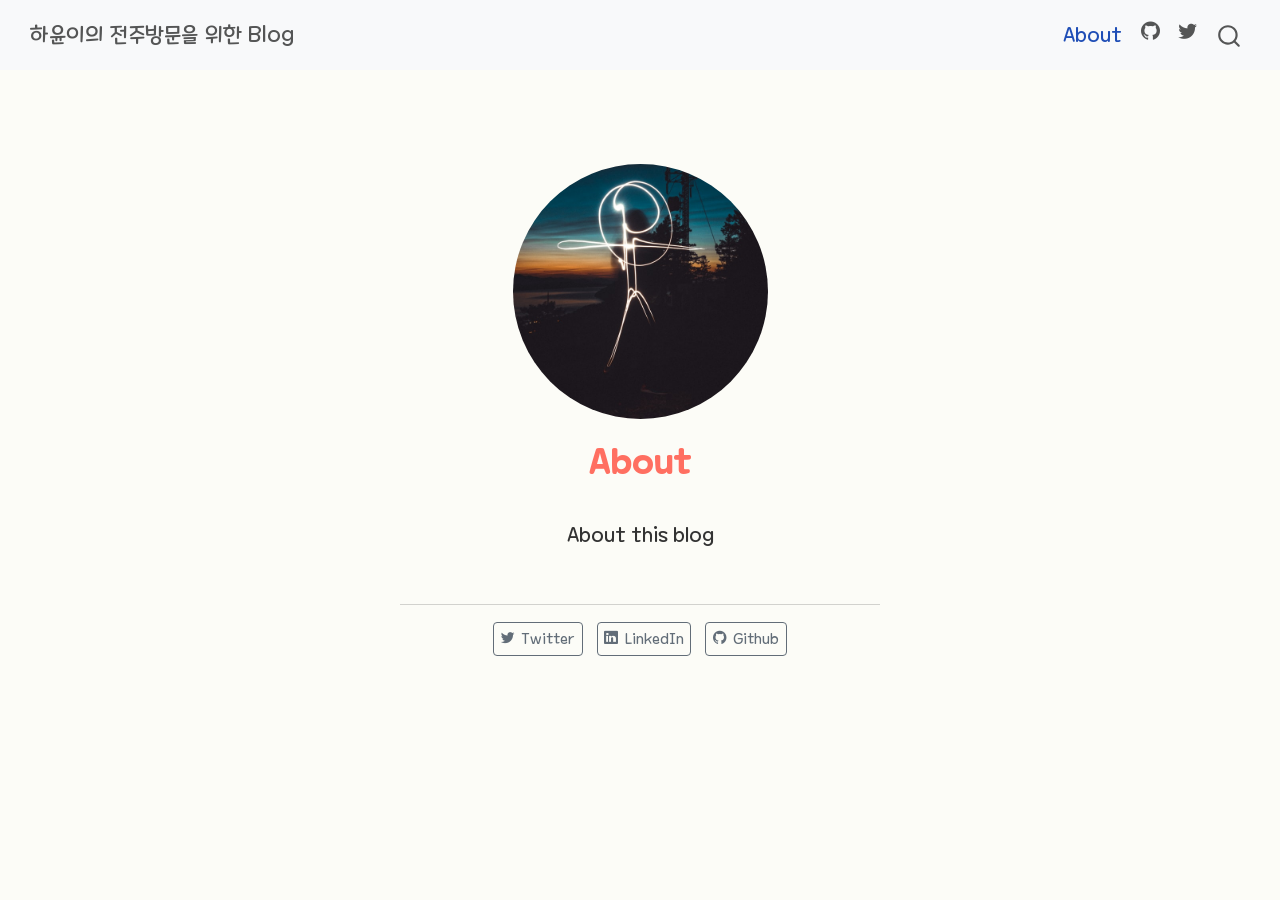
<file: about.html>
<!DOCTYPE html>
<html xmlns="http://www.w3.org/1999/xhtml" lang="en" xml:lang="en"><head>

<meta charset="utf-8">
<meta name="generator" content="quarto-1.6.42">

<meta name="viewport" content="width=device-width, initial-scale=1.0, user-scalable=yes">


<title>About – 하윤이의 전주방문을 위한 Blog</title>
<style>
code{white-space: pre-wrap;}
span.smallcaps{font-variant: small-caps;}
div.columns{display: flex; gap: min(4vw, 1.5em);}
div.column{flex: auto; overflow-x: auto;}
div.hanging-indent{margin-left: 1.5em; text-indent: -1.5em;}
ul.task-list{list-style: none;}
ul.task-list li input[type="checkbox"] {
  width: 0.8em;
  margin: 0 0.8em 0.2em -1em; /* quarto-specific, see https://github.com/quarto-dev/quarto-cli/issues/4556 */ 
  vertical-align: middle;
}
</style>


<script src="site_libs/quarto-nav/quarto-nav.js"></script>
<script src="site_libs/quarto-nav/headroom.min.js"></script>
<script src="site_libs/clipboard/clipboard.min.js"></script>
<script src="site_libs/quarto-search/autocomplete.umd.js"></script>
<script src="site_libs/quarto-search/fuse.min.js"></script>
<script src="site_libs/quarto-search/quarto-search.js"></script>
<meta name="quarto:offset" content="./">
<script src="site_libs/quarto-html/quarto.js"></script>
<script src="site_libs/quarto-html/popper.min.js"></script>
<script src="site_libs/quarto-html/tippy.umd.min.js"></script>
<link href="site_libs/quarto-html/tippy.css" rel="stylesheet">
<link href="site_libs/quarto-html/quarto-syntax-highlighting-de84f8d6bb715db06a919283c2d1e787.css" rel="stylesheet" id="quarto-text-highlighting-styles">
<script src="site_libs/bootstrap/bootstrap.min.js"></script>
<link href="site_libs/bootstrap/bootstrap-icons.css" rel="stylesheet">
<link href="site_libs/bootstrap/bootstrap-251ce1ae7a9effd692ba97c003cecf85.min.css" rel="stylesheet" append-hash="true" id="quarto-bootstrap" data-mode="light">
<script id="quarto-search-options" type="application/json">{
  "location": "navbar",
  "copy-button": false,
  "collapse-after": 3,
  "panel-placement": "end",
  "type": "overlay",
  "limit": 50,
  "keyboard-shortcut": [
    "f",
    "/",
    "s"
  ],
  "show-item-context": false,
  "language": {
    "search-no-results-text": "No results",
    "search-matching-documents-text": "matching documents",
    "search-copy-link-title": "Copy link to search",
    "search-hide-matches-text": "Hide additional matches",
    "search-more-match-text": "more match in this document",
    "search-more-matches-text": "more matches in this document",
    "search-clear-button-title": "Clear",
    "search-text-placeholder": "",
    "search-detached-cancel-button-title": "Cancel",
    "search-submit-button-title": "Submit",
    "search-label": "Search"
  }
}</script>


<link rel="stylesheet" href="styles.css">
</head>

<body class="nav-fixed fullcontent">

<div id="quarto-search-results"></div>
  <header id="quarto-header" class="headroom fixed-top">
    <nav class="navbar navbar-expand-lg " data-bs-theme="dark">
      <div class="navbar-container container-fluid">
      <div class="navbar-brand-container mx-auto">
    <a class="navbar-brand" href="./index.html">
    <span class="navbar-title">하윤이의 전주방문을 위한 Blog</span>
    </a>
  </div>
            <div id="quarto-search" class="" title="Search"></div>
          <button class="navbar-toggler" type="button" data-bs-toggle="collapse" data-bs-target="#navbarCollapse" aria-controls="navbarCollapse" role="menu" aria-expanded="false" aria-label="Toggle navigation" onclick="if (window.quartoToggleHeadroom) { window.quartoToggleHeadroom(); }">
  <span class="navbar-toggler-icon"></span>
</button>
          <div class="collapse navbar-collapse" id="navbarCollapse">
            <ul class="navbar-nav navbar-nav-scroll ms-auto">
  <li class="nav-item">
    <a class="nav-link active" href="./about.html" aria-current="page"> 
<span class="menu-text">About</span></a>
  </li>  
  <li class="nav-item compact">
    <a class="nav-link" href="https://github.com/"> <i class="bi bi-github" role="img">
</i> 
<span class="menu-text"></span></a>
  </li>  
  <li class="nav-item compact">
    <a class="nav-link" href="https://twitter.com"> <i class="bi bi-twitter" role="img">
</i> 
<span class="menu-text"></span></a>
  </li>  
</ul>
          </div> <!-- /navcollapse -->
            <div class="quarto-navbar-tools">
</div>
      </div> <!-- /container-fluid -->
    </nav>
</header>
<!-- content -->
<div id="quarto-content" class="quarto-container page-columns page-rows-contents page-layout-article page-navbar">
<!-- sidebar -->
<!-- margin-sidebar -->
    
<!-- main -->
<div class="quarto-about-jolla">
  <img src="profile.jpg" class="about-image
  round " style="height: 15em; width: 15em;">
 <header id="title-block-header" class="quarto-title-block default">
<div class="quarto-title">
<h1 class="title">About</h1>
</div>
<div class="quarto-title-meta">
  </div>
</header><main class="content" id="quarto-document-content">
<p>About this blog</p>


</main> 
  <hr class="about-sep">
   <div class="about-links">
  <a href="https://twitter.com" class="about-link" rel="" target="">
    <i class="bi bi-twitter"></i>
     <span class="about-link-text">Twitter</span>
  </a>
  <a href="https://linkedin.com" class="about-link" rel="" target="">
    <i class="bi bi-linkedin"></i>
     <span class="about-link-text">LinkedIn</span>
  </a>
  <a href="https://github.com" class="about-link" rel="" target="">
    <i class="bi bi-github"></i>
     <span class="about-link-text">Github</span>
  </a>
</div>
</div>
 <!-- /main -->
<script id="quarto-html-after-body" type="application/javascript">
window.document.addEventListener("DOMContentLoaded", function (event) {
  const toggleBodyColorMode = (bsSheetEl) => {
    const mode = bsSheetEl.getAttribute("data-mode");
    const bodyEl = window.document.querySelector("body");
    if (mode === "dark") {
      bodyEl.classList.add("quarto-dark");
      bodyEl.classList.remove("quarto-light");
    } else {
      bodyEl.classList.add("quarto-light");
      bodyEl.classList.remove("quarto-dark");
    }
  }
  const toggleBodyColorPrimary = () => {
    const bsSheetEl = window.document.querySelector("link#quarto-bootstrap");
    if (bsSheetEl) {
      toggleBodyColorMode(bsSheetEl);
    }
  }
  toggleBodyColorPrimary();  
  const isCodeAnnotation = (el) => {
    for (const clz of el.classList) {
      if (clz.startsWith('code-annotation-')) {                     
        return true;
      }
    }
    return false;
  }
  const onCopySuccess = function(e) {
    // button target
    const button = e.trigger;
    // don't keep focus
    button.blur();
    // flash "checked"
    button.classList.add('code-copy-button-checked');
    var currentTitle = button.getAttribute("title");
    button.setAttribute("title", "Copied!");
    let tooltip;
    if (window.bootstrap) {
      button.setAttribute("data-bs-toggle", "tooltip");
      button.setAttribute("data-bs-placement", "left");
      button.setAttribute("data-bs-title", "Copied!");
      tooltip = new bootstrap.Tooltip(button, 
        { trigger: "manual", 
          customClass: "code-copy-button-tooltip",
          offset: [0, -8]});
      tooltip.show();    
    }
    setTimeout(function() {
      if (tooltip) {
        tooltip.hide();
        button.removeAttribute("data-bs-title");
        button.removeAttribute("data-bs-toggle");
        button.removeAttribute("data-bs-placement");
      }
      button.setAttribute("title", currentTitle);
      button.classList.remove('code-copy-button-checked');
    }, 1000);
    // clear code selection
    e.clearSelection();
  }
  const getTextToCopy = function(trigger) {
      const codeEl = trigger.previousElementSibling.cloneNode(true);
      for (const childEl of codeEl.children) {
        if (isCodeAnnotation(childEl)) {
          childEl.remove();
        }
      }
      return codeEl.innerText;
  }
  const clipboard = new window.ClipboardJS('.code-copy-button:not([data-in-quarto-modal])', {
    text: getTextToCopy
  });
  clipboard.on('success', onCopySuccess);
  if (window.document.getElementById('quarto-embedded-source-code-modal')) {
    const clipboardModal = new window.ClipboardJS('.code-copy-button[data-in-quarto-modal]', {
      text: getTextToCopy,
      container: window.document.getElementById('quarto-embedded-source-code-modal')
    });
    clipboardModal.on('success', onCopySuccess);
  }
    var localhostRegex = new RegExp(/^(?:http|https):\/\/localhost\:?[0-9]*\//);
    var mailtoRegex = new RegExp(/^mailto:/);
      var filterRegex = new RegExp("https:\/\/miruetoto\.github\.io\/hayoon\/");
    var isInternal = (href) => {
        return filterRegex.test(href) || localhostRegex.test(href) || mailtoRegex.test(href);
    }
    // Inspect non-navigation links and adorn them if external
 	var links = window.document.querySelectorAll('a[href]:not(.nav-link):not(.navbar-brand):not(.toc-action):not(.sidebar-link):not(.sidebar-item-toggle):not(.pagination-link):not(.no-external):not([aria-hidden]):not(.dropdown-item):not(.quarto-navigation-tool):not(.about-link)');
    for (var i=0; i<links.length; i++) {
      const link = links[i];
      if (!isInternal(link.href)) {
        // undo the damage that might have been done by quarto-nav.js in the case of
        // links that we want to consider external
        if (link.dataset.originalHref !== undefined) {
          link.href = link.dataset.originalHref;
        }
      }
    }
  function tippyHover(el, contentFn, onTriggerFn, onUntriggerFn) {
    const config = {
      allowHTML: true,
      maxWidth: 500,
      delay: 100,
      arrow: false,
      appendTo: function(el) {
          return el.parentElement;
      },
      interactive: true,
      interactiveBorder: 10,
      theme: 'quarto',
      placement: 'bottom-start',
    };
    if (contentFn) {
      config.content = contentFn;
    }
    if (onTriggerFn) {
      config.onTrigger = onTriggerFn;
    }
    if (onUntriggerFn) {
      config.onUntrigger = onUntriggerFn;
    }
    window.tippy(el, config); 
  }
  const noterefs = window.document.querySelectorAll('a[role="doc-noteref"]');
  for (var i=0; i<noterefs.length; i++) {
    const ref = noterefs[i];
    tippyHover(ref, function() {
      // use id or data attribute instead here
      let href = ref.getAttribute('data-footnote-href') || ref.getAttribute('href');
      try { href = new URL(href).hash; } catch {}
      const id = href.replace(/^#\/?/, "");
      const note = window.document.getElementById(id);
      if (note) {
        return note.innerHTML;
      } else {
        return "";
      }
    });
  }
  const xrefs = window.document.querySelectorAll('a.quarto-xref');
  const processXRef = (id, note) => {
    // Strip column container classes
    const stripColumnClz = (el) => {
      el.classList.remove("page-full", "page-columns");
      if (el.children) {
        for (const child of el.children) {
          stripColumnClz(child);
        }
      }
    }
    stripColumnClz(note)
    if (id === null || id.startsWith('sec-')) {
      // Special case sections, only their first couple elements
      const container = document.createElement("div");
      if (note.children && note.children.length > 2) {
        container.appendChild(note.children[0].cloneNode(true));
        for (let i = 1; i < note.children.length; i++) {
          const child = note.children[i];
          if (child.tagName === "P" && child.innerText === "") {
            continue;
          } else {
            container.appendChild(child.cloneNode(true));
            break;
          }
        }
        if (window.Quarto?.typesetMath) {
          window.Quarto.typesetMath(container);
        }
        return container.innerHTML
      } else {
        if (window.Quarto?.typesetMath) {
          window.Quarto.typesetMath(note);
        }
        return note.innerHTML;
      }
    } else {
      // Remove any anchor links if they are present
      const anchorLink = note.querySelector('a.anchorjs-link');
      if (anchorLink) {
        anchorLink.remove();
      }
      if (window.Quarto?.typesetMath) {
        window.Quarto.typesetMath(note);
      }
      if (note.classList.contains("callout")) {
        return note.outerHTML;
      } else {
        return note.innerHTML;
      }
    }
  }
  for (var i=0; i<xrefs.length; i++) {
    const xref = xrefs[i];
    tippyHover(xref, undefined, function(instance) {
      instance.disable();
      let url = xref.getAttribute('href');
      let hash = undefined; 
      if (url.startsWith('#')) {
        hash = url;
      } else {
        try { hash = new URL(url).hash; } catch {}
      }
      if (hash) {
        const id = hash.replace(/^#\/?/, "");
        const note = window.document.getElementById(id);
        if (note !== null) {
          try {
            const html = processXRef(id, note.cloneNode(true));
            instance.setContent(html);
          } finally {
            instance.enable();
            instance.show();
          }
        } else {
          // See if we can fetch this
          fetch(url.split('#')[0])
          .then(res => res.text())
          .then(html => {
            const parser = new DOMParser();
            const htmlDoc = parser.parseFromString(html, "text/html");
            const note = htmlDoc.getElementById(id);
            if (note !== null) {
              const html = processXRef(id, note);
              instance.setContent(html);
            } 
          }).finally(() => {
            instance.enable();
            instance.show();
          });
        }
      } else {
        // See if we can fetch a full url (with no hash to target)
        // This is a special case and we should probably do some content thinning / targeting
        fetch(url)
        .then(res => res.text())
        .then(html => {
          const parser = new DOMParser();
          const htmlDoc = parser.parseFromString(html, "text/html");
          const note = htmlDoc.querySelector('main.content');
          if (note !== null) {
            // This should only happen for chapter cross references
            // (since there is no id in the URL)
            // remove the first header
            if (note.children.length > 0 && note.children[0].tagName === "HEADER") {
              note.children[0].remove();
            }
            const html = processXRef(null, note);
            instance.setContent(html);
          } 
        }).finally(() => {
          instance.enable();
          instance.show();
        });
      }
    }, function(instance) {
    });
  }
      let selectedAnnoteEl;
      const selectorForAnnotation = ( cell, annotation) => {
        let cellAttr = 'data-code-cell="' + cell + '"';
        let lineAttr = 'data-code-annotation="' +  annotation + '"';
        const selector = 'span[' + cellAttr + '][' + lineAttr + ']';
        return selector;
      }
      const selectCodeLines = (annoteEl) => {
        const doc = window.document;
        const targetCell = annoteEl.getAttribute("data-target-cell");
        const targetAnnotation = annoteEl.getAttribute("data-target-annotation");
        const annoteSpan = window.document.querySelector(selectorForAnnotation(targetCell, targetAnnotation));
        const lines = annoteSpan.getAttribute("data-code-lines").split(",");
        const lineIds = lines.map((line) => {
          return targetCell + "-" + line;
        })
        let top = null;
        let height = null;
        let parent = null;
        if (lineIds.length > 0) {
            //compute the position of the single el (top and bottom and make a div)
            const el = window.document.getElementById(lineIds[0]);
            top = el.offsetTop;
            height = el.offsetHeight;
            parent = el.parentElement.parentElement;
          if (lineIds.length > 1) {
            const lastEl = window.document.getElementById(lineIds[lineIds.length - 1]);
            const bottom = lastEl.offsetTop + lastEl.offsetHeight;
            height = bottom - top;
          }
          if (top !== null && height !== null && parent !== null) {
            // cook up a div (if necessary) and position it 
            let div = window.document.getElementById("code-annotation-line-highlight");
            if (div === null) {
              div = window.document.createElement("div");
              div.setAttribute("id", "code-annotation-line-highlight");
              div.style.position = 'absolute';
              parent.appendChild(div);
            }
            div.style.top = top - 2 + "px";
            div.style.height = height + 4 + "px";
            div.style.left = 0;
            let gutterDiv = window.document.getElementById("code-annotation-line-highlight-gutter");
            if (gutterDiv === null) {
              gutterDiv = window.document.createElement("div");
              gutterDiv.setAttribute("id", "code-annotation-line-highlight-gutter");
              gutterDiv.style.position = 'absolute';
              const codeCell = window.document.getElementById(targetCell);
              const gutter = codeCell.querySelector('.code-annotation-gutter');
              gutter.appendChild(gutterDiv);
            }
            gutterDiv.style.top = top - 2 + "px";
            gutterDiv.style.height = height + 4 + "px";
          }
          selectedAnnoteEl = annoteEl;
        }
      };
      const unselectCodeLines = () => {
        const elementsIds = ["code-annotation-line-highlight", "code-annotation-line-highlight-gutter"];
        elementsIds.forEach((elId) => {
          const div = window.document.getElementById(elId);
          if (div) {
            div.remove();
          }
        });
        selectedAnnoteEl = undefined;
      };
        // Handle positioning of the toggle
    window.addEventListener(
      "resize",
      throttle(() => {
        elRect = undefined;
        if (selectedAnnoteEl) {
          selectCodeLines(selectedAnnoteEl);
        }
      }, 10)
    );
    function throttle(fn, ms) {
    let throttle = false;
    let timer;
      return (...args) => {
        if(!throttle) { // first call gets through
            fn.apply(this, args);
            throttle = true;
        } else { // all the others get throttled
            if(timer) clearTimeout(timer); // cancel #2
            timer = setTimeout(() => {
              fn.apply(this, args);
              timer = throttle = false;
            }, ms);
        }
      };
    }
      // Attach click handler to the DT
      const annoteDls = window.document.querySelectorAll('dt[data-target-cell]');
      for (const annoteDlNode of annoteDls) {
        annoteDlNode.addEventListener('click', (event) => {
          const clickedEl = event.target;
          if (clickedEl !== selectedAnnoteEl) {
            unselectCodeLines();
            const activeEl = window.document.querySelector('dt[data-target-cell].code-annotation-active');
            if (activeEl) {
              activeEl.classList.remove('code-annotation-active');
            }
            selectCodeLines(clickedEl);
            clickedEl.classList.add('code-annotation-active');
          } else {
            // Unselect the line
            unselectCodeLines();
            clickedEl.classList.remove('code-annotation-active');
          }
        });
      }
  const findCites = (el) => {
    const parentEl = el.parentElement;
    if (parentEl) {
      const cites = parentEl.dataset.cites;
      if (cites) {
        return {
          el,
          cites: cites.split(' ')
        };
      } else {
        return findCites(el.parentElement)
      }
    } else {
      return undefined;
    }
  };
  var bibliorefs = window.document.querySelectorAll('a[role="doc-biblioref"]');
  for (var i=0; i<bibliorefs.length; i++) {
    const ref = bibliorefs[i];
    const citeInfo = findCites(ref);
    if (citeInfo) {
      tippyHover(citeInfo.el, function() {
        var popup = window.document.createElement('div');
        citeInfo.cites.forEach(function(cite) {
          var citeDiv = window.document.createElement('div');
          citeDiv.classList.add('hanging-indent');
          citeDiv.classList.add('csl-entry');
          var biblioDiv = window.document.getElementById('ref-' + cite);
          if (biblioDiv) {
            citeDiv.innerHTML = biblioDiv.innerHTML;
          }
          popup.appendChild(citeDiv);
        });
        return popup.innerHTML;
      });
    }
  }
});
</script>
</div> <!-- /content -->




</body></html>
</file>
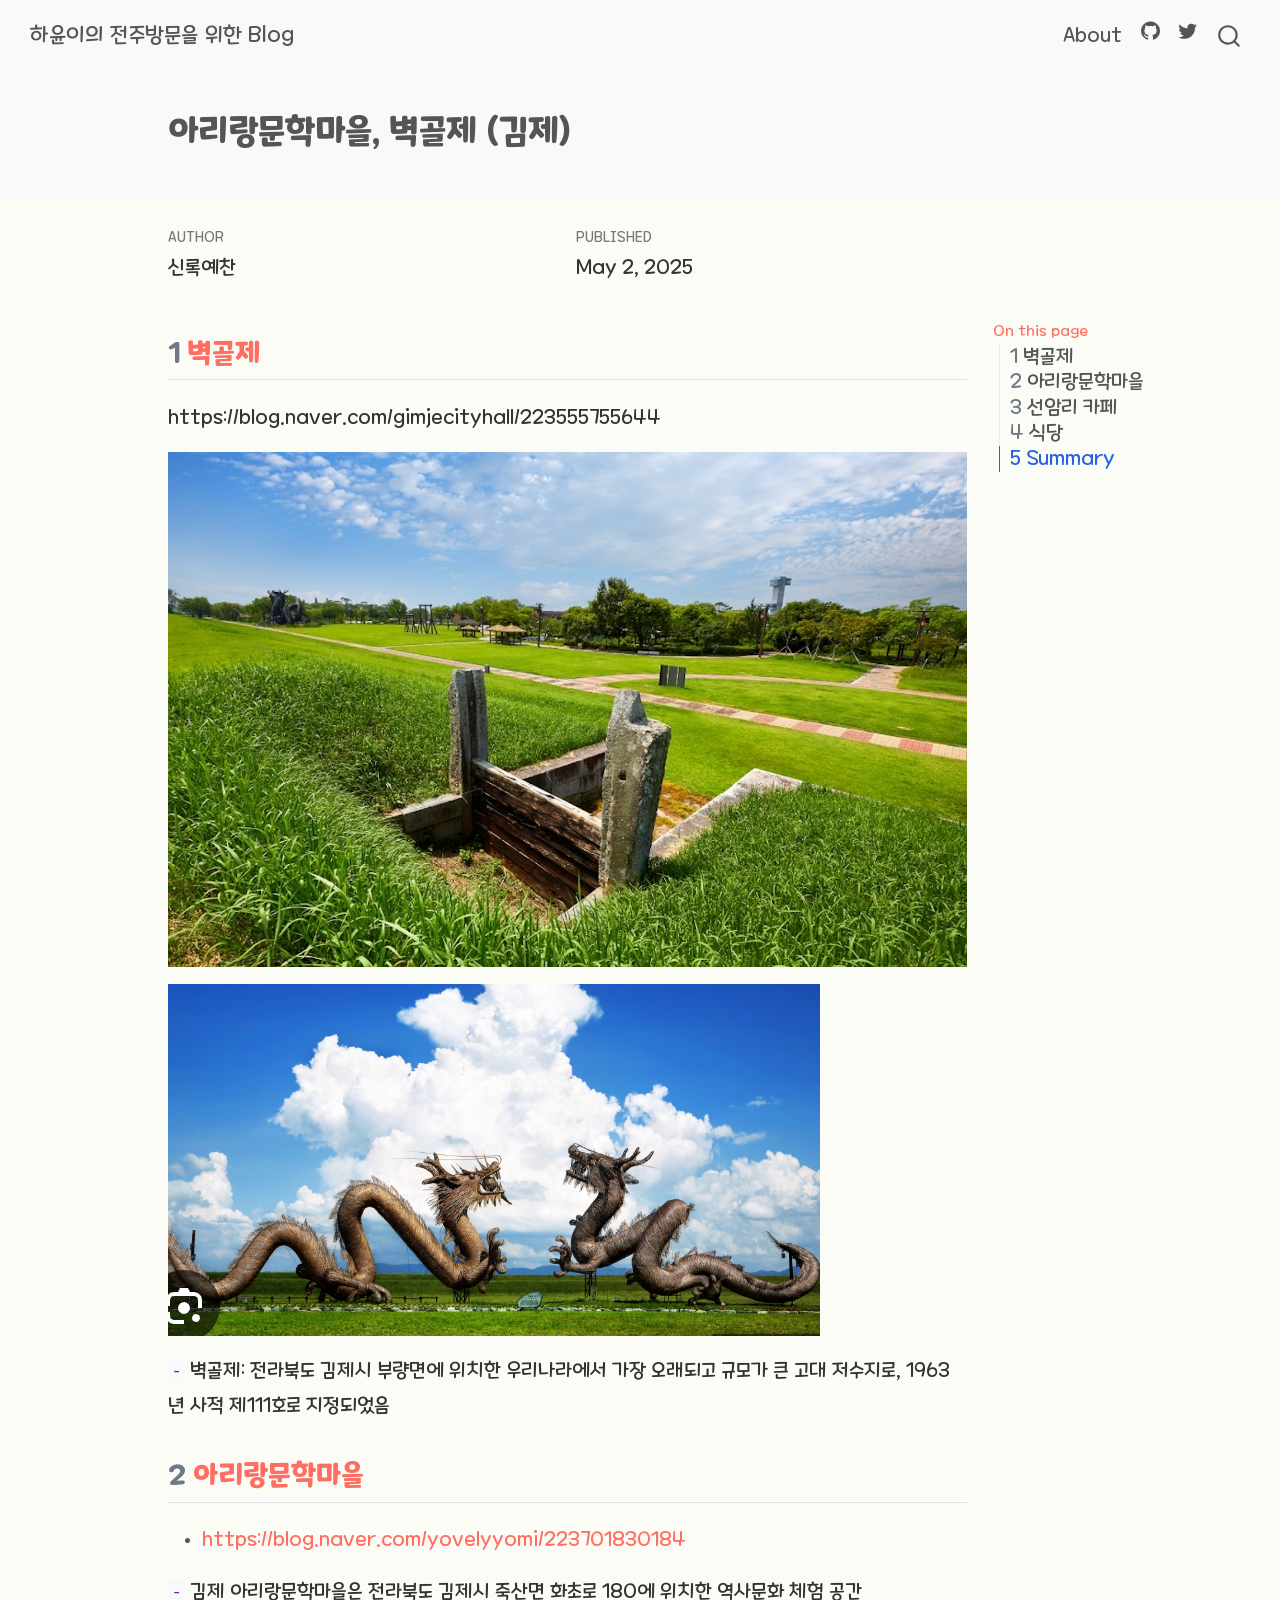
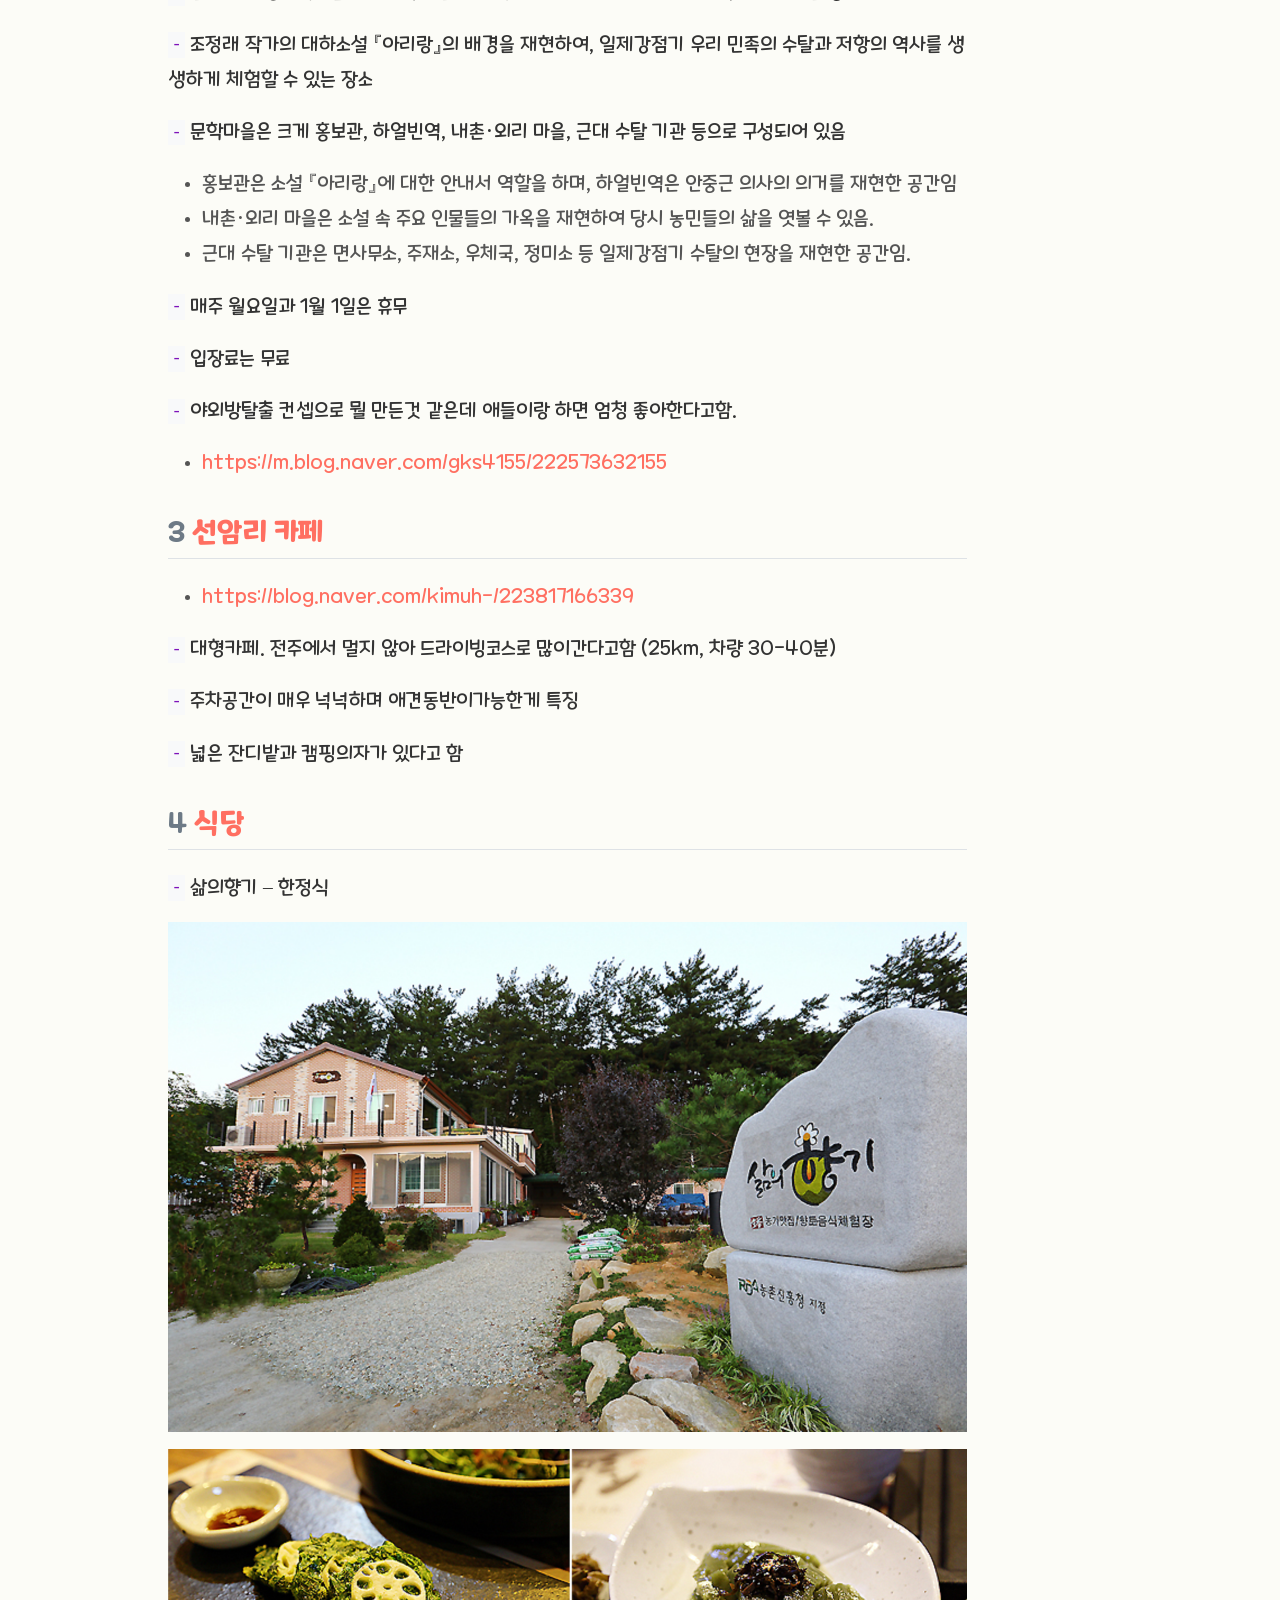
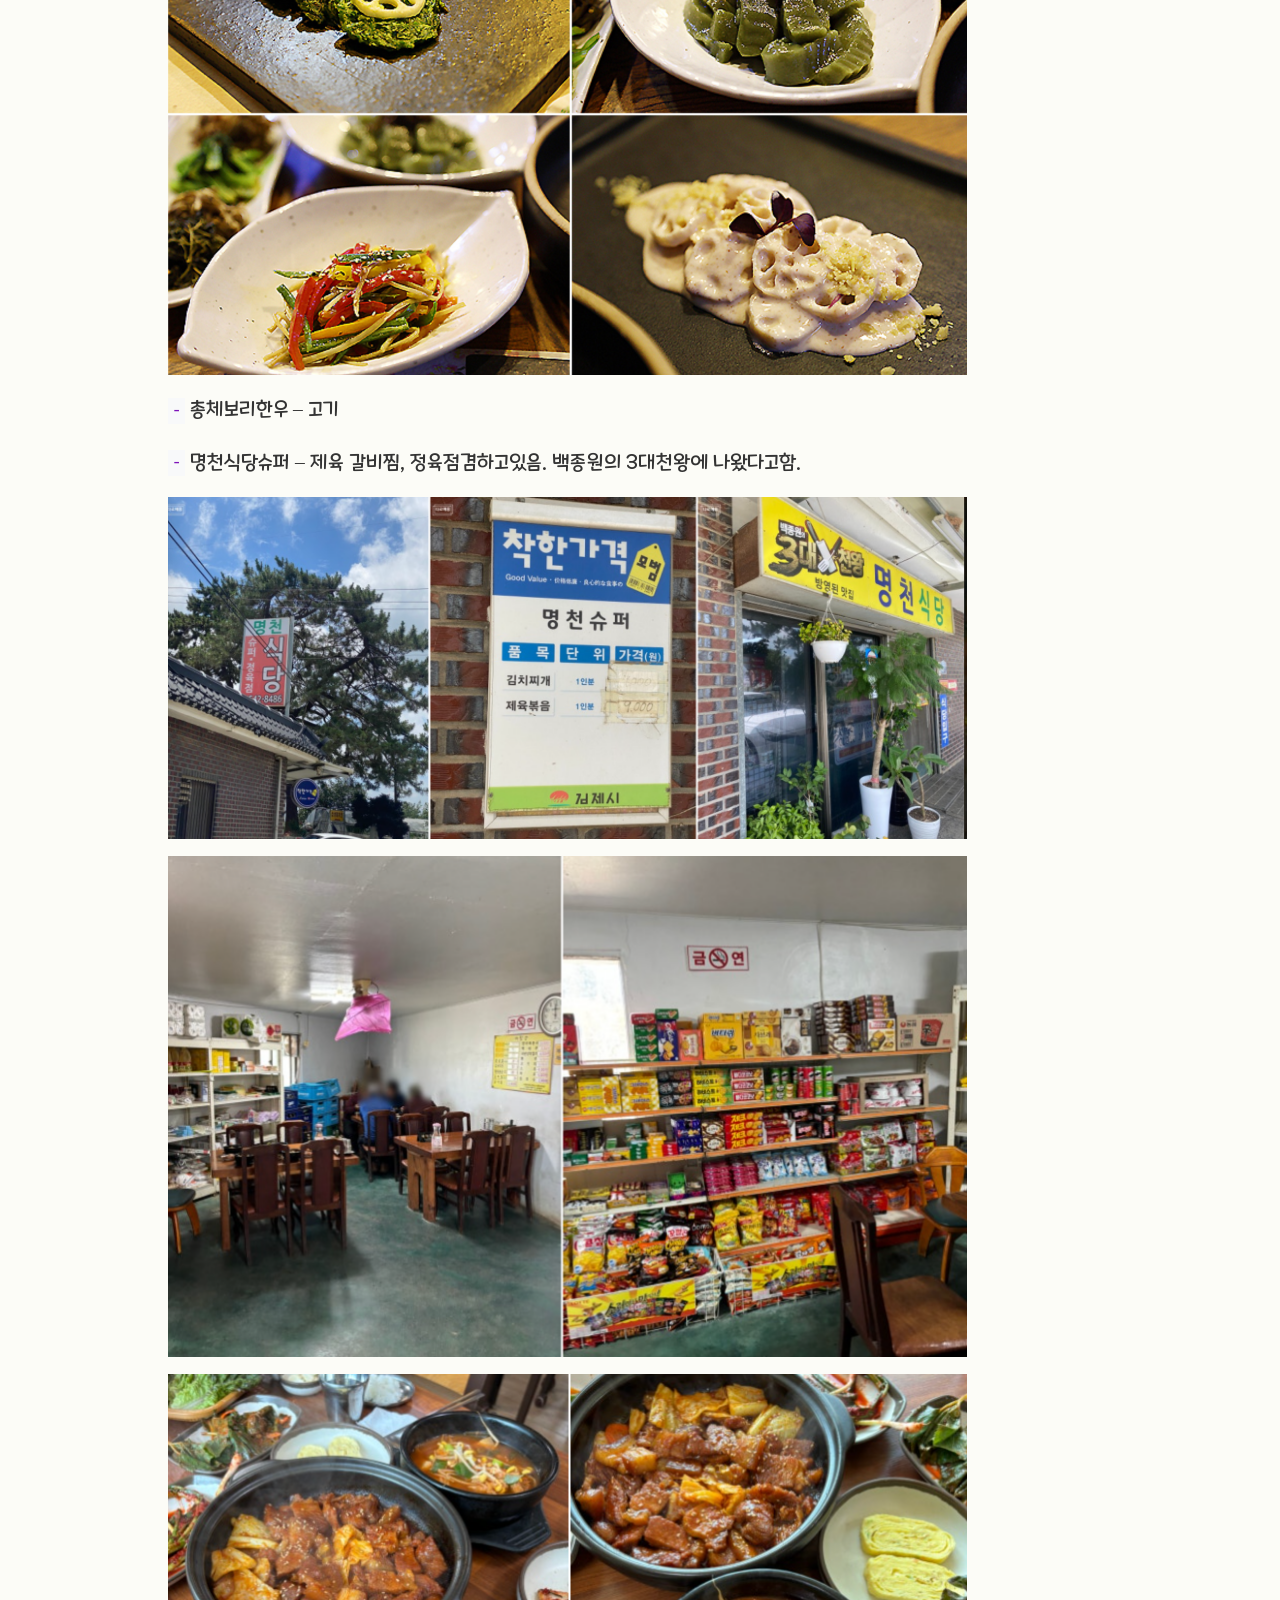
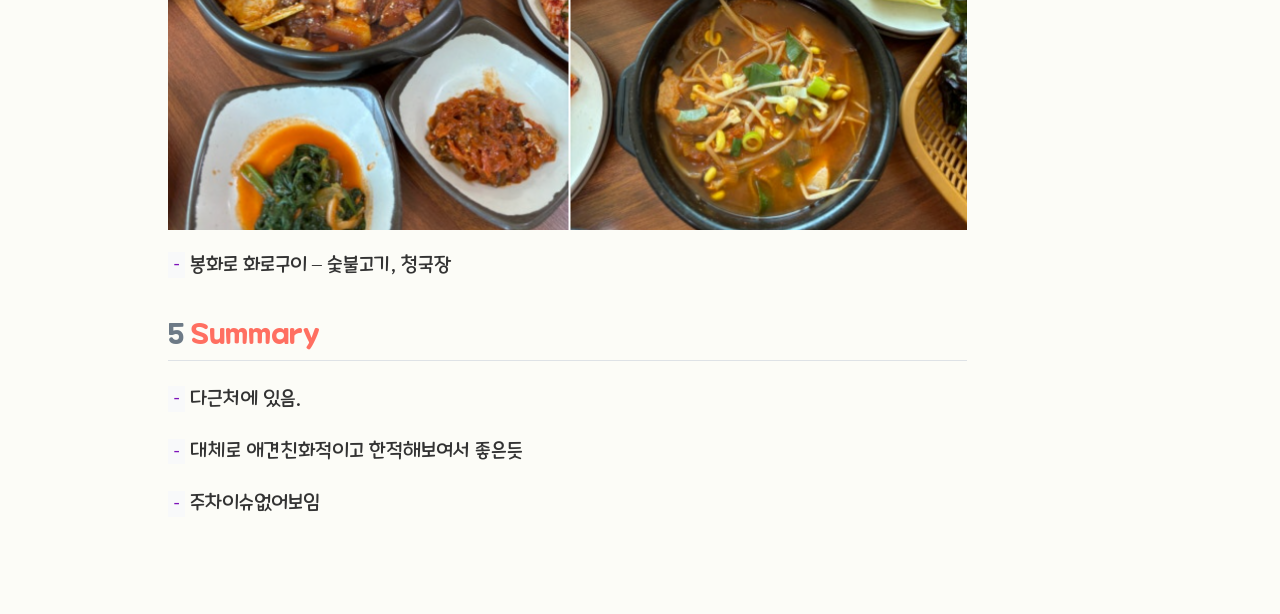
<file: posts/김제.html>
<!DOCTYPE html>
<html xmlns="http://www.w3.org/1999/xhtml" lang="en" xml:lang="en"><head>

<meta charset="utf-8">
<meta name="generator" content="quarto-1.6.42">

<meta name="viewport" content="width=device-width, initial-scale=1.0, user-scalable=yes">

<meta name="author" content="신록예찬">
<meta name="dcterms.date" content="2025-05-02">

<title>아리랑문학마을, 벽골제 (김제) – 하윤이의 전주방문을 위한 Blog</title>
<style>
code{white-space: pre-wrap;}
span.smallcaps{font-variant: small-caps;}
div.columns{display: flex; gap: min(4vw, 1.5em);}
div.column{flex: auto; overflow-x: auto;}
div.hanging-indent{margin-left: 1.5em; text-indent: -1.5em;}
ul.task-list{list-style: none;}
ul.task-list li input[type="checkbox"] {
  width: 0.8em;
  margin: 0 0.8em 0.2em -1em; /* quarto-specific, see https://github.com/quarto-dev/quarto-cli/issues/4556 */ 
  vertical-align: middle;
}
</style>


<script src="../site_libs/quarto-nav/quarto-nav.js"></script>
<script src="../site_libs/quarto-nav/headroom.min.js"></script>
<script src="../site_libs/clipboard/clipboard.min.js"></script>
<script src="../site_libs/quarto-search/autocomplete.umd.js"></script>
<script src="../site_libs/quarto-search/fuse.min.js"></script>
<script src="../site_libs/quarto-search/quarto-search.js"></script>
<meta name="quarto:offset" content="../">
<script src="../site_libs/quarto-html/quarto.js"></script>
<script src="../site_libs/quarto-html/popper.min.js"></script>
<script src="../site_libs/quarto-html/tippy.umd.min.js"></script>
<script src="../site_libs/quarto-html/anchor.min.js"></script>
<link href="../site_libs/quarto-html/tippy.css" rel="stylesheet">
<link href="../site_libs/quarto-html/quarto-syntax-highlighting-de84f8d6bb715db06a919283c2d1e787.css" rel="stylesheet" id="quarto-text-highlighting-styles">
<script src="../site_libs/bootstrap/bootstrap.min.js"></script>
<link href="../site_libs/bootstrap/bootstrap-icons.css" rel="stylesheet">
<link href="../site_libs/bootstrap/bootstrap-251ce1ae7a9effd692ba97c003cecf85.min.css" rel="stylesheet" append-hash="true" id="quarto-bootstrap" data-mode="light">
<script id="quarto-search-options" type="application/json">{
  "location": "navbar",
  "copy-button": false,
  "collapse-after": 3,
  "panel-placement": "end",
  "type": "overlay",
  "limit": 50,
  "keyboard-shortcut": [
    "f",
    "/",
    "s"
  ],
  "show-item-context": false,
  "language": {
    "search-no-results-text": "No results",
    "search-matching-documents-text": "matching documents",
    "search-copy-link-title": "Copy link to search",
    "search-hide-matches-text": "Hide additional matches",
    "search-more-match-text": "more match in this document",
    "search-more-matches-text": "more matches in this document",
    "search-clear-button-title": "Clear",
    "search-text-placeholder": "",
    "search-detached-cancel-button-title": "Cancel",
    "search-submit-button-title": "Submit",
    "search-label": "Search"
  }
}</script>


<link rel="stylesheet" href="../styles.css">
</head>

<body class="nav-fixed">

<div id="quarto-search-results"></div>
  <header id="quarto-header" class="headroom fixed-top quarto-banner">
    <nav class="navbar navbar-expand-lg " data-bs-theme="dark">
      <div class="navbar-container container-fluid">
      <div class="navbar-brand-container mx-auto">
    <a class="navbar-brand" href="../index.html">
    <span class="navbar-title">하윤이의 전주방문을 위한 Blog</span>
    </a>
  </div>
            <div id="quarto-search" class="" title="Search"></div>
          <button class="navbar-toggler" type="button" data-bs-toggle="collapse" data-bs-target="#navbarCollapse" aria-controls="navbarCollapse" role="menu" aria-expanded="false" aria-label="Toggle navigation" onclick="if (window.quartoToggleHeadroom) { window.quartoToggleHeadroom(); }">
  <span class="navbar-toggler-icon"></span>
</button>
          <div class="collapse navbar-collapse" id="navbarCollapse">
            <ul class="navbar-nav navbar-nav-scroll ms-auto">
  <li class="nav-item">
    <a class="nav-link" href="../about.html"> 
<span class="menu-text">About</span></a>
  </li>  
  <li class="nav-item compact">
    <a class="nav-link" href="https://github.com/"> <i class="bi bi-github" role="img">
</i> 
<span class="menu-text"></span></a>
  </li>  
  <li class="nav-item compact">
    <a class="nav-link" href="https://twitter.com"> <i class="bi bi-twitter" role="img">
</i> 
<span class="menu-text"></span></a>
  </li>  
</ul>
          </div> <!-- /navcollapse -->
            <div class="quarto-navbar-tools">
</div>
      </div> <!-- /container-fluid -->
    </nav>
</header>
<!-- content -->
<header id="title-block-header" class="quarto-title-block default page-columns page-full">
  <div class="quarto-title-banner page-columns page-full">
    <div class="quarto-title column-body">
      <h1 class="title">아리랑문학마을, 벽골제 (김제)</h1>
                      </div>
  </div>
    
  
  <div class="quarto-title-meta">

      <div>
      <div class="quarto-title-meta-heading">Author</div>
      <div class="quarto-title-meta-contents">
               <p>신록예찬 </p>
            </div>
    </div>
      
      <div>
      <div class="quarto-title-meta-heading">Published</div>
      <div class="quarto-title-meta-contents">
        <p class="date">May 2, 2025</p>
      </div>
    </div>
    
      
    </div>
    
  
  </header><div id="quarto-content" class="quarto-container page-columns page-rows-contents page-layout-article page-navbar">
<!-- sidebar -->
<!-- margin-sidebar -->
    <div id="quarto-margin-sidebar" class="sidebar margin-sidebar">
        <nav id="TOC" role="doc-toc" class="toc-active">
    <h2 id="toc-title">On this page</h2>
   
  <ul>
  <li><a href="#벽골제" id="toc-벽골제" class="nav-link active" data-scroll-target="#벽골제"><span class="header-section-number">1</span> 벽골제</a></li>
  <li><a href="#아리랑문학마을" id="toc-아리랑문학마을" class="nav-link" data-scroll-target="#아리랑문학마을"><span class="header-section-number">2</span> 아리랑문학마을</a></li>
  <li><a href="#선암리-카페" id="toc-선암리-카페" class="nav-link" data-scroll-target="#선암리-카페"><span class="header-section-number">3</span> 선암리 카페</a></li>
  <li><a href="#식당" id="toc-식당" class="nav-link" data-scroll-target="#식당"><span class="header-section-number">4</span> 식당</a></li>
  <li><a href="#summary" id="toc-summary" class="nav-link" data-scroll-target="#summary"><span class="header-section-number">5</span> Summary</a></li>
  </ul>
</nav>
    </div>
<!-- main -->
<main class="content quarto-banner-title-block" id="quarto-document-content">





<section id="벽골제" class="level2" data-number="1">
<h2 data-number="1" class="anchored" data-anchor-id="벽골제"><span class="header-section-number">1</span> 벽골제</h2>
<p>https://blog.naver.com/gimjecityhall/223555755644</p>
<p><img src="김제_files/figure-html/a417f410-6dcb-4f55-a4ba-3478ad619386-1-164de98b-156d-4552-96c2-79577f747a51.png" class="img-fluid"></p>
<p><img src="김제_files/figure-html/088dac28-f477-40a8-b4ce-88c23ef332e8-1-7bd3171b-556c-43e5-ab15-fd56cfb2a529.png" class="img-fluid"></p>
<p><code>-</code> 벽골제: 전라북도 김제시 부량면에 위치한 우리나라에서 가장 오래되고 규모가 큰 고대 저수지로, 1963년 사적 제111호로 지정되었음</p>
</section>
<section id="아리랑문학마을" class="level2" data-number="2">
<h2 data-number="2" class="anchored" data-anchor-id="아리랑문학마을"><span class="header-section-number">2</span> 아리랑문학마을</h2>
<ul>
<li><a href="https://blog.naver.com/yovelyyomi/223701830184" class="uri">https://blog.naver.com/yovelyyomi/223701830184</a></li>
</ul>
<p><code>-</code> 김제 아리랑문학마을은 전라북도 김제시 죽산면 화초로 180에 위치한 역사문화 체험 공간</p>
<p><code>-</code> 조정래 작가의 대하소설 『아리랑』의 배경을 재현하여, 일제강점기 우리 민족의 수탈과 저항의 역사를 생생하게 체험할 수 있는 장소</p>
<p><code>-</code> 문학마을은 크게 홍보관, 하얼빈역, 내촌·외리 마을, 근대 수탈 기관 등으로 구성되어 있음</p>
<ul>
<li>홍보관은 소설 『아리랑』에 대한 안내서 역할을 하며, 하얼빈역은 안중근 의사의 의거를 재현한 공간임</li>
<li>내촌·외리 마을은 소설 속 주요 인물들의 가옥을 재현하여 당시 농민들의 삶을 엿볼 수 있음.</li>
<li>근대 수탈 기관은 면사무소, 주재소, 우체국, 정미소 등 일제강점기 수탈의 현장을 재현한 공간임.</li>
</ul>
<p><code>-</code> 매주 월요일과 1월 1일은 휴무</p>
<p><code>-</code> 입장료는 무료</p>
<p><code>-</code> 야외방탈출 컨셉으로 뭘 만든것 같은데 애들이랑 하면 엄청 좋아한다고함.</p>
<ul>
<li><a href="https://m.blog.naver.com/gks4155/222573632155" class="uri">https://m.blog.naver.com/gks4155/222573632155</a></li>
</ul>
</section>
<section id="선암리-카페" class="level2" data-number="3">
<h2 data-number="3" class="anchored" data-anchor-id="선암리-카페"><span class="header-section-number">3</span> 선암리 카페</h2>
<ul>
<li><a href="https://blog.naver.com/kimuh-/223817166339" class="uri">https://blog.naver.com/kimuh-/223817166339</a></li>
</ul>
<p><code>-</code> 대형카페. 전주에서 멀지 않아 드라이빙코스로 많이간다고함 (25km, 차량 30-40분)</p>
<p><code>-</code> 주차공간이 매우 넉넉하며 애견동반이가능한게 특징</p>
<p><code>-</code> 넓은 잔디밭과 캠핑의자가 있다고 함</p>
</section>
<section id="식당" class="level2" data-number="4">
<h2 data-number="4" class="anchored" data-anchor-id="식당"><span class="header-section-number">4</span> 식당</h2>
<p><code>-</code> 삶의향기 – 한정식</p>
<p><img src="김제_files/figure-html/69d12584-4a83-4b32-995b-dc8e22504194-1-6127dfa5-392e-4c9a-83ab-e1791addc69c.png" class="img-fluid"></p>
<p><img src="김제_files/figure-html/26eebf18-2caf-491f-99b1-84b1f5298a7c-1-5930da5c-843f-46cf-bf0b-596121a5dc25.png" class="img-fluid"></p>
<p><code>-</code> 총체보리한우 – 고기</p>
<p><code>-</code> 명천식당슈퍼 – 제육 갈비찜, 정육점겸하고있음. 백종원의 3대천왕에 나왔다고함.</p>
<p><img src="김제_files/figure-html/56c5b16c-ea28-4c2b-ba1d-142c8e1cde6a-1-dfc45f29-5cfd-4d40-922e-83bec8c684f6.png" class="img-fluid"></p>
<p><img src="김제_files/figure-html/ea35fda4-2fa2-482d-82ee-c6ef8c77775f-1-de161d0a-28f0-46e5-926c-75911c901c3f.png" class="img-fluid"></p>
<p><img src="김제_files/figure-html/40f496aa-77a0-42d7-b645-60a90ff2a0fb-1-6fea8d71-a4a6-4028-9d16-6562026d9805.png" class="img-fluid"></p>
<p><code>-</code> 봉화로 화로구이 – 숯불고기, 청국장</p>
</section>
<section id="summary" class="level2" data-number="5">
<h2 data-number="5" class="anchored" data-anchor-id="summary"><span class="header-section-number">5</span> Summary</h2>
<p><code>-</code> 다근처에 있음.</p>
<p><code>-</code> 대체로 애견친화적이고 한적해보여서 좋은듯</p>
<p><code>-</code> 주차이슈없어보임</p>


</section>

</main> <!-- /main -->
<script id="quarto-html-after-body" type="application/javascript">
window.document.addEventListener("DOMContentLoaded", function (event) {
  const toggleBodyColorMode = (bsSheetEl) => {
    const mode = bsSheetEl.getAttribute("data-mode");
    const bodyEl = window.document.querySelector("body");
    if (mode === "dark") {
      bodyEl.classList.add("quarto-dark");
      bodyEl.classList.remove("quarto-light");
    } else {
      bodyEl.classList.add("quarto-light");
      bodyEl.classList.remove("quarto-dark");
    }
  }
  const toggleBodyColorPrimary = () => {
    const bsSheetEl = window.document.querySelector("link#quarto-bootstrap");
    if (bsSheetEl) {
      toggleBodyColorMode(bsSheetEl);
    }
  }
  toggleBodyColorPrimary();  
  const icon = "";
  const anchorJS = new window.AnchorJS();
  anchorJS.options = {
    placement: 'right',
    icon: icon
  };
  anchorJS.add('.anchored');
  const isCodeAnnotation = (el) => {
    for (const clz of el.classList) {
      if (clz.startsWith('code-annotation-')) {                     
        return true;
      }
    }
    return false;
  }
  const onCopySuccess = function(e) {
    // button target
    const button = e.trigger;
    // don't keep focus
    button.blur();
    // flash "checked"
    button.classList.add('code-copy-button-checked');
    var currentTitle = button.getAttribute("title");
    button.setAttribute("title", "Copied!");
    let tooltip;
    if (window.bootstrap) {
      button.setAttribute("data-bs-toggle", "tooltip");
      button.setAttribute("data-bs-placement", "left");
      button.setAttribute("data-bs-title", "Copied!");
      tooltip = new bootstrap.Tooltip(button, 
        { trigger: "manual", 
          customClass: "code-copy-button-tooltip",
          offset: [0, -8]});
      tooltip.show();    
    }
    setTimeout(function() {
      if (tooltip) {
        tooltip.hide();
        button.removeAttribute("data-bs-title");
        button.removeAttribute("data-bs-toggle");
        button.removeAttribute("data-bs-placement");
      }
      button.setAttribute("title", currentTitle);
      button.classList.remove('code-copy-button-checked');
    }, 1000);
    // clear code selection
    e.clearSelection();
  }
  const getTextToCopy = function(trigger) {
      const codeEl = trigger.previousElementSibling.cloneNode(true);
      for (const childEl of codeEl.children) {
        if (isCodeAnnotation(childEl)) {
          childEl.remove();
        }
      }
      return codeEl.innerText;
  }
  const clipboard = new window.ClipboardJS('.code-copy-button:not([data-in-quarto-modal])', {
    text: getTextToCopy
  });
  clipboard.on('success', onCopySuccess);
  if (window.document.getElementById('quarto-embedded-source-code-modal')) {
    const clipboardModal = new window.ClipboardJS('.code-copy-button[data-in-quarto-modal]', {
      text: getTextToCopy,
      container: window.document.getElementById('quarto-embedded-source-code-modal')
    });
    clipboardModal.on('success', onCopySuccess);
  }
    var localhostRegex = new RegExp(/^(?:http|https):\/\/localhost\:?[0-9]*\//);
    var mailtoRegex = new RegExp(/^mailto:/);
      var filterRegex = new RegExp("https:\/\/miruetoto\.github\.io\/hayoon\/");
    var isInternal = (href) => {
        return filterRegex.test(href) || localhostRegex.test(href) || mailtoRegex.test(href);
    }
    // Inspect non-navigation links and adorn them if external
 	var links = window.document.querySelectorAll('a[href]:not(.nav-link):not(.navbar-brand):not(.toc-action):not(.sidebar-link):not(.sidebar-item-toggle):not(.pagination-link):not(.no-external):not([aria-hidden]):not(.dropdown-item):not(.quarto-navigation-tool):not(.about-link)');
    for (var i=0; i<links.length; i++) {
      const link = links[i];
      if (!isInternal(link.href)) {
        // undo the damage that might have been done by quarto-nav.js in the case of
        // links that we want to consider external
        if (link.dataset.originalHref !== undefined) {
          link.href = link.dataset.originalHref;
        }
      }
    }
  function tippyHover(el, contentFn, onTriggerFn, onUntriggerFn) {
    const config = {
      allowHTML: true,
      maxWidth: 500,
      delay: 100,
      arrow: false,
      appendTo: function(el) {
          return el.parentElement;
      },
      interactive: true,
      interactiveBorder: 10,
      theme: 'quarto',
      placement: 'bottom-start',
    };
    if (contentFn) {
      config.content = contentFn;
    }
    if (onTriggerFn) {
      config.onTrigger = onTriggerFn;
    }
    if (onUntriggerFn) {
      config.onUntrigger = onUntriggerFn;
    }
    window.tippy(el, config); 
  }
  const noterefs = window.document.querySelectorAll('a[role="doc-noteref"]');
  for (var i=0; i<noterefs.length; i++) {
    const ref = noterefs[i];
    tippyHover(ref, function() {
      // use id or data attribute instead here
      let href = ref.getAttribute('data-footnote-href') || ref.getAttribute('href');
      try { href = new URL(href).hash; } catch {}
      const id = href.replace(/^#\/?/, "");
      const note = window.document.getElementById(id);
      if (note) {
        return note.innerHTML;
      } else {
        return "";
      }
    });
  }
  const xrefs = window.document.querySelectorAll('a.quarto-xref');
  const processXRef = (id, note) => {
    // Strip column container classes
    const stripColumnClz = (el) => {
      el.classList.remove("page-full", "page-columns");
      if (el.children) {
        for (const child of el.children) {
          stripColumnClz(child);
        }
      }
    }
    stripColumnClz(note)
    if (id === null || id.startsWith('sec-')) {
      // Special case sections, only their first couple elements
      const container = document.createElement("div");
      if (note.children && note.children.length > 2) {
        container.appendChild(note.children[0].cloneNode(true));
        for (let i = 1; i < note.children.length; i++) {
          const child = note.children[i];
          if (child.tagName === "P" && child.innerText === "") {
            continue;
          } else {
            container.appendChild(child.cloneNode(true));
            break;
          }
        }
        if (window.Quarto?.typesetMath) {
          window.Quarto.typesetMath(container);
        }
        return container.innerHTML
      } else {
        if (window.Quarto?.typesetMath) {
          window.Quarto.typesetMath(note);
        }
        return note.innerHTML;
      }
    } else {
      // Remove any anchor links if they are present
      const anchorLink = note.querySelector('a.anchorjs-link');
      if (anchorLink) {
        anchorLink.remove();
      }
      if (window.Quarto?.typesetMath) {
        window.Quarto.typesetMath(note);
      }
      if (note.classList.contains("callout")) {
        return note.outerHTML;
      } else {
        return note.innerHTML;
      }
    }
  }
  for (var i=0; i<xrefs.length; i++) {
    const xref = xrefs[i];
    tippyHover(xref, undefined, function(instance) {
      instance.disable();
      let url = xref.getAttribute('href');
      let hash = undefined; 
      if (url.startsWith('#')) {
        hash = url;
      } else {
        try { hash = new URL(url).hash; } catch {}
      }
      if (hash) {
        const id = hash.replace(/^#\/?/, "");
        const note = window.document.getElementById(id);
        if (note !== null) {
          try {
            const html = processXRef(id, note.cloneNode(true));
            instance.setContent(html);
          } finally {
            instance.enable();
            instance.show();
          }
        } else {
          // See if we can fetch this
          fetch(url.split('#')[0])
          .then(res => res.text())
          .then(html => {
            const parser = new DOMParser();
            const htmlDoc = parser.parseFromString(html, "text/html");
            const note = htmlDoc.getElementById(id);
            if (note !== null) {
              const html = processXRef(id, note);
              instance.setContent(html);
            } 
          }).finally(() => {
            instance.enable();
            instance.show();
          });
        }
      } else {
        // See if we can fetch a full url (with no hash to target)
        // This is a special case and we should probably do some content thinning / targeting
        fetch(url)
        .then(res => res.text())
        .then(html => {
          const parser = new DOMParser();
          const htmlDoc = parser.parseFromString(html, "text/html");
          const note = htmlDoc.querySelector('main.content');
          if (note !== null) {
            // This should only happen for chapter cross references
            // (since there is no id in the URL)
            // remove the first header
            if (note.children.length > 0 && note.children[0].tagName === "HEADER") {
              note.children[0].remove();
            }
            const html = processXRef(null, note);
            instance.setContent(html);
          } 
        }).finally(() => {
          instance.enable();
          instance.show();
        });
      }
    }, function(instance) {
    });
  }
      let selectedAnnoteEl;
      const selectorForAnnotation = ( cell, annotation) => {
        let cellAttr = 'data-code-cell="' + cell + '"';
        let lineAttr = 'data-code-annotation="' +  annotation + '"';
        const selector = 'span[' + cellAttr + '][' + lineAttr + ']';
        return selector;
      }
      const selectCodeLines = (annoteEl) => {
        const doc = window.document;
        const targetCell = annoteEl.getAttribute("data-target-cell");
        const targetAnnotation = annoteEl.getAttribute("data-target-annotation");
        const annoteSpan = window.document.querySelector(selectorForAnnotation(targetCell, targetAnnotation));
        const lines = annoteSpan.getAttribute("data-code-lines").split(",");
        const lineIds = lines.map((line) => {
          return targetCell + "-" + line;
        })
        let top = null;
        let height = null;
        let parent = null;
        if (lineIds.length > 0) {
            //compute the position of the single el (top and bottom and make a div)
            const el = window.document.getElementById(lineIds[0]);
            top = el.offsetTop;
            height = el.offsetHeight;
            parent = el.parentElement.parentElement;
          if (lineIds.length > 1) {
            const lastEl = window.document.getElementById(lineIds[lineIds.length - 1]);
            const bottom = lastEl.offsetTop + lastEl.offsetHeight;
            height = bottom - top;
          }
          if (top !== null && height !== null && parent !== null) {
            // cook up a div (if necessary) and position it 
            let div = window.document.getElementById("code-annotation-line-highlight");
            if (div === null) {
              div = window.document.createElement("div");
              div.setAttribute("id", "code-annotation-line-highlight");
              div.style.position = 'absolute';
              parent.appendChild(div);
            }
            div.style.top = top - 2 + "px";
            div.style.height = height + 4 + "px";
            div.style.left = 0;
            let gutterDiv = window.document.getElementById("code-annotation-line-highlight-gutter");
            if (gutterDiv === null) {
              gutterDiv = window.document.createElement("div");
              gutterDiv.setAttribute("id", "code-annotation-line-highlight-gutter");
              gutterDiv.style.position = 'absolute';
              const codeCell = window.document.getElementById(targetCell);
              const gutter = codeCell.querySelector('.code-annotation-gutter');
              gutter.appendChild(gutterDiv);
            }
            gutterDiv.style.top = top - 2 + "px";
            gutterDiv.style.height = height + 4 + "px";
          }
          selectedAnnoteEl = annoteEl;
        }
      };
      const unselectCodeLines = () => {
        const elementsIds = ["code-annotation-line-highlight", "code-annotation-line-highlight-gutter"];
        elementsIds.forEach((elId) => {
          const div = window.document.getElementById(elId);
          if (div) {
            div.remove();
          }
        });
        selectedAnnoteEl = undefined;
      };
        // Handle positioning of the toggle
    window.addEventListener(
      "resize",
      throttle(() => {
        elRect = undefined;
        if (selectedAnnoteEl) {
          selectCodeLines(selectedAnnoteEl);
        }
      }, 10)
    );
    function throttle(fn, ms) {
    let throttle = false;
    let timer;
      return (...args) => {
        if(!throttle) { // first call gets through
            fn.apply(this, args);
            throttle = true;
        } else { // all the others get throttled
            if(timer) clearTimeout(timer); // cancel #2
            timer = setTimeout(() => {
              fn.apply(this, args);
              timer = throttle = false;
            }, ms);
        }
      };
    }
      // Attach click handler to the DT
      const annoteDls = window.document.querySelectorAll('dt[data-target-cell]');
      for (const annoteDlNode of annoteDls) {
        annoteDlNode.addEventListener('click', (event) => {
          const clickedEl = event.target;
          if (clickedEl !== selectedAnnoteEl) {
            unselectCodeLines();
            const activeEl = window.document.querySelector('dt[data-target-cell].code-annotation-active');
            if (activeEl) {
              activeEl.classList.remove('code-annotation-active');
            }
            selectCodeLines(clickedEl);
            clickedEl.classList.add('code-annotation-active');
          } else {
            // Unselect the line
            unselectCodeLines();
            clickedEl.classList.remove('code-annotation-active');
          }
        });
      }
  const findCites = (el) => {
    const parentEl = el.parentElement;
    if (parentEl) {
      const cites = parentEl.dataset.cites;
      if (cites) {
        return {
          el,
          cites: cites.split(' ')
        };
      } else {
        return findCites(el.parentElement)
      }
    } else {
      return undefined;
    }
  };
  var bibliorefs = window.document.querySelectorAll('a[role="doc-biblioref"]');
  for (var i=0; i<bibliorefs.length; i++) {
    const ref = bibliorefs[i];
    const citeInfo = findCites(ref);
    if (citeInfo) {
      tippyHover(citeInfo.el, function() {
        var popup = window.document.createElement('div');
        citeInfo.cites.forEach(function(cite) {
          var citeDiv = window.document.createElement('div');
          citeDiv.classList.add('hanging-indent');
          citeDiv.classList.add('csl-entry');
          var biblioDiv = window.document.getElementById('ref-' + cite);
          if (biblioDiv) {
            citeDiv.innerHTML = biblioDiv.innerHTML;
          }
          popup.appendChild(citeDiv);
        });
        return popup.innerHTML;
      });
    }
  }
});
</script>
</div> <!-- /content -->




</body></html>
</file>
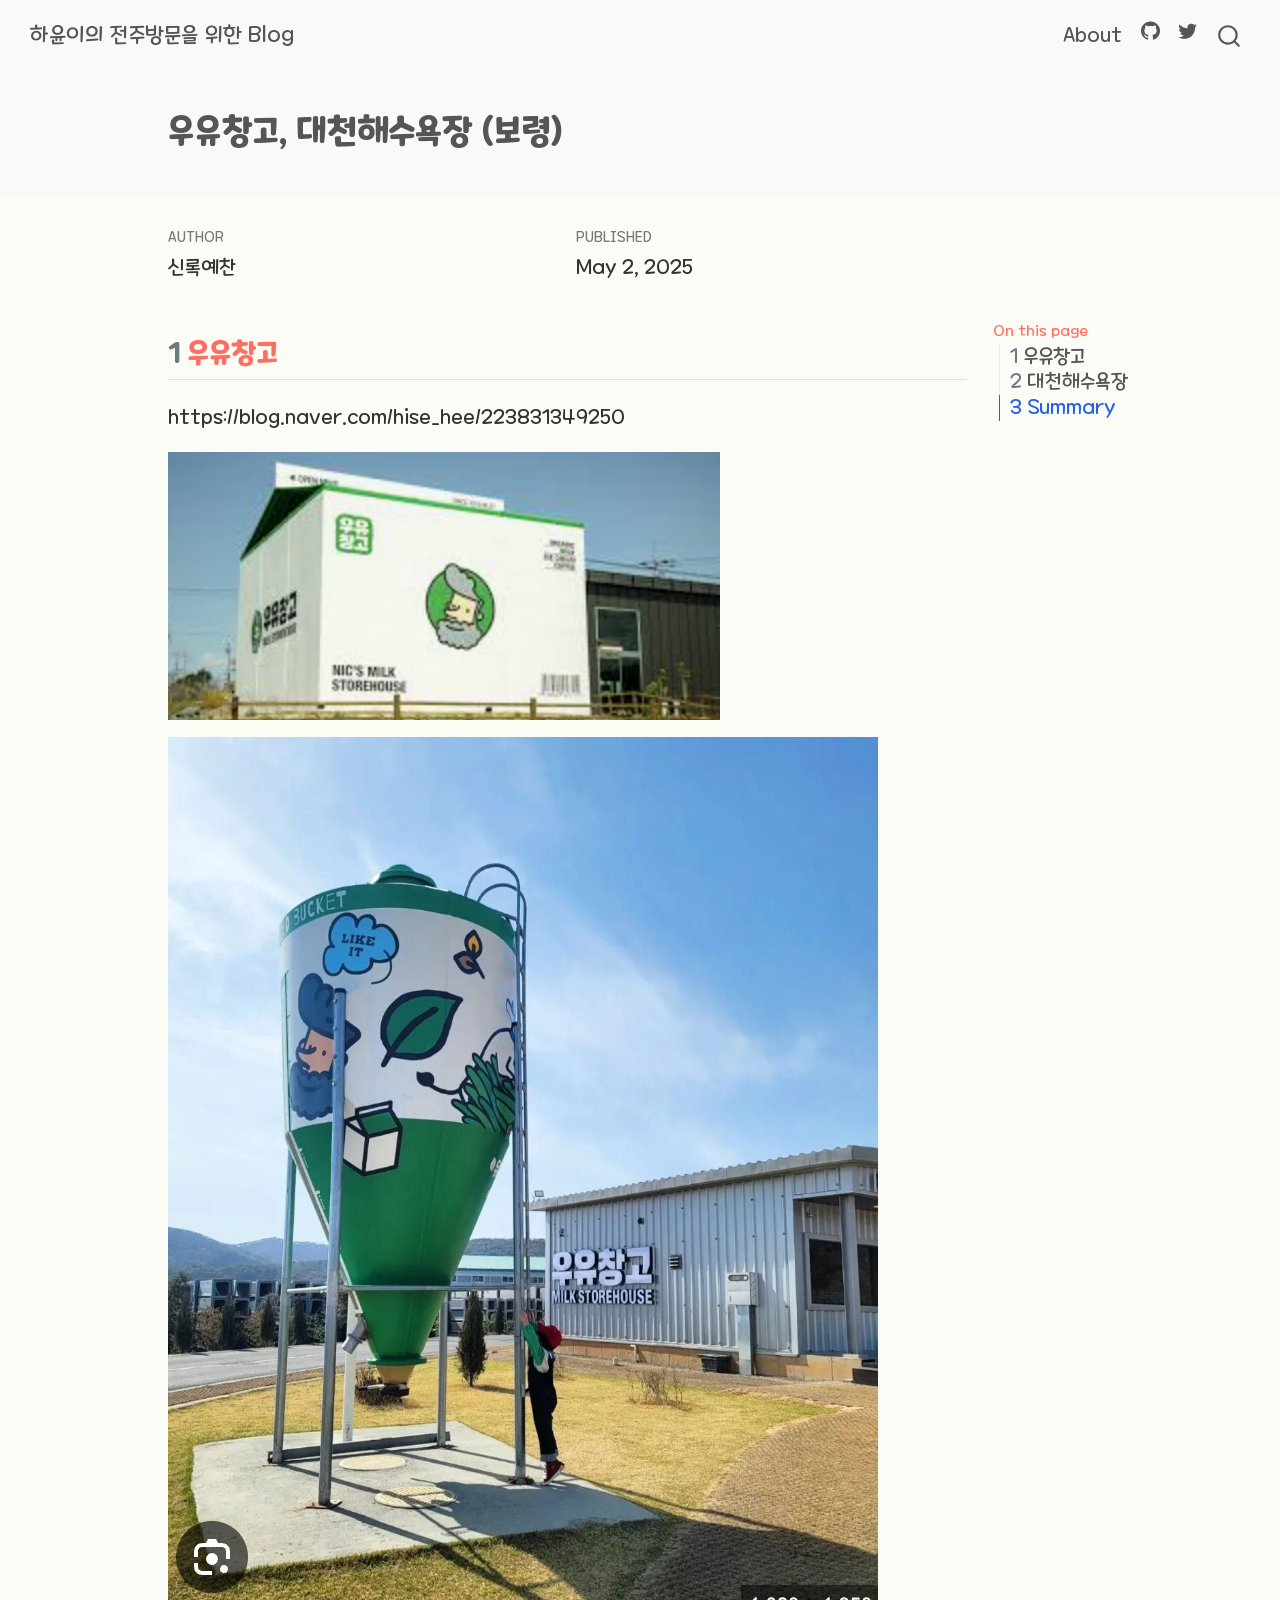
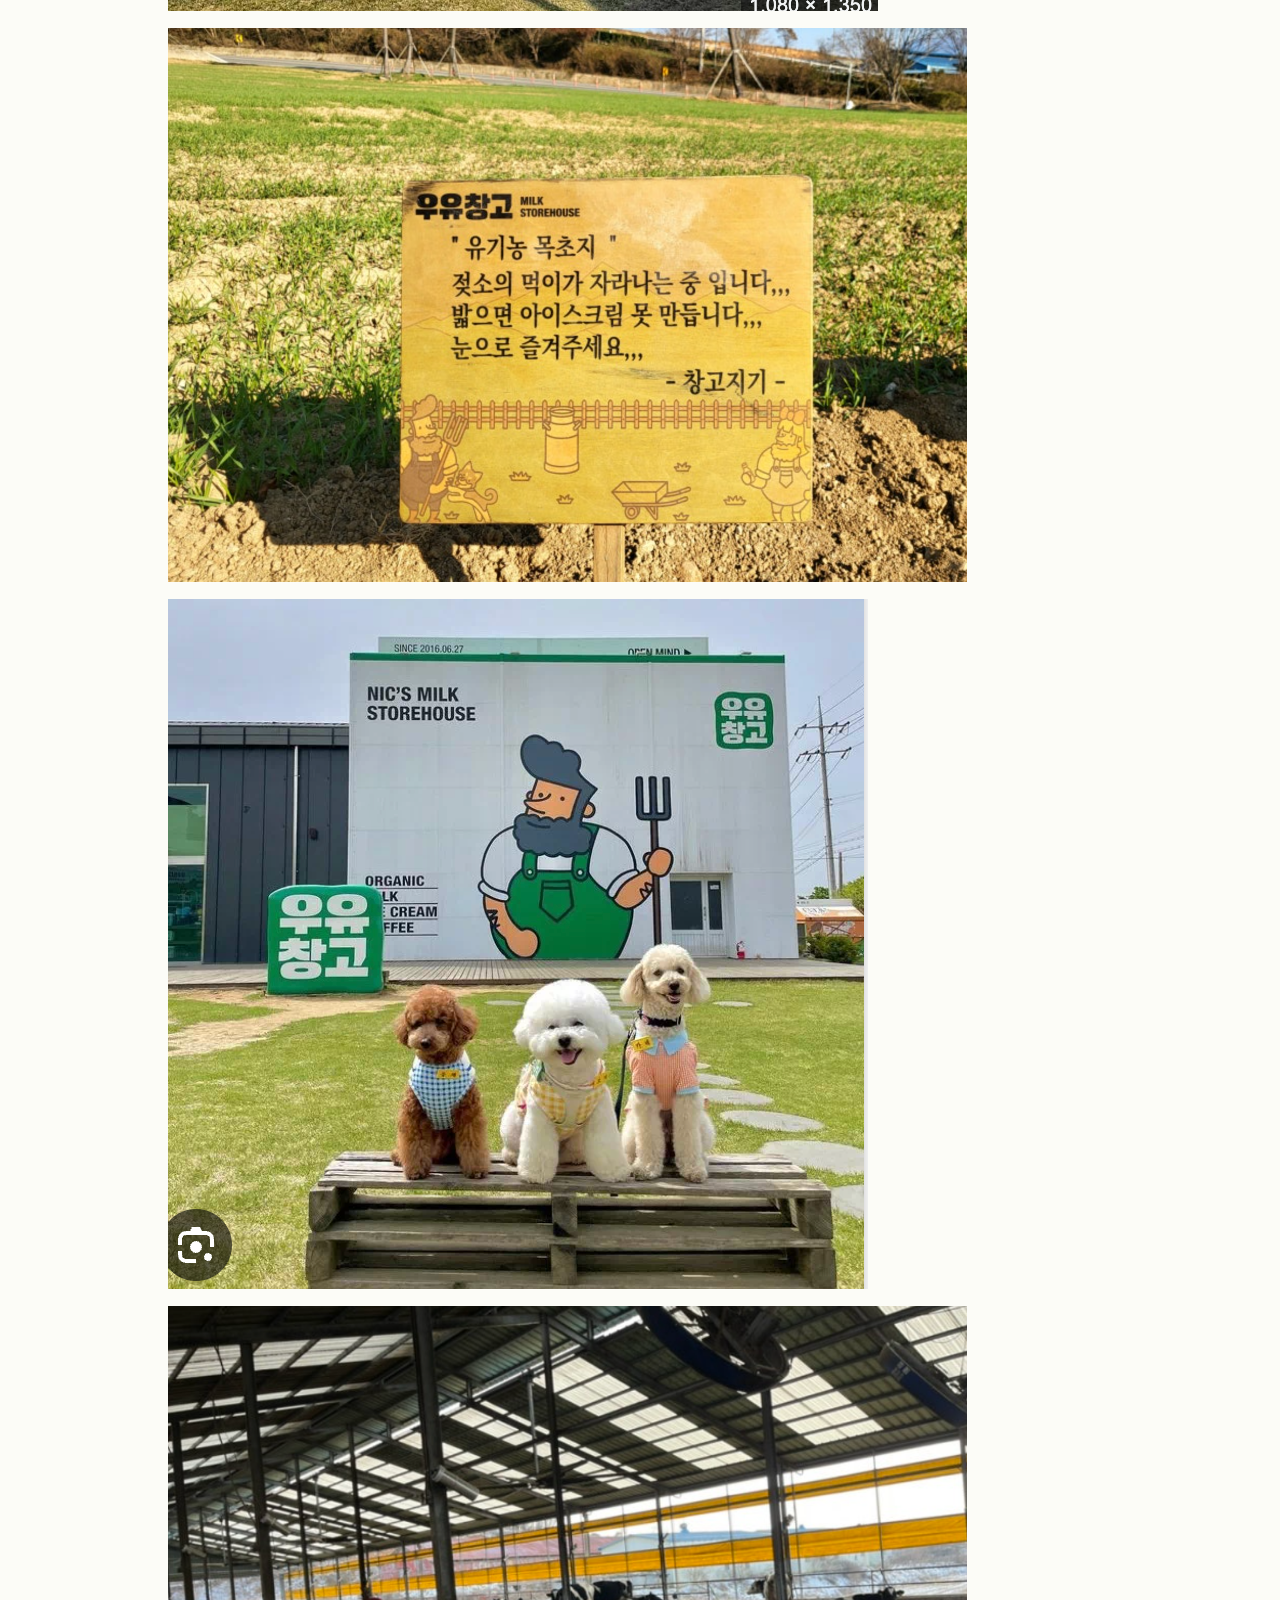
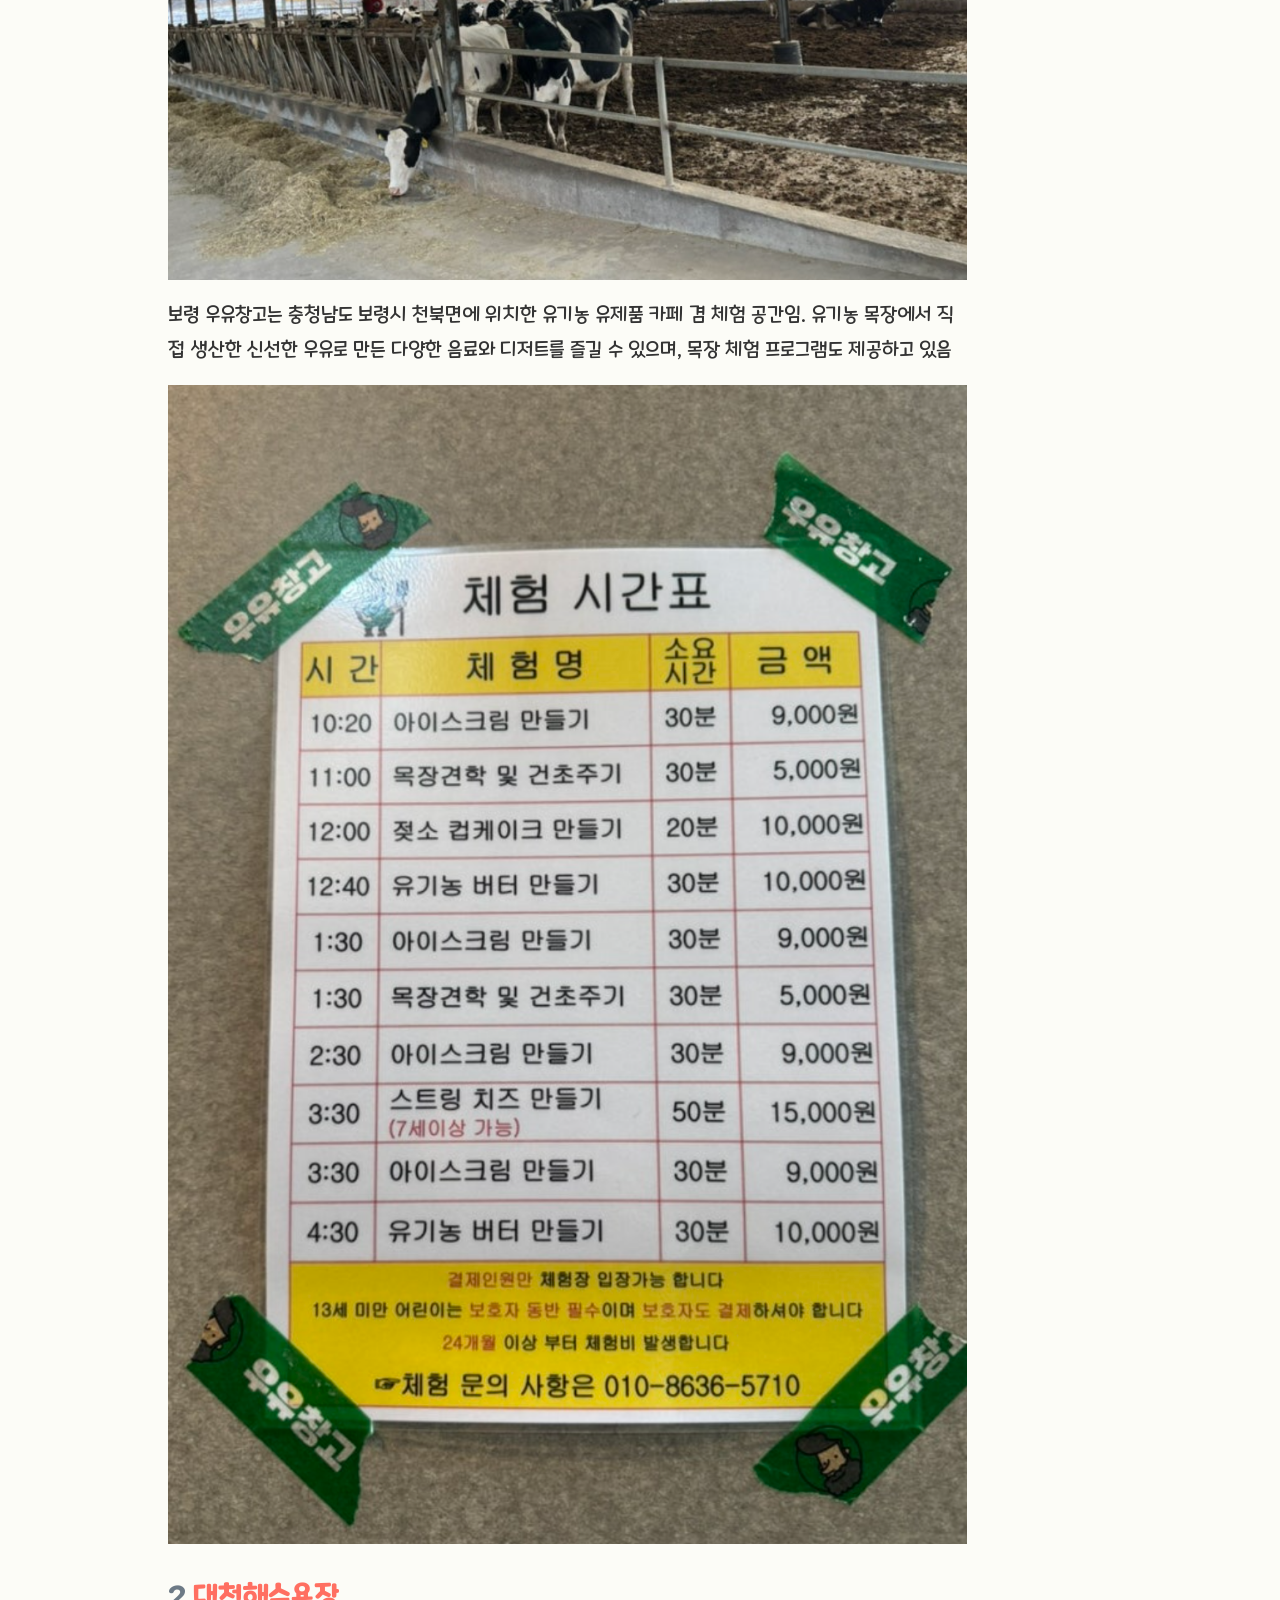
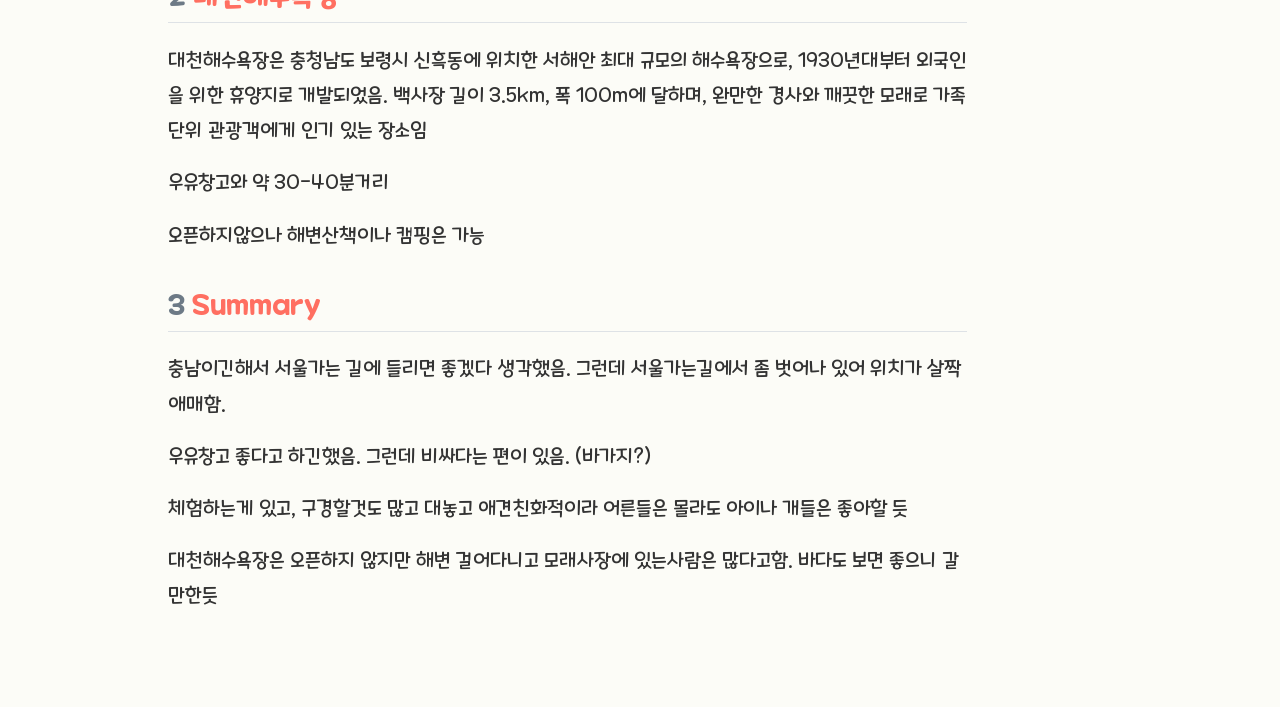
<file: posts/보령.html>
<!DOCTYPE html>
<html xmlns="http://www.w3.org/1999/xhtml" lang="en" xml:lang="en"><head>

<meta charset="utf-8">
<meta name="generator" content="quarto-1.6.42">

<meta name="viewport" content="width=device-width, initial-scale=1.0, user-scalable=yes">

<meta name="author" content="신록예찬">
<meta name="dcterms.date" content="2025-05-02">

<title>우유창고, 대천해수욕장 (보령) – 하윤이의 전주방문을 위한 Blog</title>
<style>
code{white-space: pre-wrap;}
span.smallcaps{font-variant: small-caps;}
div.columns{display: flex; gap: min(4vw, 1.5em);}
div.column{flex: auto; overflow-x: auto;}
div.hanging-indent{margin-left: 1.5em; text-indent: -1.5em;}
ul.task-list{list-style: none;}
ul.task-list li input[type="checkbox"] {
  width: 0.8em;
  margin: 0 0.8em 0.2em -1em; /* quarto-specific, see https://github.com/quarto-dev/quarto-cli/issues/4556 */ 
  vertical-align: middle;
}
</style>


<script src="../site_libs/quarto-nav/quarto-nav.js"></script>
<script src="../site_libs/quarto-nav/headroom.min.js"></script>
<script src="../site_libs/clipboard/clipboard.min.js"></script>
<script src="../site_libs/quarto-search/autocomplete.umd.js"></script>
<script src="../site_libs/quarto-search/fuse.min.js"></script>
<script src="../site_libs/quarto-search/quarto-search.js"></script>
<meta name="quarto:offset" content="../">
<script src="../site_libs/quarto-html/quarto.js"></script>
<script src="../site_libs/quarto-html/popper.min.js"></script>
<script src="../site_libs/quarto-html/tippy.umd.min.js"></script>
<script src="../site_libs/quarto-html/anchor.min.js"></script>
<link href="../site_libs/quarto-html/tippy.css" rel="stylesheet">
<link href="../site_libs/quarto-html/quarto-syntax-highlighting-de84f8d6bb715db06a919283c2d1e787.css" rel="stylesheet" id="quarto-text-highlighting-styles">
<script src="../site_libs/bootstrap/bootstrap.min.js"></script>
<link href="../site_libs/bootstrap/bootstrap-icons.css" rel="stylesheet">
<link href="../site_libs/bootstrap/bootstrap-251ce1ae7a9effd692ba97c003cecf85.min.css" rel="stylesheet" append-hash="true" id="quarto-bootstrap" data-mode="light">
<script id="quarto-search-options" type="application/json">{
  "location": "navbar",
  "copy-button": false,
  "collapse-after": 3,
  "panel-placement": "end",
  "type": "overlay",
  "limit": 50,
  "keyboard-shortcut": [
    "f",
    "/",
    "s"
  ],
  "show-item-context": false,
  "language": {
    "search-no-results-text": "No results",
    "search-matching-documents-text": "matching documents",
    "search-copy-link-title": "Copy link to search",
    "search-hide-matches-text": "Hide additional matches",
    "search-more-match-text": "more match in this document",
    "search-more-matches-text": "more matches in this document",
    "search-clear-button-title": "Clear",
    "search-text-placeholder": "",
    "search-detached-cancel-button-title": "Cancel",
    "search-submit-button-title": "Submit",
    "search-label": "Search"
  }
}</script>


<link rel="stylesheet" href="../styles.css">
</head>

<body class="nav-fixed">

<div id="quarto-search-results"></div>
  <header id="quarto-header" class="headroom fixed-top quarto-banner">
    <nav class="navbar navbar-expand-lg " data-bs-theme="dark">
      <div class="navbar-container container-fluid">
      <div class="navbar-brand-container mx-auto">
    <a class="navbar-brand" href="../index.html">
    <span class="navbar-title">하윤이의 전주방문을 위한 Blog</span>
    </a>
  </div>
            <div id="quarto-search" class="" title="Search"></div>
          <button class="navbar-toggler" type="button" data-bs-toggle="collapse" data-bs-target="#navbarCollapse" aria-controls="navbarCollapse" role="menu" aria-expanded="false" aria-label="Toggle navigation" onclick="if (window.quartoToggleHeadroom) { window.quartoToggleHeadroom(); }">
  <span class="navbar-toggler-icon"></span>
</button>
          <div class="collapse navbar-collapse" id="navbarCollapse">
            <ul class="navbar-nav navbar-nav-scroll ms-auto">
  <li class="nav-item">
    <a class="nav-link" href="../about.html"> 
<span class="menu-text">About</span></a>
  </li>  
  <li class="nav-item compact">
    <a class="nav-link" href="https://github.com/"> <i class="bi bi-github" role="img">
</i> 
<span class="menu-text"></span></a>
  </li>  
  <li class="nav-item compact">
    <a class="nav-link" href="https://twitter.com"> <i class="bi bi-twitter" role="img">
</i> 
<span class="menu-text"></span></a>
  </li>  
</ul>
          </div> <!-- /navcollapse -->
            <div class="quarto-navbar-tools">
</div>
      </div> <!-- /container-fluid -->
    </nav>
</header>
<!-- content -->
<header id="title-block-header" class="quarto-title-block default page-columns page-full">
  <div class="quarto-title-banner page-columns page-full">
    <div class="quarto-title column-body">
      <h1 class="title">우유창고, 대천해수욕장 (보령)</h1>
                      </div>
  </div>
    
  
  <div class="quarto-title-meta">

      <div>
      <div class="quarto-title-meta-heading">Author</div>
      <div class="quarto-title-meta-contents">
               <p>신록예찬 </p>
            </div>
    </div>
      
      <div>
      <div class="quarto-title-meta-heading">Published</div>
      <div class="quarto-title-meta-contents">
        <p class="date">May 2, 2025</p>
      </div>
    </div>
    
      
    </div>
    
  
  </header><div id="quarto-content" class="quarto-container page-columns page-rows-contents page-layout-article page-navbar">
<!-- sidebar -->
<!-- margin-sidebar -->
    <div id="quarto-margin-sidebar" class="sidebar margin-sidebar">
        <nav id="TOC" role="doc-toc" class="toc-active">
    <h2 id="toc-title">On this page</h2>
   
  <ul>
  <li><a href="#우유창고" id="toc-우유창고" class="nav-link active" data-scroll-target="#우유창고"><span class="header-section-number">1</span> 우유창고</a></li>
  <li><a href="#대천해수욕장" id="toc-대천해수욕장" class="nav-link" data-scroll-target="#대천해수욕장"><span class="header-section-number">2</span> 대천해수욕장</a></li>
  <li><a href="#summary" id="toc-summary" class="nav-link" data-scroll-target="#summary"><span class="header-section-number">3</span> Summary</a></li>
  </ul>
</nav>
    </div>
<!-- main -->
<main class="content quarto-banner-title-block" id="quarto-document-content">





<section id="우유창고" class="level2" data-number="1">
<h2 data-number="1" class="anchored" data-anchor-id="우유창고"><span class="header-section-number">1</span> 우유창고</h2>
<p>https://blog.naver.com/hise_hee/223831349250</p>
<p><img src="보령_files/figure-html/cdb7a269-54b3-4541-a8e7-fee69fffb65a-1-3d88e224-5497-4bd9-bb27-877521e36dcf.png" class="img-fluid"></p>
<p><img src="보령_files/figure-html/8f8233a4-da7e-47c7-8598-b8d7d4ce35d0-1-484af903-069e-4873-b7ed-9f24e3da2f1c.png" class="img-fluid"></p>
<p><img src="보령_files/figure-html/fd9e6426-ff06-45c3-bcc7-521a64745b0d-1-c8158dcc-4835-44ce-b24f-f712ba9f8d91.png" class="img-fluid"></p>
<p><img src="보령_files/figure-html/33088b35-6abb-4489-b916-de131a9060d6-1-33e341a7-fa26-4742-84af-8e5ac4b74616.png" class="img-fluid"></p>
<p><img src="보령_files/figure-html/c98c82d2-814b-47b5-9fd5-d7fade25d8ae-1-3f6202f9-6205-44f8-b9dc-4ffeeea8a9ca.png" class="img-fluid"></p>
<p>보령 우유창고는 충청남도 보령시 천북면에 위치한 유기농 유제품 카페 겸 체험 공간임. 유기농 목장에서 직접 생산한 신선한 우유로 만든 다양한 음료와 디저트를 즐길 수 있으며, 목장 체험 프로그램도 제공하고 있음</p>
<p><img src="보령_files/figure-html/7ca71afe-ecb7-44de-88f6-6dca2806720a-1-33a5ccac-7566-47ce-a4d5-9a70989a490d.png" class="img-fluid"></p>
</section>
<section id="대천해수욕장" class="level2" data-number="2">
<h2 data-number="2" class="anchored" data-anchor-id="대천해수욕장"><span class="header-section-number">2</span> 대천해수욕장</h2>
<p>대천해수욕장은 충청남도 보령시 신흑동에 위치한 서해안 최대 규모의 해수욕장으로, 1930년대부터 외국인을 위한 휴양지로 개발되었음. 백사장 길이 3.5km, 폭 100m에 달하며, 완만한 경사와 깨끗한 모래로 가족 단위 관광객에게 인기 있는 장소임</p>
<p>우유창고와 약 30-40분거리</p>
<p>오픈하지않으나 해변산책이나 캠핑은 가능</p>
</section>
<section id="summary" class="level2" data-number="3">
<h2 data-number="3" class="anchored" data-anchor-id="summary"><span class="header-section-number">3</span> Summary</h2>
<p>충남이긴해서 서울가는 길에 들리면 좋겠다 생각했음. 그런데 서울가는길에서 좀 벗어나 있어 위치가 살짝애매함.</p>
<p>우유창고 좋다고 하긴했음. 그런데 비싸다는 편이 있음. (바가지?)</p>
<p>체험하는게 있고, 구경할것도 많고 대놓고 애견친화적이라 어른들은 몰라도 아이나 개들은 좋아할 듯</p>
<p>대천해수욕장은 오픈하지 않지만 해변 걸어다니고 모래사장에 있는사람은 많다고함. 바다도 보면 좋으니 갈만한듯</p>


</section>

</main> <!-- /main -->
<script id="quarto-html-after-body" type="application/javascript">
window.document.addEventListener("DOMContentLoaded", function (event) {
  const toggleBodyColorMode = (bsSheetEl) => {
    const mode = bsSheetEl.getAttribute("data-mode");
    const bodyEl = window.document.querySelector("body");
    if (mode === "dark") {
      bodyEl.classList.add("quarto-dark");
      bodyEl.classList.remove("quarto-light");
    } else {
      bodyEl.classList.add("quarto-light");
      bodyEl.classList.remove("quarto-dark");
    }
  }
  const toggleBodyColorPrimary = () => {
    const bsSheetEl = window.document.querySelector("link#quarto-bootstrap");
    if (bsSheetEl) {
      toggleBodyColorMode(bsSheetEl);
    }
  }
  toggleBodyColorPrimary();  
  const icon = "";
  const anchorJS = new window.AnchorJS();
  anchorJS.options = {
    placement: 'right',
    icon: icon
  };
  anchorJS.add('.anchored');
  const isCodeAnnotation = (el) => {
    for (const clz of el.classList) {
      if (clz.startsWith('code-annotation-')) {                     
        return true;
      }
    }
    return false;
  }
  const onCopySuccess = function(e) {
    // button target
    const button = e.trigger;
    // don't keep focus
    button.blur();
    // flash "checked"
    button.classList.add('code-copy-button-checked');
    var currentTitle = button.getAttribute("title");
    button.setAttribute("title", "Copied!");
    let tooltip;
    if (window.bootstrap) {
      button.setAttribute("data-bs-toggle", "tooltip");
      button.setAttribute("data-bs-placement", "left");
      button.setAttribute("data-bs-title", "Copied!");
      tooltip = new bootstrap.Tooltip(button, 
        { trigger: "manual", 
          customClass: "code-copy-button-tooltip",
          offset: [0, -8]});
      tooltip.show();    
    }
    setTimeout(function() {
      if (tooltip) {
        tooltip.hide();
        button.removeAttribute("data-bs-title");
        button.removeAttribute("data-bs-toggle");
        button.removeAttribute("data-bs-placement");
      }
      button.setAttribute("title", currentTitle);
      button.classList.remove('code-copy-button-checked');
    }, 1000);
    // clear code selection
    e.clearSelection();
  }
  const getTextToCopy = function(trigger) {
      const codeEl = trigger.previousElementSibling.cloneNode(true);
      for (const childEl of codeEl.children) {
        if (isCodeAnnotation(childEl)) {
          childEl.remove();
        }
      }
      return codeEl.innerText;
  }
  const clipboard = new window.ClipboardJS('.code-copy-button:not([data-in-quarto-modal])', {
    text: getTextToCopy
  });
  clipboard.on('success', onCopySuccess);
  if (window.document.getElementById('quarto-embedded-source-code-modal')) {
    const clipboardModal = new window.ClipboardJS('.code-copy-button[data-in-quarto-modal]', {
      text: getTextToCopy,
      container: window.document.getElementById('quarto-embedded-source-code-modal')
    });
    clipboardModal.on('success', onCopySuccess);
  }
    var localhostRegex = new RegExp(/^(?:http|https):\/\/localhost\:?[0-9]*\//);
    var mailtoRegex = new RegExp(/^mailto:/);
      var filterRegex = new RegExp("https:\/\/miruetoto\.github\.io\/hayoon\/");
    var isInternal = (href) => {
        return filterRegex.test(href) || localhostRegex.test(href) || mailtoRegex.test(href);
    }
    // Inspect non-navigation links and adorn them if external
 	var links = window.document.querySelectorAll('a[href]:not(.nav-link):not(.navbar-brand):not(.toc-action):not(.sidebar-link):not(.sidebar-item-toggle):not(.pagination-link):not(.no-external):not([aria-hidden]):not(.dropdown-item):not(.quarto-navigation-tool):not(.about-link)');
    for (var i=0; i<links.length; i++) {
      const link = links[i];
      if (!isInternal(link.href)) {
        // undo the damage that might have been done by quarto-nav.js in the case of
        // links that we want to consider external
        if (link.dataset.originalHref !== undefined) {
          link.href = link.dataset.originalHref;
        }
      }
    }
  function tippyHover(el, contentFn, onTriggerFn, onUntriggerFn) {
    const config = {
      allowHTML: true,
      maxWidth: 500,
      delay: 100,
      arrow: false,
      appendTo: function(el) {
          return el.parentElement;
      },
      interactive: true,
      interactiveBorder: 10,
      theme: 'quarto',
      placement: 'bottom-start',
    };
    if (contentFn) {
      config.content = contentFn;
    }
    if (onTriggerFn) {
      config.onTrigger = onTriggerFn;
    }
    if (onUntriggerFn) {
      config.onUntrigger = onUntriggerFn;
    }
    window.tippy(el, config); 
  }
  const noterefs = window.document.querySelectorAll('a[role="doc-noteref"]');
  for (var i=0; i<noterefs.length; i++) {
    const ref = noterefs[i];
    tippyHover(ref, function() {
      // use id or data attribute instead here
      let href = ref.getAttribute('data-footnote-href') || ref.getAttribute('href');
      try { href = new URL(href).hash; } catch {}
      const id = href.replace(/^#\/?/, "");
      const note = window.document.getElementById(id);
      if (note) {
        return note.innerHTML;
      } else {
        return "";
      }
    });
  }
  const xrefs = window.document.querySelectorAll('a.quarto-xref');
  const processXRef = (id, note) => {
    // Strip column container classes
    const stripColumnClz = (el) => {
      el.classList.remove("page-full", "page-columns");
      if (el.children) {
        for (const child of el.children) {
          stripColumnClz(child);
        }
      }
    }
    stripColumnClz(note)
    if (id === null || id.startsWith('sec-')) {
      // Special case sections, only their first couple elements
      const container = document.createElement("div");
      if (note.children && note.children.length > 2) {
        container.appendChild(note.children[0].cloneNode(true));
        for (let i = 1; i < note.children.length; i++) {
          const child = note.children[i];
          if (child.tagName === "P" && child.innerText === "") {
            continue;
          } else {
            container.appendChild(child.cloneNode(true));
            break;
          }
        }
        if (window.Quarto?.typesetMath) {
          window.Quarto.typesetMath(container);
        }
        return container.innerHTML
      } else {
        if (window.Quarto?.typesetMath) {
          window.Quarto.typesetMath(note);
        }
        return note.innerHTML;
      }
    } else {
      // Remove any anchor links if they are present
      const anchorLink = note.querySelector('a.anchorjs-link');
      if (anchorLink) {
        anchorLink.remove();
      }
      if (window.Quarto?.typesetMath) {
        window.Quarto.typesetMath(note);
      }
      if (note.classList.contains("callout")) {
        return note.outerHTML;
      } else {
        return note.innerHTML;
      }
    }
  }
  for (var i=0; i<xrefs.length; i++) {
    const xref = xrefs[i];
    tippyHover(xref, undefined, function(instance) {
      instance.disable();
      let url = xref.getAttribute('href');
      let hash = undefined; 
      if (url.startsWith('#')) {
        hash = url;
      } else {
        try { hash = new URL(url).hash; } catch {}
      }
      if (hash) {
        const id = hash.replace(/^#\/?/, "");
        const note = window.document.getElementById(id);
        if (note !== null) {
          try {
            const html = processXRef(id, note.cloneNode(true));
            instance.setContent(html);
          } finally {
            instance.enable();
            instance.show();
          }
        } else {
          // See if we can fetch this
          fetch(url.split('#')[0])
          .then(res => res.text())
          .then(html => {
            const parser = new DOMParser();
            const htmlDoc = parser.parseFromString(html, "text/html");
            const note = htmlDoc.getElementById(id);
            if (note !== null) {
              const html = processXRef(id, note);
              instance.setContent(html);
            } 
          }).finally(() => {
            instance.enable();
            instance.show();
          });
        }
      } else {
        // See if we can fetch a full url (with no hash to target)
        // This is a special case and we should probably do some content thinning / targeting
        fetch(url)
        .then(res => res.text())
        .then(html => {
          const parser = new DOMParser();
          const htmlDoc = parser.parseFromString(html, "text/html");
          const note = htmlDoc.querySelector('main.content');
          if (note !== null) {
            // This should only happen for chapter cross references
            // (since there is no id in the URL)
            // remove the first header
            if (note.children.length > 0 && note.children[0].tagName === "HEADER") {
              note.children[0].remove();
            }
            const html = processXRef(null, note);
            instance.setContent(html);
          } 
        }).finally(() => {
          instance.enable();
          instance.show();
        });
      }
    }, function(instance) {
    });
  }
      let selectedAnnoteEl;
      const selectorForAnnotation = ( cell, annotation) => {
        let cellAttr = 'data-code-cell="' + cell + '"';
        let lineAttr = 'data-code-annotation="' +  annotation + '"';
        const selector = 'span[' + cellAttr + '][' + lineAttr + ']';
        return selector;
      }
      const selectCodeLines = (annoteEl) => {
        const doc = window.document;
        const targetCell = annoteEl.getAttribute("data-target-cell");
        const targetAnnotation = annoteEl.getAttribute("data-target-annotation");
        const annoteSpan = window.document.querySelector(selectorForAnnotation(targetCell, targetAnnotation));
        const lines = annoteSpan.getAttribute("data-code-lines").split(",");
        const lineIds = lines.map((line) => {
          return targetCell + "-" + line;
        })
        let top = null;
        let height = null;
        let parent = null;
        if (lineIds.length > 0) {
            //compute the position of the single el (top and bottom and make a div)
            const el = window.document.getElementById(lineIds[0]);
            top = el.offsetTop;
            height = el.offsetHeight;
            parent = el.parentElement.parentElement;
          if (lineIds.length > 1) {
            const lastEl = window.document.getElementById(lineIds[lineIds.length - 1]);
            const bottom = lastEl.offsetTop + lastEl.offsetHeight;
            height = bottom - top;
          }
          if (top !== null && height !== null && parent !== null) {
            // cook up a div (if necessary) and position it 
            let div = window.document.getElementById("code-annotation-line-highlight");
            if (div === null) {
              div = window.document.createElement("div");
              div.setAttribute("id", "code-annotation-line-highlight");
              div.style.position = 'absolute';
              parent.appendChild(div);
            }
            div.style.top = top - 2 + "px";
            div.style.height = height + 4 + "px";
            div.style.left = 0;
            let gutterDiv = window.document.getElementById("code-annotation-line-highlight-gutter");
            if (gutterDiv === null) {
              gutterDiv = window.document.createElement("div");
              gutterDiv.setAttribute("id", "code-annotation-line-highlight-gutter");
              gutterDiv.style.position = 'absolute';
              const codeCell = window.document.getElementById(targetCell);
              const gutter = codeCell.querySelector('.code-annotation-gutter');
              gutter.appendChild(gutterDiv);
            }
            gutterDiv.style.top = top - 2 + "px";
            gutterDiv.style.height = height + 4 + "px";
          }
          selectedAnnoteEl = annoteEl;
        }
      };
      const unselectCodeLines = () => {
        const elementsIds = ["code-annotation-line-highlight", "code-annotation-line-highlight-gutter"];
        elementsIds.forEach((elId) => {
          const div = window.document.getElementById(elId);
          if (div) {
            div.remove();
          }
        });
        selectedAnnoteEl = undefined;
      };
        // Handle positioning of the toggle
    window.addEventListener(
      "resize",
      throttle(() => {
        elRect = undefined;
        if (selectedAnnoteEl) {
          selectCodeLines(selectedAnnoteEl);
        }
      }, 10)
    );
    function throttle(fn, ms) {
    let throttle = false;
    let timer;
      return (...args) => {
        if(!throttle) { // first call gets through
            fn.apply(this, args);
            throttle = true;
        } else { // all the others get throttled
            if(timer) clearTimeout(timer); // cancel #2
            timer = setTimeout(() => {
              fn.apply(this, args);
              timer = throttle = false;
            }, ms);
        }
      };
    }
      // Attach click handler to the DT
      const annoteDls = window.document.querySelectorAll('dt[data-target-cell]');
      for (const annoteDlNode of annoteDls) {
        annoteDlNode.addEventListener('click', (event) => {
          const clickedEl = event.target;
          if (clickedEl !== selectedAnnoteEl) {
            unselectCodeLines();
            const activeEl = window.document.querySelector('dt[data-target-cell].code-annotation-active');
            if (activeEl) {
              activeEl.classList.remove('code-annotation-active');
            }
            selectCodeLines(clickedEl);
            clickedEl.classList.add('code-annotation-active');
          } else {
            // Unselect the line
            unselectCodeLines();
            clickedEl.classList.remove('code-annotation-active');
          }
        });
      }
  const findCites = (el) => {
    const parentEl = el.parentElement;
    if (parentEl) {
      const cites = parentEl.dataset.cites;
      if (cites) {
        return {
          el,
          cites: cites.split(' ')
        };
      } else {
        return findCites(el.parentElement)
      }
    } else {
      return undefined;
    }
  };
  var bibliorefs = window.document.querySelectorAll('a[role="doc-biblioref"]');
  for (var i=0; i<bibliorefs.length; i++) {
    const ref = bibliorefs[i];
    const citeInfo = findCites(ref);
    if (citeInfo) {
      tippyHover(citeInfo.el, function() {
        var popup = window.document.createElement('div');
        citeInfo.cites.forEach(function(cite) {
          var citeDiv = window.document.createElement('div');
          citeDiv.classList.add('hanging-indent');
          citeDiv.classList.add('csl-entry');
          var biblioDiv = window.document.getElementById('ref-' + cite);
          if (biblioDiv) {
            citeDiv.innerHTML = biblioDiv.innerHTML;
          }
          popup.appendChild(citeDiv);
        });
        return popup.innerHTML;
      });
    }
  }
});
</script>
</div> <!-- /content -->




</body></html>
</file>
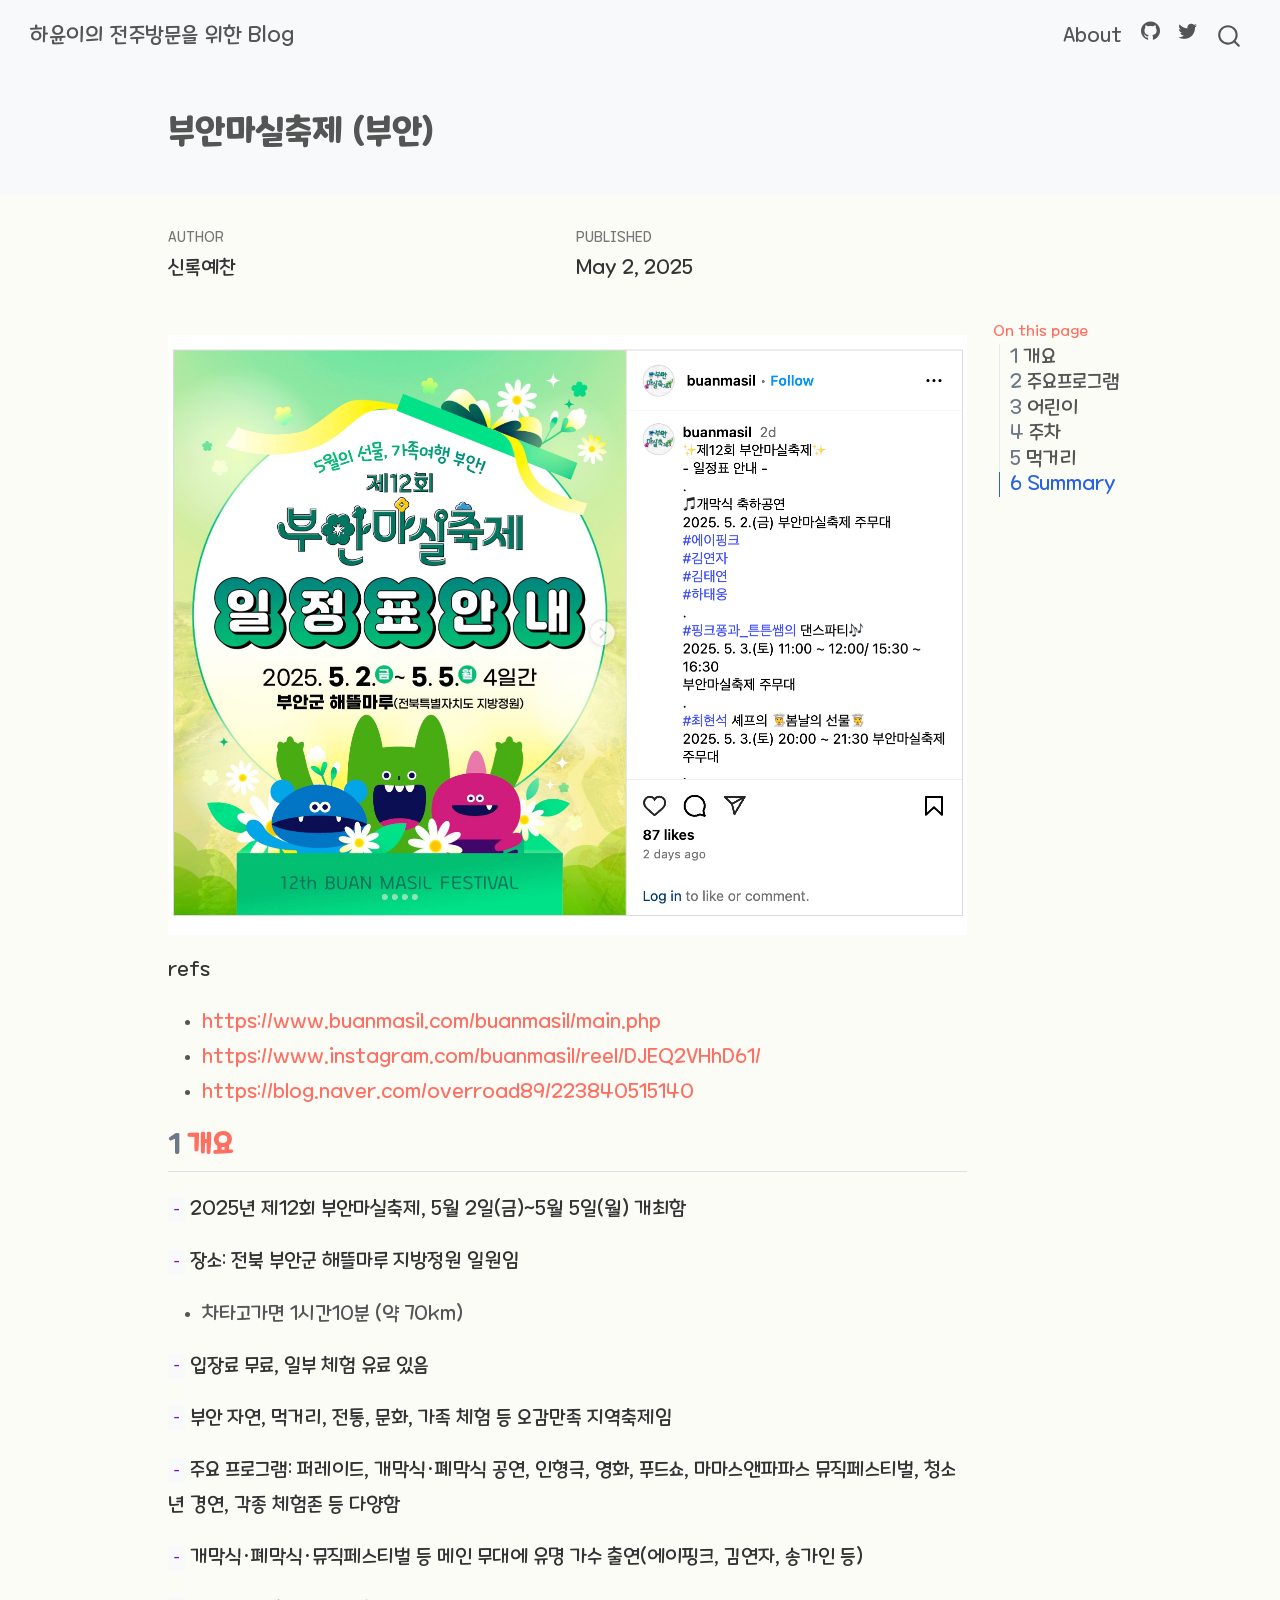
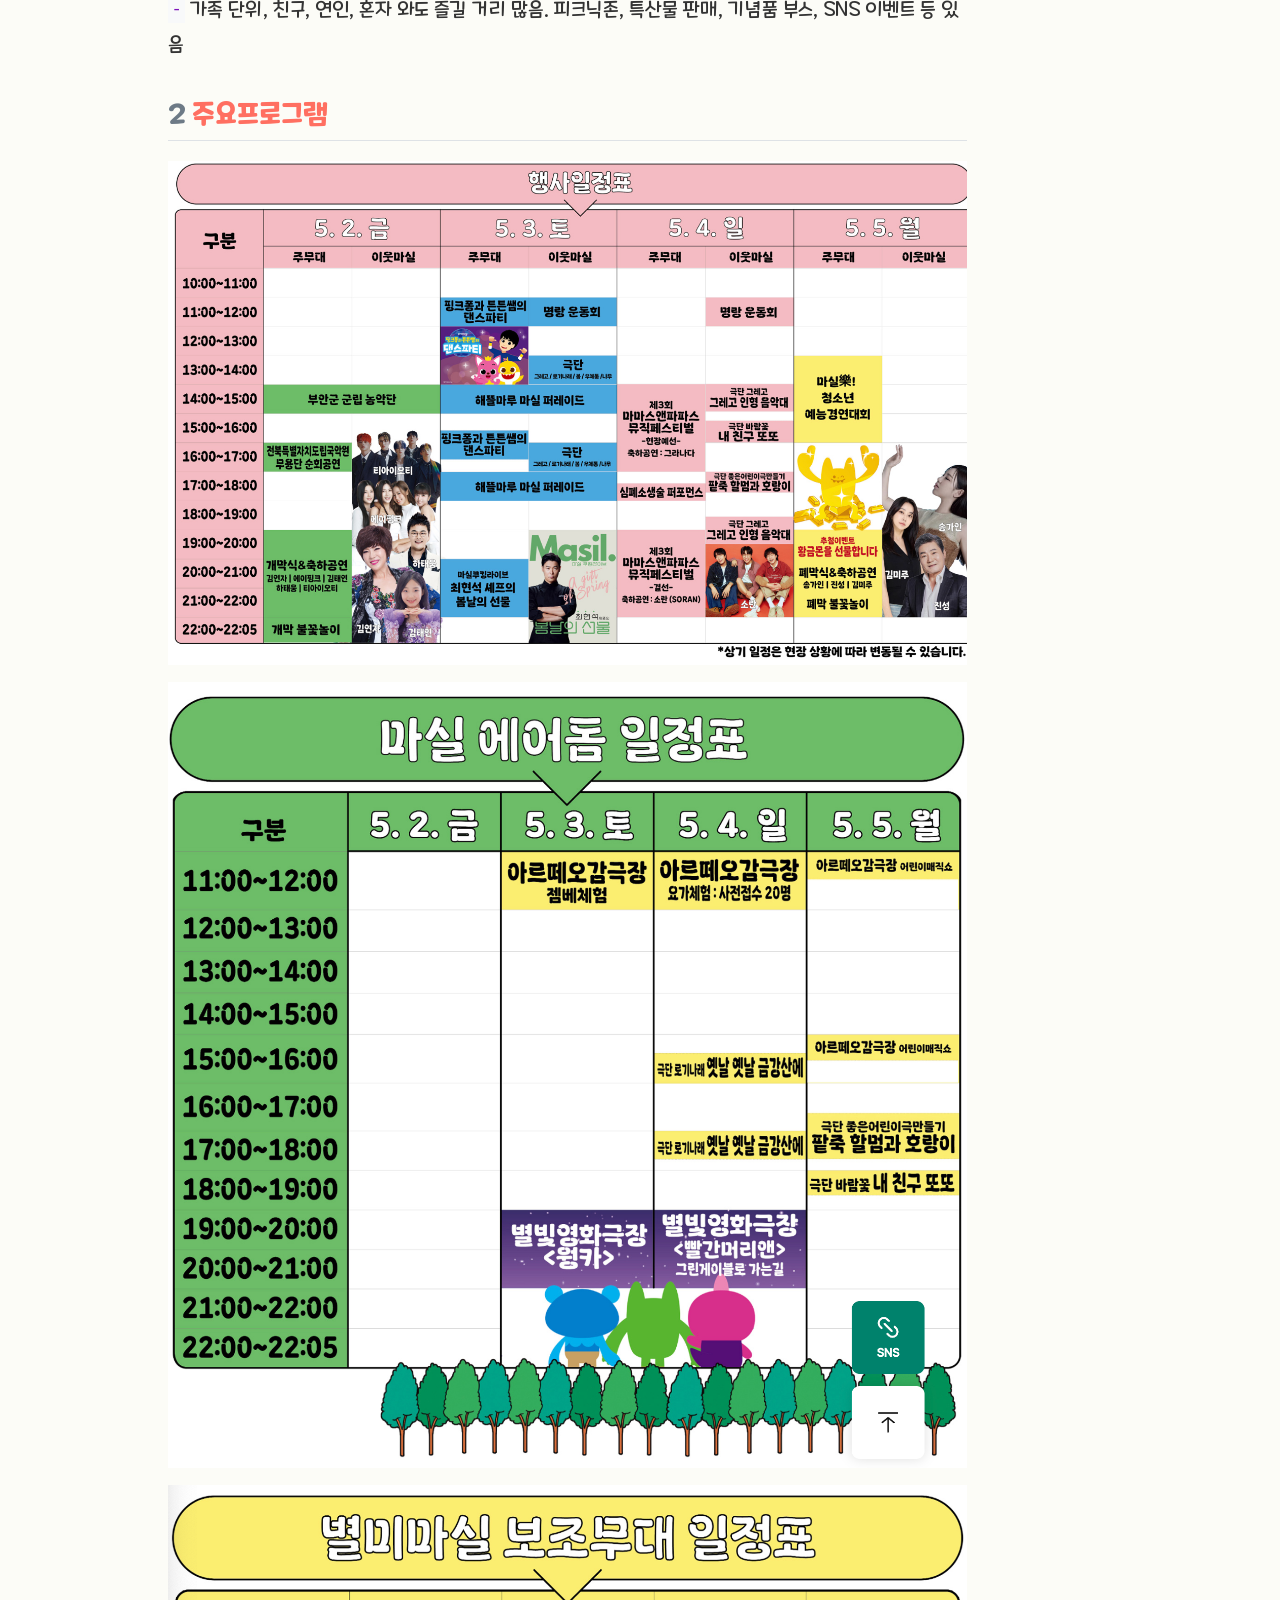
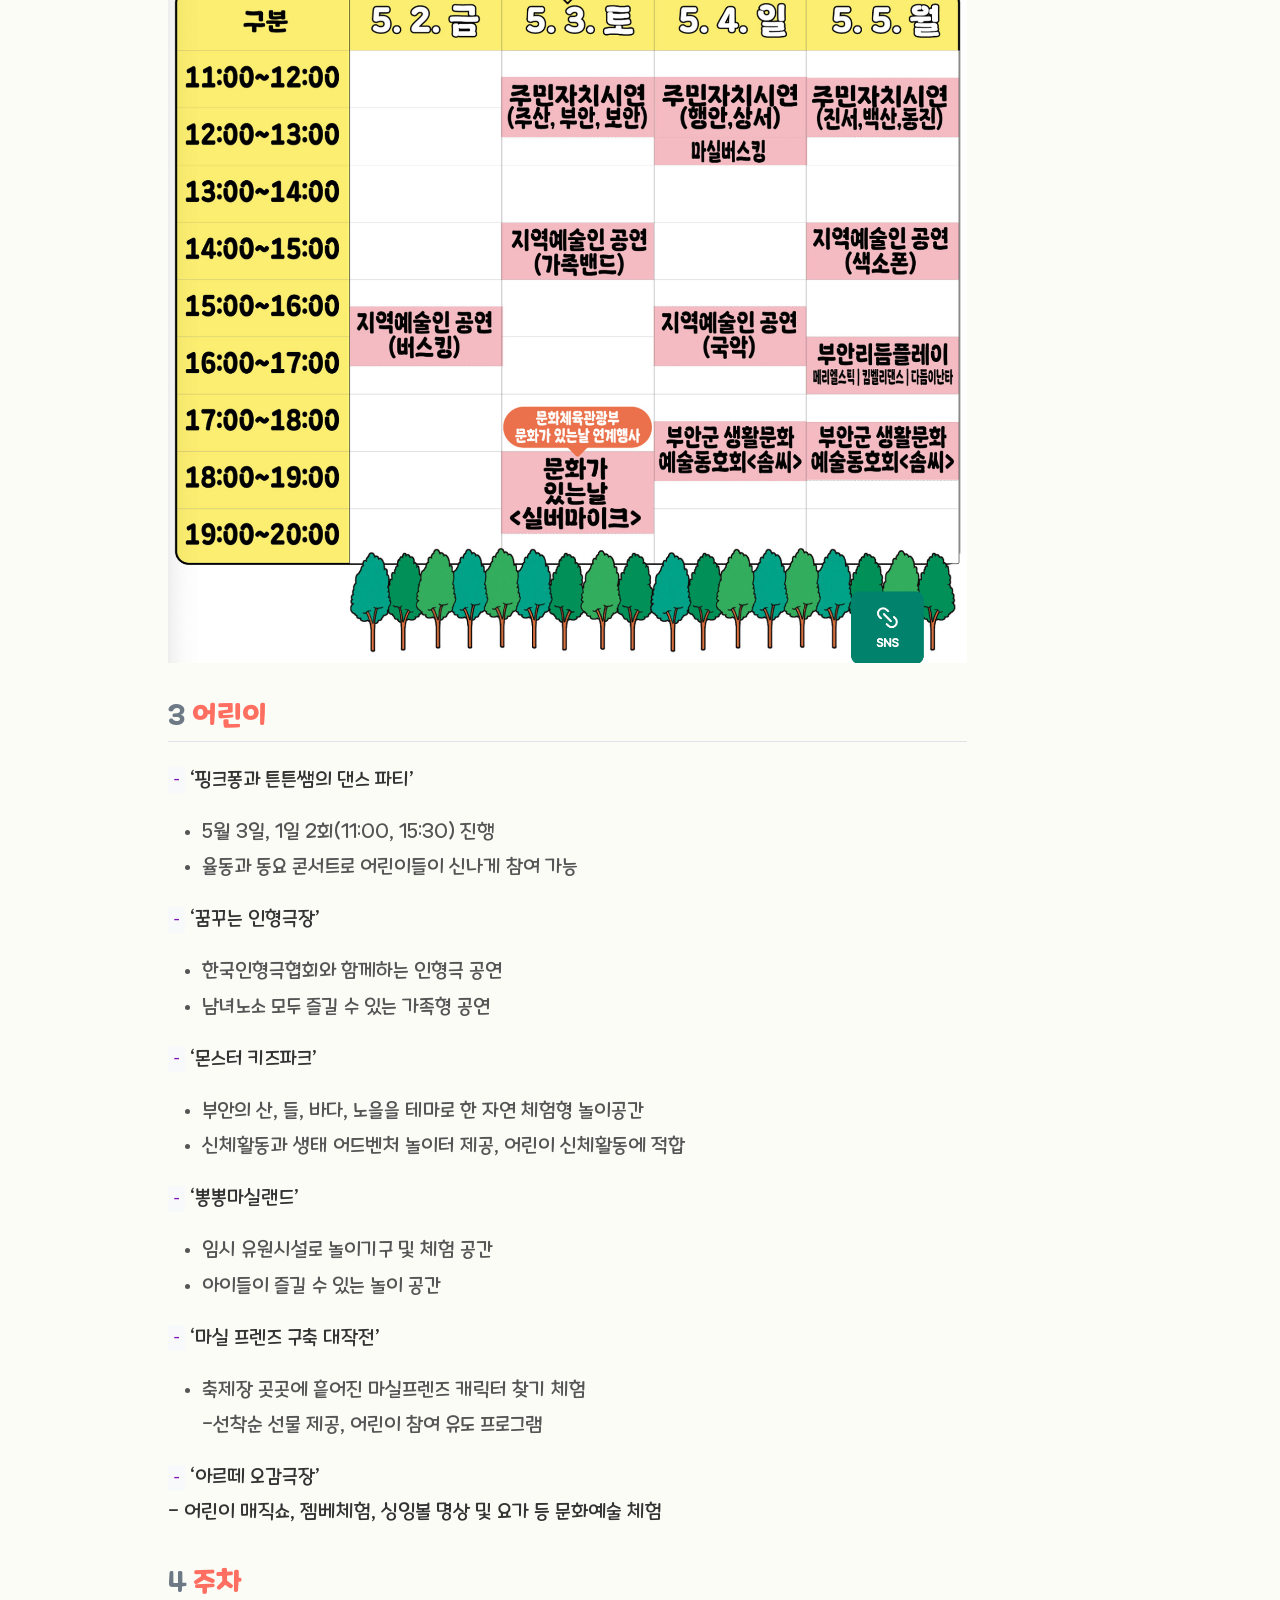
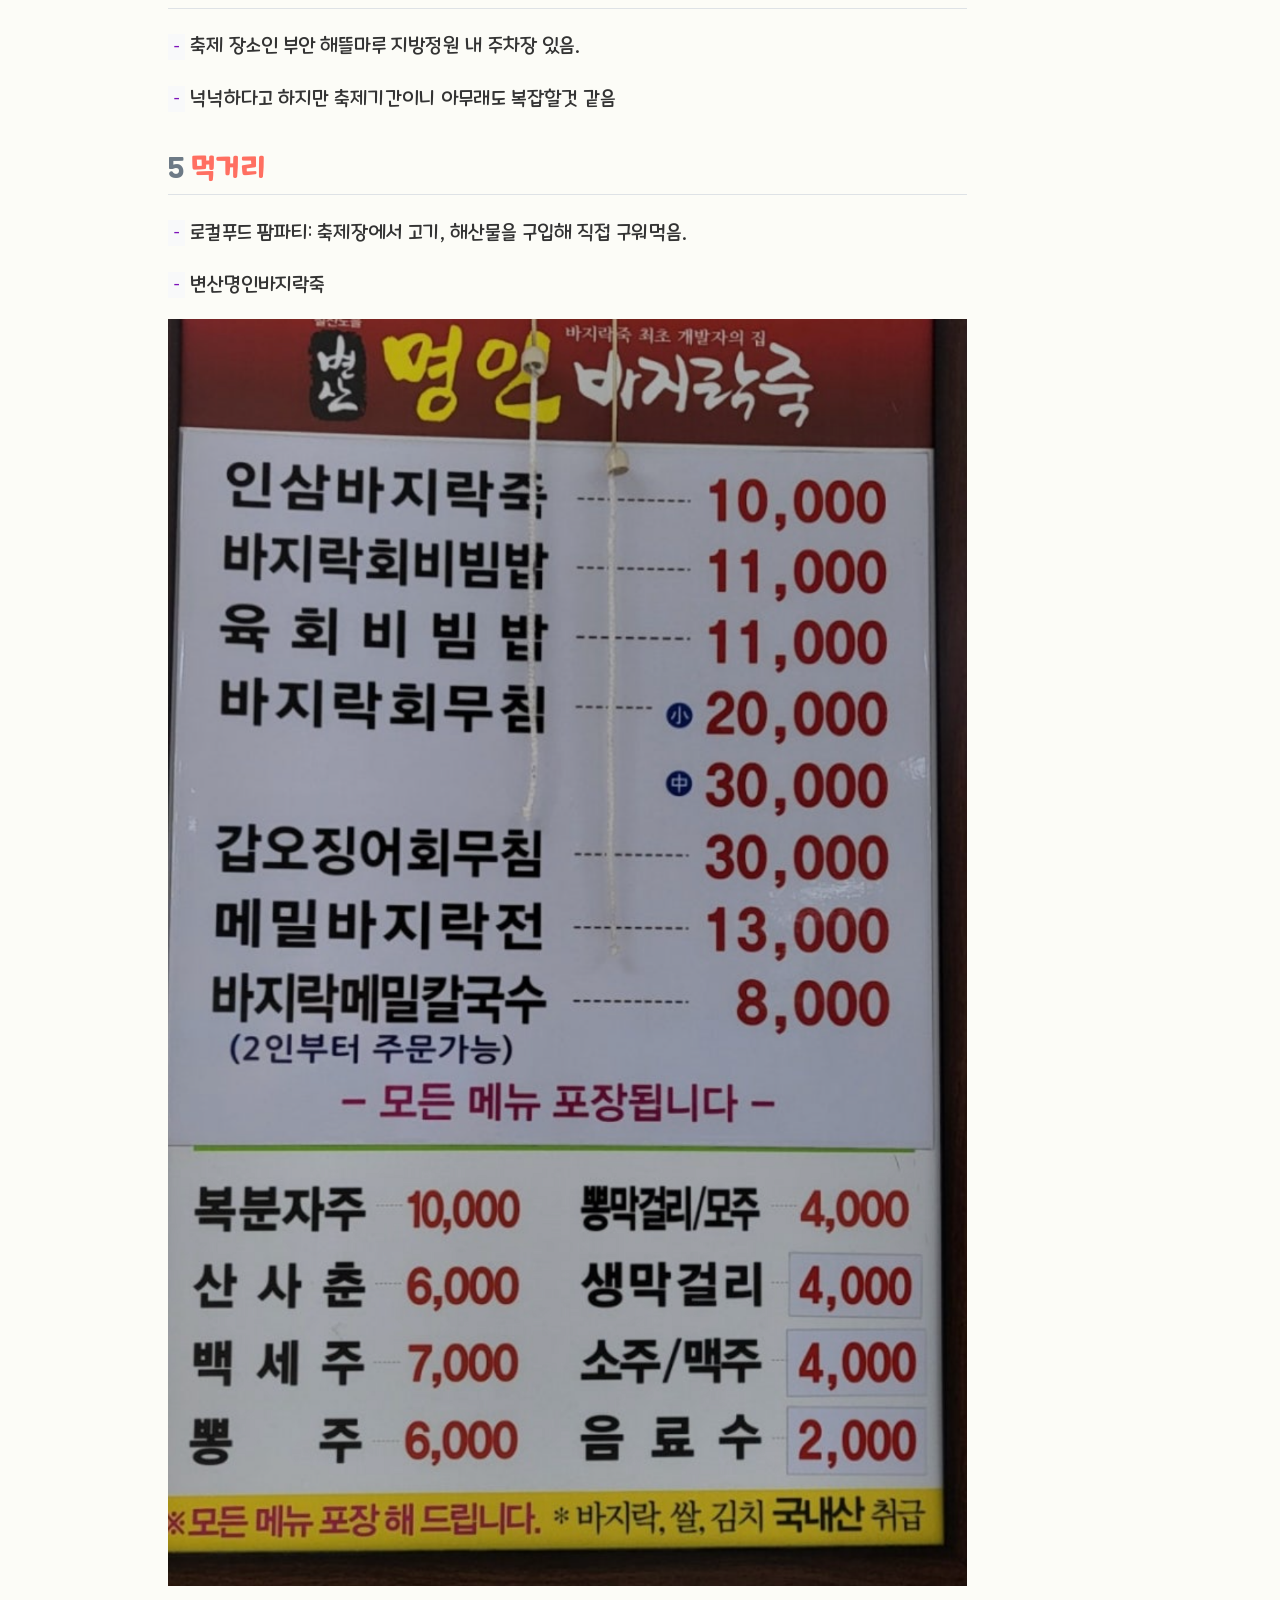
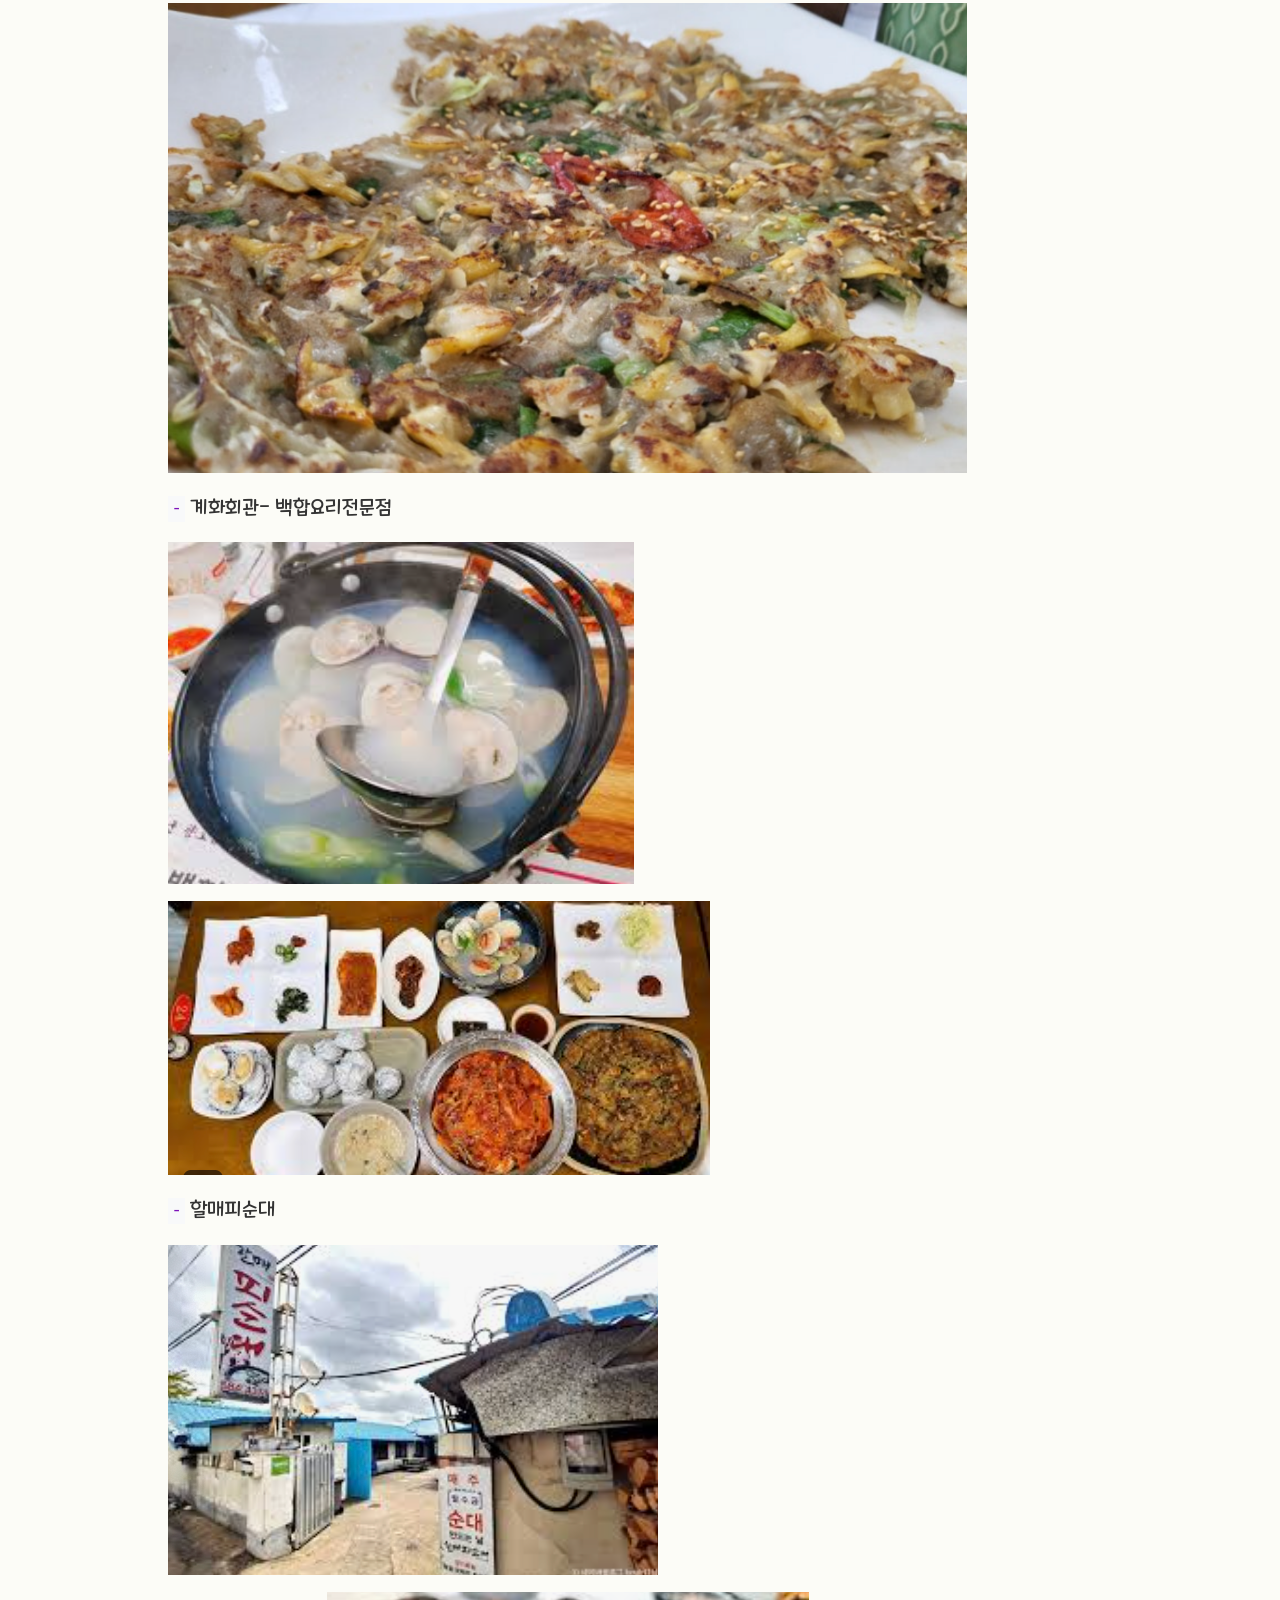
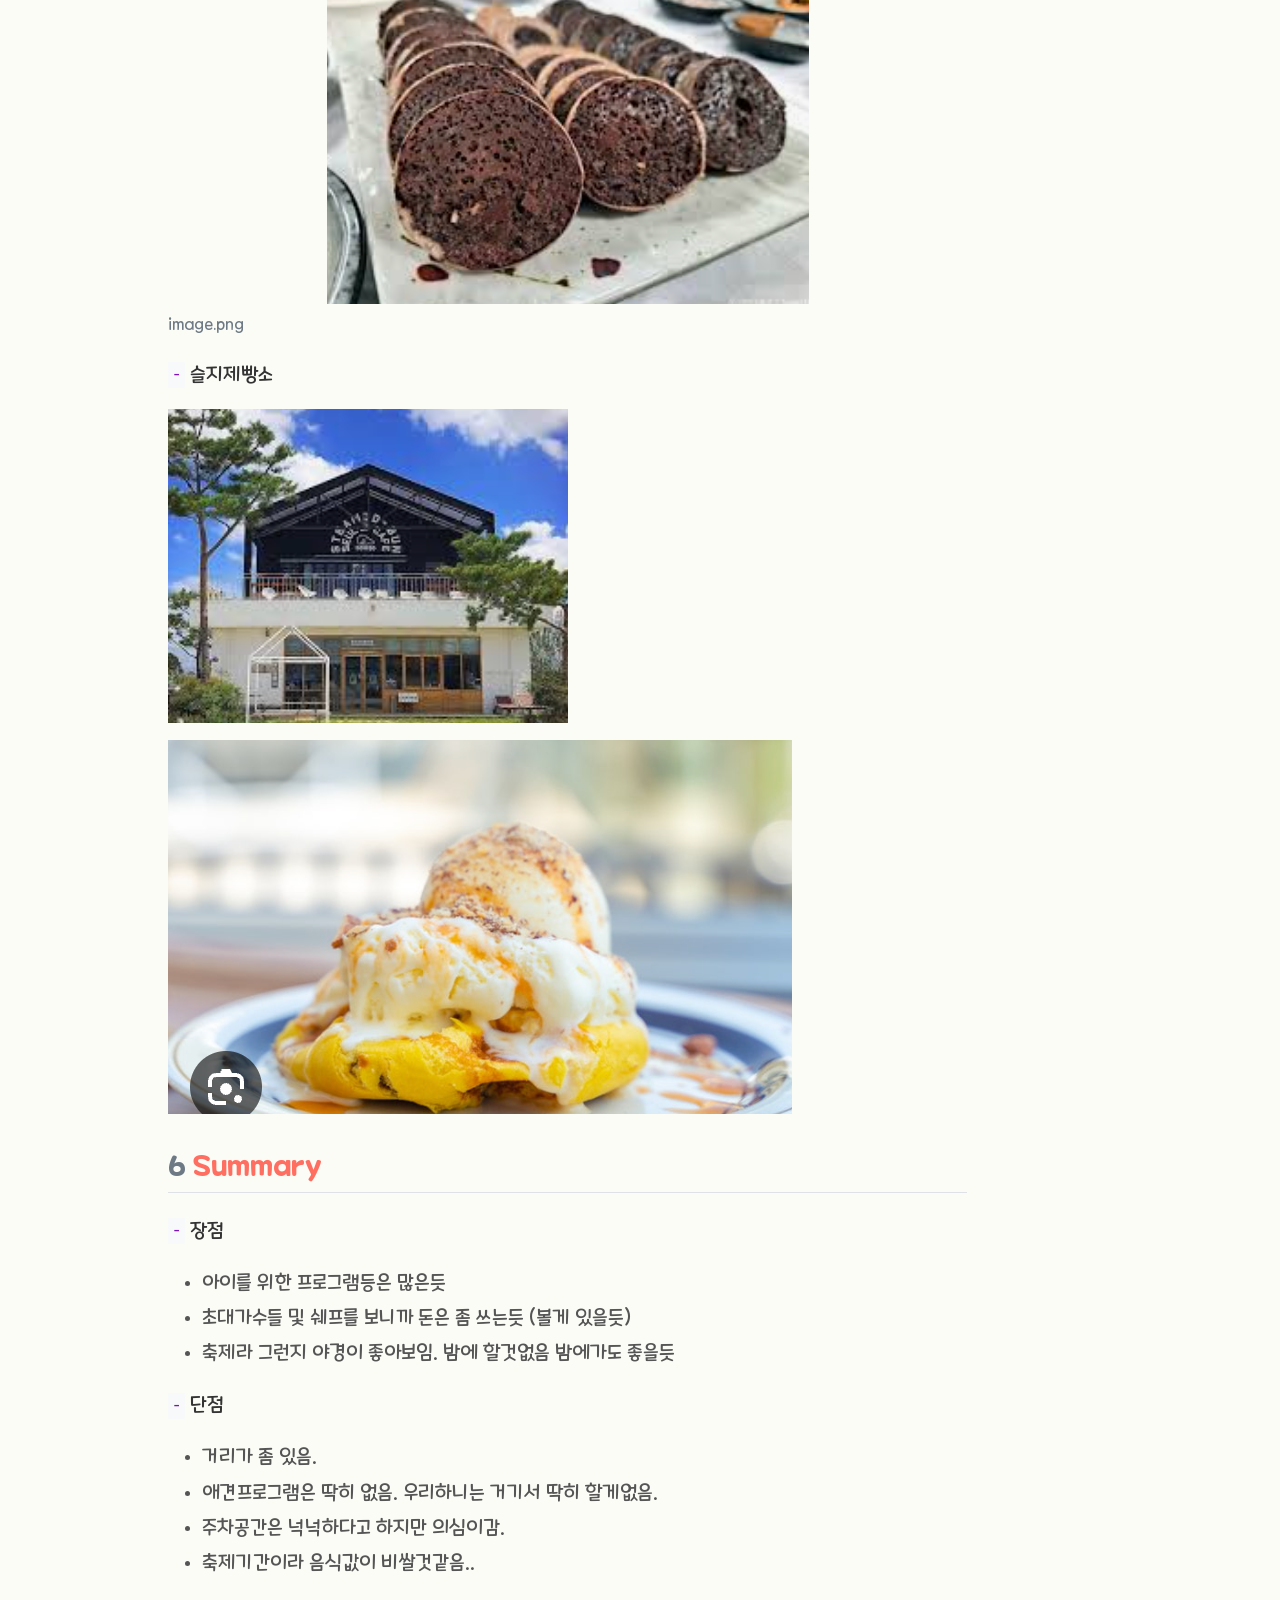
<file: posts/부안마실축제.html>
<!DOCTYPE html>
<html xmlns="http://www.w3.org/1999/xhtml" lang="en" xml:lang="en"><head>

<meta charset="utf-8">
<meta name="generator" content="quarto-1.6.42">

<meta name="viewport" content="width=device-width, initial-scale=1.0, user-scalable=yes">

<meta name="author" content="신록예찬">
<meta name="dcterms.date" content="2025-05-02">

<title>부안마실축제 (부안) – 하윤이의 전주방문을 위한 Blog</title>
<style>
code{white-space: pre-wrap;}
span.smallcaps{font-variant: small-caps;}
div.columns{display: flex; gap: min(4vw, 1.5em);}
div.column{flex: auto; overflow-x: auto;}
div.hanging-indent{margin-left: 1.5em; text-indent: -1.5em;}
ul.task-list{list-style: none;}
ul.task-list li input[type="checkbox"] {
  width: 0.8em;
  margin: 0 0.8em 0.2em -1em; /* quarto-specific, see https://github.com/quarto-dev/quarto-cli/issues/4556 */ 
  vertical-align: middle;
}
</style>


<script src="../site_libs/quarto-nav/quarto-nav.js"></script>
<script src="../site_libs/quarto-nav/headroom.min.js"></script>
<script src="../site_libs/clipboard/clipboard.min.js"></script>
<script src="../site_libs/quarto-search/autocomplete.umd.js"></script>
<script src="../site_libs/quarto-search/fuse.min.js"></script>
<script src="../site_libs/quarto-search/quarto-search.js"></script>
<meta name="quarto:offset" content="../">
<script src="../site_libs/quarto-html/quarto.js"></script>
<script src="../site_libs/quarto-html/popper.min.js"></script>
<script src="../site_libs/quarto-html/tippy.umd.min.js"></script>
<script src="../site_libs/quarto-html/anchor.min.js"></script>
<link href="../site_libs/quarto-html/tippy.css" rel="stylesheet">
<link href="../site_libs/quarto-html/quarto-syntax-highlighting-de84f8d6bb715db06a919283c2d1e787.css" rel="stylesheet" id="quarto-text-highlighting-styles">
<script src="../site_libs/bootstrap/bootstrap.min.js"></script>
<link href="../site_libs/bootstrap/bootstrap-icons.css" rel="stylesheet">
<link href="../site_libs/bootstrap/bootstrap-251ce1ae7a9effd692ba97c003cecf85.min.css" rel="stylesheet" append-hash="true" id="quarto-bootstrap" data-mode="light">
<script id="quarto-search-options" type="application/json">{
  "location": "navbar",
  "copy-button": false,
  "collapse-after": 3,
  "panel-placement": "end",
  "type": "overlay",
  "limit": 50,
  "keyboard-shortcut": [
    "f",
    "/",
    "s"
  ],
  "show-item-context": false,
  "language": {
    "search-no-results-text": "No results",
    "search-matching-documents-text": "matching documents",
    "search-copy-link-title": "Copy link to search",
    "search-hide-matches-text": "Hide additional matches",
    "search-more-match-text": "more match in this document",
    "search-more-matches-text": "more matches in this document",
    "search-clear-button-title": "Clear",
    "search-text-placeholder": "",
    "search-detached-cancel-button-title": "Cancel",
    "search-submit-button-title": "Submit",
    "search-label": "Search"
  }
}</script>


<link rel="stylesheet" href="../styles.css">
</head>

<body class="nav-fixed">

<div id="quarto-search-results"></div>
  <header id="quarto-header" class="headroom fixed-top quarto-banner">
    <nav class="navbar navbar-expand-lg " data-bs-theme="dark">
      <div class="navbar-container container-fluid">
      <div class="navbar-brand-container mx-auto">
    <a class="navbar-brand" href="../index.html">
    <span class="navbar-title">하윤이의 전주방문을 위한 Blog</span>
    </a>
  </div>
            <div id="quarto-search" class="" title="Search"></div>
          <button class="navbar-toggler" type="button" data-bs-toggle="collapse" data-bs-target="#navbarCollapse" aria-controls="navbarCollapse" role="menu" aria-expanded="false" aria-label="Toggle navigation" onclick="if (window.quartoToggleHeadroom) { window.quartoToggleHeadroom(); }">
  <span class="navbar-toggler-icon"></span>
</button>
          <div class="collapse navbar-collapse" id="navbarCollapse">
            <ul class="navbar-nav navbar-nav-scroll ms-auto">
  <li class="nav-item">
    <a class="nav-link" href="../about.html"> 
<span class="menu-text">About</span></a>
  </li>  
  <li class="nav-item compact">
    <a class="nav-link" href="https://github.com/"> <i class="bi bi-github" role="img">
</i> 
<span class="menu-text"></span></a>
  </li>  
  <li class="nav-item compact">
    <a class="nav-link" href="https://twitter.com"> <i class="bi bi-twitter" role="img">
</i> 
<span class="menu-text"></span></a>
  </li>  
</ul>
          </div> <!-- /navcollapse -->
            <div class="quarto-navbar-tools">
</div>
      </div> <!-- /container-fluid -->
    </nav>
</header>
<!-- content -->
<header id="title-block-header" class="quarto-title-block default page-columns page-full">
  <div class="quarto-title-banner page-columns page-full">
    <div class="quarto-title column-body">
      <h1 class="title">부안마실축제 (부안)</h1>
                      </div>
  </div>
    
  
  <div class="quarto-title-meta">

      <div>
      <div class="quarto-title-meta-heading">Author</div>
      <div class="quarto-title-meta-contents">
               <p>신록예찬 </p>
            </div>
    </div>
      
      <div>
      <div class="quarto-title-meta-heading">Published</div>
      <div class="quarto-title-meta-contents">
        <p class="date">May 2, 2025</p>
      </div>
    </div>
    
      
    </div>
    
  
  </header><div id="quarto-content" class="quarto-container page-columns page-rows-contents page-layout-article page-navbar">
<!-- sidebar -->
<!-- margin-sidebar -->
    <div id="quarto-margin-sidebar" class="sidebar margin-sidebar">
        <nav id="TOC" role="doc-toc" class="toc-active">
    <h2 id="toc-title">On this page</h2>
   
  <ul>
  <li><a href="#개요" id="toc-개요" class="nav-link active" data-scroll-target="#개요"><span class="header-section-number">1</span> 개요</a></li>
  <li><a href="#주요프로그램" id="toc-주요프로그램" class="nav-link" data-scroll-target="#주요프로그램"><span class="header-section-number">2</span> 주요프로그램</a></li>
  <li><a href="#어린이" id="toc-어린이" class="nav-link" data-scroll-target="#어린이"><span class="header-section-number">3</span> 어린이</a></li>
  <li><a href="#주차" id="toc-주차" class="nav-link" data-scroll-target="#주차"><span class="header-section-number">4</span> 주차</a></li>
  <li><a href="#먹거리" id="toc-먹거리" class="nav-link" data-scroll-target="#먹거리"><span class="header-section-number">5</span> 먹거리</a></li>
  <li><a href="#summary" id="toc-summary" class="nav-link" data-scroll-target="#summary"><span class="header-section-number">6</span> Summary</a></li>
  </ul>
</nav>
    </div>
<!-- main -->
<main class="content quarto-banner-title-block" id="quarto-document-content">





<p><img src="부안마실축제_files/figure-html/0ba8f6ed-02a1-4434-86f0-a51139fa0aae-1-ef4a3210-f787-4f2a-a733-66419e57fe2c.png" class="img-fluid"></p>
<p>refs</p>
<ul>
<li><a href="https://www.buanmasil.com/buanmasil/main.php" class="uri">https://www.buanmasil.com/buanmasil/main.php</a></li>
<li><a href="https://www.instagram.com/buanmasil/reel/DJEQ2VHhD61/" class="uri">https://www.instagram.com/buanmasil/reel/DJEQ2VHhD61/</a></li>
<li><a href="https://blog.naver.com/overroad89/223840515140" class="uri">https://blog.naver.com/overroad89/223840515140</a></li>
</ul>
<section id="개요" class="level2" data-number="1">
<h2 data-number="1" class="anchored" data-anchor-id="개요"><span class="header-section-number">1</span> 개요</h2>
<p><code>-</code> 2025년 제12회 부안마실축제, 5월 2일(금)~5월 5일(월) 개최함</p>
<p><code>-</code> 장소: 전북 부안군 해뜰마루 지방정원 일원임</p>
<ul>
<li>차타고가면 1시간10분 (약 70km)</li>
</ul>
<p><code>-</code> 입장료 무료, 일부 체험 유료 있음</p>
<p><code>-</code> 부안 자연, 먹거리, 전통, 문화, 가족 체험 등 오감만족 지역축제임</p>
<p><code>-</code> 주요 프로그램: 퍼레이드, 개막식·폐막식 공연, 인형극, 영화, 푸드쇼, 마마스앤파파스 뮤직페스티벌, 청소년 경연, 각종 체험존 등 다양함</p>
<p><code>-</code> 개막식·폐막식·뮤직페스티벌 등 메인 무대에 유명 가수 출연(에이핑크, 김연자, 송가인 등)</p>
<p><code>-</code> 가족 단위, 친구, 연인, 혼자 와도 즐길 거리 많음. 피크닉존, 특산물 판매, 기념품 부스, SNS 이벤트 등 있음</p>
</section>
<section id="주요프로그램" class="level2" data-number="2">
<h2 data-number="2" class="anchored" data-anchor-id="주요프로그램"><span class="header-section-number">2</span> 주요프로그램</h2>
<p><img src="부안마실축제_files/figure-html/f2544c42-e4a7-48de-a268-615509cd87cb-1-1523f1a1-9579-4a1e-aa05-ce5d43c64438.png" class="img-fluid"></p>
<p><img src="부안마실축제_files/figure-html/5a26f514-1674-43dd-a486-e96b4d97df47-1-7ae917f9-1cc1-429e-9683-1edd413e7a01.png" class="img-fluid"></p>
<p><img src="부안마실축제_files/figure-html/dc00e2bb-0a2d-45bf-9d3f-6816706f1a61-1-6fd96d5e-c202-43c9-a128-290f485cc168.png" class="img-fluid"></p>
</section>
<section id="어린이" class="level2" data-number="3">
<h2 data-number="3" class="anchored" data-anchor-id="어린이"><span class="header-section-number">3</span> 어린이</h2>
<p><code>-</code> ‘핑크퐁과 튼튼쌤의 댄스 파티’</p>
<ul>
<li>5월 3일, 1일 2회(11:00, 15:30) 진행<br>
</li>
<li>율동과 동요 콘서트로 어린이들이 신나게 참여 가능</li>
</ul>
<p><code>-</code> ‘꿈꾸는 인형극장’</p>
<ul>
<li>한국인형극협회와 함께하는 인형극 공연<br>
</li>
<li>남녀노소 모두 즐길 수 있는 가족형 공연</li>
</ul>
<p><code>-</code> ‘몬스터 키즈파크’</p>
<ul>
<li>부안의 산, 들, 바다, 노을을 테마로 한 자연 체험형 놀이공간<br>
</li>
<li>신체활동과 생태 어드벤처 놀이터 제공, 어린이 신체활동에 적합</li>
</ul>
<p><code>-</code> ‘뽕뽕마실랜드’</p>
<ul>
<li>임시 유원시설로 놀이기구 및 체험 공간<br>
</li>
<li>아이들이 즐길 수 있는 놀이 공간</li>
</ul>
<p><code>-</code> ‘마실 프렌즈 구축 대작전’</p>
<ul>
<li>축제장 곳곳에 흩어진 마실프렌즈 캐릭터 찾기 체험<br>
-선착순 선물 제공, 어린이 참여 유도 프로그램</li>
</ul>
<p><code>-</code> ‘아르떼 오감극장’<br>
- 어린이 매직쇼, 젬베체험, 싱잉볼 명상 및 요가 등 문화예술 체험</p>
</section>
<section id="주차" class="level2" data-number="4">
<h2 data-number="4" class="anchored" data-anchor-id="주차"><span class="header-section-number">4</span> 주차</h2>
<p><code>-</code> 축제 장소인 부안 해뜰마루 지방정원 내 주차장 있음.</p>
<p><code>-</code> 넉넉하다고 하지만 축제기간이니 아무래도 복잡할것 같음</p>
</section>
<section id="먹거리" class="level2" data-number="5">
<h2 data-number="5" class="anchored" data-anchor-id="먹거리"><span class="header-section-number">5</span> 먹거리</h2>
<p><code>-</code> 로컬푸드 팜파티: 축제장에서 고기, 해산물을 구입해 직접 구워먹음.</p>
<p><code>-</code> 변산명인바지락죽</p>
<p><img src="부안마실축제_files/figure-html/1af518d4-1200-490b-87ae-6da102081c05-1-c7337df8-31b0-4567-ae76-e2b2d5b08dee.png" class="img-fluid"></p>
<p><img src="부안마실축제_files/figure-html/f818fde0-da67-45d1-aba6-545a3834fc7a-1-11883490-e844-4043-9620-f99bebed31e8.png" class="img-fluid"></p>
<p><code>-</code> 계화회관- 백합요리전문점</p>
<p><img src="부안마실축제_files/figure-html/a371675a-b9c2-4d96-b138-1bc3b361368c-1-d2f26130-62bb-46f6-8bf3-d55cee76cb13.png" class="img-fluid"></p>
<p><img src="부안마실축제_files/figure-html/e0edbb04-18f1-481d-9b4a-12dc55b91d80-1-7e28ef85-869e-4934-8fb6-e528f1abc246.png" class="img-fluid"></p>
<p><code>-</code> 할매피순대</p>
<p><img src="부안마실축제_files/figure-html/f4be540d-ffa7-4830-a208-b86963459040-1-78d9e75d-3456-4566-bea3-d9a8a6bf77a3.png" class="img-fluid"></p>
<div class="quarto-figure quarto-figure-center">
<figure class="figure">
<p><img src="부안마실축제_files/figure-html/65881246-6e91-49d0-ad18-79a3debdb313-1-ab7a1b1b-645e-4466-90b9-5e9d5c2d9a58.png" class="img-fluid figure-img"></p>
<figcaption>image.png</figcaption>
</figure>
</div>
<p><code>-</code> 슬지제빵소</p>
<p><img src="부안마실축제_files/figure-html/12d6a817-f9e9-4053-b29b-2bc95bec343a-1-349a6aec-6258-4add-a2c4-f0c6ed0df333.png" class="img-fluid"></p>
<p><img src="부안마실축제_files/figure-html/f30c2b75-c73f-48e7-b141-1559d16f0805-1-d1e675a7-9b7c-46d5-b31b-bfd14676d174.png" class="img-fluid"></p>
</section>
<section id="summary" class="level2" data-number="6">
<h2 data-number="6" class="anchored" data-anchor-id="summary"><span class="header-section-number">6</span> Summary</h2>
<p><code>-</code> 장점</p>
<ul>
<li>아이를 위한 프로그램등은 많은듯</li>
<li>초대가수들 및 쉐프를 보니까 돈은 좀 쓰는듯 (볼게 있을듯)</li>
<li>축제라 그런지 야경이 좋아보임. 밤에 할것없음 밤에가도 좋을듯</li>
</ul>
<p><code>-</code> 단점</p>
<ul>
<li>거리가 좀 있음.</li>
<li>애견프로그램은 딱히 없음. 우리하니는 거기서 딱히 할게없음.</li>
<li>주차공간은 넉넉하다고 하지만 의심이감.</li>
<li>축제기간이라 음식값이 비쌀것같음..</li>
</ul>


</section>

</main> <!-- /main -->
<script id="quarto-html-after-body" type="application/javascript">
window.document.addEventListener("DOMContentLoaded", function (event) {
  const toggleBodyColorMode = (bsSheetEl) => {
    const mode = bsSheetEl.getAttribute("data-mode");
    const bodyEl = window.document.querySelector("body");
    if (mode === "dark") {
      bodyEl.classList.add("quarto-dark");
      bodyEl.classList.remove("quarto-light");
    } else {
      bodyEl.classList.add("quarto-light");
      bodyEl.classList.remove("quarto-dark");
    }
  }
  const toggleBodyColorPrimary = () => {
    const bsSheetEl = window.document.querySelector("link#quarto-bootstrap");
    if (bsSheetEl) {
      toggleBodyColorMode(bsSheetEl);
    }
  }
  toggleBodyColorPrimary();  
  const icon = "";
  const anchorJS = new window.AnchorJS();
  anchorJS.options = {
    placement: 'right',
    icon: icon
  };
  anchorJS.add('.anchored');
  const isCodeAnnotation = (el) => {
    for (const clz of el.classList) {
      if (clz.startsWith('code-annotation-')) {                     
        return true;
      }
    }
    return false;
  }
  const onCopySuccess = function(e) {
    // button target
    const button = e.trigger;
    // don't keep focus
    button.blur();
    // flash "checked"
    button.classList.add('code-copy-button-checked');
    var currentTitle = button.getAttribute("title");
    button.setAttribute("title", "Copied!");
    let tooltip;
    if (window.bootstrap) {
      button.setAttribute("data-bs-toggle", "tooltip");
      button.setAttribute("data-bs-placement", "left");
      button.setAttribute("data-bs-title", "Copied!");
      tooltip = new bootstrap.Tooltip(button, 
        { trigger: "manual", 
          customClass: "code-copy-button-tooltip",
          offset: [0, -8]});
      tooltip.show();    
    }
    setTimeout(function() {
      if (tooltip) {
        tooltip.hide();
        button.removeAttribute("data-bs-title");
        button.removeAttribute("data-bs-toggle");
        button.removeAttribute("data-bs-placement");
      }
      button.setAttribute("title", currentTitle);
      button.classList.remove('code-copy-button-checked');
    }, 1000);
    // clear code selection
    e.clearSelection();
  }
  const getTextToCopy = function(trigger) {
      const codeEl = trigger.previousElementSibling.cloneNode(true);
      for (const childEl of codeEl.children) {
        if (isCodeAnnotation(childEl)) {
          childEl.remove();
        }
      }
      return codeEl.innerText;
  }
  const clipboard = new window.ClipboardJS('.code-copy-button:not([data-in-quarto-modal])', {
    text: getTextToCopy
  });
  clipboard.on('success', onCopySuccess);
  if (window.document.getElementById('quarto-embedded-source-code-modal')) {
    const clipboardModal = new window.ClipboardJS('.code-copy-button[data-in-quarto-modal]', {
      text: getTextToCopy,
      container: window.document.getElementById('quarto-embedded-source-code-modal')
    });
    clipboardModal.on('success', onCopySuccess);
  }
    var localhostRegex = new RegExp(/^(?:http|https):\/\/localhost\:?[0-9]*\//);
    var mailtoRegex = new RegExp(/^mailto:/);
      var filterRegex = new RegExp("https:\/\/miruetoto\.github\.io\/hayoon\/");
    var isInternal = (href) => {
        return filterRegex.test(href) || localhostRegex.test(href) || mailtoRegex.test(href);
    }
    // Inspect non-navigation links and adorn them if external
 	var links = window.document.querySelectorAll('a[href]:not(.nav-link):not(.navbar-brand):not(.toc-action):not(.sidebar-link):not(.sidebar-item-toggle):not(.pagination-link):not(.no-external):not([aria-hidden]):not(.dropdown-item):not(.quarto-navigation-tool):not(.about-link)');
    for (var i=0; i<links.length; i++) {
      const link = links[i];
      if (!isInternal(link.href)) {
        // undo the damage that might have been done by quarto-nav.js in the case of
        // links that we want to consider external
        if (link.dataset.originalHref !== undefined) {
          link.href = link.dataset.originalHref;
        }
      }
    }
  function tippyHover(el, contentFn, onTriggerFn, onUntriggerFn) {
    const config = {
      allowHTML: true,
      maxWidth: 500,
      delay: 100,
      arrow: false,
      appendTo: function(el) {
          return el.parentElement;
      },
      interactive: true,
      interactiveBorder: 10,
      theme: 'quarto',
      placement: 'bottom-start',
    };
    if (contentFn) {
      config.content = contentFn;
    }
    if (onTriggerFn) {
      config.onTrigger = onTriggerFn;
    }
    if (onUntriggerFn) {
      config.onUntrigger = onUntriggerFn;
    }
    window.tippy(el, config); 
  }
  const noterefs = window.document.querySelectorAll('a[role="doc-noteref"]');
  for (var i=0; i<noterefs.length; i++) {
    const ref = noterefs[i];
    tippyHover(ref, function() {
      // use id or data attribute instead here
      let href = ref.getAttribute('data-footnote-href') || ref.getAttribute('href');
      try { href = new URL(href).hash; } catch {}
      const id = href.replace(/^#\/?/, "");
      const note = window.document.getElementById(id);
      if (note) {
        return note.innerHTML;
      } else {
        return "";
      }
    });
  }
  const xrefs = window.document.querySelectorAll('a.quarto-xref');
  const processXRef = (id, note) => {
    // Strip column container classes
    const stripColumnClz = (el) => {
      el.classList.remove("page-full", "page-columns");
      if (el.children) {
        for (const child of el.children) {
          stripColumnClz(child);
        }
      }
    }
    stripColumnClz(note)
    if (id === null || id.startsWith('sec-')) {
      // Special case sections, only their first couple elements
      const container = document.createElement("div");
      if (note.children && note.children.length > 2) {
        container.appendChild(note.children[0].cloneNode(true));
        for (let i = 1; i < note.children.length; i++) {
          const child = note.children[i];
          if (child.tagName === "P" && child.innerText === "") {
            continue;
          } else {
            container.appendChild(child.cloneNode(true));
            break;
          }
        }
        if (window.Quarto?.typesetMath) {
          window.Quarto.typesetMath(container);
        }
        return container.innerHTML
      } else {
        if (window.Quarto?.typesetMath) {
          window.Quarto.typesetMath(note);
        }
        return note.innerHTML;
      }
    } else {
      // Remove any anchor links if they are present
      const anchorLink = note.querySelector('a.anchorjs-link');
      if (anchorLink) {
        anchorLink.remove();
      }
      if (window.Quarto?.typesetMath) {
        window.Quarto.typesetMath(note);
      }
      if (note.classList.contains("callout")) {
        return note.outerHTML;
      } else {
        return note.innerHTML;
      }
    }
  }
  for (var i=0; i<xrefs.length; i++) {
    const xref = xrefs[i];
    tippyHover(xref, undefined, function(instance) {
      instance.disable();
      let url = xref.getAttribute('href');
      let hash = undefined; 
      if (url.startsWith('#')) {
        hash = url;
      } else {
        try { hash = new URL(url).hash; } catch {}
      }
      if (hash) {
        const id = hash.replace(/^#\/?/, "");
        const note = window.document.getElementById(id);
        if (note !== null) {
          try {
            const html = processXRef(id, note.cloneNode(true));
            instance.setContent(html);
          } finally {
            instance.enable();
            instance.show();
          }
        } else {
          // See if we can fetch this
          fetch(url.split('#')[0])
          .then(res => res.text())
          .then(html => {
            const parser = new DOMParser();
            const htmlDoc = parser.parseFromString(html, "text/html");
            const note = htmlDoc.getElementById(id);
            if (note !== null) {
              const html = processXRef(id, note);
              instance.setContent(html);
            } 
          }).finally(() => {
            instance.enable();
            instance.show();
          });
        }
      } else {
        // See if we can fetch a full url (with no hash to target)
        // This is a special case and we should probably do some content thinning / targeting
        fetch(url)
        .then(res => res.text())
        .then(html => {
          const parser = new DOMParser();
          const htmlDoc = parser.parseFromString(html, "text/html");
          const note = htmlDoc.querySelector('main.content');
          if (note !== null) {
            // This should only happen for chapter cross references
            // (since there is no id in the URL)
            // remove the first header
            if (note.children.length > 0 && note.children[0].tagName === "HEADER") {
              note.children[0].remove();
            }
            const html = processXRef(null, note);
            instance.setContent(html);
          } 
        }).finally(() => {
          instance.enable();
          instance.show();
        });
      }
    }, function(instance) {
    });
  }
      let selectedAnnoteEl;
      const selectorForAnnotation = ( cell, annotation) => {
        let cellAttr = 'data-code-cell="' + cell + '"';
        let lineAttr = 'data-code-annotation="' +  annotation + '"';
        const selector = 'span[' + cellAttr + '][' + lineAttr + ']';
        return selector;
      }
      const selectCodeLines = (annoteEl) => {
        const doc = window.document;
        const targetCell = annoteEl.getAttribute("data-target-cell");
        const targetAnnotation = annoteEl.getAttribute("data-target-annotation");
        const annoteSpan = window.document.querySelector(selectorForAnnotation(targetCell, targetAnnotation));
        const lines = annoteSpan.getAttribute("data-code-lines").split(",");
        const lineIds = lines.map((line) => {
          return targetCell + "-" + line;
        })
        let top = null;
        let height = null;
        let parent = null;
        if (lineIds.length > 0) {
            //compute the position of the single el (top and bottom and make a div)
            const el = window.document.getElementById(lineIds[0]);
            top = el.offsetTop;
            height = el.offsetHeight;
            parent = el.parentElement.parentElement;
          if (lineIds.length > 1) {
            const lastEl = window.document.getElementById(lineIds[lineIds.length - 1]);
            const bottom = lastEl.offsetTop + lastEl.offsetHeight;
            height = bottom - top;
          }
          if (top !== null && height !== null && parent !== null) {
            // cook up a div (if necessary) and position it 
            let div = window.document.getElementById("code-annotation-line-highlight");
            if (div === null) {
              div = window.document.createElement("div");
              div.setAttribute("id", "code-annotation-line-highlight");
              div.style.position = 'absolute';
              parent.appendChild(div);
            }
            div.style.top = top - 2 + "px";
            div.style.height = height + 4 + "px";
            div.style.left = 0;
            let gutterDiv = window.document.getElementById("code-annotation-line-highlight-gutter");
            if (gutterDiv === null) {
              gutterDiv = window.document.createElement("div");
              gutterDiv.setAttribute("id", "code-annotation-line-highlight-gutter");
              gutterDiv.style.position = 'absolute';
              const codeCell = window.document.getElementById(targetCell);
              const gutter = codeCell.querySelector('.code-annotation-gutter');
              gutter.appendChild(gutterDiv);
            }
            gutterDiv.style.top = top - 2 + "px";
            gutterDiv.style.height = height + 4 + "px";
          }
          selectedAnnoteEl = annoteEl;
        }
      };
      const unselectCodeLines = () => {
        const elementsIds = ["code-annotation-line-highlight", "code-annotation-line-highlight-gutter"];
        elementsIds.forEach((elId) => {
          const div = window.document.getElementById(elId);
          if (div) {
            div.remove();
          }
        });
        selectedAnnoteEl = undefined;
      };
        // Handle positioning of the toggle
    window.addEventListener(
      "resize",
      throttle(() => {
        elRect = undefined;
        if (selectedAnnoteEl) {
          selectCodeLines(selectedAnnoteEl);
        }
      }, 10)
    );
    function throttle(fn, ms) {
    let throttle = false;
    let timer;
      return (...args) => {
        if(!throttle) { // first call gets through
            fn.apply(this, args);
            throttle = true;
        } else { // all the others get throttled
            if(timer) clearTimeout(timer); // cancel #2
            timer = setTimeout(() => {
              fn.apply(this, args);
              timer = throttle = false;
            }, ms);
        }
      };
    }
      // Attach click handler to the DT
      const annoteDls = window.document.querySelectorAll('dt[data-target-cell]');
      for (const annoteDlNode of annoteDls) {
        annoteDlNode.addEventListener('click', (event) => {
          const clickedEl = event.target;
          if (clickedEl !== selectedAnnoteEl) {
            unselectCodeLines();
            const activeEl = window.document.querySelector('dt[data-target-cell].code-annotation-active');
            if (activeEl) {
              activeEl.classList.remove('code-annotation-active');
            }
            selectCodeLines(clickedEl);
            clickedEl.classList.add('code-annotation-active');
          } else {
            // Unselect the line
            unselectCodeLines();
            clickedEl.classList.remove('code-annotation-active');
          }
        });
      }
  const findCites = (el) => {
    const parentEl = el.parentElement;
    if (parentEl) {
      const cites = parentEl.dataset.cites;
      if (cites) {
        return {
          el,
          cites: cites.split(' ')
        };
      } else {
        return findCites(el.parentElement)
      }
    } else {
      return undefined;
    }
  };
  var bibliorefs = window.document.querySelectorAll('a[role="doc-biblioref"]');
  for (var i=0; i<bibliorefs.length; i++) {
    const ref = bibliorefs[i];
    const citeInfo = findCites(ref);
    if (citeInfo) {
      tippyHover(citeInfo.el, function() {
        var popup = window.document.createElement('div');
        citeInfo.cites.forEach(function(cite) {
          var citeDiv = window.document.createElement('div');
          citeDiv.classList.add('hanging-indent');
          citeDiv.classList.add('csl-entry');
          var biblioDiv = window.document.getElementById('ref-' + cite);
          if (biblioDiv) {
            citeDiv.innerHTML = biblioDiv.innerHTML;
          }
          popup.appendChild(citeDiv);
        });
        return popup.innerHTML;
      });
    }
  }
});
</script>
</div> <!-- /content -->




</body></html>
</file>
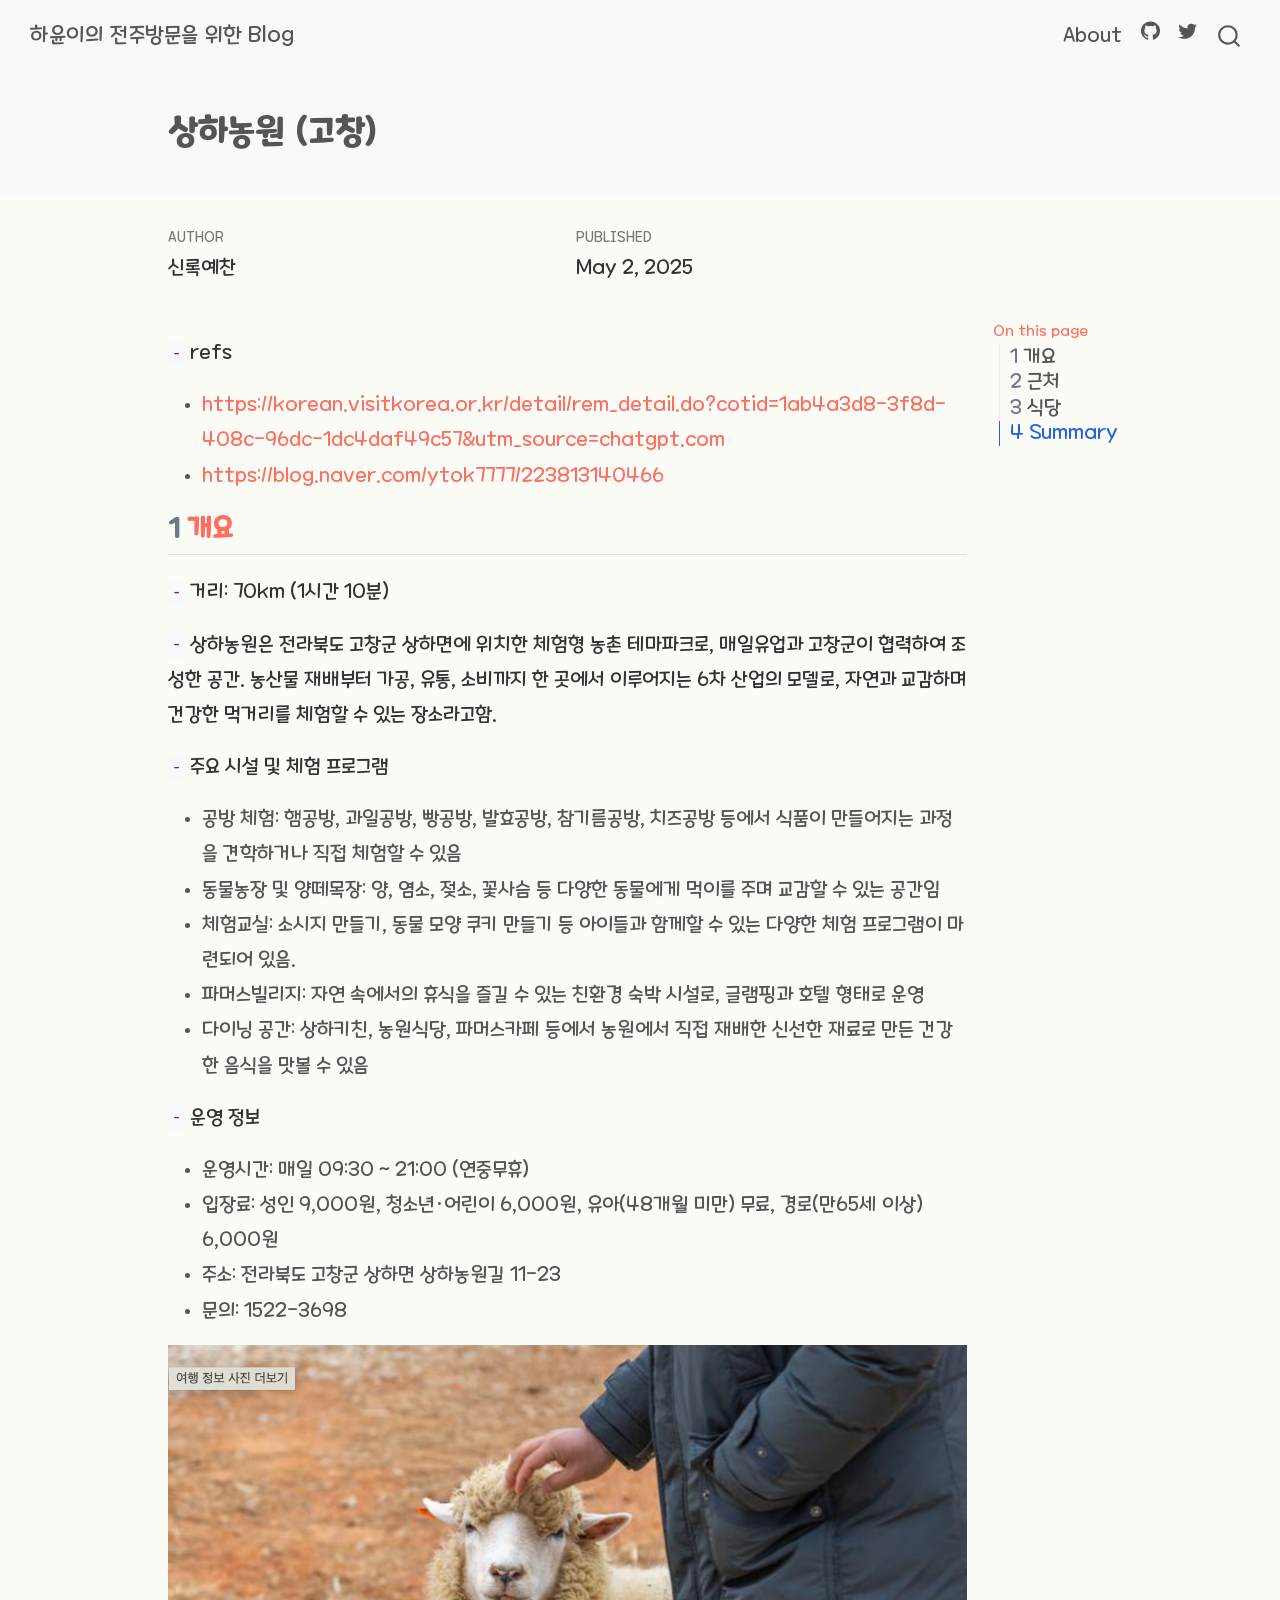
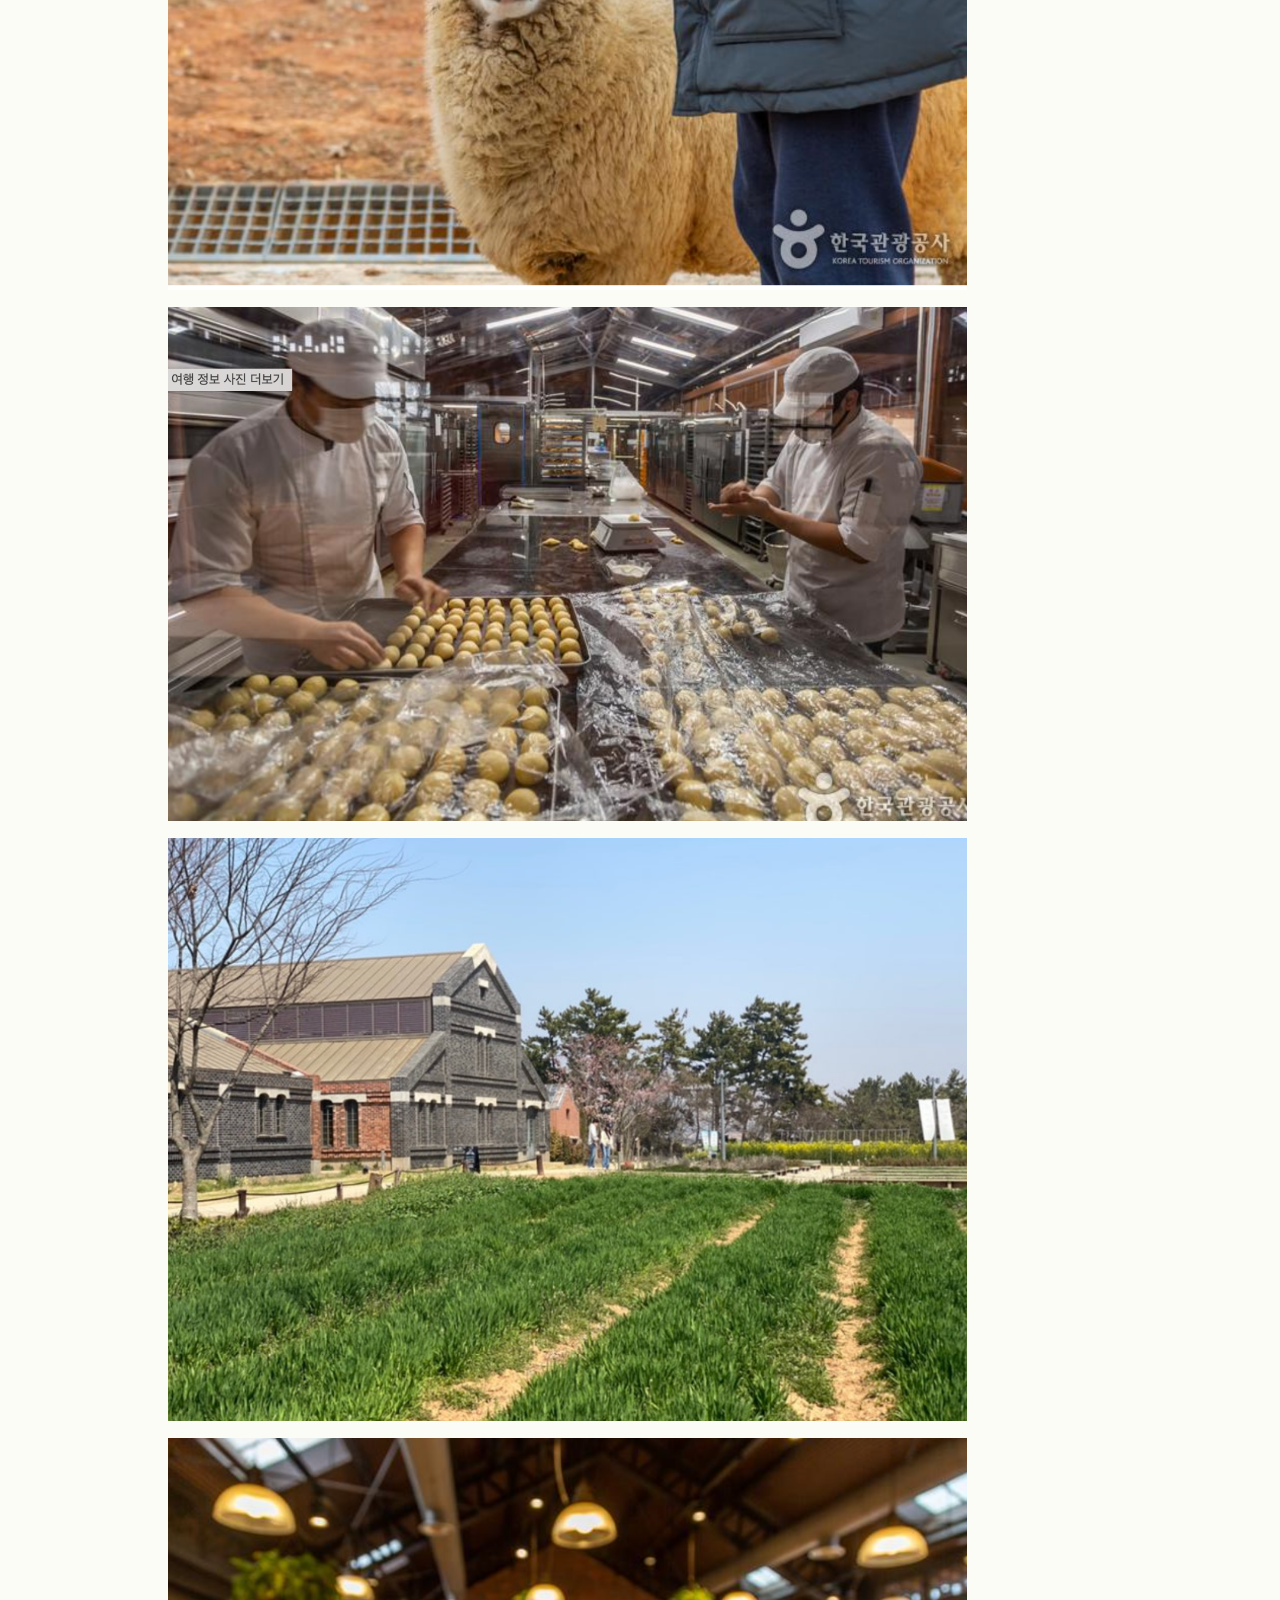
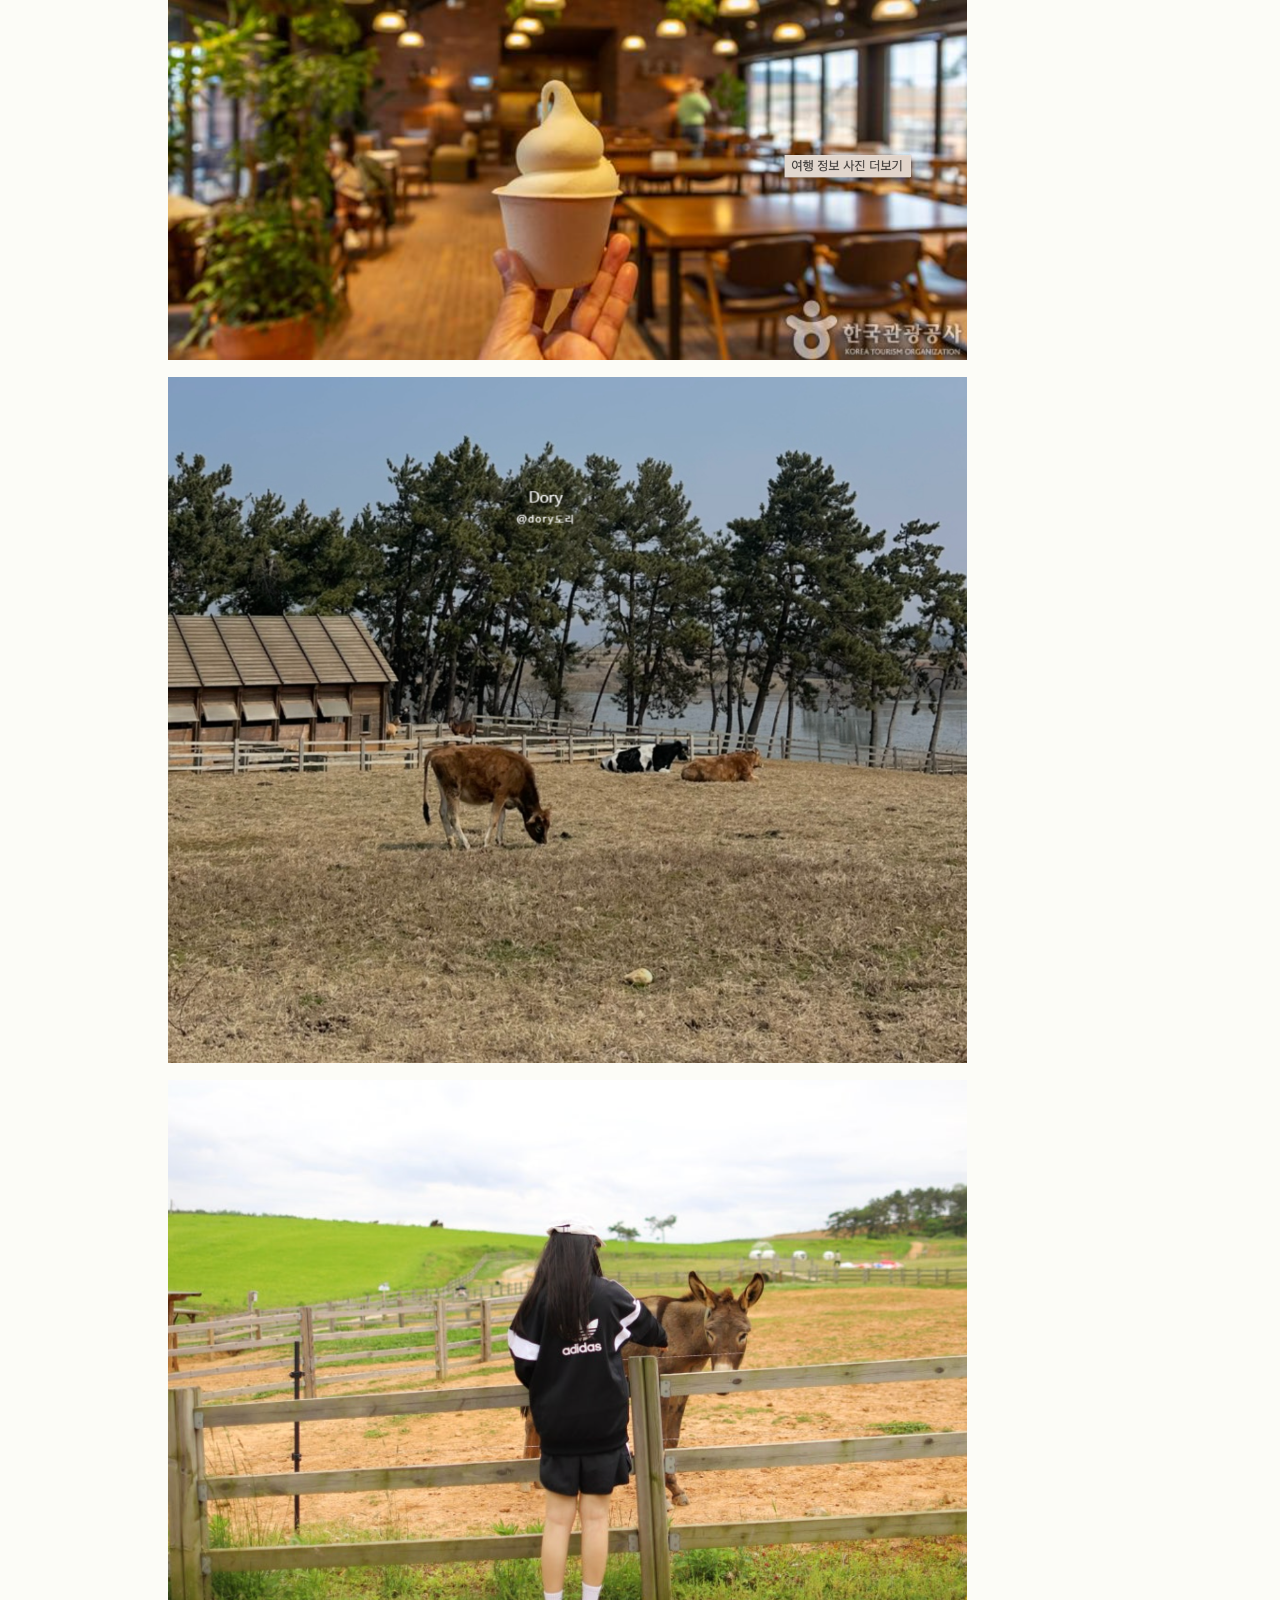
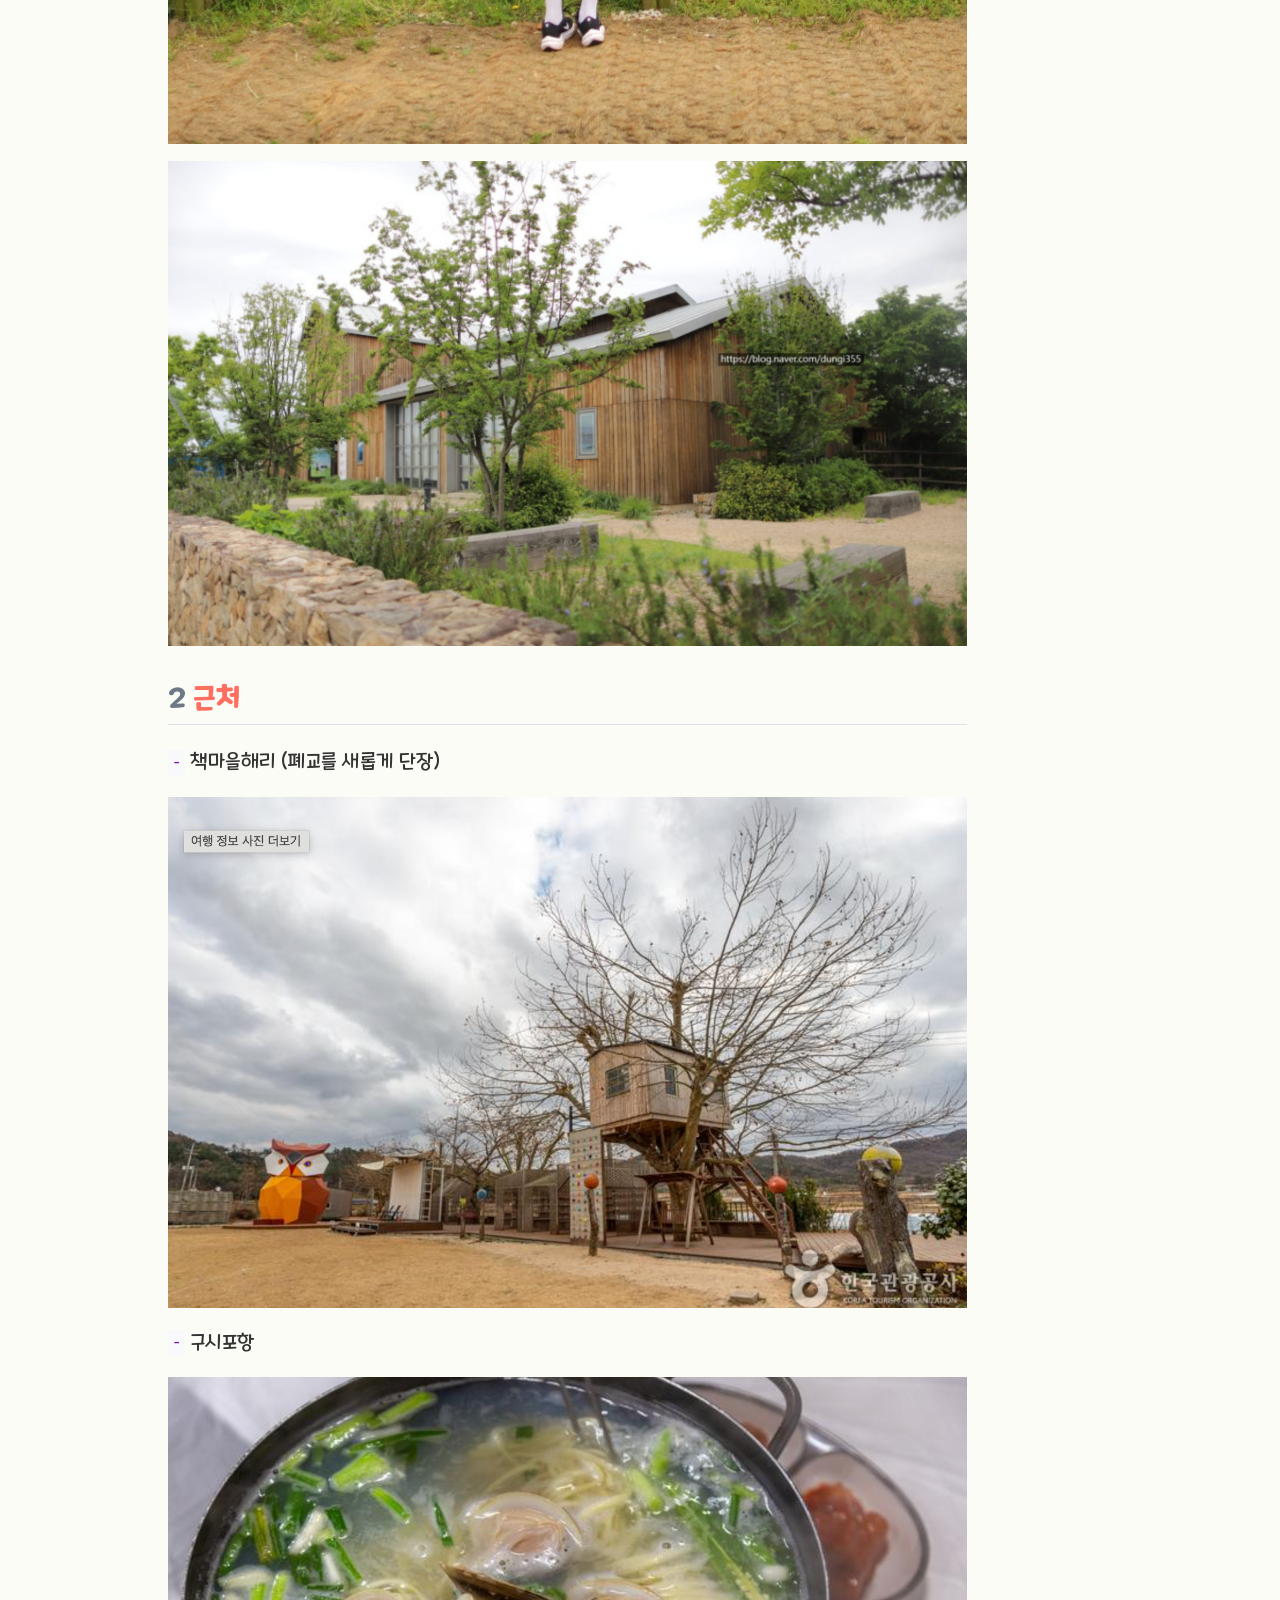
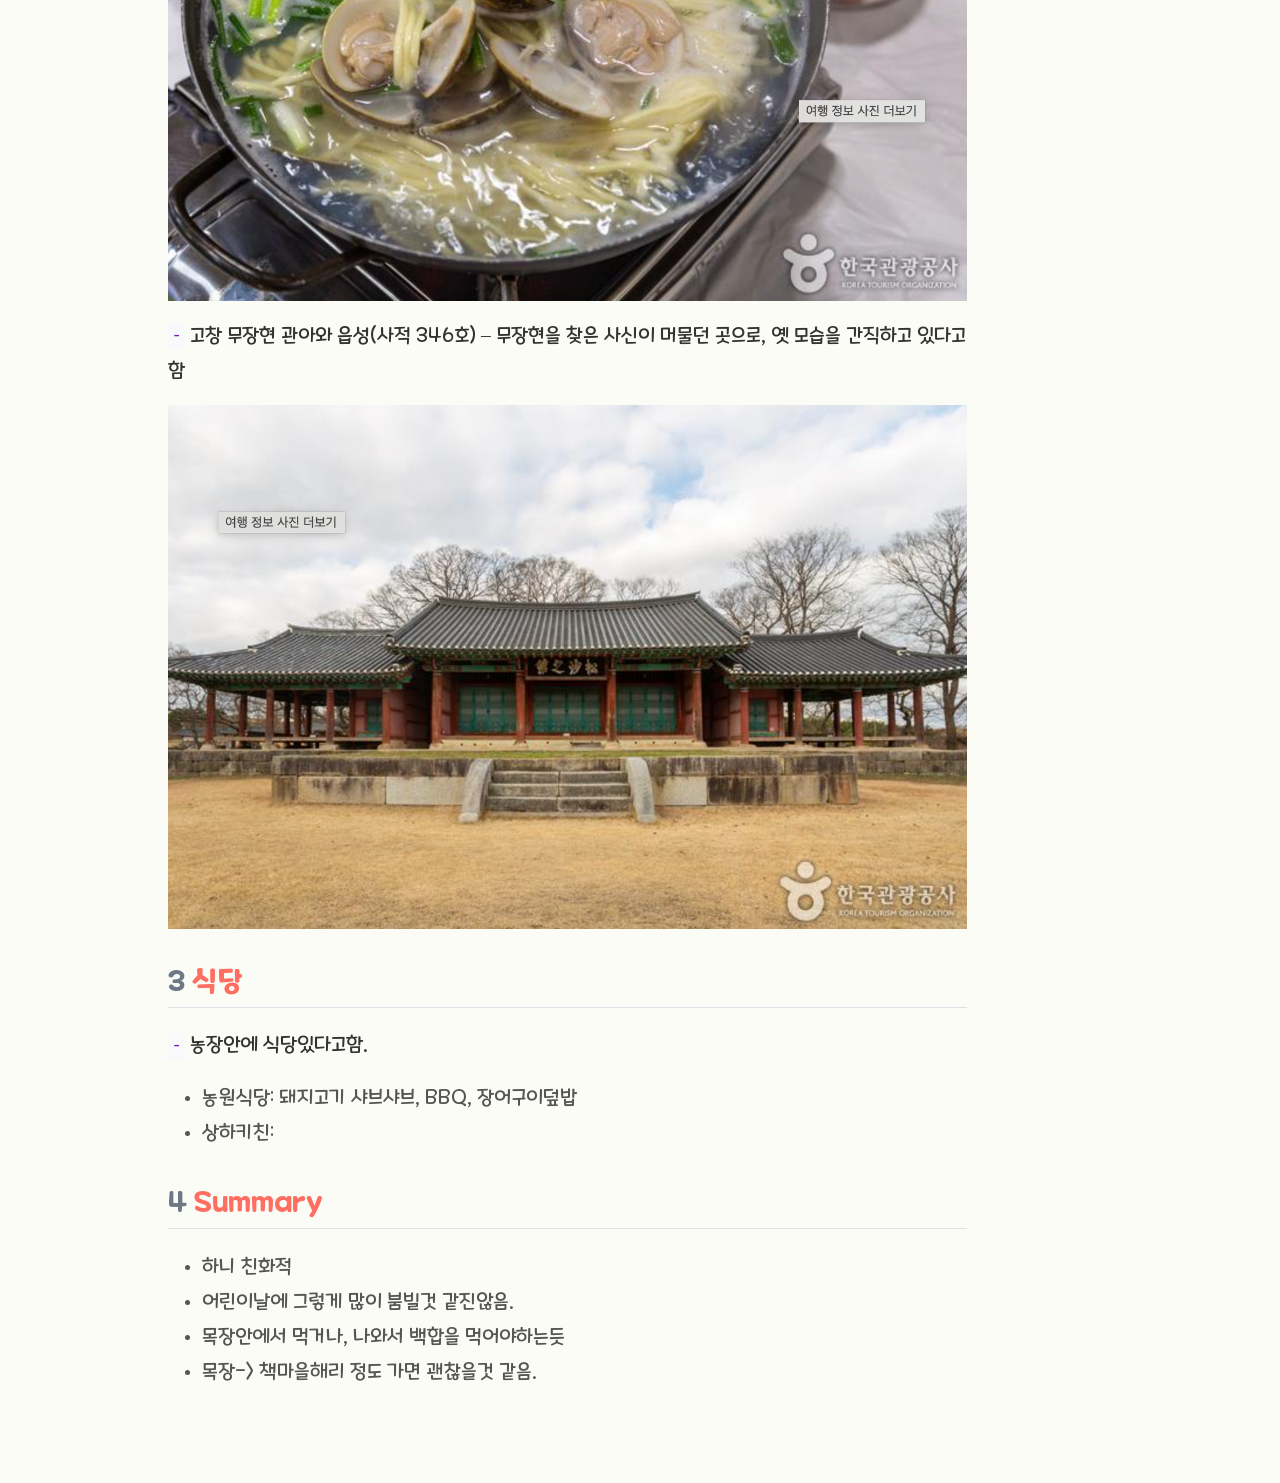
<file: posts/상하농원.html>
<!DOCTYPE html>
<html xmlns="http://www.w3.org/1999/xhtml" lang="en" xml:lang="en"><head>

<meta charset="utf-8">
<meta name="generator" content="quarto-1.6.42">

<meta name="viewport" content="width=device-width, initial-scale=1.0, user-scalable=yes">

<meta name="author" content="신록예찬">
<meta name="dcterms.date" content="2025-05-02">

<title>상하농원 (고창) – 하윤이의 전주방문을 위한 Blog</title>
<style>
code{white-space: pre-wrap;}
span.smallcaps{font-variant: small-caps;}
div.columns{display: flex; gap: min(4vw, 1.5em);}
div.column{flex: auto; overflow-x: auto;}
div.hanging-indent{margin-left: 1.5em; text-indent: -1.5em;}
ul.task-list{list-style: none;}
ul.task-list li input[type="checkbox"] {
  width: 0.8em;
  margin: 0 0.8em 0.2em -1em; /* quarto-specific, see https://github.com/quarto-dev/quarto-cli/issues/4556 */ 
  vertical-align: middle;
}
</style>


<script src="../site_libs/quarto-nav/quarto-nav.js"></script>
<script src="../site_libs/quarto-nav/headroom.min.js"></script>
<script src="../site_libs/clipboard/clipboard.min.js"></script>
<script src="../site_libs/quarto-search/autocomplete.umd.js"></script>
<script src="../site_libs/quarto-search/fuse.min.js"></script>
<script src="../site_libs/quarto-search/quarto-search.js"></script>
<meta name="quarto:offset" content="../">
<script src="../site_libs/quarto-html/quarto.js"></script>
<script src="../site_libs/quarto-html/popper.min.js"></script>
<script src="../site_libs/quarto-html/tippy.umd.min.js"></script>
<script src="../site_libs/quarto-html/anchor.min.js"></script>
<link href="../site_libs/quarto-html/tippy.css" rel="stylesheet">
<link href="../site_libs/quarto-html/quarto-syntax-highlighting-de84f8d6bb715db06a919283c2d1e787.css" rel="stylesheet" id="quarto-text-highlighting-styles">
<script src="../site_libs/bootstrap/bootstrap.min.js"></script>
<link href="../site_libs/bootstrap/bootstrap-icons.css" rel="stylesheet">
<link href="../site_libs/bootstrap/bootstrap-251ce1ae7a9effd692ba97c003cecf85.min.css" rel="stylesheet" append-hash="true" id="quarto-bootstrap" data-mode="light">
<script id="quarto-search-options" type="application/json">{
  "location": "navbar",
  "copy-button": false,
  "collapse-after": 3,
  "panel-placement": "end",
  "type": "overlay",
  "limit": 50,
  "keyboard-shortcut": [
    "f",
    "/",
    "s"
  ],
  "show-item-context": false,
  "language": {
    "search-no-results-text": "No results",
    "search-matching-documents-text": "matching documents",
    "search-copy-link-title": "Copy link to search",
    "search-hide-matches-text": "Hide additional matches",
    "search-more-match-text": "more match in this document",
    "search-more-matches-text": "more matches in this document",
    "search-clear-button-title": "Clear",
    "search-text-placeholder": "",
    "search-detached-cancel-button-title": "Cancel",
    "search-submit-button-title": "Submit",
    "search-label": "Search"
  }
}</script>


<link rel="stylesheet" href="../styles.css">
</head>

<body class="nav-fixed">

<div id="quarto-search-results"></div>
  <header id="quarto-header" class="headroom fixed-top quarto-banner">
    <nav class="navbar navbar-expand-lg " data-bs-theme="dark">
      <div class="navbar-container container-fluid">
      <div class="navbar-brand-container mx-auto">
    <a class="navbar-brand" href="../index.html">
    <span class="navbar-title">하윤이의 전주방문을 위한 Blog</span>
    </a>
  </div>
            <div id="quarto-search" class="" title="Search"></div>
          <button class="navbar-toggler" type="button" data-bs-toggle="collapse" data-bs-target="#navbarCollapse" aria-controls="navbarCollapse" role="menu" aria-expanded="false" aria-label="Toggle navigation" onclick="if (window.quartoToggleHeadroom) { window.quartoToggleHeadroom(); }">
  <span class="navbar-toggler-icon"></span>
</button>
          <div class="collapse navbar-collapse" id="navbarCollapse">
            <ul class="navbar-nav navbar-nav-scroll ms-auto">
  <li class="nav-item">
    <a class="nav-link" href="../about.html"> 
<span class="menu-text">About</span></a>
  </li>  
  <li class="nav-item compact">
    <a class="nav-link" href="https://github.com/"> <i class="bi bi-github" role="img">
</i> 
<span class="menu-text"></span></a>
  </li>  
  <li class="nav-item compact">
    <a class="nav-link" href="https://twitter.com"> <i class="bi bi-twitter" role="img">
</i> 
<span class="menu-text"></span></a>
  </li>  
</ul>
          </div> <!-- /navcollapse -->
            <div class="quarto-navbar-tools">
</div>
      </div> <!-- /container-fluid -->
    </nav>
</header>
<!-- content -->
<header id="title-block-header" class="quarto-title-block default page-columns page-full">
  <div class="quarto-title-banner page-columns page-full">
    <div class="quarto-title column-body">
      <h1 class="title">상하농원 (고창)</h1>
                      </div>
  </div>
    
  
  <div class="quarto-title-meta">

      <div>
      <div class="quarto-title-meta-heading">Author</div>
      <div class="quarto-title-meta-contents">
               <p>신록예찬 </p>
            </div>
    </div>
      
      <div>
      <div class="quarto-title-meta-heading">Published</div>
      <div class="quarto-title-meta-contents">
        <p class="date">May 2, 2025</p>
      </div>
    </div>
    
      
    </div>
    
  
  </header><div id="quarto-content" class="quarto-container page-columns page-rows-contents page-layout-article page-navbar">
<!-- sidebar -->
<!-- margin-sidebar -->
    <div id="quarto-margin-sidebar" class="sidebar margin-sidebar">
        <nav id="TOC" role="doc-toc" class="toc-active">
    <h2 id="toc-title">On this page</h2>
   
  <ul>
  <li><a href="#개요" id="toc-개요" class="nav-link active" data-scroll-target="#개요"><span class="header-section-number">1</span> 개요</a></li>
  <li><a href="#근처" id="toc-근처" class="nav-link" data-scroll-target="#근처"><span class="header-section-number">2</span> 근처</a></li>
  <li><a href="#식당" id="toc-식당" class="nav-link" data-scroll-target="#식당"><span class="header-section-number">3</span> 식당</a></li>
  <li><a href="#summary" id="toc-summary" class="nav-link" data-scroll-target="#summary"><span class="header-section-number">4</span> Summary</a></li>
  </ul>
</nav>
    </div>
<!-- main -->
<main class="content quarto-banner-title-block" id="quarto-document-content">





<p><code>-</code> refs</p>
<ul>
<li><a href="https://korean.visitkorea.or.kr/detail/rem_detail.do?cotid=1ab4a3d8-3f8d-408c-96dc-1dc4daf49c57&amp;utm_source=chatgpt.com" class="uri">https://korean.visitkorea.or.kr/detail/rem_detail.do?cotid=1ab4a3d8-3f8d-408c-96dc-1dc4daf49c57&amp;utm_source=chatgpt.com</a></li>
<li><a href="https://blog.naver.com/ytok7777/223813140466" class="uri">https://blog.naver.com/ytok7777/223813140466</a></li>
</ul>
<section id="개요" class="level2" data-number="1">
<h2 data-number="1" class="anchored" data-anchor-id="개요"><span class="header-section-number">1</span> 개요</h2>
<p><code>-</code> 거리: 70km (1시간 10분)</p>
<p><code>-</code> 상하농원은 전라북도 고창군 상하면에 위치한 체험형 농촌 테마파크로, 매일유업과 고창군이 협력하여 조성한 공간. 농산물 재배부터 가공, 유통, 소비까지 한 곳에서 이루어지는 6차 산업의 모델로, 자연과 교감하며 건강한 먹거리를 체험할 수 있는 장소라고함.</p>
<p><code>-</code> 주요 시설 및 체험 프로그램</p>
<ul>
<li>공방 체험: 햄공방, 과일공방, 빵공방, 발효공방, 참기름공방, 치즈공방 등에서 식품이 만들어지는 과정을 견학하거나 직접 체험할 수 있음</li>
<li>동물농장 및 양떼목장: 양, 염소, 젖소, 꽃사슴 등 다양한 동물에게 먹이를 주며 교감할 수 있는 공간임</li>
<li>체험교실: 소시지 만들기, 동물 모양 쿠키 만들기 등 아이들과 함께할 수 있는 다양한 체험 프로그램이 마련되어 있음.</li>
<li>파머스빌리지: 자연 속에서의 휴식을 즐길 수 있는 친환경 숙박 시설로, 글램핑과 호텔 형태로 운영</li>
<li>다이닝 공간: 상하키친, 농원식당, 파머스카페 등에서 농원에서 직접 재배한 신선한 재료로 만든 건강한 음식을 맛볼 수 있음</li>
</ul>
<p><code>-</code> 운영 정보</p>
<ul>
<li>운영시간: 매일 09:30 ~ 21:00 (연중무휴) ￼</li>
<li>입장료: 성인 9,000원, 청소년·어린이 6,000원, 유아(48개월 미만) 무료, 경로(만65세 이상) 6,000원 ￼</li>
<li>주소: 전라북도 고창군 상하면 상하농원길 11-23 ￼</li>
<li>문의: 1522-3698 ￼</li>
</ul>
<p><img src="상하농원_files/figure-html/9a52c709-7184-485a-b5db-15c34b46d0cc-1-236c78f1-6624-4c74-9cbf-226dd8e9e699.png" class="img-fluid"></p>
<p><img src="상하농원_files/figure-html/0a6bf7a5-1938-4c6d-bfd6-756fffde5e19-1-5394bcc1-a5d8-44d3-9910-542757016079.png" class="img-fluid"></p>
<p><img src="상하농원_files/figure-html/deabe4a9-7dc0-48a9-a0f1-4a7bbd30acf7-1-299f8079-d9dd-479b-a6e1-cb0c8e7a7ab8.png" class="img-fluid"></p>
<p><img src="상하농원_files/figure-html/d9ed4489-1882-45eb-8375-610327460c49-1-35d6ccaf-3ae3-4114-b700-bd47fe7b3c46.png" class="img-fluid"></p>
<p><img src="상하농원_files/figure-html/2d93f943-4451-4f1a-bd9e-0d9c14b6f163-1-d407c139-9a93-44a2-80c2-17b041df02b6.png" class="img-fluid"></p>
<p><img src="상하농원_files/figure-html/c3ba5b9e-9c88-4345-9a74-c65331383224-1-b4224c30-9a1e-4d1d-9a2e-6eb6dad3673d.png" class="img-fluid"></p>
<p><img src="상하농원_files/figure-html/4a8c6b32-6f92-41cf-b3b1-608cbccfed71-1-61bdfc09-f4bf-4c2d-8f3d-a3a8fcc3f351.png" class="img-fluid"></p>
</section>
<section id="근처" class="level2" data-number="2">
<h2 data-number="2" class="anchored" data-anchor-id="근처"><span class="header-section-number">2</span> 근처</h2>
<p><code>-</code> 책마을해리 (폐교를 새롭게 단장)</p>
<p><img src="상하농원_files/figure-html/39f6f63d-0803-4698-8260-f1a895543248-1-3a9724e2-ca5c-48de-a485-05bd2ff05e36.png" class="img-fluid"></p>
<p><code>-</code> 구시포항</p>
<p><img src="상하농원_files/figure-html/a5d4d04a-bc2f-49fb-b264-8cd7ee3f046d-1-a268e5d7-f64e-404f-8ace-c09204cad924.png" class="img-fluid"></p>
<p><code>-</code> 고창 무장현 관아와 읍성(사적 346호) – 무장현을 찾은 사신이 머물던 곳으로, 옛 모습을 간직하고 있다고함</p>
<p><img src="상하농원_files/figure-html/584328bd-310c-4b61-97a4-87a905e2e00a-1-0e8b0441-3dd9-41ca-8ca5-7b8a9320d0c9.png" class="img-fluid"></p>
</section>
<section id="식당" class="level2" data-number="3">
<h2 data-number="3" class="anchored" data-anchor-id="식당"><span class="header-section-number">3</span> 식당</h2>
<p><code>-</code> 농장안에 식당있다고함.</p>
<ul>
<li>농원식당: 돼지고기 샤브샤브, BBQ, 장어구이덮밥</li>
<li>상하키친:</li>
</ul>
</section>
<section id="summary" class="level2" data-number="4">
<h2 data-number="4" class="anchored" data-anchor-id="summary"><span class="header-section-number">4</span> Summary</h2>
<ul>
<li>하니 친화적</li>
<li>어린이날에 그렇게 많이 붐빌것 같진않음.</li>
<li>목장안에서 먹거나, 나와서 백합을 먹어야하는듯</li>
<li>목장-&gt; 책마을해리 정도 가면 괜찮을것 같음.</li>
</ul>


</section>

</main> <!-- /main -->
<script id="quarto-html-after-body" type="application/javascript">
window.document.addEventListener("DOMContentLoaded", function (event) {
  const toggleBodyColorMode = (bsSheetEl) => {
    const mode = bsSheetEl.getAttribute("data-mode");
    const bodyEl = window.document.querySelector("body");
    if (mode === "dark") {
      bodyEl.classList.add("quarto-dark");
      bodyEl.classList.remove("quarto-light");
    } else {
      bodyEl.classList.add("quarto-light");
      bodyEl.classList.remove("quarto-dark");
    }
  }
  const toggleBodyColorPrimary = () => {
    const bsSheetEl = window.document.querySelector("link#quarto-bootstrap");
    if (bsSheetEl) {
      toggleBodyColorMode(bsSheetEl);
    }
  }
  toggleBodyColorPrimary();  
  const icon = "";
  const anchorJS = new window.AnchorJS();
  anchorJS.options = {
    placement: 'right',
    icon: icon
  };
  anchorJS.add('.anchored');
  const isCodeAnnotation = (el) => {
    for (const clz of el.classList) {
      if (clz.startsWith('code-annotation-')) {                     
        return true;
      }
    }
    return false;
  }
  const onCopySuccess = function(e) {
    // button target
    const button = e.trigger;
    // don't keep focus
    button.blur();
    // flash "checked"
    button.classList.add('code-copy-button-checked');
    var currentTitle = button.getAttribute("title");
    button.setAttribute("title", "Copied!");
    let tooltip;
    if (window.bootstrap) {
      button.setAttribute("data-bs-toggle", "tooltip");
      button.setAttribute("data-bs-placement", "left");
      button.setAttribute("data-bs-title", "Copied!");
      tooltip = new bootstrap.Tooltip(button, 
        { trigger: "manual", 
          customClass: "code-copy-button-tooltip",
          offset: [0, -8]});
      tooltip.show();    
    }
    setTimeout(function() {
      if (tooltip) {
        tooltip.hide();
        button.removeAttribute("data-bs-title");
        button.removeAttribute("data-bs-toggle");
        button.removeAttribute("data-bs-placement");
      }
      button.setAttribute("title", currentTitle);
      button.classList.remove('code-copy-button-checked');
    }, 1000);
    // clear code selection
    e.clearSelection();
  }
  const getTextToCopy = function(trigger) {
      const codeEl = trigger.previousElementSibling.cloneNode(true);
      for (const childEl of codeEl.children) {
        if (isCodeAnnotation(childEl)) {
          childEl.remove();
        }
      }
      return codeEl.innerText;
  }
  const clipboard = new window.ClipboardJS('.code-copy-button:not([data-in-quarto-modal])', {
    text: getTextToCopy
  });
  clipboard.on('success', onCopySuccess);
  if (window.document.getElementById('quarto-embedded-source-code-modal')) {
    const clipboardModal = new window.ClipboardJS('.code-copy-button[data-in-quarto-modal]', {
      text: getTextToCopy,
      container: window.document.getElementById('quarto-embedded-source-code-modal')
    });
    clipboardModal.on('success', onCopySuccess);
  }
    var localhostRegex = new RegExp(/^(?:http|https):\/\/localhost\:?[0-9]*\//);
    var mailtoRegex = new RegExp(/^mailto:/);
      var filterRegex = new RegExp("https:\/\/miruetoto\.github\.io\/hayoon\/");
    var isInternal = (href) => {
        return filterRegex.test(href) || localhostRegex.test(href) || mailtoRegex.test(href);
    }
    // Inspect non-navigation links and adorn them if external
 	var links = window.document.querySelectorAll('a[href]:not(.nav-link):not(.navbar-brand):not(.toc-action):not(.sidebar-link):not(.sidebar-item-toggle):not(.pagination-link):not(.no-external):not([aria-hidden]):not(.dropdown-item):not(.quarto-navigation-tool):not(.about-link)');
    for (var i=0; i<links.length; i++) {
      const link = links[i];
      if (!isInternal(link.href)) {
        // undo the damage that might have been done by quarto-nav.js in the case of
        // links that we want to consider external
        if (link.dataset.originalHref !== undefined) {
          link.href = link.dataset.originalHref;
        }
      }
    }
  function tippyHover(el, contentFn, onTriggerFn, onUntriggerFn) {
    const config = {
      allowHTML: true,
      maxWidth: 500,
      delay: 100,
      arrow: false,
      appendTo: function(el) {
          return el.parentElement;
      },
      interactive: true,
      interactiveBorder: 10,
      theme: 'quarto',
      placement: 'bottom-start',
    };
    if (contentFn) {
      config.content = contentFn;
    }
    if (onTriggerFn) {
      config.onTrigger = onTriggerFn;
    }
    if (onUntriggerFn) {
      config.onUntrigger = onUntriggerFn;
    }
    window.tippy(el, config); 
  }
  const noterefs = window.document.querySelectorAll('a[role="doc-noteref"]');
  for (var i=0; i<noterefs.length; i++) {
    const ref = noterefs[i];
    tippyHover(ref, function() {
      // use id or data attribute instead here
      let href = ref.getAttribute('data-footnote-href') || ref.getAttribute('href');
      try { href = new URL(href).hash; } catch {}
      const id = href.replace(/^#\/?/, "");
      const note = window.document.getElementById(id);
      if (note) {
        return note.innerHTML;
      } else {
        return "";
      }
    });
  }
  const xrefs = window.document.querySelectorAll('a.quarto-xref');
  const processXRef = (id, note) => {
    // Strip column container classes
    const stripColumnClz = (el) => {
      el.classList.remove("page-full", "page-columns");
      if (el.children) {
        for (const child of el.children) {
          stripColumnClz(child);
        }
      }
    }
    stripColumnClz(note)
    if (id === null || id.startsWith('sec-')) {
      // Special case sections, only their first couple elements
      const container = document.createElement("div");
      if (note.children && note.children.length > 2) {
        container.appendChild(note.children[0].cloneNode(true));
        for (let i = 1; i < note.children.length; i++) {
          const child = note.children[i];
          if (child.tagName === "P" && child.innerText === "") {
            continue;
          } else {
            container.appendChild(child.cloneNode(true));
            break;
          }
        }
        if (window.Quarto?.typesetMath) {
          window.Quarto.typesetMath(container);
        }
        return container.innerHTML
      } else {
        if (window.Quarto?.typesetMath) {
          window.Quarto.typesetMath(note);
        }
        return note.innerHTML;
      }
    } else {
      // Remove any anchor links if they are present
      const anchorLink = note.querySelector('a.anchorjs-link');
      if (anchorLink) {
        anchorLink.remove();
      }
      if (window.Quarto?.typesetMath) {
        window.Quarto.typesetMath(note);
      }
      if (note.classList.contains("callout")) {
        return note.outerHTML;
      } else {
        return note.innerHTML;
      }
    }
  }
  for (var i=0; i<xrefs.length; i++) {
    const xref = xrefs[i];
    tippyHover(xref, undefined, function(instance) {
      instance.disable();
      let url = xref.getAttribute('href');
      let hash = undefined; 
      if (url.startsWith('#')) {
        hash = url;
      } else {
        try { hash = new URL(url).hash; } catch {}
      }
      if (hash) {
        const id = hash.replace(/^#\/?/, "");
        const note = window.document.getElementById(id);
        if (note !== null) {
          try {
            const html = processXRef(id, note.cloneNode(true));
            instance.setContent(html);
          } finally {
            instance.enable();
            instance.show();
          }
        } else {
          // See if we can fetch this
          fetch(url.split('#')[0])
          .then(res => res.text())
          .then(html => {
            const parser = new DOMParser();
            const htmlDoc = parser.parseFromString(html, "text/html");
            const note = htmlDoc.getElementById(id);
            if (note !== null) {
              const html = processXRef(id, note);
              instance.setContent(html);
            } 
          }).finally(() => {
            instance.enable();
            instance.show();
          });
        }
      } else {
        // See if we can fetch a full url (with no hash to target)
        // This is a special case and we should probably do some content thinning / targeting
        fetch(url)
        .then(res => res.text())
        .then(html => {
          const parser = new DOMParser();
          const htmlDoc = parser.parseFromString(html, "text/html");
          const note = htmlDoc.querySelector('main.content');
          if (note !== null) {
            // This should only happen for chapter cross references
            // (since there is no id in the URL)
            // remove the first header
            if (note.children.length > 0 && note.children[0].tagName === "HEADER") {
              note.children[0].remove();
            }
            const html = processXRef(null, note);
            instance.setContent(html);
          } 
        }).finally(() => {
          instance.enable();
          instance.show();
        });
      }
    }, function(instance) {
    });
  }
      let selectedAnnoteEl;
      const selectorForAnnotation = ( cell, annotation) => {
        let cellAttr = 'data-code-cell="' + cell + '"';
        let lineAttr = 'data-code-annotation="' +  annotation + '"';
        const selector = 'span[' + cellAttr + '][' + lineAttr + ']';
        return selector;
      }
      const selectCodeLines = (annoteEl) => {
        const doc = window.document;
        const targetCell = annoteEl.getAttribute("data-target-cell");
        const targetAnnotation = annoteEl.getAttribute("data-target-annotation");
        const annoteSpan = window.document.querySelector(selectorForAnnotation(targetCell, targetAnnotation));
        const lines = annoteSpan.getAttribute("data-code-lines").split(",");
        const lineIds = lines.map((line) => {
          return targetCell + "-" + line;
        })
        let top = null;
        let height = null;
        let parent = null;
        if (lineIds.length > 0) {
            //compute the position of the single el (top and bottom and make a div)
            const el = window.document.getElementById(lineIds[0]);
            top = el.offsetTop;
            height = el.offsetHeight;
            parent = el.parentElement.parentElement;
          if (lineIds.length > 1) {
            const lastEl = window.document.getElementById(lineIds[lineIds.length - 1]);
            const bottom = lastEl.offsetTop + lastEl.offsetHeight;
            height = bottom - top;
          }
          if (top !== null && height !== null && parent !== null) {
            // cook up a div (if necessary) and position it 
            let div = window.document.getElementById("code-annotation-line-highlight");
            if (div === null) {
              div = window.document.createElement("div");
              div.setAttribute("id", "code-annotation-line-highlight");
              div.style.position = 'absolute';
              parent.appendChild(div);
            }
            div.style.top = top - 2 + "px";
            div.style.height = height + 4 + "px";
            div.style.left = 0;
            let gutterDiv = window.document.getElementById("code-annotation-line-highlight-gutter");
            if (gutterDiv === null) {
              gutterDiv = window.document.createElement("div");
              gutterDiv.setAttribute("id", "code-annotation-line-highlight-gutter");
              gutterDiv.style.position = 'absolute';
              const codeCell = window.document.getElementById(targetCell);
              const gutter = codeCell.querySelector('.code-annotation-gutter');
              gutter.appendChild(gutterDiv);
            }
            gutterDiv.style.top = top - 2 + "px";
            gutterDiv.style.height = height + 4 + "px";
          }
          selectedAnnoteEl = annoteEl;
        }
      };
      const unselectCodeLines = () => {
        const elementsIds = ["code-annotation-line-highlight", "code-annotation-line-highlight-gutter"];
        elementsIds.forEach((elId) => {
          const div = window.document.getElementById(elId);
          if (div) {
            div.remove();
          }
        });
        selectedAnnoteEl = undefined;
      };
        // Handle positioning of the toggle
    window.addEventListener(
      "resize",
      throttle(() => {
        elRect = undefined;
        if (selectedAnnoteEl) {
          selectCodeLines(selectedAnnoteEl);
        }
      }, 10)
    );
    function throttle(fn, ms) {
    let throttle = false;
    let timer;
      return (...args) => {
        if(!throttle) { // first call gets through
            fn.apply(this, args);
            throttle = true;
        } else { // all the others get throttled
            if(timer) clearTimeout(timer); // cancel #2
            timer = setTimeout(() => {
              fn.apply(this, args);
              timer = throttle = false;
            }, ms);
        }
      };
    }
      // Attach click handler to the DT
      const annoteDls = window.document.querySelectorAll('dt[data-target-cell]');
      for (const annoteDlNode of annoteDls) {
        annoteDlNode.addEventListener('click', (event) => {
          const clickedEl = event.target;
          if (clickedEl !== selectedAnnoteEl) {
            unselectCodeLines();
            const activeEl = window.document.querySelector('dt[data-target-cell].code-annotation-active');
            if (activeEl) {
              activeEl.classList.remove('code-annotation-active');
            }
            selectCodeLines(clickedEl);
            clickedEl.classList.add('code-annotation-active');
          } else {
            // Unselect the line
            unselectCodeLines();
            clickedEl.classList.remove('code-annotation-active');
          }
        });
      }
  const findCites = (el) => {
    const parentEl = el.parentElement;
    if (parentEl) {
      const cites = parentEl.dataset.cites;
      if (cites) {
        return {
          el,
          cites: cites.split(' ')
        };
      } else {
        return findCites(el.parentElement)
      }
    } else {
      return undefined;
    }
  };
  var bibliorefs = window.document.querySelectorAll('a[role="doc-biblioref"]');
  for (var i=0; i<bibliorefs.length; i++) {
    const ref = bibliorefs[i];
    const citeInfo = findCites(ref);
    if (citeInfo) {
      tippyHover(citeInfo.el, function() {
        var popup = window.document.createElement('div');
        citeInfo.cites.forEach(function(cite) {
          var citeDiv = window.document.createElement('div');
          citeDiv.classList.add('hanging-indent');
          citeDiv.classList.add('csl-entry');
          var biblioDiv = window.document.getElementById('ref-' + cite);
          if (biblioDiv) {
            citeDiv.innerHTML = biblioDiv.innerHTML;
          }
          popup.appendChild(citeDiv);
        });
        return popup.innerHTML;
      });
    }
  }
});
</script>
</div> <!-- /content -->




</body></html>
</file>
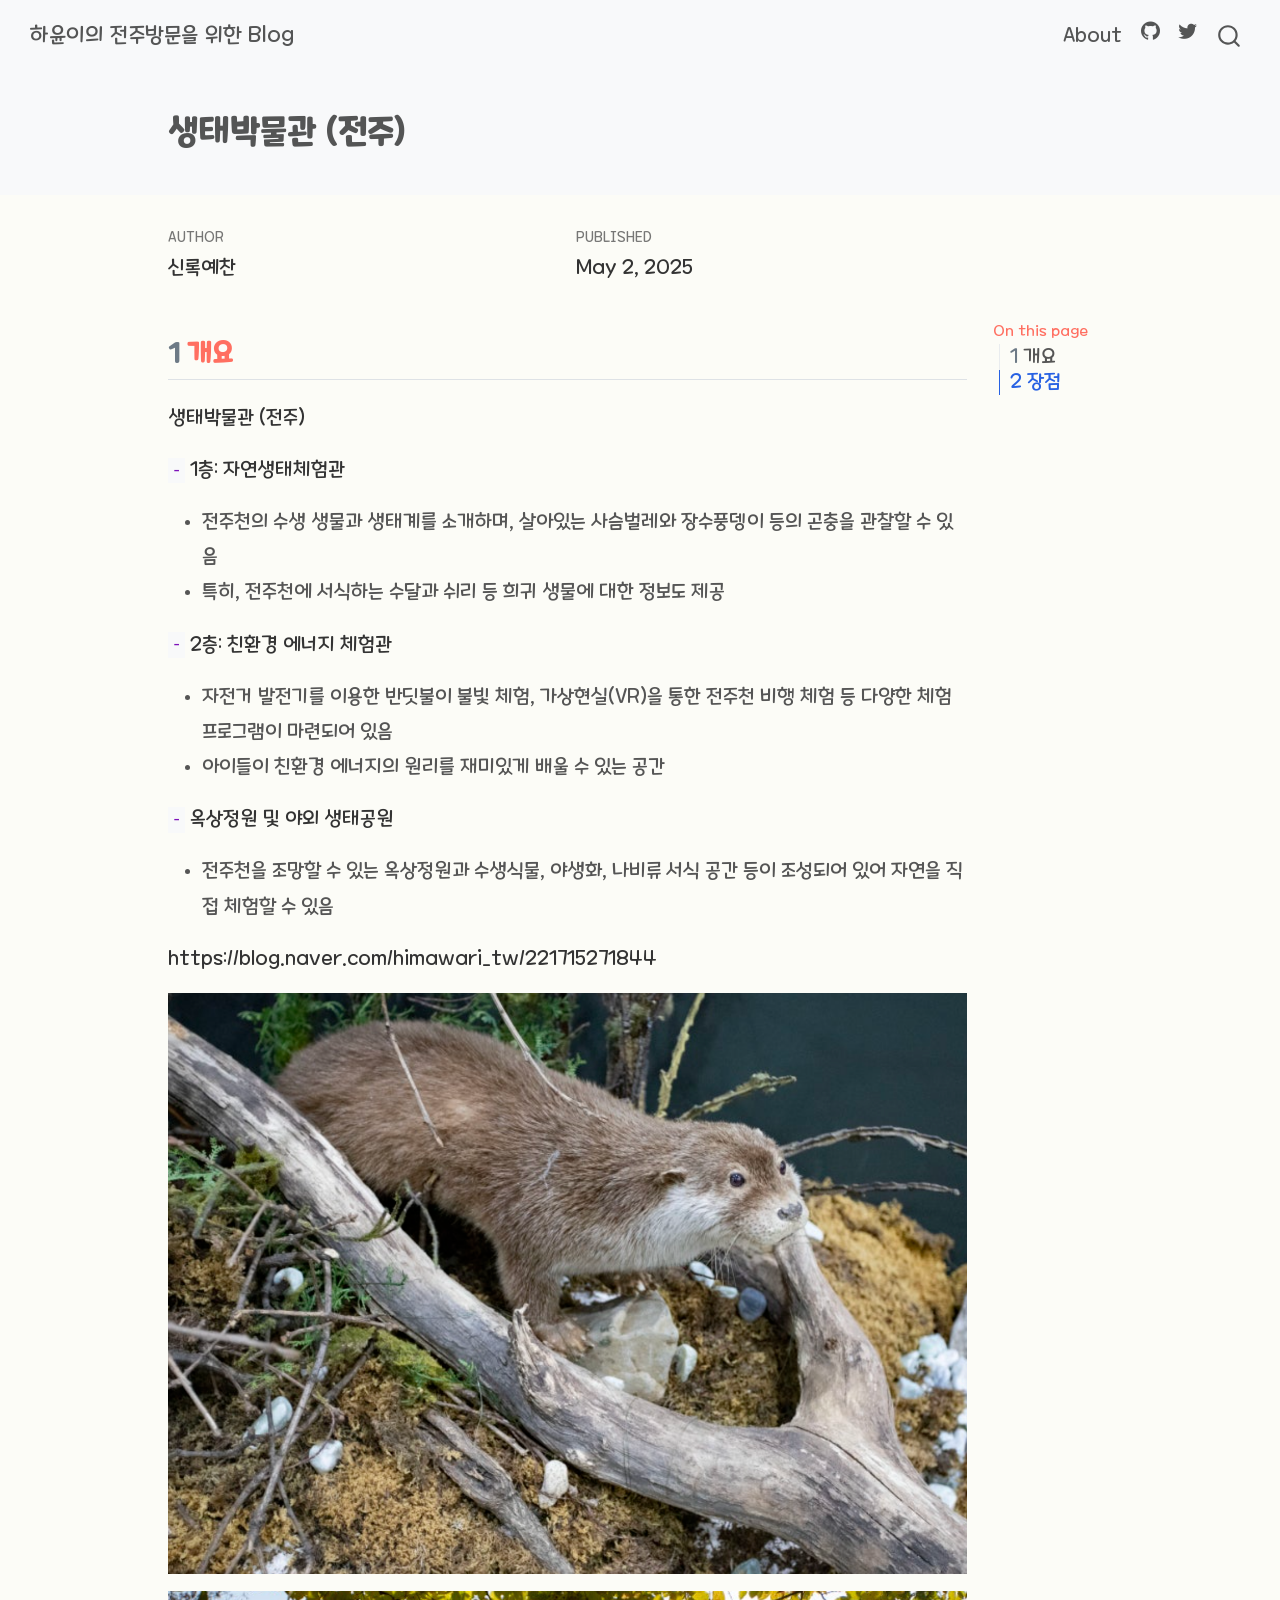
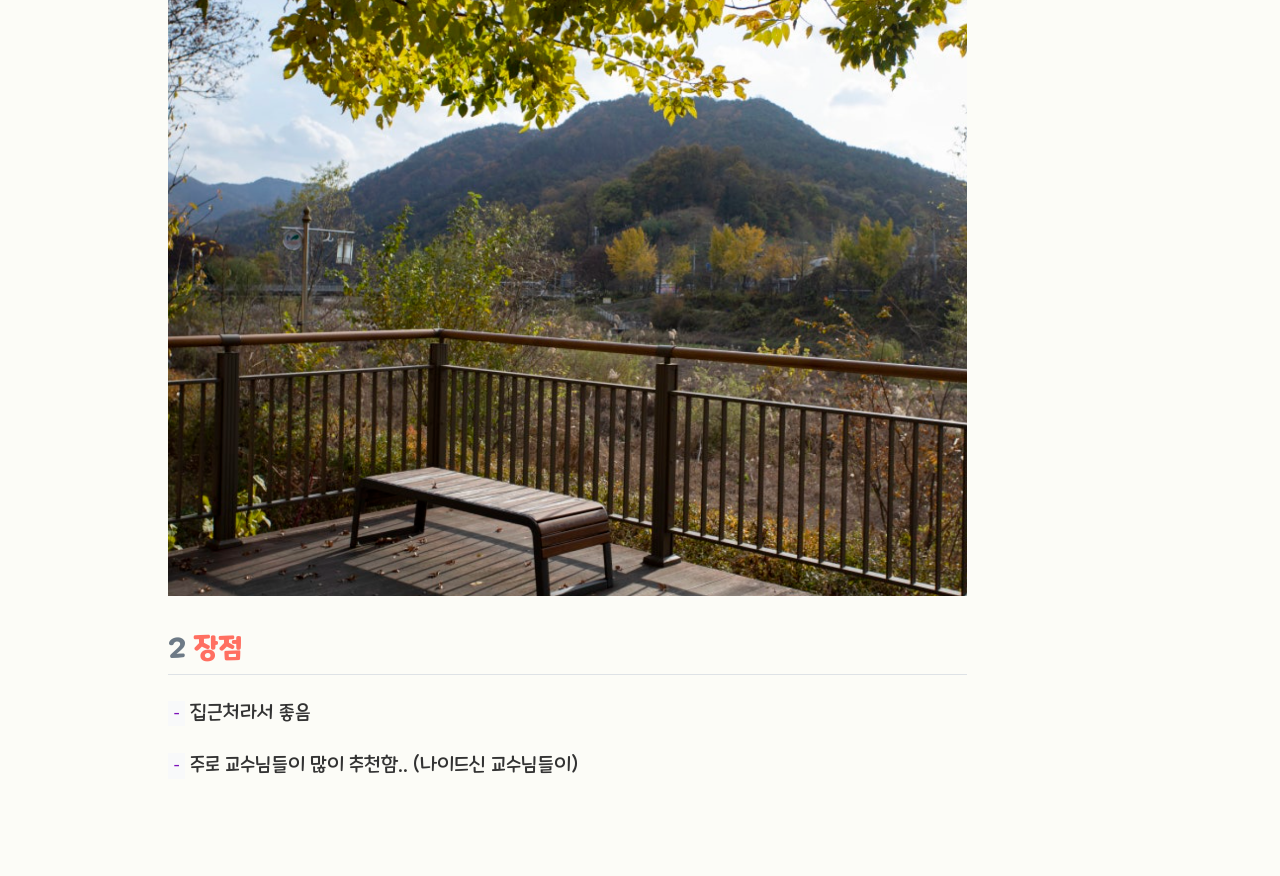
<file: posts/생태박물관.html>
<!DOCTYPE html>
<html xmlns="http://www.w3.org/1999/xhtml" lang="en" xml:lang="en"><head>

<meta charset="utf-8">
<meta name="generator" content="quarto-1.6.42">

<meta name="viewport" content="width=device-width, initial-scale=1.0, user-scalable=yes">

<meta name="author" content="신록예찬">
<meta name="dcterms.date" content="2025-05-02">

<title>생태박물관 (전주) – 하윤이의 전주방문을 위한 Blog</title>
<style>
code{white-space: pre-wrap;}
span.smallcaps{font-variant: small-caps;}
div.columns{display: flex; gap: min(4vw, 1.5em);}
div.column{flex: auto; overflow-x: auto;}
div.hanging-indent{margin-left: 1.5em; text-indent: -1.5em;}
ul.task-list{list-style: none;}
ul.task-list li input[type="checkbox"] {
  width: 0.8em;
  margin: 0 0.8em 0.2em -1em; /* quarto-specific, see https://github.com/quarto-dev/quarto-cli/issues/4556 */ 
  vertical-align: middle;
}
</style>


<script src="../site_libs/quarto-nav/quarto-nav.js"></script>
<script src="../site_libs/quarto-nav/headroom.min.js"></script>
<script src="../site_libs/clipboard/clipboard.min.js"></script>
<script src="../site_libs/quarto-search/autocomplete.umd.js"></script>
<script src="../site_libs/quarto-search/fuse.min.js"></script>
<script src="../site_libs/quarto-search/quarto-search.js"></script>
<meta name="quarto:offset" content="../">
<script src="../site_libs/quarto-html/quarto.js"></script>
<script src="../site_libs/quarto-html/popper.min.js"></script>
<script src="../site_libs/quarto-html/tippy.umd.min.js"></script>
<script src="../site_libs/quarto-html/anchor.min.js"></script>
<link href="../site_libs/quarto-html/tippy.css" rel="stylesheet">
<link href="../site_libs/quarto-html/quarto-syntax-highlighting-de84f8d6bb715db06a919283c2d1e787.css" rel="stylesheet" id="quarto-text-highlighting-styles">
<script src="../site_libs/bootstrap/bootstrap.min.js"></script>
<link href="../site_libs/bootstrap/bootstrap-icons.css" rel="stylesheet">
<link href="../site_libs/bootstrap/bootstrap-251ce1ae7a9effd692ba97c003cecf85.min.css" rel="stylesheet" append-hash="true" id="quarto-bootstrap" data-mode="light">
<script id="quarto-search-options" type="application/json">{
  "location": "navbar",
  "copy-button": false,
  "collapse-after": 3,
  "panel-placement": "end",
  "type": "overlay",
  "limit": 50,
  "keyboard-shortcut": [
    "f",
    "/",
    "s"
  ],
  "show-item-context": false,
  "language": {
    "search-no-results-text": "No results",
    "search-matching-documents-text": "matching documents",
    "search-copy-link-title": "Copy link to search",
    "search-hide-matches-text": "Hide additional matches",
    "search-more-match-text": "more match in this document",
    "search-more-matches-text": "more matches in this document",
    "search-clear-button-title": "Clear",
    "search-text-placeholder": "",
    "search-detached-cancel-button-title": "Cancel",
    "search-submit-button-title": "Submit",
    "search-label": "Search"
  }
}</script>


<link rel="stylesheet" href="../styles.css">
</head>

<body class="nav-fixed">

<div id="quarto-search-results"></div>
  <header id="quarto-header" class="headroom fixed-top quarto-banner">
    <nav class="navbar navbar-expand-lg " data-bs-theme="dark">
      <div class="navbar-container container-fluid">
      <div class="navbar-brand-container mx-auto">
    <a class="navbar-brand" href="../index.html">
    <span class="navbar-title">하윤이의 전주방문을 위한 Blog</span>
    </a>
  </div>
            <div id="quarto-search" class="" title="Search"></div>
          <button class="navbar-toggler" type="button" data-bs-toggle="collapse" data-bs-target="#navbarCollapse" aria-controls="navbarCollapse" role="menu" aria-expanded="false" aria-label="Toggle navigation" onclick="if (window.quartoToggleHeadroom) { window.quartoToggleHeadroom(); }">
  <span class="navbar-toggler-icon"></span>
</button>
          <div class="collapse navbar-collapse" id="navbarCollapse">
            <ul class="navbar-nav navbar-nav-scroll ms-auto">
  <li class="nav-item">
    <a class="nav-link" href="../about.html"> 
<span class="menu-text">About</span></a>
  </li>  
  <li class="nav-item compact">
    <a class="nav-link" href="https://github.com/"> <i class="bi bi-github" role="img">
</i> 
<span class="menu-text"></span></a>
  </li>  
  <li class="nav-item compact">
    <a class="nav-link" href="https://twitter.com"> <i class="bi bi-twitter" role="img">
</i> 
<span class="menu-text"></span></a>
  </li>  
</ul>
          </div> <!-- /navcollapse -->
            <div class="quarto-navbar-tools">
</div>
      </div> <!-- /container-fluid -->
    </nav>
</header>
<!-- content -->
<header id="title-block-header" class="quarto-title-block default page-columns page-full">
  <div class="quarto-title-banner page-columns page-full">
    <div class="quarto-title column-body">
      <h1 class="title">생태박물관 (전주)</h1>
                      </div>
  </div>
    
  
  <div class="quarto-title-meta">

      <div>
      <div class="quarto-title-meta-heading">Author</div>
      <div class="quarto-title-meta-contents">
               <p>신록예찬 </p>
            </div>
    </div>
      
      <div>
      <div class="quarto-title-meta-heading">Published</div>
      <div class="quarto-title-meta-contents">
        <p class="date">May 2, 2025</p>
      </div>
    </div>
    
      
    </div>
    
  
  </header><div id="quarto-content" class="quarto-container page-columns page-rows-contents page-layout-article page-navbar">
<!-- sidebar -->
<!-- margin-sidebar -->
    <div id="quarto-margin-sidebar" class="sidebar margin-sidebar">
        <nav id="TOC" role="doc-toc" class="toc-active">
    <h2 id="toc-title">On this page</h2>
   
  <ul>
  <li><a href="#개요" id="toc-개요" class="nav-link active" data-scroll-target="#개요"><span class="header-section-number">1</span> 개요</a></li>
  <li><a href="#장점" id="toc-장점" class="nav-link" data-scroll-target="#장점"><span class="header-section-number">2</span> 장점</a></li>
  </ul>
</nav>
    </div>
<!-- main -->
<main class="content quarto-banner-title-block" id="quarto-document-content">





<section id="개요" class="level2" data-number="1">
<h2 data-number="1" class="anchored" data-anchor-id="개요"><span class="header-section-number">1</span> 개요</h2>
<p>생태박물관 (전주)</p>
<p><code>-</code> 1층: 자연생태체험관</p>
<ul>
<li>전주천의 수생 생물과 생태계를 소개하며, 살아있는 사슴벌레와 장수풍뎅이 등의 곤충을 관찰할 수 있음</li>
<li>특히, 전주천에 서식하는 수달과 쉬리 등 희귀 생물에 대한 정보도 제공</li>
</ul>
<p><code>-</code> 2층: 친환경 에너지 체험관</p>
<ul>
<li>자전거 발전기를 이용한 반딧불이 불빛 체험, 가상현실(VR)을 통한 전주천 비행 체험 등 다양한 체험 프로그램이 마련되어 있음</li>
<li>아이들이 친환경 에너지의 원리를 재미있게 배울 수 있는 공간</li>
</ul>
<p><code>-</code> 옥상정원 및 야외 생태공원</p>
<ul>
<li>전주천을 조망할 수 있는 옥상정원과 수생식물, 야생화, 나비류 서식 공간 등이 조성되어 있어 자연을 직접 체험할 수 있음</li>
</ul>
<p>https://blog.naver.com/himawari_tw/221715271844</p>
<p><img src="생태박물관_files/figure-html/74e328c2-11a7-4b3e-922d-2eb16a7b3fcd-1-3f09376c-5eab-45f1-8849-fdec863e3e47.png" class="img-fluid"></p>
<p><img src="생태박물관_files/figure-html/7a72c784-06e0-43fe-9309-bed78dd65ba3-1-1ecfeccb-e6b7-48f7-b13d-80fa7758bce3.png" class="img-fluid"></p>
</section>
<section id="장점" class="level2" data-number="2">
<h2 data-number="2" class="anchored" data-anchor-id="장점"><span class="header-section-number">2</span> 장점</h2>
<p><code>-</code> 집근처라서 좋음</p>
<p><code>-</code> 주로 교수님들이 많이 추천함.. (나이드신 교수님들이)</p>


</section>

</main> <!-- /main -->
<script id="quarto-html-after-body" type="application/javascript">
window.document.addEventListener("DOMContentLoaded", function (event) {
  const toggleBodyColorMode = (bsSheetEl) => {
    const mode = bsSheetEl.getAttribute("data-mode");
    const bodyEl = window.document.querySelector("body");
    if (mode === "dark") {
      bodyEl.classList.add("quarto-dark");
      bodyEl.classList.remove("quarto-light");
    } else {
      bodyEl.classList.add("quarto-light");
      bodyEl.classList.remove("quarto-dark");
    }
  }
  const toggleBodyColorPrimary = () => {
    const bsSheetEl = window.document.querySelector("link#quarto-bootstrap");
    if (bsSheetEl) {
      toggleBodyColorMode(bsSheetEl);
    }
  }
  toggleBodyColorPrimary();  
  const icon = "";
  const anchorJS = new window.AnchorJS();
  anchorJS.options = {
    placement: 'right',
    icon: icon
  };
  anchorJS.add('.anchored');
  const isCodeAnnotation = (el) => {
    for (const clz of el.classList) {
      if (clz.startsWith('code-annotation-')) {                     
        return true;
      }
    }
    return false;
  }
  const onCopySuccess = function(e) {
    // button target
    const button = e.trigger;
    // don't keep focus
    button.blur();
    // flash "checked"
    button.classList.add('code-copy-button-checked');
    var currentTitle = button.getAttribute("title");
    button.setAttribute("title", "Copied!");
    let tooltip;
    if (window.bootstrap) {
      button.setAttribute("data-bs-toggle", "tooltip");
      button.setAttribute("data-bs-placement", "left");
      button.setAttribute("data-bs-title", "Copied!");
      tooltip = new bootstrap.Tooltip(button, 
        { trigger: "manual", 
          customClass: "code-copy-button-tooltip",
          offset: [0, -8]});
      tooltip.show();    
    }
    setTimeout(function() {
      if (tooltip) {
        tooltip.hide();
        button.removeAttribute("data-bs-title");
        button.removeAttribute("data-bs-toggle");
        button.removeAttribute("data-bs-placement");
      }
      button.setAttribute("title", currentTitle);
      button.classList.remove('code-copy-button-checked');
    }, 1000);
    // clear code selection
    e.clearSelection();
  }
  const getTextToCopy = function(trigger) {
      const codeEl = trigger.previousElementSibling.cloneNode(true);
      for (const childEl of codeEl.children) {
        if (isCodeAnnotation(childEl)) {
          childEl.remove();
        }
      }
      return codeEl.innerText;
  }
  const clipboard = new window.ClipboardJS('.code-copy-button:not([data-in-quarto-modal])', {
    text: getTextToCopy
  });
  clipboard.on('success', onCopySuccess);
  if (window.document.getElementById('quarto-embedded-source-code-modal')) {
    const clipboardModal = new window.ClipboardJS('.code-copy-button[data-in-quarto-modal]', {
      text: getTextToCopy,
      container: window.document.getElementById('quarto-embedded-source-code-modal')
    });
    clipboardModal.on('success', onCopySuccess);
  }
    var localhostRegex = new RegExp(/^(?:http|https):\/\/localhost\:?[0-9]*\//);
    var mailtoRegex = new RegExp(/^mailto:/);
      var filterRegex = new RegExp("https:\/\/miruetoto\.github\.io\/hayoon\/");
    var isInternal = (href) => {
        return filterRegex.test(href) || localhostRegex.test(href) || mailtoRegex.test(href);
    }
    // Inspect non-navigation links and adorn them if external
 	var links = window.document.querySelectorAll('a[href]:not(.nav-link):not(.navbar-brand):not(.toc-action):not(.sidebar-link):not(.sidebar-item-toggle):not(.pagination-link):not(.no-external):not([aria-hidden]):not(.dropdown-item):not(.quarto-navigation-tool):not(.about-link)');
    for (var i=0; i<links.length; i++) {
      const link = links[i];
      if (!isInternal(link.href)) {
        // undo the damage that might have been done by quarto-nav.js in the case of
        // links that we want to consider external
        if (link.dataset.originalHref !== undefined) {
          link.href = link.dataset.originalHref;
        }
      }
    }
  function tippyHover(el, contentFn, onTriggerFn, onUntriggerFn) {
    const config = {
      allowHTML: true,
      maxWidth: 500,
      delay: 100,
      arrow: false,
      appendTo: function(el) {
          return el.parentElement;
      },
      interactive: true,
      interactiveBorder: 10,
      theme: 'quarto',
      placement: 'bottom-start',
    };
    if (contentFn) {
      config.content = contentFn;
    }
    if (onTriggerFn) {
      config.onTrigger = onTriggerFn;
    }
    if (onUntriggerFn) {
      config.onUntrigger = onUntriggerFn;
    }
    window.tippy(el, config); 
  }
  const noterefs = window.document.querySelectorAll('a[role="doc-noteref"]');
  for (var i=0; i<noterefs.length; i++) {
    const ref = noterefs[i];
    tippyHover(ref, function() {
      // use id or data attribute instead here
      let href = ref.getAttribute('data-footnote-href') || ref.getAttribute('href');
      try { href = new URL(href).hash; } catch {}
      const id = href.replace(/^#\/?/, "");
      const note = window.document.getElementById(id);
      if (note) {
        return note.innerHTML;
      } else {
        return "";
      }
    });
  }
  const xrefs = window.document.querySelectorAll('a.quarto-xref');
  const processXRef = (id, note) => {
    // Strip column container classes
    const stripColumnClz = (el) => {
      el.classList.remove("page-full", "page-columns");
      if (el.children) {
        for (const child of el.children) {
          stripColumnClz(child);
        }
      }
    }
    stripColumnClz(note)
    if (id === null || id.startsWith('sec-')) {
      // Special case sections, only their first couple elements
      const container = document.createElement("div");
      if (note.children && note.children.length > 2) {
        container.appendChild(note.children[0].cloneNode(true));
        for (let i = 1; i < note.children.length; i++) {
          const child = note.children[i];
          if (child.tagName === "P" && child.innerText === "") {
            continue;
          } else {
            container.appendChild(child.cloneNode(true));
            break;
          }
        }
        if (window.Quarto?.typesetMath) {
          window.Quarto.typesetMath(container);
        }
        return container.innerHTML
      } else {
        if (window.Quarto?.typesetMath) {
          window.Quarto.typesetMath(note);
        }
        return note.innerHTML;
      }
    } else {
      // Remove any anchor links if they are present
      const anchorLink = note.querySelector('a.anchorjs-link');
      if (anchorLink) {
        anchorLink.remove();
      }
      if (window.Quarto?.typesetMath) {
        window.Quarto.typesetMath(note);
      }
      if (note.classList.contains("callout")) {
        return note.outerHTML;
      } else {
        return note.innerHTML;
      }
    }
  }
  for (var i=0; i<xrefs.length; i++) {
    const xref = xrefs[i];
    tippyHover(xref, undefined, function(instance) {
      instance.disable();
      let url = xref.getAttribute('href');
      let hash = undefined; 
      if (url.startsWith('#')) {
        hash = url;
      } else {
        try { hash = new URL(url).hash; } catch {}
      }
      if (hash) {
        const id = hash.replace(/^#\/?/, "");
        const note = window.document.getElementById(id);
        if (note !== null) {
          try {
            const html = processXRef(id, note.cloneNode(true));
            instance.setContent(html);
          } finally {
            instance.enable();
            instance.show();
          }
        } else {
          // See if we can fetch this
          fetch(url.split('#')[0])
          .then(res => res.text())
          .then(html => {
            const parser = new DOMParser();
            const htmlDoc = parser.parseFromString(html, "text/html");
            const note = htmlDoc.getElementById(id);
            if (note !== null) {
              const html = processXRef(id, note);
              instance.setContent(html);
            } 
          }).finally(() => {
            instance.enable();
            instance.show();
          });
        }
      } else {
        // See if we can fetch a full url (with no hash to target)
        // This is a special case and we should probably do some content thinning / targeting
        fetch(url)
        .then(res => res.text())
        .then(html => {
          const parser = new DOMParser();
          const htmlDoc = parser.parseFromString(html, "text/html");
          const note = htmlDoc.querySelector('main.content');
          if (note !== null) {
            // This should only happen for chapter cross references
            // (since there is no id in the URL)
            // remove the first header
            if (note.children.length > 0 && note.children[0].tagName === "HEADER") {
              note.children[0].remove();
            }
            const html = processXRef(null, note);
            instance.setContent(html);
          } 
        }).finally(() => {
          instance.enable();
          instance.show();
        });
      }
    }, function(instance) {
    });
  }
      let selectedAnnoteEl;
      const selectorForAnnotation = ( cell, annotation) => {
        let cellAttr = 'data-code-cell="' + cell + '"';
        let lineAttr = 'data-code-annotation="' +  annotation + '"';
        const selector = 'span[' + cellAttr + '][' + lineAttr + ']';
        return selector;
      }
      const selectCodeLines = (annoteEl) => {
        const doc = window.document;
        const targetCell = annoteEl.getAttribute("data-target-cell");
        const targetAnnotation = annoteEl.getAttribute("data-target-annotation");
        const annoteSpan = window.document.querySelector(selectorForAnnotation(targetCell, targetAnnotation));
        const lines = annoteSpan.getAttribute("data-code-lines").split(",");
        const lineIds = lines.map((line) => {
          return targetCell + "-" + line;
        })
        let top = null;
        let height = null;
        let parent = null;
        if (lineIds.length > 0) {
            //compute the position of the single el (top and bottom and make a div)
            const el = window.document.getElementById(lineIds[0]);
            top = el.offsetTop;
            height = el.offsetHeight;
            parent = el.parentElement.parentElement;
          if (lineIds.length > 1) {
            const lastEl = window.document.getElementById(lineIds[lineIds.length - 1]);
            const bottom = lastEl.offsetTop + lastEl.offsetHeight;
            height = bottom - top;
          }
          if (top !== null && height !== null && parent !== null) {
            // cook up a div (if necessary) and position it 
            let div = window.document.getElementById("code-annotation-line-highlight");
            if (div === null) {
              div = window.document.createElement("div");
              div.setAttribute("id", "code-annotation-line-highlight");
              div.style.position = 'absolute';
              parent.appendChild(div);
            }
            div.style.top = top - 2 + "px";
            div.style.height = height + 4 + "px";
            div.style.left = 0;
            let gutterDiv = window.document.getElementById("code-annotation-line-highlight-gutter");
            if (gutterDiv === null) {
              gutterDiv = window.document.createElement("div");
              gutterDiv.setAttribute("id", "code-annotation-line-highlight-gutter");
              gutterDiv.style.position = 'absolute';
              const codeCell = window.document.getElementById(targetCell);
              const gutter = codeCell.querySelector('.code-annotation-gutter');
              gutter.appendChild(gutterDiv);
            }
            gutterDiv.style.top = top - 2 + "px";
            gutterDiv.style.height = height + 4 + "px";
          }
          selectedAnnoteEl = annoteEl;
        }
      };
      const unselectCodeLines = () => {
        const elementsIds = ["code-annotation-line-highlight", "code-annotation-line-highlight-gutter"];
        elementsIds.forEach((elId) => {
          const div = window.document.getElementById(elId);
          if (div) {
            div.remove();
          }
        });
        selectedAnnoteEl = undefined;
      };
        // Handle positioning of the toggle
    window.addEventListener(
      "resize",
      throttle(() => {
        elRect = undefined;
        if (selectedAnnoteEl) {
          selectCodeLines(selectedAnnoteEl);
        }
      }, 10)
    );
    function throttle(fn, ms) {
    let throttle = false;
    let timer;
      return (...args) => {
        if(!throttle) { // first call gets through
            fn.apply(this, args);
            throttle = true;
        } else { // all the others get throttled
            if(timer) clearTimeout(timer); // cancel #2
            timer = setTimeout(() => {
              fn.apply(this, args);
              timer = throttle = false;
            }, ms);
        }
      };
    }
      // Attach click handler to the DT
      const annoteDls = window.document.querySelectorAll('dt[data-target-cell]');
      for (const annoteDlNode of annoteDls) {
        annoteDlNode.addEventListener('click', (event) => {
          const clickedEl = event.target;
          if (clickedEl !== selectedAnnoteEl) {
            unselectCodeLines();
            const activeEl = window.document.querySelector('dt[data-target-cell].code-annotation-active');
            if (activeEl) {
              activeEl.classList.remove('code-annotation-active');
            }
            selectCodeLines(clickedEl);
            clickedEl.classList.add('code-annotation-active');
          } else {
            // Unselect the line
            unselectCodeLines();
            clickedEl.classList.remove('code-annotation-active');
          }
        });
      }
  const findCites = (el) => {
    const parentEl = el.parentElement;
    if (parentEl) {
      const cites = parentEl.dataset.cites;
      if (cites) {
        return {
          el,
          cites: cites.split(' ')
        };
      } else {
        return findCites(el.parentElement)
      }
    } else {
      return undefined;
    }
  };
  var bibliorefs = window.document.querySelectorAll('a[role="doc-biblioref"]');
  for (var i=0; i<bibliorefs.length; i++) {
    const ref = bibliorefs[i];
    const citeInfo = findCites(ref);
    if (citeInfo) {
      tippyHover(citeInfo.el, function() {
        var popup = window.document.createElement('div');
        citeInfo.cites.forEach(function(cite) {
          var citeDiv = window.document.createElement('div');
          citeDiv.classList.add('hanging-indent');
          citeDiv.classList.add('csl-entry');
          var biblioDiv = window.document.getElementById('ref-' + cite);
          if (biblioDiv) {
            citeDiv.innerHTML = biblioDiv.innerHTML;
          }
          popup.appendChild(citeDiv);
        });
        return popup.innerHTML;
      });
    }
  }
});
</script>
</div> <!-- /content -->




</body></html>
</file>
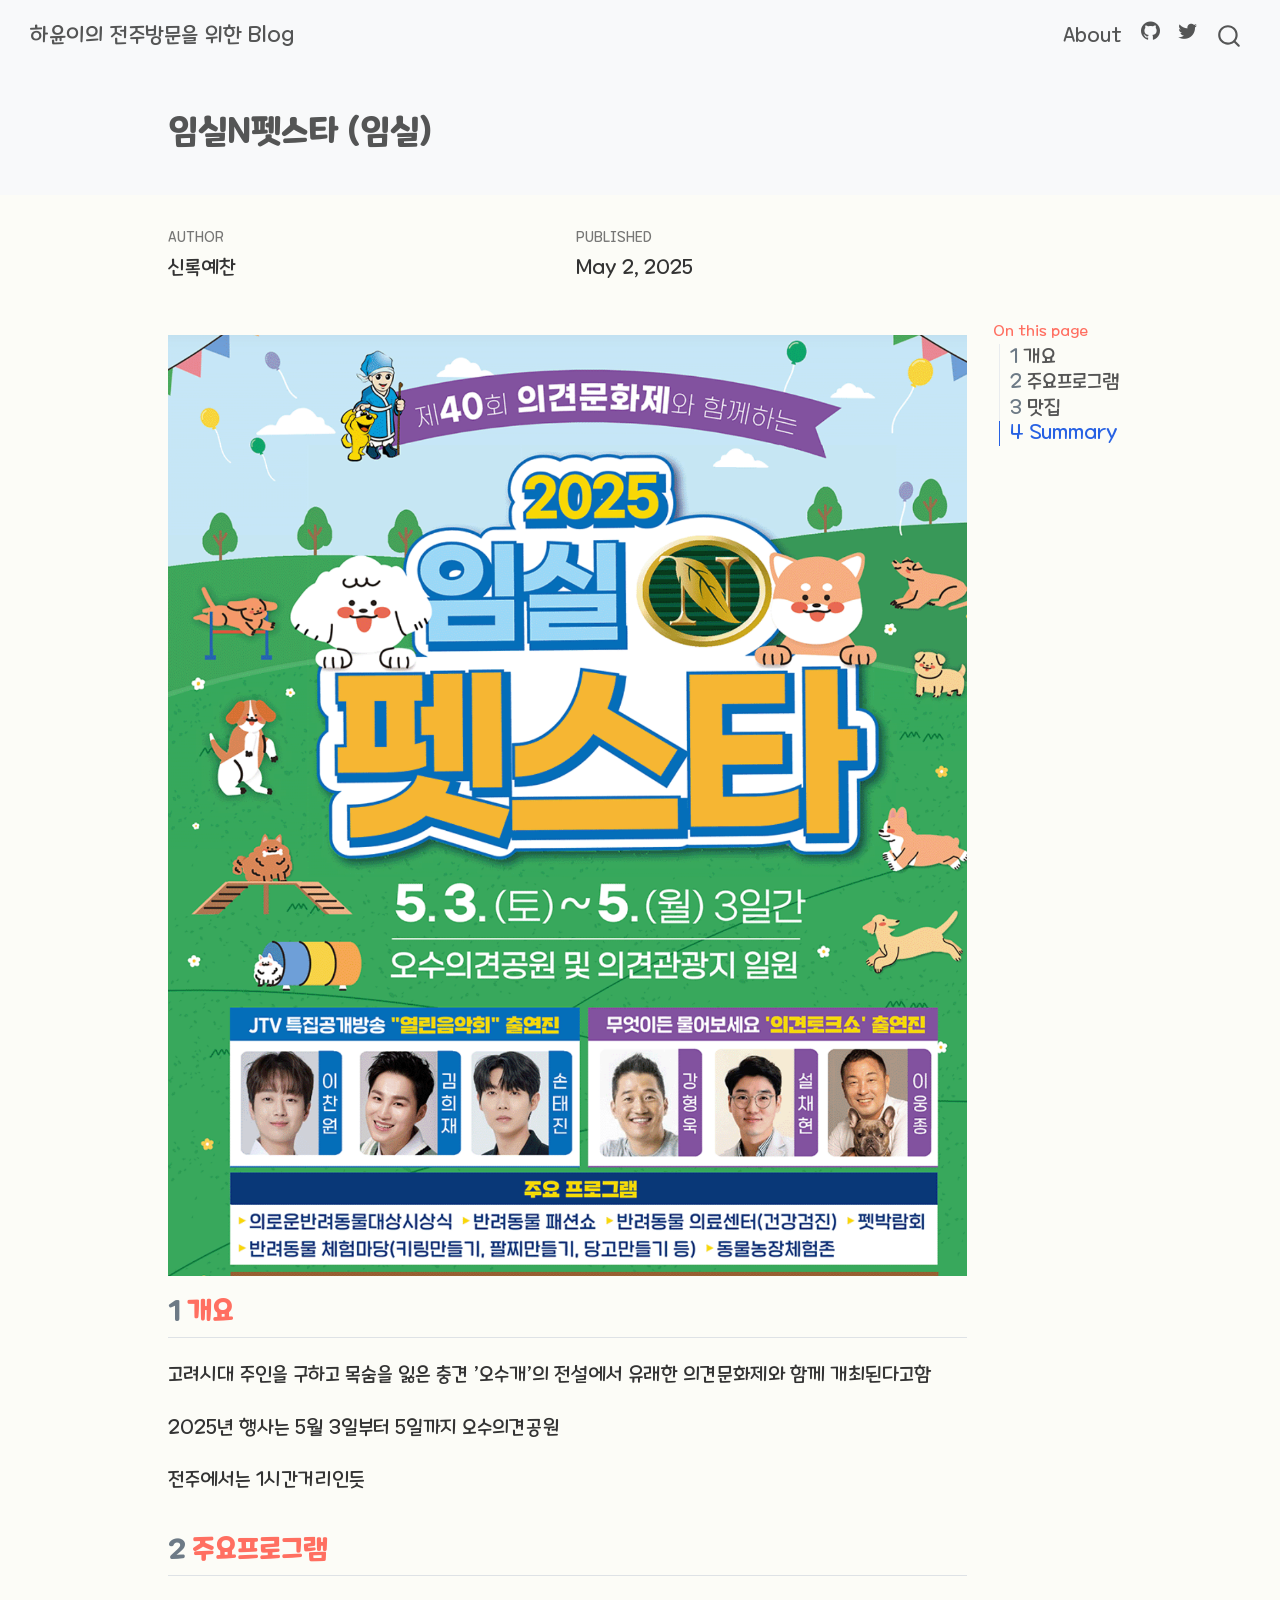
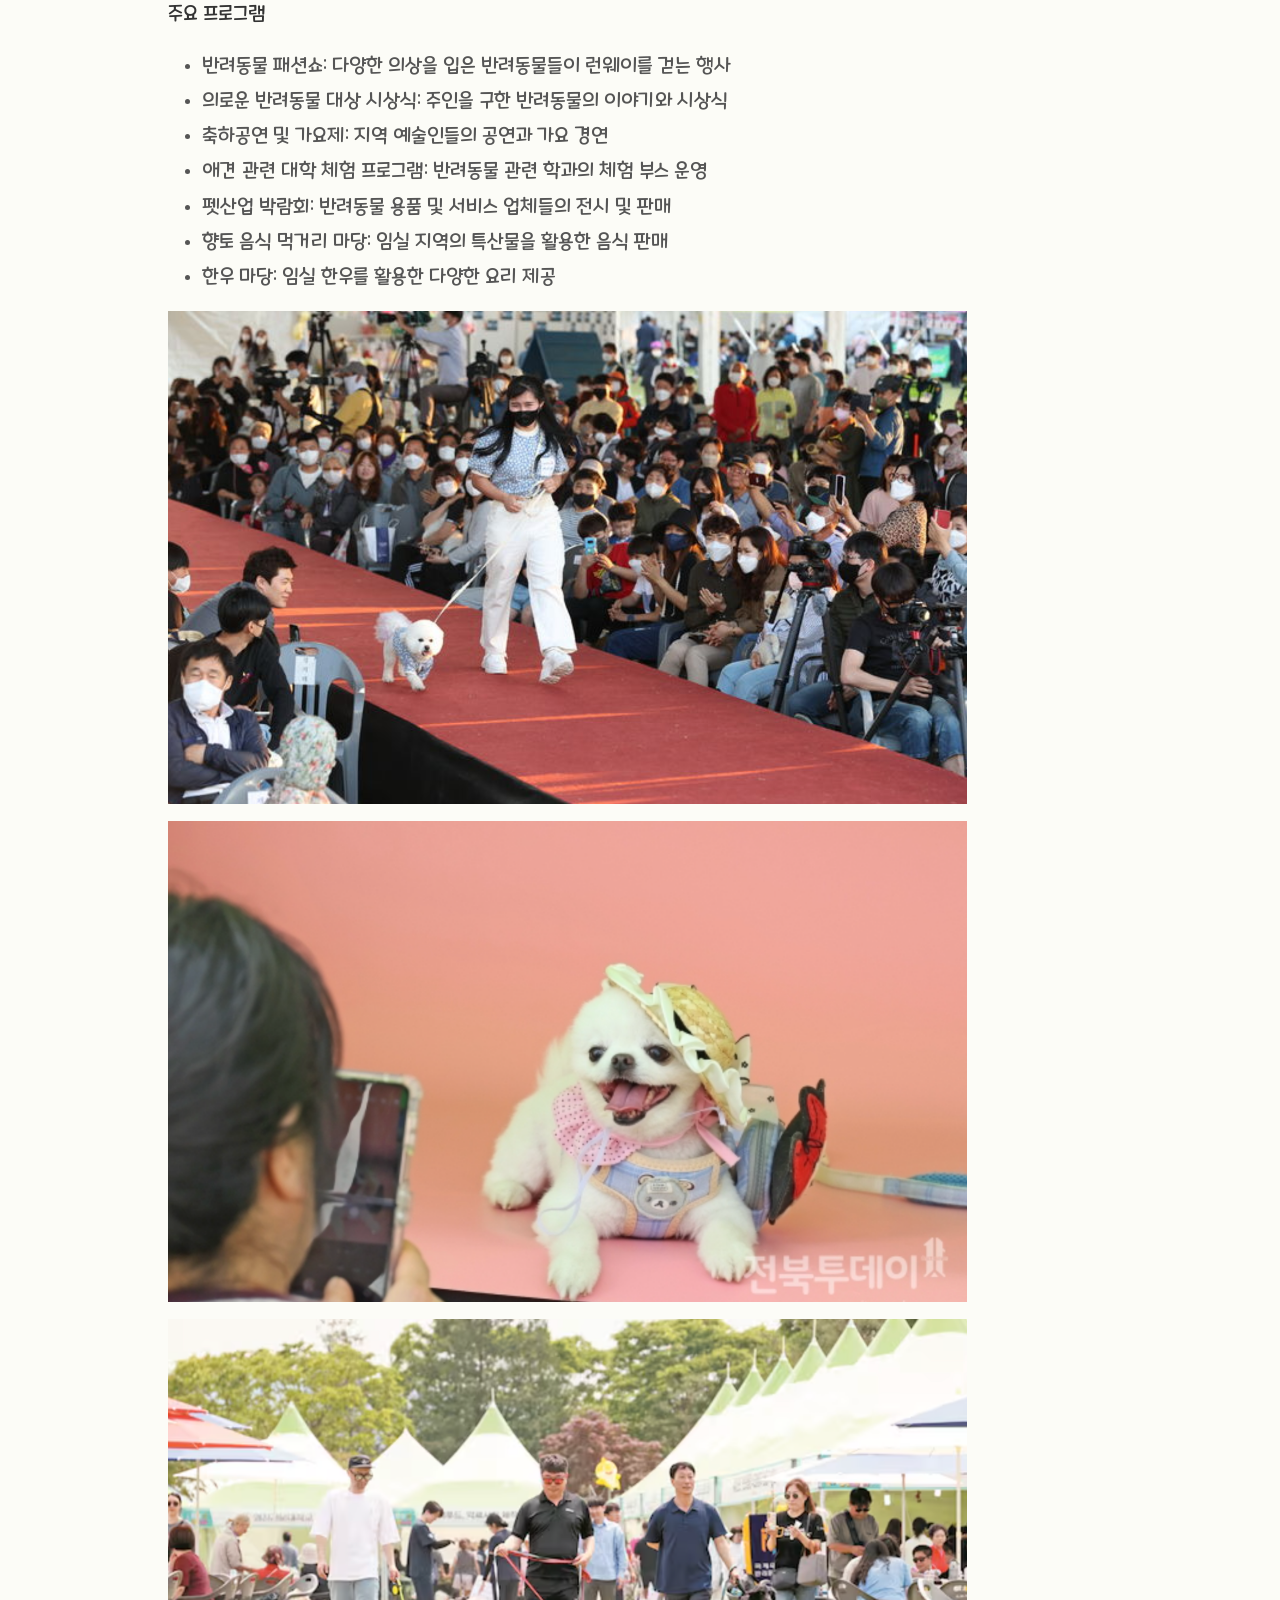
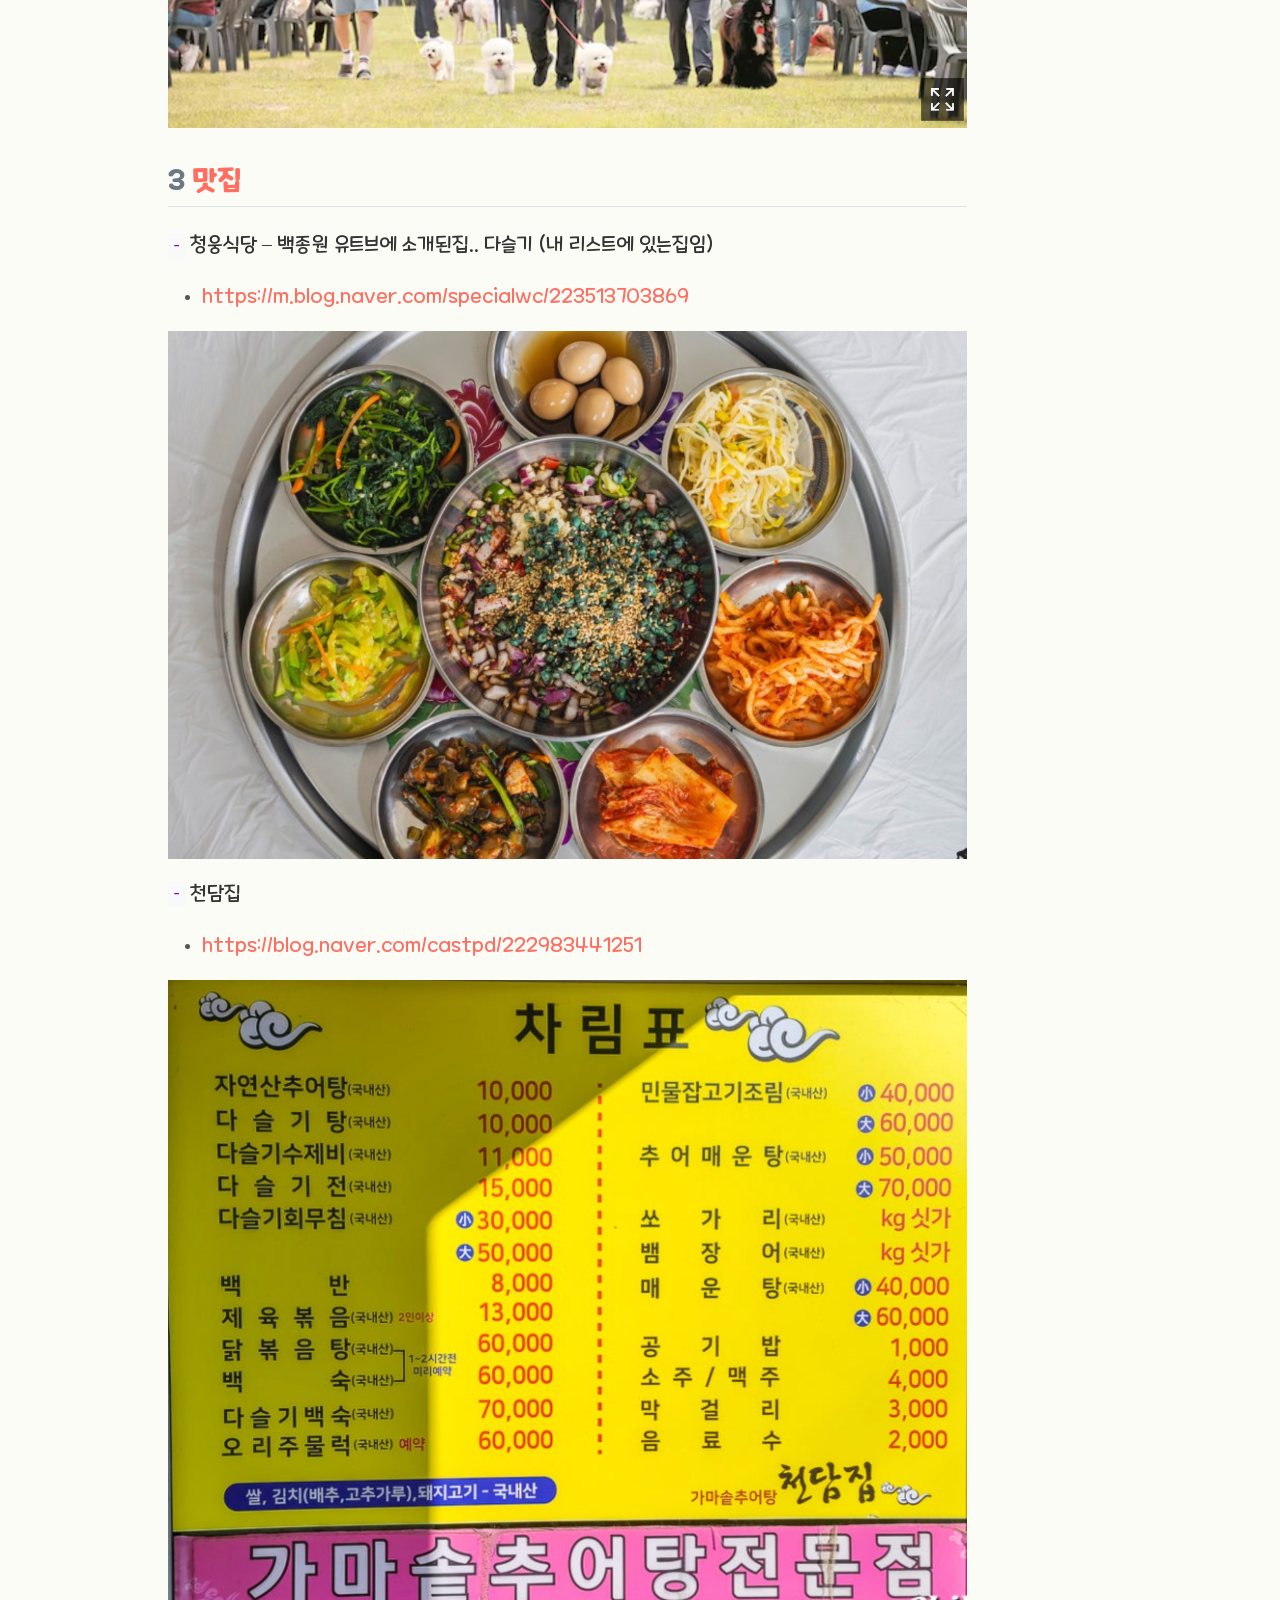
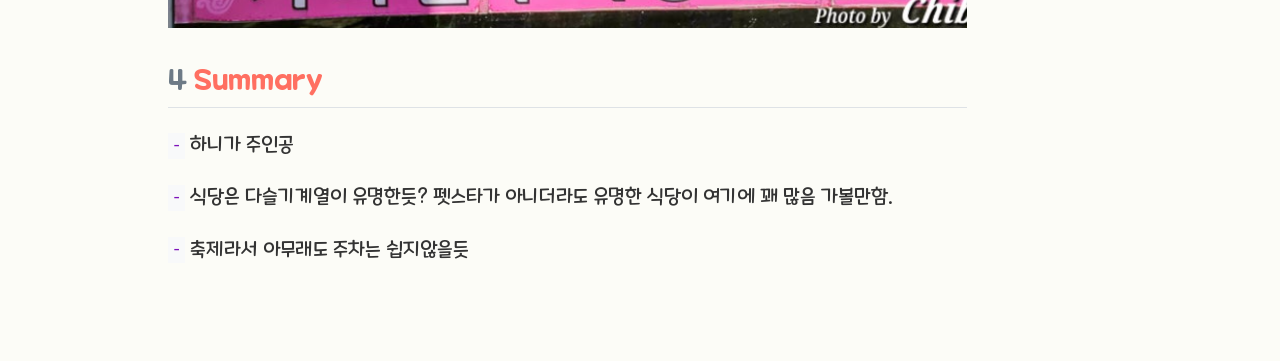
<file: posts/임실펫스타.html>
<!DOCTYPE html>
<html xmlns="http://www.w3.org/1999/xhtml" lang="en" xml:lang="en"><head>

<meta charset="utf-8">
<meta name="generator" content="quarto-1.6.42">

<meta name="viewport" content="width=device-width, initial-scale=1.0, user-scalable=yes">

<meta name="author" content="신록예찬">
<meta name="dcterms.date" content="2025-05-02">

<title>임실N펫스타 (임실) – 하윤이의 전주방문을 위한 Blog</title>
<style>
code{white-space: pre-wrap;}
span.smallcaps{font-variant: small-caps;}
div.columns{display: flex; gap: min(4vw, 1.5em);}
div.column{flex: auto; overflow-x: auto;}
div.hanging-indent{margin-left: 1.5em; text-indent: -1.5em;}
ul.task-list{list-style: none;}
ul.task-list li input[type="checkbox"] {
  width: 0.8em;
  margin: 0 0.8em 0.2em -1em; /* quarto-specific, see https://github.com/quarto-dev/quarto-cli/issues/4556 */ 
  vertical-align: middle;
}
</style>


<script src="../site_libs/quarto-nav/quarto-nav.js"></script>
<script src="../site_libs/quarto-nav/headroom.min.js"></script>
<script src="../site_libs/clipboard/clipboard.min.js"></script>
<script src="../site_libs/quarto-search/autocomplete.umd.js"></script>
<script src="../site_libs/quarto-search/fuse.min.js"></script>
<script src="../site_libs/quarto-search/quarto-search.js"></script>
<meta name="quarto:offset" content="../">
<script src="../site_libs/quarto-html/quarto.js"></script>
<script src="../site_libs/quarto-html/popper.min.js"></script>
<script src="../site_libs/quarto-html/tippy.umd.min.js"></script>
<script src="../site_libs/quarto-html/anchor.min.js"></script>
<link href="../site_libs/quarto-html/tippy.css" rel="stylesheet">
<link href="../site_libs/quarto-html/quarto-syntax-highlighting-de84f8d6bb715db06a919283c2d1e787.css" rel="stylesheet" id="quarto-text-highlighting-styles">
<script src="../site_libs/bootstrap/bootstrap.min.js"></script>
<link href="../site_libs/bootstrap/bootstrap-icons.css" rel="stylesheet">
<link href="../site_libs/bootstrap/bootstrap-251ce1ae7a9effd692ba97c003cecf85.min.css" rel="stylesheet" append-hash="true" id="quarto-bootstrap" data-mode="light">
<script id="quarto-search-options" type="application/json">{
  "location": "navbar",
  "copy-button": false,
  "collapse-after": 3,
  "panel-placement": "end",
  "type": "overlay",
  "limit": 50,
  "keyboard-shortcut": [
    "f",
    "/",
    "s"
  ],
  "show-item-context": false,
  "language": {
    "search-no-results-text": "No results",
    "search-matching-documents-text": "matching documents",
    "search-copy-link-title": "Copy link to search",
    "search-hide-matches-text": "Hide additional matches",
    "search-more-match-text": "more match in this document",
    "search-more-matches-text": "more matches in this document",
    "search-clear-button-title": "Clear",
    "search-text-placeholder": "",
    "search-detached-cancel-button-title": "Cancel",
    "search-submit-button-title": "Submit",
    "search-label": "Search"
  }
}</script>


<link rel="stylesheet" href="../styles.css">
</head>

<body class="nav-fixed">

<div id="quarto-search-results"></div>
  <header id="quarto-header" class="headroom fixed-top quarto-banner">
    <nav class="navbar navbar-expand-lg " data-bs-theme="dark">
      <div class="navbar-container container-fluid">
      <div class="navbar-brand-container mx-auto">
    <a class="navbar-brand" href="../index.html">
    <span class="navbar-title">하윤이의 전주방문을 위한 Blog</span>
    </a>
  </div>
            <div id="quarto-search" class="" title="Search"></div>
          <button class="navbar-toggler" type="button" data-bs-toggle="collapse" data-bs-target="#navbarCollapse" aria-controls="navbarCollapse" role="menu" aria-expanded="false" aria-label="Toggle navigation" onclick="if (window.quartoToggleHeadroom) { window.quartoToggleHeadroom(); }">
  <span class="navbar-toggler-icon"></span>
</button>
          <div class="collapse navbar-collapse" id="navbarCollapse">
            <ul class="navbar-nav navbar-nav-scroll ms-auto">
  <li class="nav-item">
    <a class="nav-link" href="../about.html"> 
<span class="menu-text">About</span></a>
  </li>  
  <li class="nav-item compact">
    <a class="nav-link" href="https://github.com/"> <i class="bi bi-github" role="img">
</i> 
<span class="menu-text"></span></a>
  </li>  
  <li class="nav-item compact">
    <a class="nav-link" href="https://twitter.com"> <i class="bi bi-twitter" role="img">
</i> 
<span class="menu-text"></span></a>
  </li>  
</ul>
          </div> <!-- /navcollapse -->
            <div class="quarto-navbar-tools">
</div>
      </div> <!-- /container-fluid -->
    </nav>
</header>
<!-- content -->
<header id="title-block-header" class="quarto-title-block default page-columns page-full">
  <div class="quarto-title-banner page-columns page-full">
    <div class="quarto-title column-body">
      <h1 class="title">임실N펫스타 (임실)</h1>
                      </div>
  </div>
    
  
  <div class="quarto-title-meta">

      <div>
      <div class="quarto-title-meta-heading">Author</div>
      <div class="quarto-title-meta-contents">
               <p>신록예찬 </p>
            </div>
    </div>
      
      <div>
      <div class="quarto-title-meta-heading">Published</div>
      <div class="quarto-title-meta-contents">
        <p class="date">May 2, 2025</p>
      </div>
    </div>
    
      
    </div>
    
  
  </header><div id="quarto-content" class="quarto-container page-columns page-rows-contents page-layout-article page-navbar">
<!-- sidebar -->
<!-- margin-sidebar -->
    <div id="quarto-margin-sidebar" class="sidebar margin-sidebar">
        <nav id="TOC" role="doc-toc" class="toc-active">
    <h2 id="toc-title">On this page</h2>
   
  <ul>
  <li><a href="#개요" id="toc-개요" class="nav-link active" data-scroll-target="#개요"><span class="header-section-number">1</span> 개요</a></li>
  <li><a href="#주요프로그램" id="toc-주요프로그램" class="nav-link" data-scroll-target="#주요프로그램"><span class="header-section-number">2</span> 주요프로그램</a></li>
  <li><a href="#맛집" id="toc-맛집" class="nav-link" data-scroll-target="#맛집"><span class="header-section-number">3</span> 맛집</a></li>
  <li><a href="#summary" id="toc-summary" class="nav-link" data-scroll-target="#summary"><span class="header-section-number">4</span> Summary</a></li>
  </ul>
</nav>
    </div>
<!-- main -->
<main class="content quarto-banner-title-block" id="quarto-document-content">





<p><img src="임실펫스타_files/figure-html/2139d777-2996-443e-a86a-ad192c13825d-1-88659098-b8a1-4c62-8658-4df98a6e7076.png" class="img-fluid"></p>
<section id="개요" class="level2" data-number="1">
<h2 data-number="1" class="anchored" data-anchor-id="개요"><span class="header-section-number">1</span> 개요</h2>
<p>고려시대 주인을 구하고 목숨을 잃은 충견 ’오수개’의 전설에서 유래한 의견문화제와 함께 개최된다고함</p>
<p>2025년 행사는 5월 3일부터 5일까지 오수의견공원</p>
<p>전주에서는 1시간거리인듯</p>
</section>
<section id="주요프로그램" class="level2" data-number="2">
<h2 data-number="2" class="anchored" data-anchor-id="주요프로그램"><span class="header-section-number">2</span> 주요프로그램</h2>
<p>주요 프로그램</p>
<ul>
<li>반려동물 패션쇼: 다양한 의상을 입은 반려동물들이 런웨이를 걷는 행사</li>
<li>의로운 반려동물 대상 시상식: 주인을 구한 반려동물의 이야기와 시상식</li>
<li>축하공연 및 가요제: 지역 예술인들의 공연과 가요 경연</li>
<li>애견 관련 대학 체험 프로그램: 반려동물 관련 학과의 체험 부스 운영</li>
<li>펫산업 박람회: 반려동물 용품 및 서비스 업체들의 전시 및 판매</li>
<li>향토 음식 먹거리 마당: 임실 지역의 특산물을 활용한 음식 판매</li>
<li>한우 마당: 임실 한우를 활용한 다양한 요리 제공</li>
</ul>
<p><img src="임실펫스타_files/figure-html/4782bbc3-dd1f-4fc0-a25b-20abf66892ae-1-858b7abb-715f-4b05-bb05-49d33e5bacf7.png" class="img-fluid"></p>
<p><img src="임실펫스타_files/figure-html/ada346b1-2a19-4809-9be5-bffacabb204b-1-a9ff6b50-2690-44c4-a210-a4c423d578d1.png" class="img-fluid"></p>
<p><img src="임실펫스타_files/figure-html/346157f3-7f7e-4698-8665-c38a61d6aeed-1-b6cf98a9-616d-4886-824e-0ecb86f6d87e.png" class="img-fluid"></p>
</section>
<section id="맛집" class="level2" data-number="3">
<h2 data-number="3" class="anchored" data-anchor-id="맛집"><span class="header-section-number">3</span> 맛집</h2>
<p><code>-</code> 청웅식당 – 백종원 유트브에 소개된집.. 다슬기 (내 리스트에 있는집임)</p>
<ul>
<li><a href="https://m.blog.naver.com/specialwc/223513703869" class="uri">https://m.blog.naver.com/specialwc/223513703869</a></li>
</ul>
<p><img src="임실펫스타_files/figure-html/332316a1-9614-4ad8-8229-34ee050596f5-1-a68f4b05-53e5-4311-897b-26f564dab554.png" class="img-fluid"></p>
<p><code>-</code> 천담집</p>
<ul>
<li><a href="https://blog.naver.com/castpd/222983441251" class="uri">https://blog.naver.com/castpd/222983441251</a></li>
</ul>
<p><img src="임실펫스타_files/figure-html/2eeca36d-b8fd-4de9-89e8-2383c13d6218-1-8a461af1-9a56-4ea2-859e-c0fee4b2ef35.png" class="img-fluid"></p>
</section>
<section id="summary" class="level2" data-number="4">
<h2 data-number="4" class="anchored" data-anchor-id="summary"><span class="header-section-number">4</span> Summary</h2>
<p><code>-</code> 하니가 주인공</p>
<p><code>-</code> 식당은 다슬기계열이 유명한듯? 펫스타가 아니더라도 유명한 식당이 여기에 꽤 많음 가볼만함.</p>
<p><code>-</code> 축제라서 아무래도 주차는 쉽지않을듯</p>


</section>

</main> <!-- /main -->
<script id="quarto-html-after-body" type="application/javascript">
window.document.addEventListener("DOMContentLoaded", function (event) {
  const toggleBodyColorMode = (bsSheetEl) => {
    const mode = bsSheetEl.getAttribute("data-mode");
    const bodyEl = window.document.querySelector("body");
    if (mode === "dark") {
      bodyEl.classList.add("quarto-dark");
      bodyEl.classList.remove("quarto-light");
    } else {
      bodyEl.classList.add("quarto-light");
      bodyEl.classList.remove("quarto-dark");
    }
  }
  const toggleBodyColorPrimary = () => {
    const bsSheetEl = window.document.querySelector("link#quarto-bootstrap");
    if (bsSheetEl) {
      toggleBodyColorMode(bsSheetEl);
    }
  }
  toggleBodyColorPrimary();  
  const icon = "";
  const anchorJS = new window.AnchorJS();
  anchorJS.options = {
    placement: 'right',
    icon: icon
  };
  anchorJS.add('.anchored');
  const isCodeAnnotation = (el) => {
    for (const clz of el.classList) {
      if (clz.startsWith('code-annotation-')) {                     
        return true;
      }
    }
    return false;
  }
  const onCopySuccess = function(e) {
    // button target
    const button = e.trigger;
    // don't keep focus
    button.blur();
    // flash "checked"
    button.classList.add('code-copy-button-checked');
    var currentTitle = button.getAttribute("title");
    button.setAttribute("title", "Copied!");
    let tooltip;
    if (window.bootstrap) {
      button.setAttribute("data-bs-toggle", "tooltip");
      button.setAttribute("data-bs-placement", "left");
      button.setAttribute("data-bs-title", "Copied!");
      tooltip = new bootstrap.Tooltip(button, 
        { trigger: "manual", 
          customClass: "code-copy-button-tooltip",
          offset: [0, -8]});
      tooltip.show();    
    }
    setTimeout(function() {
      if (tooltip) {
        tooltip.hide();
        button.removeAttribute("data-bs-title");
        button.removeAttribute("data-bs-toggle");
        button.removeAttribute("data-bs-placement");
      }
      button.setAttribute("title", currentTitle);
      button.classList.remove('code-copy-button-checked');
    }, 1000);
    // clear code selection
    e.clearSelection();
  }
  const getTextToCopy = function(trigger) {
      const codeEl = trigger.previousElementSibling.cloneNode(true);
      for (const childEl of codeEl.children) {
        if (isCodeAnnotation(childEl)) {
          childEl.remove();
        }
      }
      return codeEl.innerText;
  }
  const clipboard = new window.ClipboardJS('.code-copy-button:not([data-in-quarto-modal])', {
    text: getTextToCopy
  });
  clipboard.on('success', onCopySuccess);
  if (window.document.getElementById('quarto-embedded-source-code-modal')) {
    const clipboardModal = new window.ClipboardJS('.code-copy-button[data-in-quarto-modal]', {
      text: getTextToCopy,
      container: window.document.getElementById('quarto-embedded-source-code-modal')
    });
    clipboardModal.on('success', onCopySuccess);
  }
    var localhostRegex = new RegExp(/^(?:http|https):\/\/localhost\:?[0-9]*\//);
    var mailtoRegex = new RegExp(/^mailto:/);
      var filterRegex = new RegExp("https:\/\/miruetoto\.github\.io\/hayoon\/");
    var isInternal = (href) => {
        return filterRegex.test(href) || localhostRegex.test(href) || mailtoRegex.test(href);
    }
    // Inspect non-navigation links and adorn them if external
 	var links = window.document.querySelectorAll('a[href]:not(.nav-link):not(.navbar-brand):not(.toc-action):not(.sidebar-link):not(.sidebar-item-toggle):not(.pagination-link):not(.no-external):not([aria-hidden]):not(.dropdown-item):not(.quarto-navigation-tool):not(.about-link)');
    for (var i=0; i<links.length; i++) {
      const link = links[i];
      if (!isInternal(link.href)) {
        // undo the damage that might have been done by quarto-nav.js in the case of
        // links that we want to consider external
        if (link.dataset.originalHref !== undefined) {
          link.href = link.dataset.originalHref;
        }
      }
    }
  function tippyHover(el, contentFn, onTriggerFn, onUntriggerFn) {
    const config = {
      allowHTML: true,
      maxWidth: 500,
      delay: 100,
      arrow: false,
      appendTo: function(el) {
          return el.parentElement;
      },
      interactive: true,
      interactiveBorder: 10,
      theme: 'quarto',
      placement: 'bottom-start',
    };
    if (contentFn) {
      config.content = contentFn;
    }
    if (onTriggerFn) {
      config.onTrigger = onTriggerFn;
    }
    if (onUntriggerFn) {
      config.onUntrigger = onUntriggerFn;
    }
    window.tippy(el, config); 
  }
  const noterefs = window.document.querySelectorAll('a[role="doc-noteref"]');
  for (var i=0; i<noterefs.length; i++) {
    const ref = noterefs[i];
    tippyHover(ref, function() {
      // use id or data attribute instead here
      let href = ref.getAttribute('data-footnote-href') || ref.getAttribute('href');
      try { href = new URL(href).hash; } catch {}
      const id = href.replace(/^#\/?/, "");
      const note = window.document.getElementById(id);
      if (note) {
        return note.innerHTML;
      } else {
        return "";
      }
    });
  }
  const xrefs = window.document.querySelectorAll('a.quarto-xref');
  const processXRef = (id, note) => {
    // Strip column container classes
    const stripColumnClz = (el) => {
      el.classList.remove("page-full", "page-columns");
      if (el.children) {
        for (const child of el.children) {
          stripColumnClz(child);
        }
      }
    }
    stripColumnClz(note)
    if (id === null || id.startsWith('sec-')) {
      // Special case sections, only their first couple elements
      const container = document.createElement("div");
      if (note.children && note.children.length > 2) {
        container.appendChild(note.children[0].cloneNode(true));
        for (let i = 1; i < note.children.length; i++) {
          const child = note.children[i];
          if (child.tagName === "P" && child.innerText === "") {
            continue;
          } else {
            container.appendChild(child.cloneNode(true));
            break;
          }
        }
        if (window.Quarto?.typesetMath) {
          window.Quarto.typesetMath(container);
        }
        return container.innerHTML
      } else {
        if (window.Quarto?.typesetMath) {
          window.Quarto.typesetMath(note);
        }
        return note.innerHTML;
      }
    } else {
      // Remove any anchor links if they are present
      const anchorLink = note.querySelector('a.anchorjs-link');
      if (anchorLink) {
        anchorLink.remove();
      }
      if (window.Quarto?.typesetMath) {
        window.Quarto.typesetMath(note);
      }
      if (note.classList.contains("callout")) {
        return note.outerHTML;
      } else {
        return note.innerHTML;
      }
    }
  }
  for (var i=0; i<xrefs.length; i++) {
    const xref = xrefs[i];
    tippyHover(xref, undefined, function(instance) {
      instance.disable();
      let url = xref.getAttribute('href');
      let hash = undefined; 
      if (url.startsWith('#')) {
        hash = url;
      } else {
        try { hash = new URL(url).hash; } catch {}
      }
      if (hash) {
        const id = hash.replace(/^#\/?/, "");
        const note = window.document.getElementById(id);
        if (note !== null) {
          try {
            const html = processXRef(id, note.cloneNode(true));
            instance.setContent(html);
          } finally {
            instance.enable();
            instance.show();
          }
        } else {
          // See if we can fetch this
          fetch(url.split('#')[0])
          .then(res => res.text())
          .then(html => {
            const parser = new DOMParser();
            const htmlDoc = parser.parseFromString(html, "text/html");
            const note = htmlDoc.getElementById(id);
            if (note !== null) {
              const html = processXRef(id, note);
              instance.setContent(html);
            } 
          }).finally(() => {
            instance.enable();
            instance.show();
          });
        }
      } else {
        // See if we can fetch a full url (with no hash to target)
        // This is a special case and we should probably do some content thinning / targeting
        fetch(url)
        .then(res => res.text())
        .then(html => {
          const parser = new DOMParser();
          const htmlDoc = parser.parseFromString(html, "text/html");
          const note = htmlDoc.querySelector('main.content');
          if (note !== null) {
            // This should only happen for chapter cross references
            // (since there is no id in the URL)
            // remove the first header
            if (note.children.length > 0 && note.children[0].tagName === "HEADER") {
              note.children[0].remove();
            }
            const html = processXRef(null, note);
            instance.setContent(html);
          } 
        }).finally(() => {
          instance.enable();
          instance.show();
        });
      }
    }, function(instance) {
    });
  }
      let selectedAnnoteEl;
      const selectorForAnnotation = ( cell, annotation) => {
        let cellAttr = 'data-code-cell="' + cell + '"';
        let lineAttr = 'data-code-annotation="' +  annotation + '"';
        const selector = 'span[' + cellAttr + '][' + lineAttr + ']';
        return selector;
      }
      const selectCodeLines = (annoteEl) => {
        const doc = window.document;
        const targetCell = annoteEl.getAttribute("data-target-cell");
        const targetAnnotation = annoteEl.getAttribute("data-target-annotation");
        const annoteSpan = window.document.querySelector(selectorForAnnotation(targetCell, targetAnnotation));
        const lines = annoteSpan.getAttribute("data-code-lines").split(",");
        const lineIds = lines.map((line) => {
          return targetCell + "-" + line;
        })
        let top = null;
        let height = null;
        let parent = null;
        if (lineIds.length > 0) {
            //compute the position of the single el (top and bottom and make a div)
            const el = window.document.getElementById(lineIds[0]);
            top = el.offsetTop;
            height = el.offsetHeight;
            parent = el.parentElement.parentElement;
          if (lineIds.length > 1) {
            const lastEl = window.document.getElementById(lineIds[lineIds.length - 1]);
            const bottom = lastEl.offsetTop + lastEl.offsetHeight;
            height = bottom - top;
          }
          if (top !== null && height !== null && parent !== null) {
            // cook up a div (if necessary) and position it 
            let div = window.document.getElementById("code-annotation-line-highlight");
            if (div === null) {
              div = window.document.createElement("div");
              div.setAttribute("id", "code-annotation-line-highlight");
              div.style.position = 'absolute';
              parent.appendChild(div);
            }
            div.style.top = top - 2 + "px";
            div.style.height = height + 4 + "px";
            div.style.left = 0;
            let gutterDiv = window.document.getElementById("code-annotation-line-highlight-gutter");
            if (gutterDiv === null) {
              gutterDiv = window.document.createElement("div");
              gutterDiv.setAttribute("id", "code-annotation-line-highlight-gutter");
              gutterDiv.style.position = 'absolute';
              const codeCell = window.document.getElementById(targetCell);
              const gutter = codeCell.querySelector('.code-annotation-gutter');
              gutter.appendChild(gutterDiv);
            }
            gutterDiv.style.top = top - 2 + "px";
            gutterDiv.style.height = height + 4 + "px";
          }
          selectedAnnoteEl = annoteEl;
        }
      };
      const unselectCodeLines = () => {
        const elementsIds = ["code-annotation-line-highlight", "code-annotation-line-highlight-gutter"];
        elementsIds.forEach((elId) => {
          const div = window.document.getElementById(elId);
          if (div) {
            div.remove();
          }
        });
        selectedAnnoteEl = undefined;
      };
        // Handle positioning of the toggle
    window.addEventListener(
      "resize",
      throttle(() => {
        elRect = undefined;
        if (selectedAnnoteEl) {
          selectCodeLines(selectedAnnoteEl);
        }
      }, 10)
    );
    function throttle(fn, ms) {
    let throttle = false;
    let timer;
      return (...args) => {
        if(!throttle) { // first call gets through
            fn.apply(this, args);
            throttle = true;
        } else { // all the others get throttled
            if(timer) clearTimeout(timer); // cancel #2
            timer = setTimeout(() => {
              fn.apply(this, args);
              timer = throttle = false;
            }, ms);
        }
      };
    }
      // Attach click handler to the DT
      const annoteDls = window.document.querySelectorAll('dt[data-target-cell]');
      for (const annoteDlNode of annoteDls) {
        annoteDlNode.addEventListener('click', (event) => {
          const clickedEl = event.target;
          if (clickedEl !== selectedAnnoteEl) {
            unselectCodeLines();
            const activeEl = window.document.querySelector('dt[data-target-cell].code-annotation-active');
            if (activeEl) {
              activeEl.classList.remove('code-annotation-active');
            }
            selectCodeLines(clickedEl);
            clickedEl.classList.add('code-annotation-active');
          } else {
            // Unselect the line
            unselectCodeLines();
            clickedEl.classList.remove('code-annotation-active');
          }
        });
      }
  const findCites = (el) => {
    const parentEl = el.parentElement;
    if (parentEl) {
      const cites = parentEl.dataset.cites;
      if (cites) {
        return {
          el,
          cites: cites.split(' ')
        };
      } else {
        return findCites(el.parentElement)
      }
    } else {
      return undefined;
    }
  };
  var bibliorefs = window.document.querySelectorAll('a[role="doc-biblioref"]');
  for (var i=0; i<bibliorefs.length; i++) {
    const ref = bibliorefs[i];
    const citeInfo = findCites(ref);
    if (citeInfo) {
      tippyHover(citeInfo.el, function() {
        var popup = window.document.createElement('div');
        citeInfo.cites.forEach(function(cite) {
          var citeDiv = window.document.createElement('div');
          citeDiv.classList.add('hanging-indent');
          citeDiv.classList.add('csl-entry');
          var biblioDiv = window.document.getElementById('ref-' + cite);
          if (biblioDiv) {
            citeDiv.innerHTML = biblioDiv.innerHTML;
          }
          popup.appendChild(citeDiv);
        });
        return popup.innerHTML;
      });
    }
  }
});
</script>
</div> <!-- /content -->




</body></html>
</file>
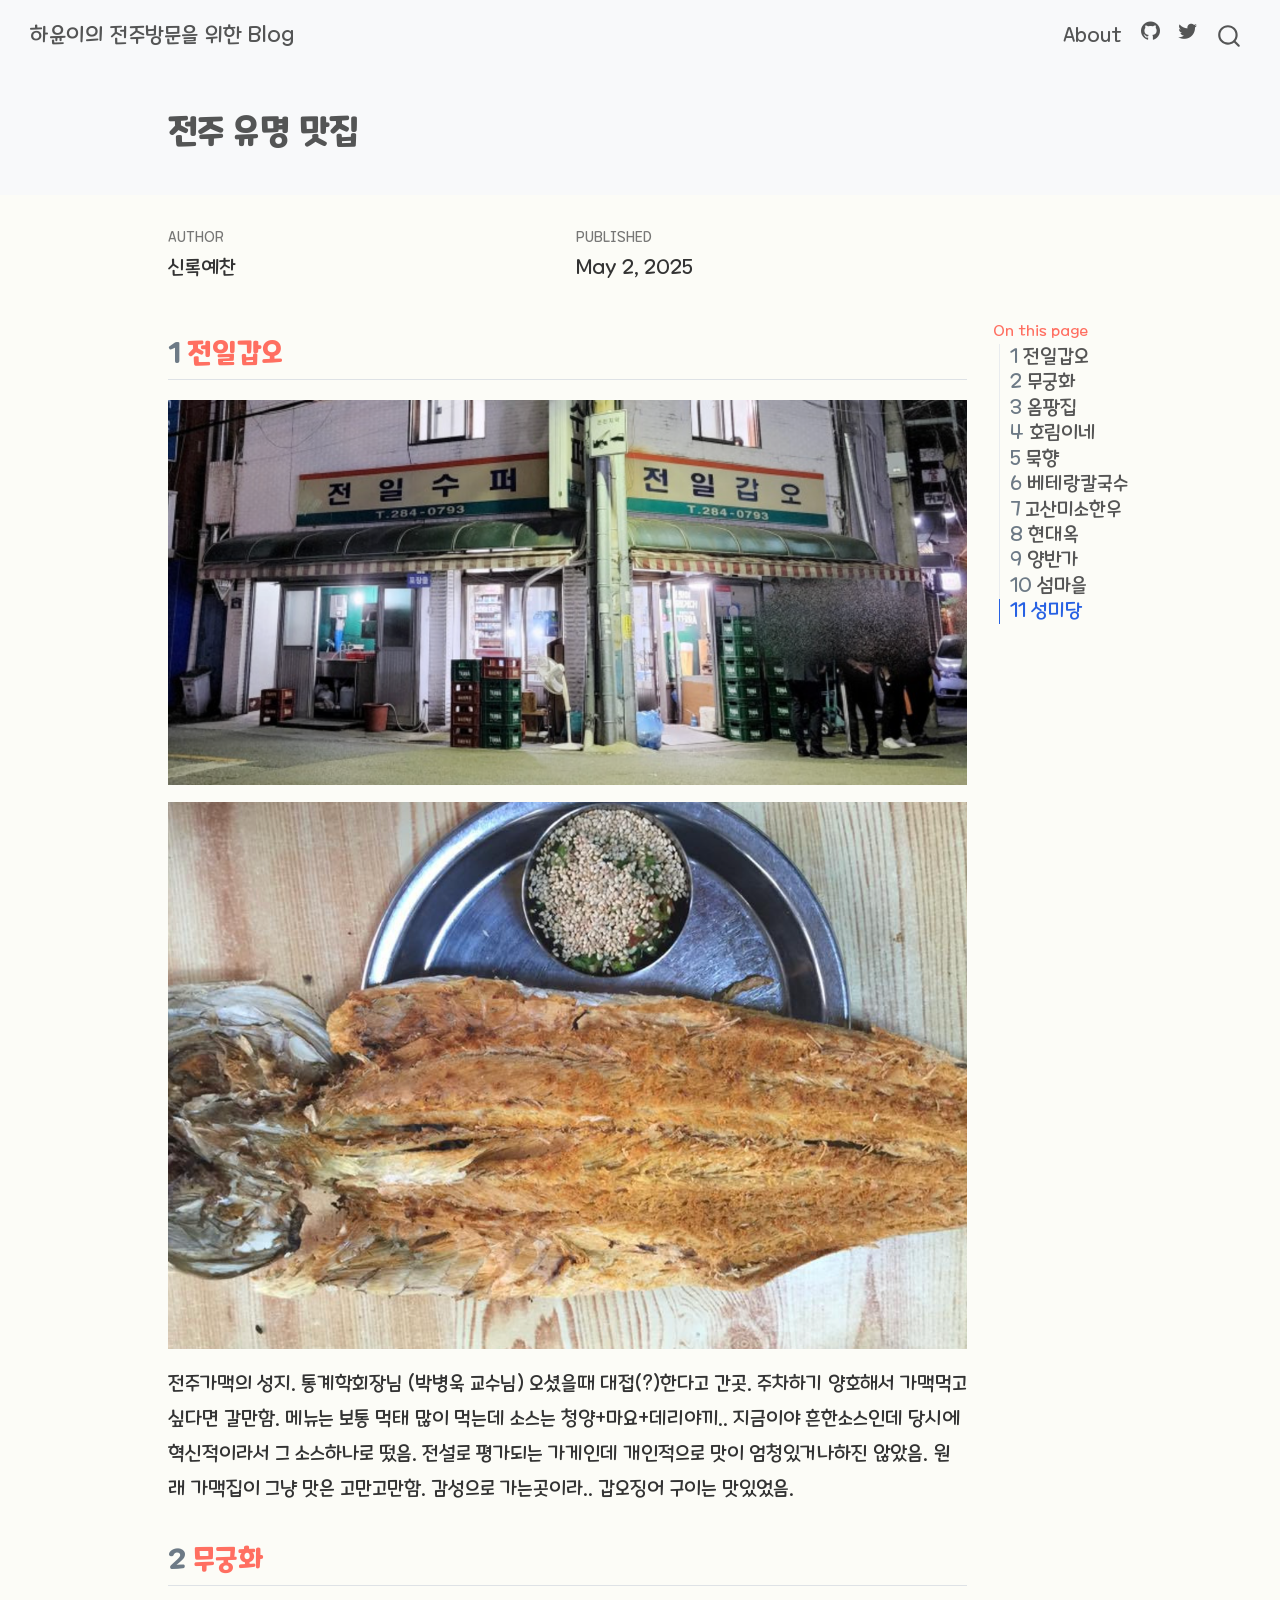
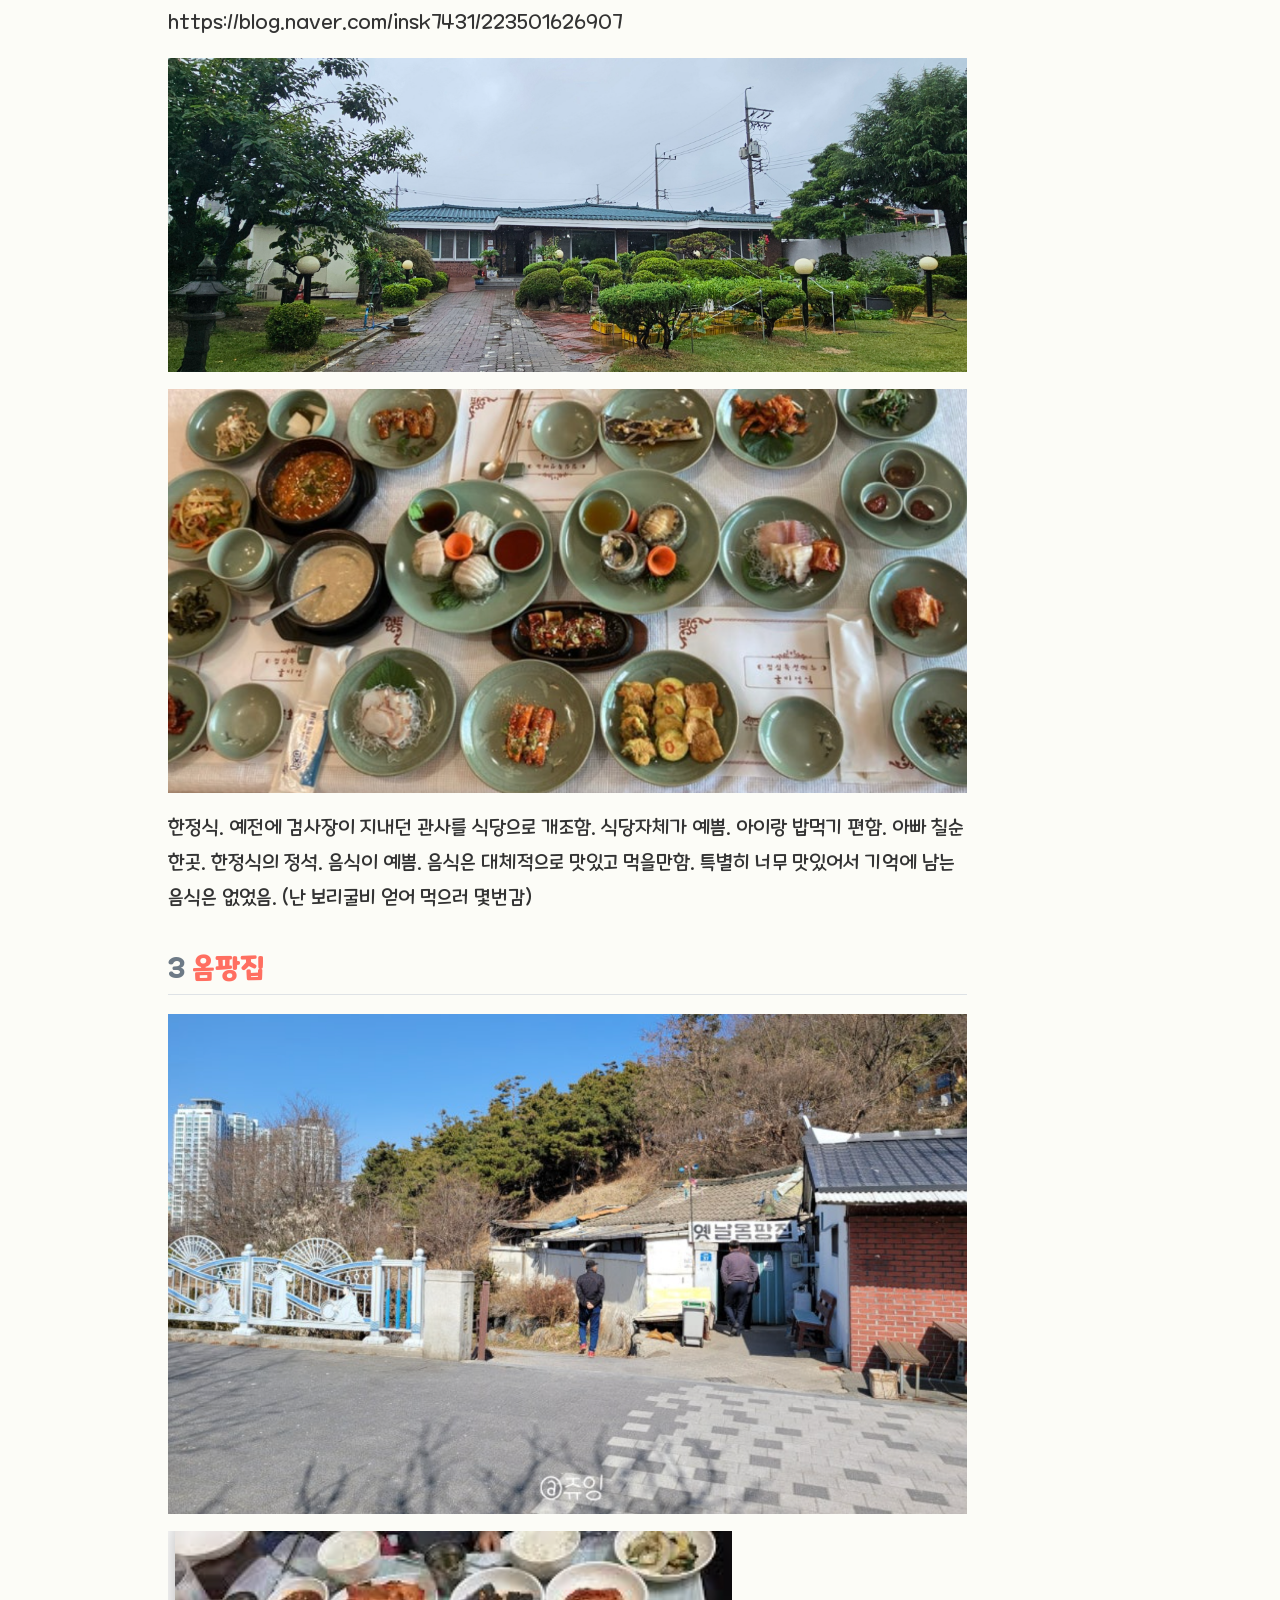
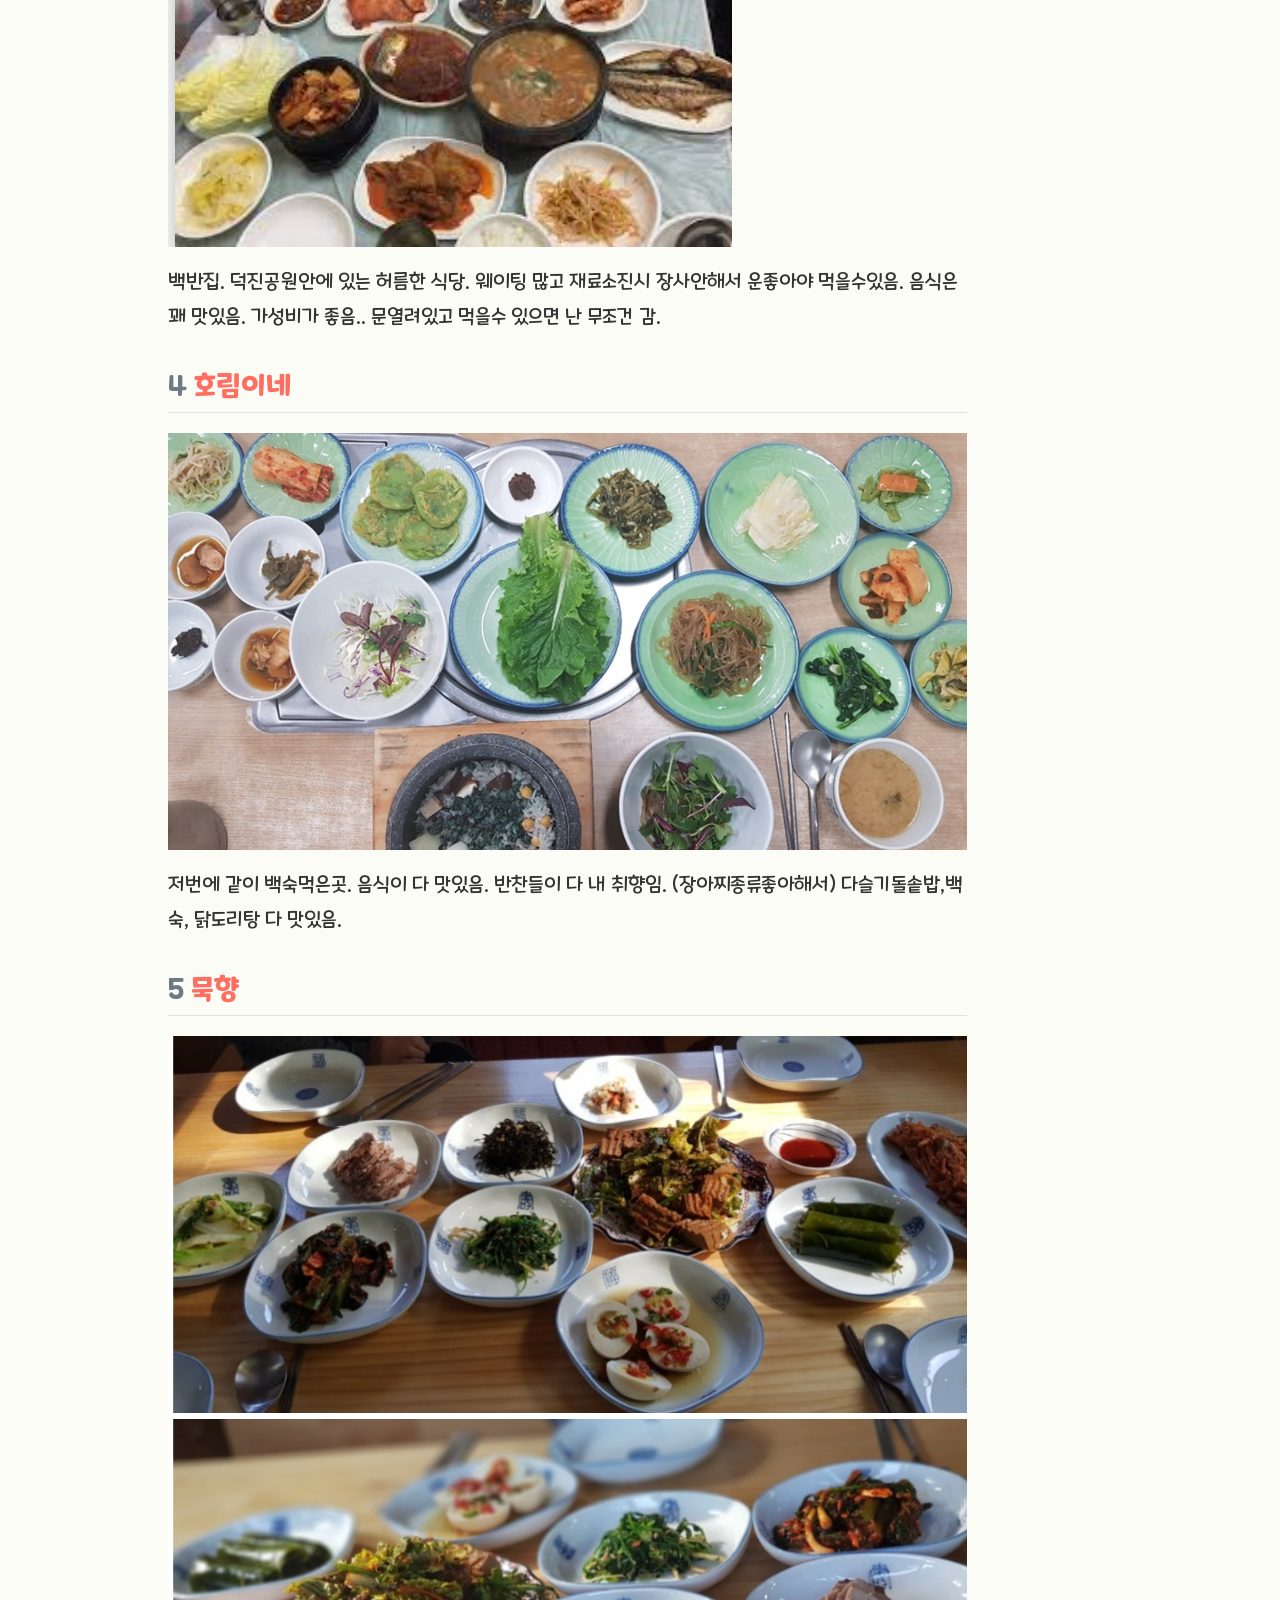
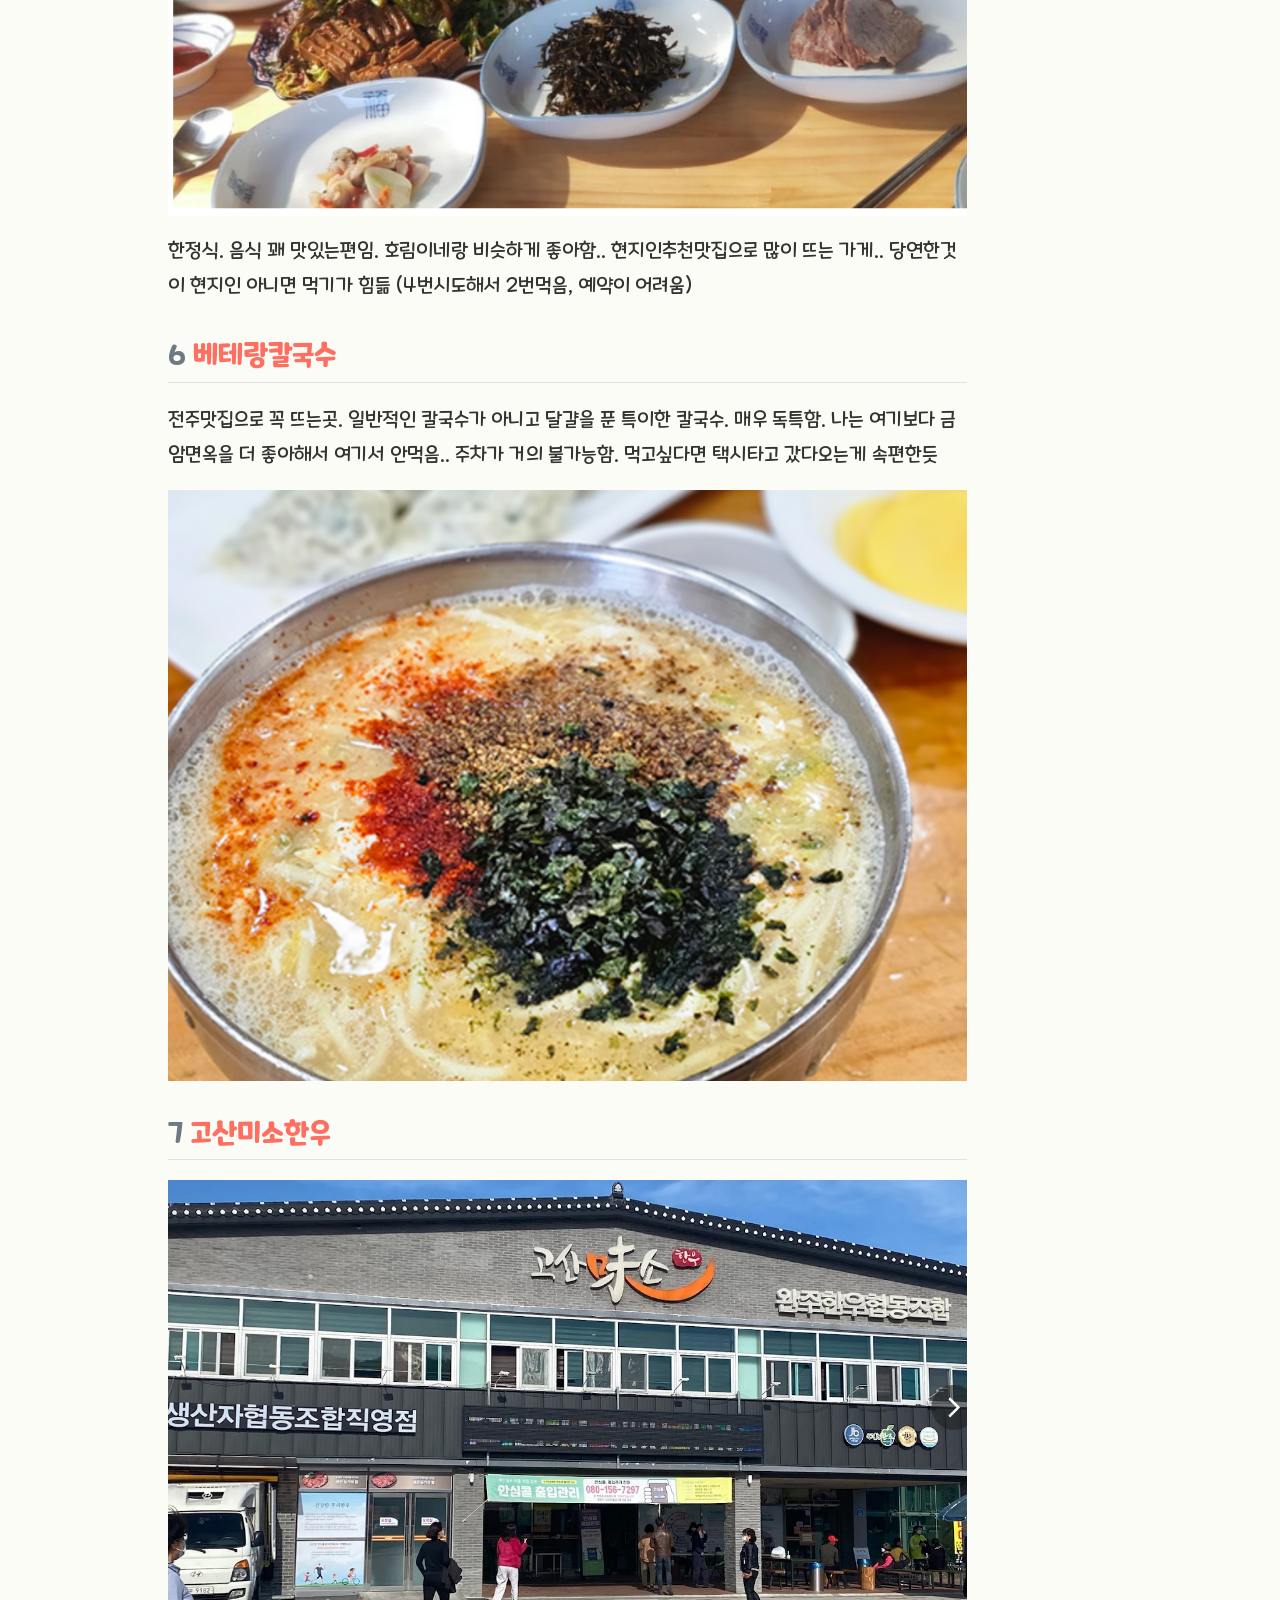
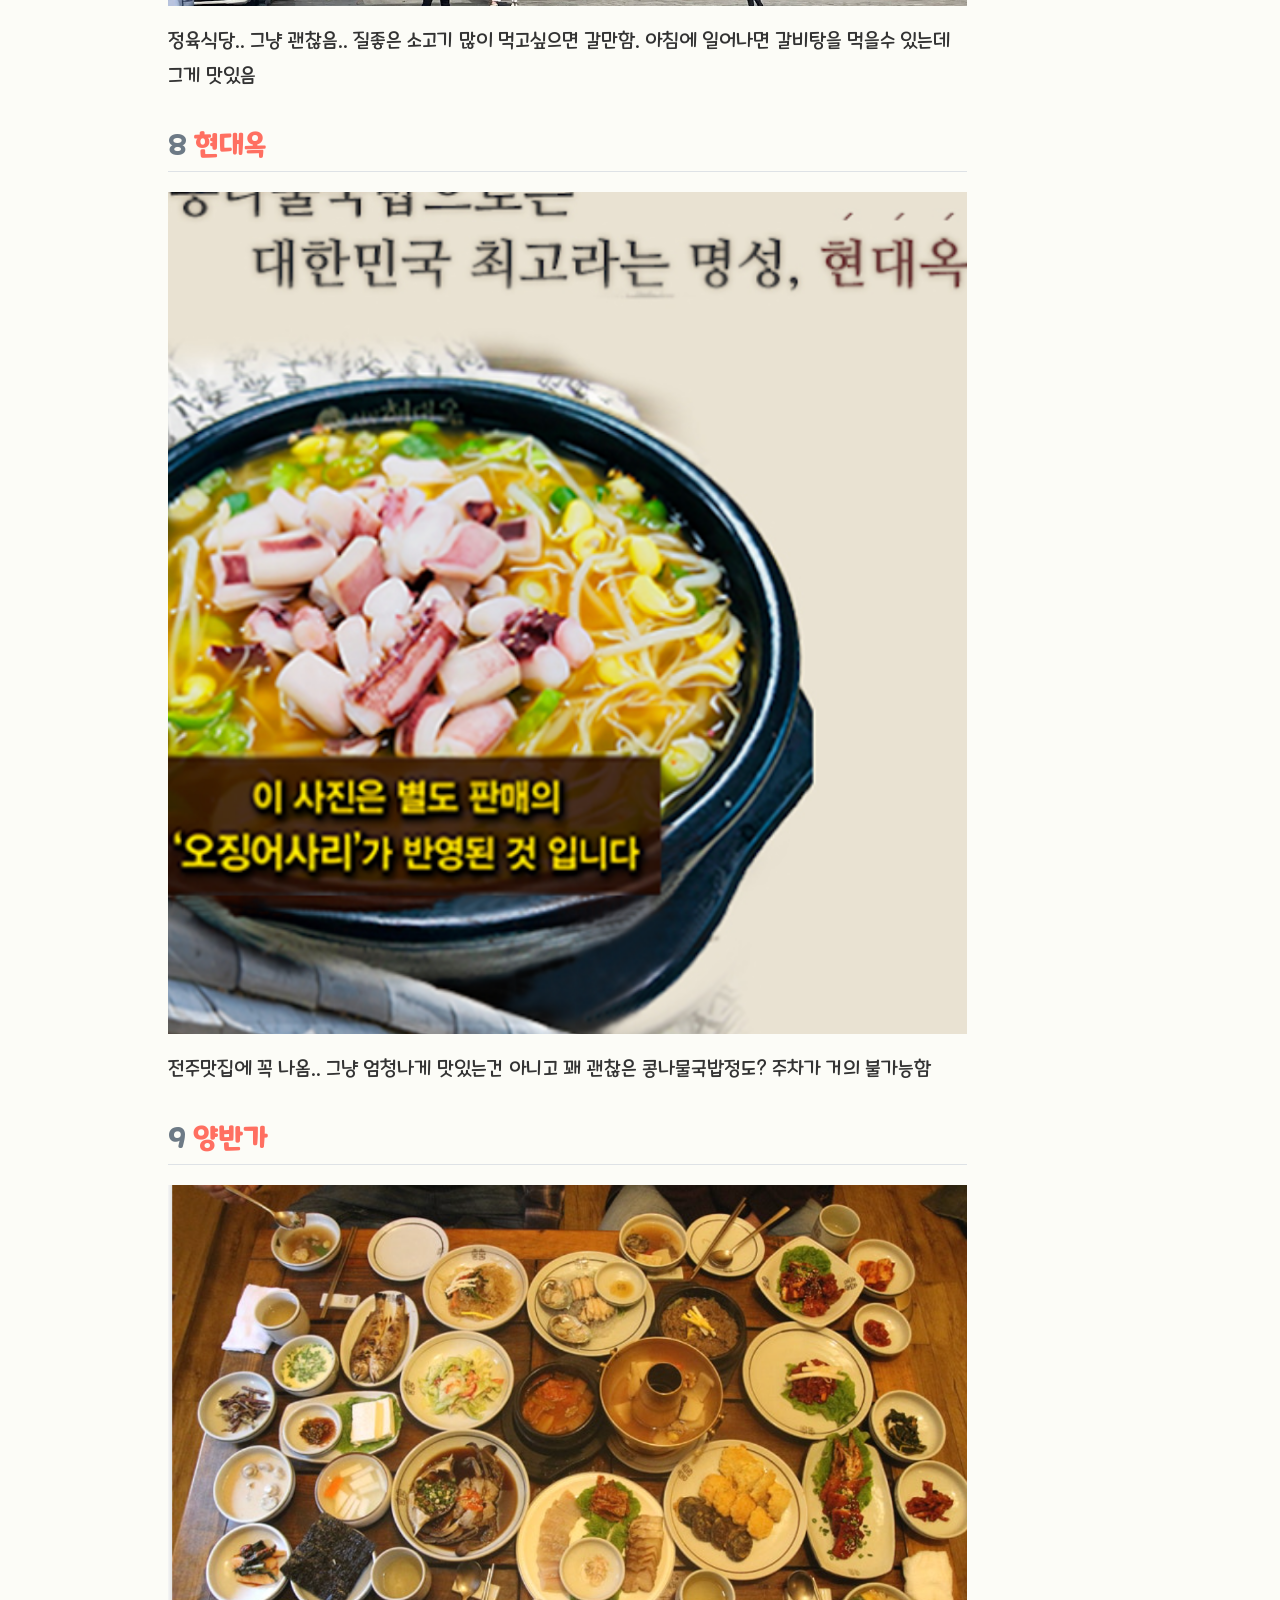
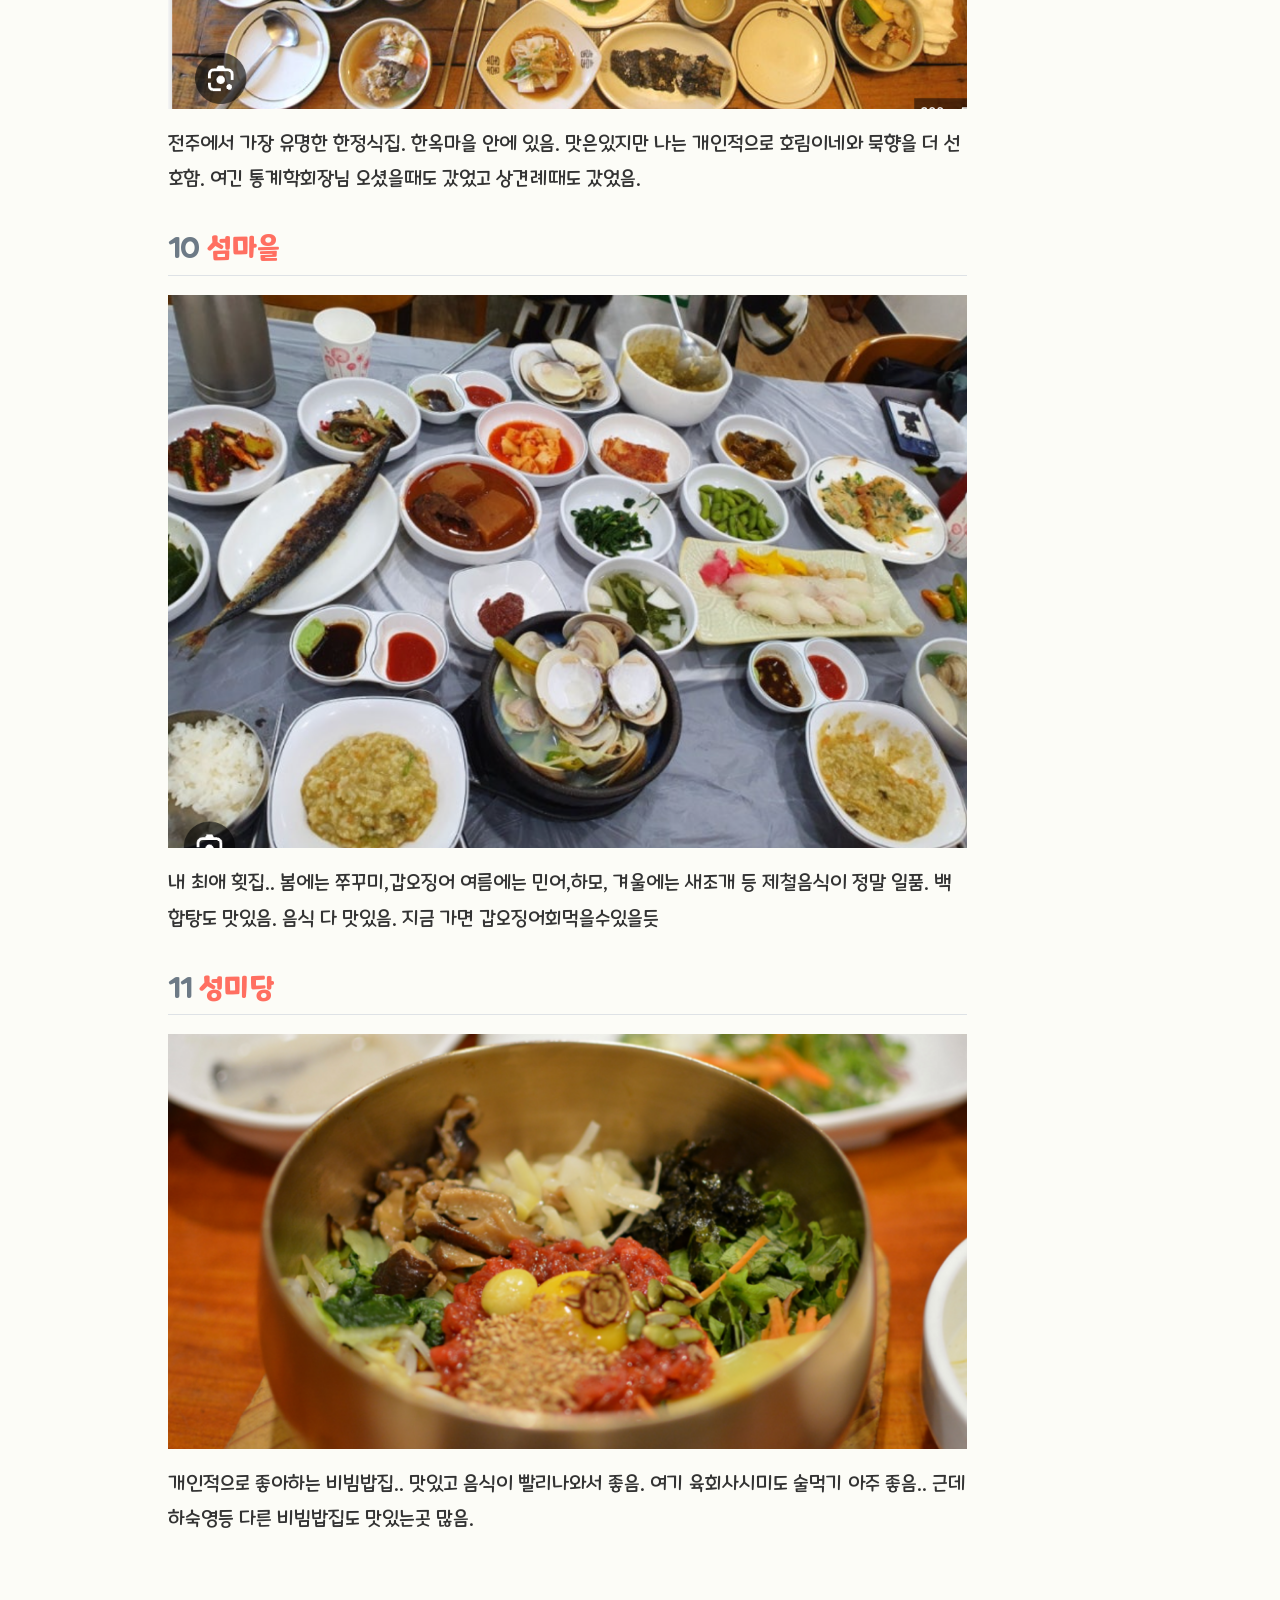
<file: posts/전주맛집.html>
<!DOCTYPE html>
<html xmlns="http://www.w3.org/1999/xhtml" lang="en" xml:lang="en"><head>

<meta charset="utf-8">
<meta name="generator" content="quarto-1.6.42">

<meta name="viewport" content="width=device-width, initial-scale=1.0, user-scalable=yes">

<meta name="author" content="신록예찬">
<meta name="dcterms.date" content="2025-05-02">

<title>전주 유명 맛집 – 하윤이의 전주방문을 위한 Blog</title>
<style>
code{white-space: pre-wrap;}
span.smallcaps{font-variant: small-caps;}
div.columns{display: flex; gap: min(4vw, 1.5em);}
div.column{flex: auto; overflow-x: auto;}
div.hanging-indent{margin-left: 1.5em; text-indent: -1.5em;}
ul.task-list{list-style: none;}
ul.task-list li input[type="checkbox"] {
  width: 0.8em;
  margin: 0 0.8em 0.2em -1em; /* quarto-specific, see https://github.com/quarto-dev/quarto-cli/issues/4556 */ 
  vertical-align: middle;
}
</style>


<script src="../site_libs/quarto-nav/quarto-nav.js"></script>
<script src="../site_libs/quarto-nav/headroom.min.js"></script>
<script src="../site_libs/clipboard/clipboard.min.js"></script>
<script src="../site_libs/quarto-search/autocomplete.umd.js"></script>
<script src="../site_libs/quarto-search/fuse.min.js"></script>
<script src="../site_libs/quarto-search/quarto-search.js"></script>
<meta name="quarto:offset" content="../">
<script src="../site_libs/quarto-html/quarto.js"></script>
<script src="../site_libs/quarto-html/popper.min.js"></script>
<script src="../site_libs/quarto-html/tippy.umd.min.js"></script>
<script src="../site_libs/quarto-html/anchor.min.js"></script>
<link href="../site_libs/quarto-html/tippy.css" rel="stylesheet">
<link href="../site_libs/quarto-html/quarto-syntax-highlighting-de84f8d6bb715db06a919283c2d1e787.css" rel="stylesheet" id="quarto-text-highlighting-styles">
<script src="../site_libs/bootstrap/bootstrap.min.js"></script>
<link href="../site_libs/bootstrap/bootstrap-icons.css" rel="stylesheet">
<link href="../site_libs/bootstrap/bootstrap-251ce1ae7a9effd692ba97c003cecf85.min.css" rel="stylesheet" append-hash="true" id="quarto-bootstrap" data-mode="light">
<script id="quarto-search-options" type="application/json">{
  "location": "navbar",
  "copy-button": false,
  "collapse-after": 3,
  "panel-placement": "end",
  "type": "overlay",
  "limit": 50,
  "keyboard-shortcut": [
    "f",
    "/",
    "s"
  ],
  "show-item-context": false,
  "language": {
    "search-no-results-text": "No results",
    "search-matching-documents-text": "matching documents",
    "search-copy-link-title": "Copy link to search",
    "search-hide-matches-text": "Hide additional matches",
    "search-more-match-text": "more match in this document",
    "search-more-matches-text": "more matches in this document",
    "search-clear-button-title": "Clear",
    "search-text-placeholder": "",
    "search-detached-cancel-button-title": "Cancel",
    "search-submit-button-title": "Submit",
    "search-label": "Search"
  }
}</script>


<link rel="stylesheet" href="../styles.css">
</head>

<body class="nav-fixed">

<div id="quarto-search-results"></div>
  <header id="quarto-header" class="headroom fixed-top quarto-banner">
    <nav class="navbar navbar-expand-lg " data-bs-theme="dark">
      <div class="navbar-container container-fluid">
      <div class="navbar-brand-container mx-auto">
    <a class="navbar-brand" href="../index.html">
    <span class="navbar-title">하윤이의 전주방문을 위한 Blog</span>
    </a>
  </div>
            <div id="quarto-search" class="" title="Search"></div>
          <button class="navbar-toggler" type="button" data-bs-toggle="collapse" data-bs-target="#navbarCollapse" aria-controls="navbarCollapse" role="menu" aria-expanded="false" aria-label="Toggle navigation" onclick="if (window.quartoToggleHeadroom) { window.quartoToggleHeadroom(); }">
  <span class="navbar-toggler-icon"></span>
</button>
          <div class="collapse navbar-collapse" id="navbarCollapse">
            <ul class="navbar-nav navbar-nav-scroll ms-auto">
  <li class="nav-item">
    <a class="nav-link" href="../about.html"> 
<span class="menu-text">About</span></a>
  </li>  
  <li class="nav-item compact">
    <a class="nav-link" href="https://github.com/"> <i class="bi bi-github" role="img">
</i> 
<span class="menu-text"></span></a>
  </li>  
  <li class="nav-item compact">
    <a class="nav-link" href="https://twitter.com"> <i class="bi bi-twitter" role="img">
</i> 
<span class="menu-text"></span></a>
  </li>  
</ul>
          </div> <!-- /navcollapse -->
            <div class="quarto-navbar-tools">
</div>
      </div> <!-- /container-fluid -->
    </nav>
</header>
<!-- content -->
<header id="title-block-header" class="quarto-title-block default page-columns page-full">
  <div class="quarto-title-banner page-columns page-full">
    <div class="quarto-title column-body">
      <h1 class="title">전주 유명 맛집</h1>
                      </div>
  </div>
    
  
  <div class="quarto-title-meta">

      <div>
      <div class="quarto-title-meta-heading">Author</div>
      <div class="quarto-title-meta-contents">
               <p>신록예찬 </p>
            </div>
    </div>
      
      <div>
      <div class="quarto-title-meta-heading">Published</div>
      <div class="quarto-title-meta-contents">
        <p class="date">May 2, 2025</p>
      </div>
    </div>
    
      
    </div>
    
  
  </header><div id="quarto-content" class="quarto-container page-columns page-rows-contents page-layout-article page-navbar">
<!-- sidebar -->
<!-- margin-sidebar -->
    <div id="quarto-margin-sidebar" class="sidebar margin-sidebar">
        <nav id="TOC" role="doc-toc" class="toc-active">
    <h2 id="toc-title">On this page</h2>
   
  <ul>
  <li><a href="#전일갑오" id="toc-전일갑오" class="nav-link active" data-scroll-target="#전일갑오"><span class="header-section-number">1</span> 전일갑오</a></li>
  <li><a href="#무궁화" id="toc-무궁화" class="nav-link" data-scroll-target="#무궁화"><span class="header-section-number">2</span> 무궁화</a></li>
  <li><a href="#옴팡집" id="toc-옴팡집" class="nav-link" data-scroll-target="#옴팡집"><span class="header-section-number">3</span> 옴팡집</a></li>
  <li><a href="#호림이네" id="toc-호림이네" class="nav-link" data-scroll-target="#호림이네"><span class="header-section-number">4</span> 호림이네</a></li>
  <li><a href="#묵향" id="toc-묵향" class="nav-link" data-scroll-target="#묵향"><span class="header-section-number">5</span> 묵향</a></li>
  <li><a href="#베테랑칼국수" id="toc-베테랑칼국수" class="nav-link" data-scroll-target="#베테랑칼국수"><span class="header-section-number">6</span> 베테랑칼국수</a></li>
  <li><a href="#고산미소한우" id="toc-고산미소한우" class="nav-link" data-scroll-target="#고산미소한우"><span class="header-section-number">7</span> 고산미소한우</a></li>
  <li><a href="#현대옥" id="toc-현대옥" class="nav-link" data-scroll-target="#현대옥"><span class="header-section-number">8</span> 현대옥</a></li>
  <li><a href="#양반가" id="toc-양반가" class="nav-link" data-scroll-target="#양반가"><span class="header-section-number">9</span> 양반가</a></li>
  <li><a href="#섬마을" id="toc-섬마을" class="nav-link" data-scroll-target="#섬마을"><span class="header-section-number">10</span> 섬마을</a></li>
  <li><a href="#성미당" id="toc-성미당" class="nav-link" data-scroll-target="#성미당"><span class="header-section-number">11</span> 성미당</a></li>
  </ul>
</nav>
    </div>
<!-- main -->
<main class="content quarto-banner-title-block" id="quarto-document-content">





<section id="전일갑오" class="level2" data-number="1">
<h2 data-number="1" class="anchored" data-anchor-id="전일갑오"><span class="header-section-number">1</span> 전일갑오</h2>
<p><img src="전주맛집_files/figure-html/f294aff6-b930-48ac-9ec5-48616ab7cd2f-1-9c11d0fe-ec12-4581-b79c-2fb8b62bbf7b.png" class="img-fluid"></p>
<p><img src="전주맛집_files/figure-html/de9c8dc2-0712-4b36-af85-2bab7b7dc5f7-1-07111061-6189-4c22-a4c2-4eb0c65c3da4.png" class="img-fluid"></p>
<p>전주가맥의 성지. 통계학회장님 (박병욱 교수님) 오셨을때 대접(?)한다고 간곳. 주차하기 양호해서 가맥먹고싶다면 갈만함. 메뉴는 보통 먹태 많이 먹는데 소스는 청양+마요+데리야끼.. 지금이야 흔한소스인데 당시에 혁신적이라서 그 소스하나로 떴음. 전설로 평가되는 가게인데 개인적으로 맛이 엄청있거나하진 않았음. 원래 가맥집이 그냥 맛은 고만고만함. 감성으로 가는곳이라.. 갑오징어 구이는 맛있었음.</p>
</section>
<section id="무궁화" class="level2" data-number="2">
<h2 data-number="2" class="anchored" data-anchor-id="무궁화"><span class="header-section-number">2</span> 무궁화</h2>
<p>https://blog.naver.com/insk7431/223501626907</p>
<p><img src="전주맛집_files/figure-html/84c975c2-de4f-476c-8cee-4d479d329387-1-eab89ba5-2423-45fa-ac91-29c1f19ab8c8.png" class="img-fluid"></p>
<p><img src="전주맛집_files/figure-html/74bcb71f-d3db-4ab2-8d45-a8d8bbe4fbdf-1-468fb70b-6d6d-4e73-899c-8b403c5cbdb3.png" class="img-fluid"></p>
<p>한정식. 예전에 검사장이 지내던 관사를 식당으로 개조함. 식당자체가 예쁨. 아이랑 밥먹기 편함. 아빠 칠순한곳. 한정식의 정석. 음식이 예쁨. 음식은 대체적으로 맛있고 먹을만함. 특별히 너무 맛있어서 기억에 남는 음식은 없었음. (난 보리굴비 얻어 먹으러 몇번감)</p>
</section>
<section id="옴팡집" class="level2" data-number="3">
<h2 data-number="3" class="anchored" data-anchor-id="옴팡집"><span class="header-section-number">3</span> 옴팡집</h2>
<p><img src="전주맛집_files/figure-html/2eacacf3-71d9-41da-940e-7f4b7575d07f-1-b2448e2f-0c84-4b0e-8713-62293cb5ba7e.png" class="img-fluid"></p>
<p><img src="전주맛집_files/figure-html/f656d018-b5e4-46de-8653-29e927dff616-1-b2af7701-e7f3-44ac-8c71-fe7a37c3fa8d.png" class="img-fluid"></p>
<p>백반집. 덕진공원안에 있는 허름한 식당. 웨이팅 많고 재료소진시 장사안해서 운좋아야 먹을수있음. 음식은 꽤 맛있음. 가성비가 좋음.. 문열려있고 먹을수 있으면 난 무조건 감.</p>
</section>
<section id="호림이네" class="level2" data-number="4">
<h2 data-number="4" class="anchored" data-anchor-id="호림이네"><span class="header-section-number">4</span> 호림이네</h2>
<p><img src="전주맛집_files/figure-html/f50ffbda-2b5c-4512-b0c9-24100777b959-1-07b0d52c-8292-4b83-b2e4-ef730ca1b225.png" class="img-fluid"></p>
<p>저번에 같이 백숙먹은곳. 음식이 다 맛있음. 반찬들이 다 내 취향임. (장아찌종류좋아해서) 다슬기돌솥밥,백숙, 닭도리탕 다 맛있음.</p>
</section>
<section id="묵향" class="level2" data-number="5">
<h2 data-number="5" class="anchored" data-anchor-id="묵향"><span class="header-section-number">5</span> 묵향</h2>
<p><img src="전주맛집_files/figure-html/28960aa7-9231-40dd-998a-d8822858a8aa-1-72729533-e836-43cd-86c1-3dffaf6e642d.png" class="img-fluid"></p>
<p>한정식. 음식 꽤 맛있는편임. 호림이네랑 비슷하게 좋아함.. 현지인추천맛집으로 많이 뜨는 가게.. 당연한것이 현지인 아니면 먹기가 힘듦 (4번시도해서 2번먹음, 예약이 어려움)</p>
</section>
<section id="베테랑칼국수" class="level2" data-number="6">
<h2 data-number="6" class="anchored" data-anchor-id="베테랑칼국수"><span class="header-section-number">6</span> 베테랑칼국수</h2>
<p>전주맛집으로 꼭 뜨는곳. 일반적인 칼국수가 아니고 달걀을 푼 특이한 칼국수. 매우 독특함. 나는 여기보다 금암면옥을 더 좋아해서 여기서 안먹음.. 주차가 거의 불가능함. 먹고싶다면 택시타고 갔다오는게 속편한듯</p>
<p><img src="전주맛집_files/figure-html/be88fe33-71ac-4584-896b-2b182cf16fb5-1-2f3717f0-7460-4f32-bb6c-97f6b7ca542f.png" class="img-fluid"></p>
</section>
<section id="고산미소한우" class="level2" data-number="7">
<h2 data-number="7" class="anchored" data-anchor-id="고산미소한우"><span class="header-section-number">7</span> 고산미소한우</h2>
<p><img src="전주맛집_files/figure-html/ea89eaf8-c869-42ff-847e-661bd8ef4695-1-dc489f76-5f1e-4206-8a82-497be5ea6d36.png" class="img-fluid"></p>
<p>정육식당.. 그냥 괜찮음.. 질좋은 소고기 많이 먹고싶으면 갈만함. 아침에 일어나면 갈비탕을 먹을수 있는데 그게 맛있음</p>
</section>
<section id="현대옥" class="level2" data-number="8">
<h2 data-number="8" class="anchored" data-anchor-id="현대옥"><span class="header-section-number">8</span> 현대옥</h2>
<p><img src="전주맛집_files/figure-html/58b81743-dc87-4fa6-8a7c-50df0188085d-1-cfb8368c-b878-45cb-8583-7aeadb7c6435.png" class="img-fluid"></p>
<p>전주맛집에 꼭 나옴.. 그냥 엄청나게 맛있는건 아니고 꽤 괜찮은 콩나물국밥정도? 주차가 거의 불가능함</p>
</section>
<section id="양반가" class="level2" data-number="9">
<h2 data-number="9" class="anchored" data-anchor-id="양반가"><span class="header-section-number">9</span> 양반가</h2>
<p><img src="전주맛집_files/figure-html/2220ac81-f8db-45e1-a3b7-5839230f8518-1-70d02440-4044-43a8-ac0e-842373a64ef9.png" class="img-fluid"></p>
<p>전주에서 가장 유명한 한정식집. 한옥마을 안에 있음. 맛은있지만 나는 개인적으로 호림이네와 묵향을 더 선호함. 여긴 통계학회장님 오셨을때도 갔었고 상견례때도 갔었음.</p>
</section>
<section id="섬마을" class="level2" data-number="10">
<h2 data-number="10" class="anchored" data-anchor-id="섬마을"><span class="header-section-number">10</span> 섬마을</h2>
<p><img src="전주맛집_files/figure-html/25468a07-e4bb-404f-bbc6-9df5411b6e20-1-7bda973c-4fe8-4a2d-8008-908723f240ff.png" class="img-fluid"></p>
<p>내 최애 횟집.. 봄에는 쭈꾸미,갑오징어 여름에는 민어,하모, 겨울에는 새조개 등 제철음식이 정말 일품. 백합탕도 맛있음. 음식 다 맛있음. 지금 가면 갑오징어회먹을수있을듯</p>
</section>
<section id="성미당" class="level2" data-number="11">
<h2 data-number="11" class="anchored" data-anchor-id="성미당"><span class="header-section-number">11</span> 성미당</h2>
<p><img src="전주맛집_files/figure-html/dbf76447-31ba-47d9-a949-3845b0ea37ba-1-37550dc3-561f-46a9-aeb5-b5f15861d503.png" class="img-fluid"></p>
<p>개인적으로 좋아하는 비빔밥집.. 맛있고 음식이 빨리나와서 좋음. 여기 육회사시미도 술먹기 아주 좋음.. 근데 하숙영등 다른 비빔밥집도 맛있는곳 많음.</p>


</section>

</main> <!-- /main -->
<script id="quarto-html-after-body" type="application/javascript">
window.document.addEventListener("DOMContentLoaded", function (event) {
  const toggleBodyColorMode = (bsSheetEl) => {
    const mode = bsSheetEl.getAttribute("data-mode");
    const bodyEl = window.document.querySelector("body");
    if (mode === "dark") {
      bodyEl.classList.add("quarto-dark");
      bodyEl.classList.remove("quarto-light");
    } else {
      bodyEl.classList.add("quarto-light");
      bodyEl.classList.remove("quarto-dark");
    }
  }
  const toggleBodyColorPrimary = () => {
    const bsSheetEl = window.document.querySelector("link#quarto-bootstrap");
    if (bsSheetEl) {
      toggleBodyColorMode(bsSheetEl);
    }
  }
  toggleBodyColorPrimary();  
  const icon = "";
  const anchorJS = new window.AnchorJS();
  anchorJS.options = {
    placement: 'right',
    icon: icon
  };
  anchorJS.add('.anchored');
  const isCodeAnnotation = (el) => {
    for (const clz of el.classList) {
      if (clz.startsWith('code-annotation-')) {                     
        return true;
      }
    }
    return false;
  }
  const onCopySuccess = function(e) {
    // button target
    const button = e.trigger;
    // don't keep focus
    button.blur();
    // flash "checked"
    button.classList.add('code-copy-button-checked');
    var currentTitle = button.getAttribute("title");
    button.setAttribute("title", "Copied!");
    let tooltip;
    if (window.bootstrap) {
      button.setAttribute("data-bs-toggle", "tooltip");
      button.setAttribute("data-bs-placement", "left");
      button.setAttribute("data-bs-title", "Copied!");
      tooltip = new bootstrap.Tooltip(button, 
        { trigger: "manual", 
          customClass: "code-copy-button-tooltip",
          offset: [0, -8]});
      tooltip.show();    
    }
    setTimeout(function() {
      if (tooltip) {
        tooltip.hide();
        button.removeAttribute("data-bs-title");
        button.removeAttribute("data-bs-toggle");
        button.removeAttribute("data-bs-placement");
      }
      button.setAttribute("title", currentTitle);
      button.classList.remove('code-copy-button-checked');
    }, 1000);
    // clear code selection
    e.clearSelection();
  }
  const getTextToCopy = function(trigger) {
      const codeEl = trigger.previousElementSibling.cloneNode(true);
      for (const childEl of codeEl.children) {
        if (isCodeAnnotation(childEl)) {
          childEl.remove();
        }
      }
      return codeEl.innerText;
  }
  const clipboard = new window.ClipboardJS('.code-copy-button:not([data-in-quarto-modal])', {
    text: getTextToCopy
  });
  clipboard.on('success', onCopySuccess);
  if (window.document.getElementById('quarto-embedded-source-code-modal')) {
    const clipboardModal = new window.ClipboardJS('.code-copy-button[data-in-quarto-modal]', {
      text: getTextToCopy,
      container: window.document.getElementById('quarto-embedded-source-code-modal')
    });
    clipboardModal.on('success', onCopySuccess);
  }
    var localhostRegex = new RegExp(/^(?:http|https):\/\/localhost\:?[0-9]*\//);
    var mailtoRegex = new RegExp(/^mailto:/);
      var filterRegex = new RegExp("https:\/\/miruetoto\.github\.io\/hayoon\/");
    var isInternal = (href) => {
        return filterRegex.test(href) || localhostRegex.test(href) || mailtoRegex.test(href);
    }
    // Inspect non-navigation links and adorn them if external
 	var links = window.document.querySelectorAll('a[href]:not(.nav-link):not(.navbar-brand):not(.toc-action):not(.sidebar-link):not(.sidebar-item-toggle):not(.pagination-link):not(.no-external):not([aria-hidden]):not(.dropdown-item):not(.quarto-navigation-tool):not(.about-link)');
    for (var i=0; i<links.length; i++) {
      const link = links[i];
      if (!isInternal(link.href)) {
        // undo the damage that might have been done by quarto-nav.js in the case of
        // links that we want to consider external
        if (link.dataset.originalHref !== undefined) {
          link.href = link.dataset.originalHref;
        }
      }
    }
  function tippyHover(el, contentFn, onTriggerFn, onUntriggerFn) {
    const config = {
      allowHTML: true,
      maxWidth: 500,
      delay: 100,
      arrow: false,
      appendTo: function(el) {
          return el.parentElement;
      },
      interactive: true,
      interactiveBorder: 10,
      theme: 'quarto',
      placement: 'bottom-start',
    };
    if (contentFn) {
      config.content = contentFn;
    }
    if (onTriggerFn) {
      config.onTrigger = onTriggerFn;
    }
    if (onUntriggerFn) {
      config.onUntrigger = onUntriggerFn;
    }
    window.tippy(el, config); 
  }
  const noterefs = window.document.querySelectorAll('a[role="doc-noteref"]');
  for (var i=0; i<noterefs.length; i++) {
    const ref = noterefs[i];
    tippyHover(ref, function() {
      // use id or data attribute instead here
      let href = ref.getAttribute('data-footnote-href') || ref.getAttribute('href');
      try { href = new URL(href).hash; } catch {}
      const id = href.replace(/^#\/?/, "");
      const note = window.document.getElementById(id);
      if (note) {
        return note.innerHTML;
      } else {
        return "";
      }
    });
  }
  const xrefs = window.document.querySelectorAll('a.quarto-xref');
  const processXRef = (id, note) => {
    // Strip column container classes
    const stripColumnClz = (el) => {
      el.classList.remove("page-full", "page-columns");
      if (el.children) {
        for (const child of el.children) {
          stripColumnClz(child);
        }
      }
    }
    stripColumnClz(note)
    if (id === null || id.startsWith('sec-')) {
      // Special case sections, only their first couple elements
      const container = document.createElement("div");
      if (note.children && note.children.length > 2) {
        container.appendChild(note.children[0].cloneNode(true));
        for (let i = 1; i < note.children.length; i++) {
          const child = note.children[i];
          if (child.tagName === "P" && child.innerText === "") {
            continue;
          } else {
            container.appendChild(child.cloneNode(true));
            break;
          }
        }
        if (window.Quarto?.typesetMath) {
          window.Quarto.typesetMath(container);
        }
        return container.innerHTML
      } else {
        if (window.Quarto?.typesetMath) {
          window.Quarto.typesetMath(note);
        }
        return note.innerHTML;
      }
    } else {
      // Remove any anchor links if they are present
      const anchorLink = note.querySelector('a.anchorjs-link');
      if (anchorLink) {
        anchorLink.remove();
      }
      if (window.Quarto?.typesetMath) {
        window.Quarto.typesetMath(note);
      }
      if (note.classList.contains("callout")) {
        return note.outerHTML;
      } else {
        return note.innerHTML;
      }
    }
  }
  for (var i=0; i<xrefs.length; i++) {
    const xref = xrefs[i];
    tippyHover(xref, undefined, function(instance) {
      instance.disable();
      let url = xref.getAttribute('href');
      let hash = undefined; 
      if (url.startsWith('#')) {
        hash = url;
      } else {
        try { hash = new URL(url).hash; } catch {}
      }
      if (hash) {
        const id = hash.replace(/^#\/?/, "");
        const note = window.document.getElementById(id);
        if (note !== null) {
          try {
            const html = processXRef(id, note.cloneNode(true));
            instance.setContent(html);
          } finally {
            instance.enable();
            instance.show();
          }
        } else {
          // See if we can fetch this
          fetch(url.split('#')[0])
          .then(res => res.text())
          .then(html => {
            const parser = new DOMParser();
            const htmlDoc = parser.parseFromString(html, "text/html");
            const note = htmlDoc.getElementById(id);
            if (note !== null) {
              const html = processXRef(id, note);
              instance.setContent(html);
            } 
          }).finally(() => {
            instance.enable();
            instance.show();
          });
        }
      } else {
        // See if we can fetch a full url (with no hash to target)
        // This is a special case and we should probably do some content thinning / targeting
        fetch(url)
        .then(res => res.text())
        .then(html => {
          const parser = new DOMParser();
          const htmlDoc = parser.parseFromString(html, "text/html");
          const note = htmlDoc.querySelector('main.content');
          if (note !== null) {
            // This should only happen for chapter cross references
            // (since there is no id in the URL)
            // remove the first header
            if (note.children.length > 0 && note.children[0].tagName === "HEADER") {
              note.children[0].remove();
            }
            const html = processXRef(null, note);
            instance.setContent(html);
          } 
        }).finally(() => {
          instance.enable();
          instance.show();
        });
      }
    }, function(instance) {
    });
  }
      let selectedAnnoteEl;
      const selectorForAnnotation = ( cell, annotation) => {
        let cellAttr = 'data-code-cell="' + cell + '"';
        let lineAttr = 'data-code-annotation="' +  annotation + '"';
        const selector = 'span[' + cellAttr + '][' + lineAttr + ']';
        return selector;
      }
      const selectCodeLines = (annoteEl) => {
        const doc = window.document;
        const targetCell = annoteEl.getAttribute("data-target-cell");
        const targetAnnotation = annoteEl.getAttribute("data-target-annotation");
        const annoteSpan = window.document.querySelector(selectorForAnnotation(targetCell, targetAnnotation));
        const lines = annoteSpan.getAttribute("data-code-lines").split(",");
        const lineIds = lines.map((line) => {
          return targetCell + "-" + line;
        })
        let top = null;
        let height = null;
        let parent = null;
        if (lineIds.length > 0) {
            //compute the position of the single el (top and bottom and make a div)
            const el = window.document.getElementById(lineIds[0]);
            top = el.offsetTop;
            height = el.offsetHeight;
            parent = el.parentElement.parentElement;
          if (lineIds.length > 1) {
            const lastEl = window.document.getElementById(lineIds[lineIds.length - 1]);
            const bottom = lastEl.offsetTop + lastEl.offsetHeight;
            height = bottom - top;
          }
          if (top !== null && height !== null && parent !== null) {
            // cook up a div (if necessary) and position it 
            let div = window.document.getElementById("code-annotation-line-highlight");
            if (div === null) {
              div = window.document.createElement("div");
              div.setAttribute("id", "code-annotation-line-highlight");
              div.style.position = 'absolute';
              parent.appendChild(div);
            }
            div.style.top = top - 2 + "px";
            div.style.height = height + 4 + "px";
            div.style.left = 0;
            let gutterDiv = window.document.getElementById("code-annotation-line-highlight-gutter");
            if (gutterDiv === null) {
              gutterDiv = window.document.createElement("div");
              gutterDiv.setAttribute("id", "code-annotation-line-highlight-gutter");
              gutterDiv.style.position = 'absolute';
              const codeCell = window.document.getElementById(targetCell);
              const gutter = codeCell.querySelector('.code-annotation-gutter');
              gutter.appendChild(gutterDiv);
            }
            gutterDiv.style.top = top - 2 + "px";
            gutterDiv.style.height = height + 4 + "px";
          }
          selectedAnnoteEl = annoteEl;
        }
      };
      const unselectCodeLines = () => {
        const elementsIds = ["code-annotation-line-highlight", "code-annotation-line-highlight-gutter"];
        elementsIds.forEach((elId) => {
          const div = window.document.getElementById(elId);
          if (div) {
            div.remove();
          }
        });
        selectedAnnoteEl = undefined;
      };
        // Handle positioning of the toggle
    window.addEventListener(
      "resize",
      throttle(() => {
        elRect = undefined;
        if (selectedAnnoteEl) {
          selectCodeLines(selectedAnnoteEl);
        }
      }, 10)
    );
    function throttle(fn, ms) {
    let throttle = false;
    let timer;
      return (...args) => {
        if(!throttle) { // first call gets through
            fn.apply(this, args);
            throttle = true;
        } else { // all the others get throttled
            if(timer) clearTimeout(timer); // cancel #2
            timer = setTimeout(() => {
              fn.apply(this, args);
              timer = throttle = false;
            }, ms);
        }
      };
    }
      // Attach click handler to the DT
      const annoteDls = window.document.querySelectorAll('dt[data-target-cell]');
      for (const annoteDlNode of annoteDls) {
        annoteDlNode.addEventListener('click', (event) => {
          const clickedEl = event.target;
          if (clickedEl !== selectedAnnoteEl) {
            unselectCodeLines();
            const activeEl = window.document.querySelector('dt[data-target-cell].code-annotation-active');
            if (activeEl) {
              activeEl.classList.remove('code-annotation-active');
            }
            selectCodeLines(clickedEl);
            clickedEl.classList.add('code-annotation-active');
          } else {
            // Unselect the line
            unselectCodeLines();
            clickedEl.classList.remove('code-annotation-active');
          }
        });
      }
  const findCites = (el) => {
    const parentEl = el.parentElement;
    if (parentEl) {
      const cites = parentEl.dataset.cites;
      if (cites) {
        return {
          el,
          cites: cites.split(' ')
        };
      } else {
        return findCites(el.parentElement)
      }
    } else {
      return undefined;
    }
  };
  var bibliorefs = window.document.querySelectorAll('a[role="doc-biblioref"]');
  for (var i=0; i<bibliorefs.length; i++) {
    const ref = bibliorefs[i];
    const citeInfo = findCites(ref);
    if (citeInfo) {
      tippyHover(citeInfo.el, function() {
        var popup = window.document.createElement('div');
        citeInfo.cites.forEach(function(cite) {
          var citeDiv = window.document.createElement('div');
          citeDiv.classList.add('hanging-indent');
          citeDiv.classList.add('csl-entry');
          var biblioDiv = window.document.getElementById('ref-' + cite);
          if (biblioDiv) {
            citeDiv.innerHTML = biblioDiv.innerHTML;
          }
          popup.appendChild(citeDiv);
        });
        return popup.innerHTML;
      });
    }
  }
});
</script>
</div> <!-- /content -->




</body></html>
</file>
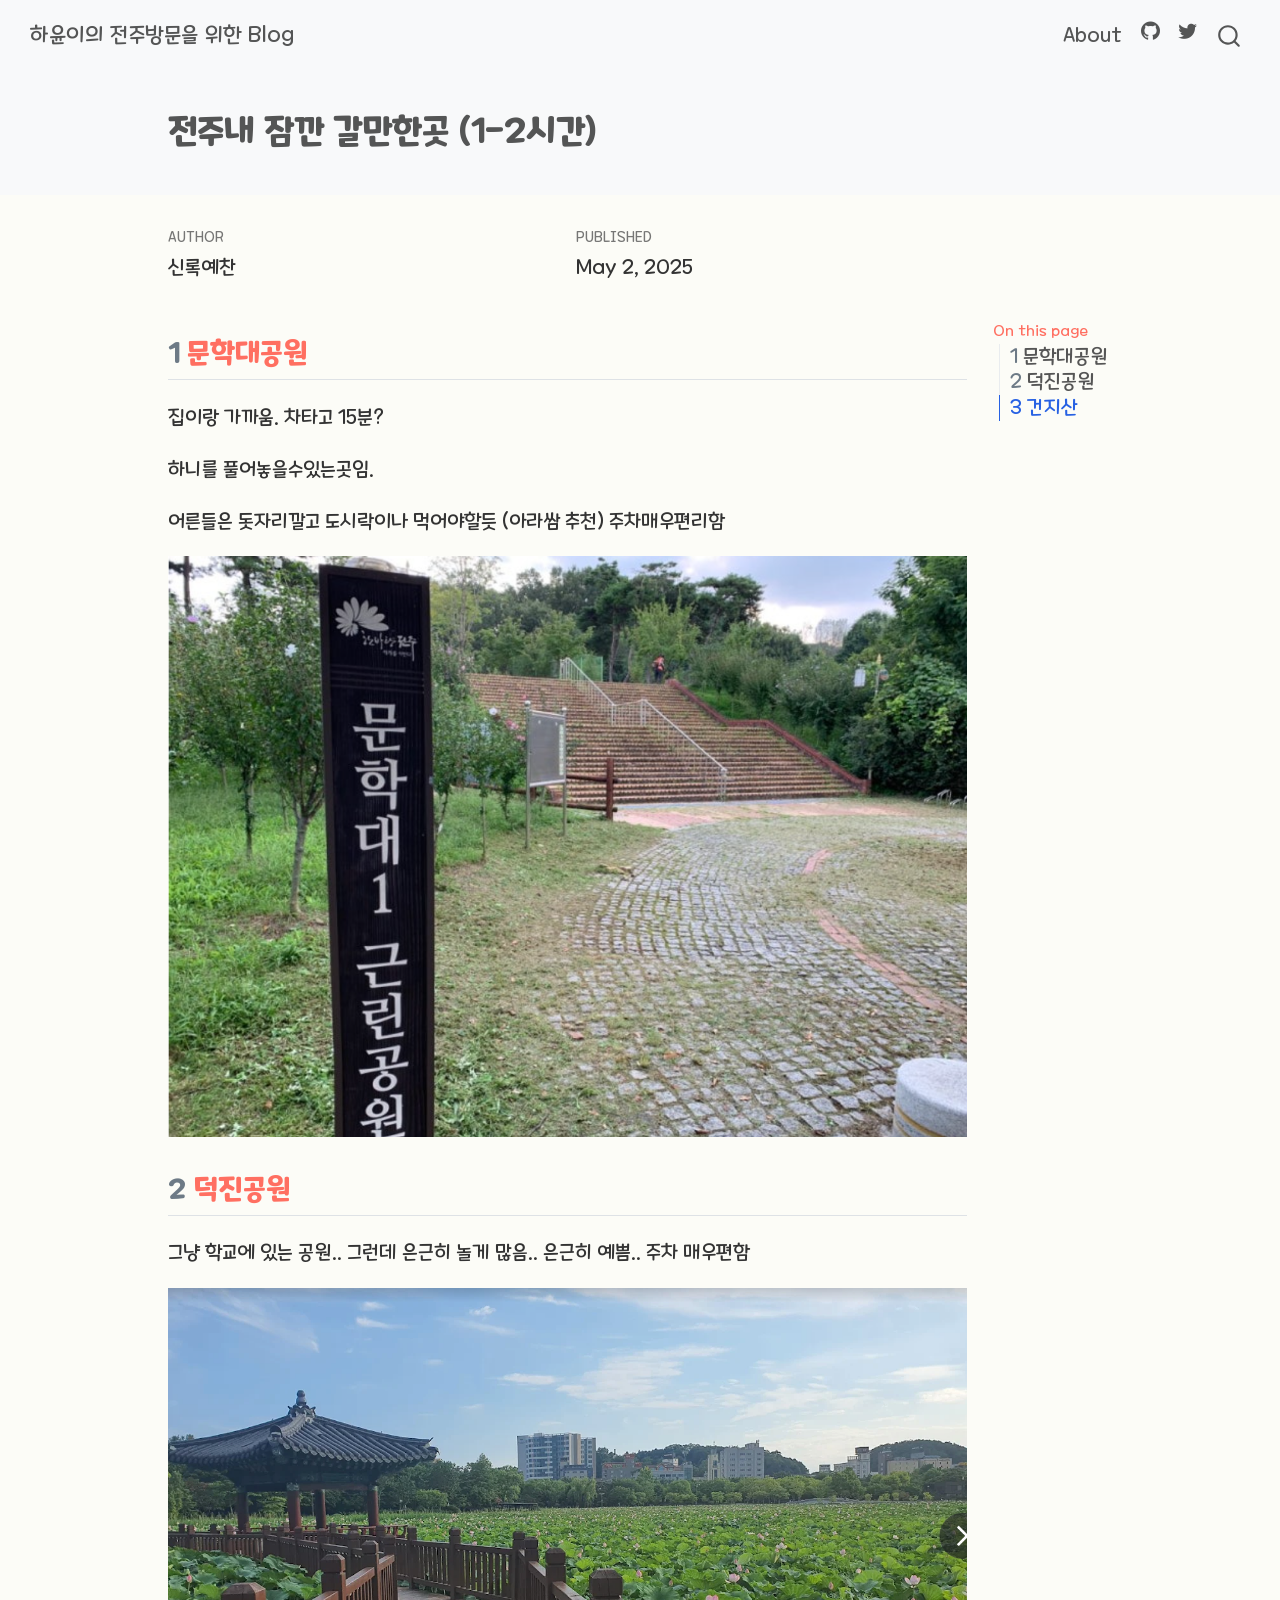
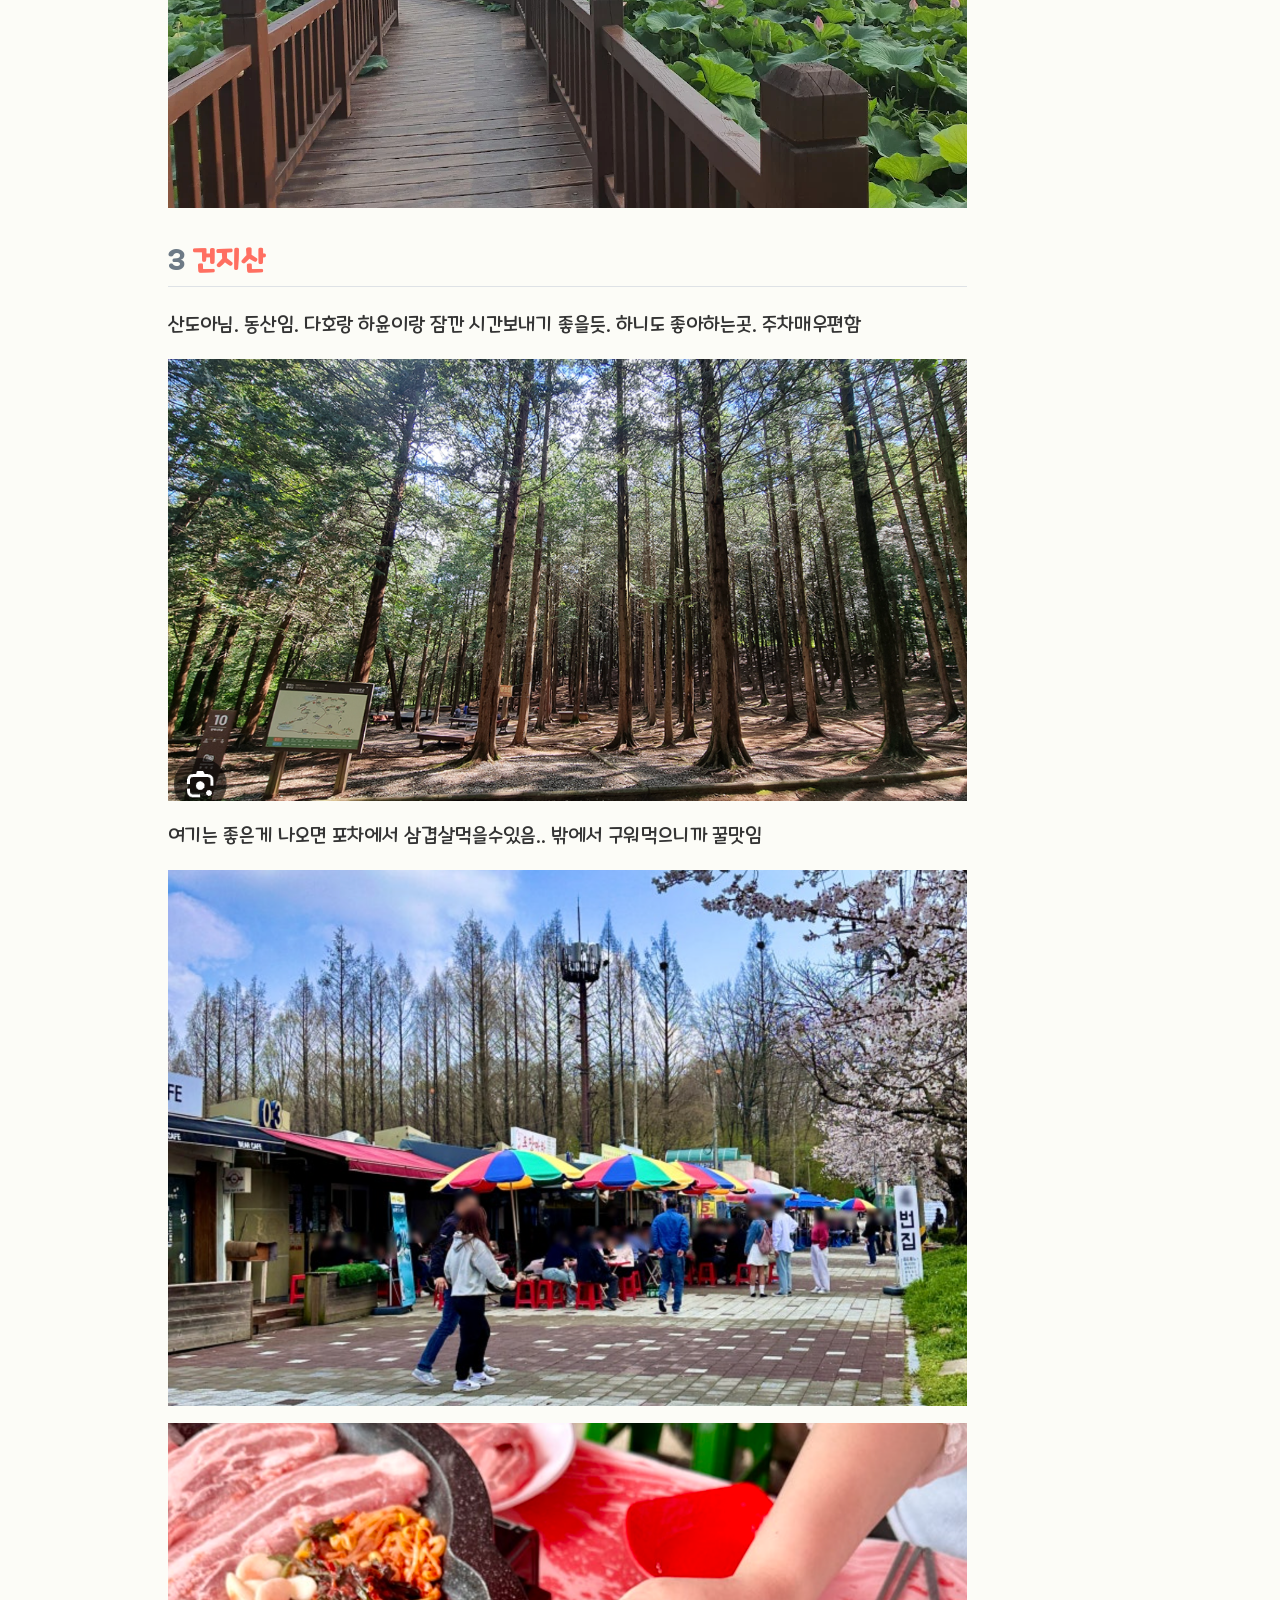
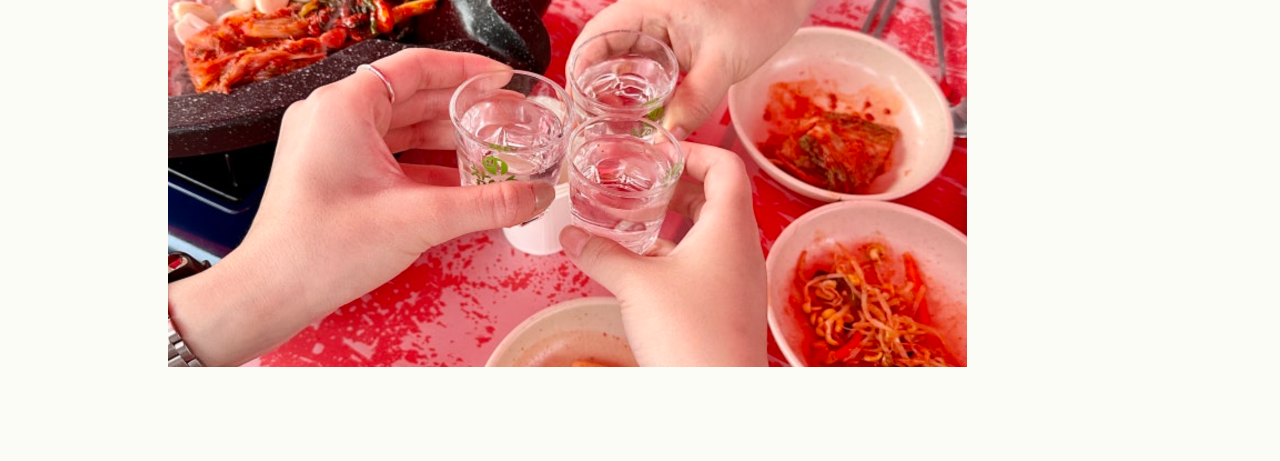
<file: posts/전주시내.html>
<!DOCTYPE html>
<html xmlns="http://www.w3.org/1999/xhtml" lang="en" xml:lang="en"><head>

<meta charset="utf-8">
<meta name="generator" content="quarto-1.6.42">

<meta name="viewport" content="width=device-width, initial-scale=1.0, user-scalable=yes">

<meta name="author" content="신록예찬">
<meta name="dcterms.date" content="2025-05-02">

<title>전주내 잠깐 갈만한곳 (1-2시간) – 하윤이의 전주방문을 위한 Blog</title>
<style>
code{white-space: pre-wrap;}
span.smallcaps{font-variant: small-caps;}
div.columns{display: flex; gap: min(4vw, 1.5em);}
div.column{flex: auto; overflow-x: auto;}
div.hanging-indent{margin-left: 1.5em; text-indent: -1.5em;}
ul.task-list{list-style: none;}
ul.task-list li input[type="checkbox"] {
  width: 0.8em;
  margin: 0 0.8em 0.2em -1em; /* quarto-specific, see https://github.com/quarto-dev/quarto-cli/issues/4556 */ 
  vertical-align: middle;
}
</style>


<script src="../site_libs/quarto-nav/quarto-nav.js"></script>
<script src="../site_libs/quarto-nav/headroom.min.js"></script>
<script src="../site_libs/clipboard/clipboard.min.js"></script>
<script src="../site_libs/quarto-search/autocomplete.umd.js"></script>
<script src="../site_libs/quarto-search/fuse.min.js"></script>
<script src="../site_libs/quarto-search/quarto-search.js"></script>
<meta name="quarto:offset" content="../">
<script src="../site_libs/quarto-html/quarto.js"></script>
<script src="../site_libs/quarto-html/popper.min.js"></script>
<script src="../site_libs/quarto-html/tippy.umd.min.js"></script>
<script src="../site_libs/quarto-html/anchor.min.js"></script>
<link href="../site_libs/quarto-html/tippy.css" rel="stylesheet">
<link href="../site_libs/quarto-html/quarto-syntax-highlighting-de84f8d6bb715db06a919283c2d1e787.css" rel="stylesheet" id="quarto-text-highlighting-styles">
<script src="../site_libs/bootstrap/bootstrap.min.js"></script>
<link href="../site_libs/bootstrap/bootstrap-icons.css" rel="stylesheet">
<link href="../site_libs/bootstrap/bootstrap-251ce1ae7a9effd692ba97c003cecf85.min.css" rel="stylesheet" append-hash="true" id="quarto-bootstrap" data-mode="light">
<script id="quarto-search-options" type="application/json">{
  "location": "navbar",
  "copy-button": false,
  "collapse-after": 3,
  "panel-placement": "end",
  "type": "overlay",
  "limit": 50,
  "keyboard-shortcut": [
    "f",
    "/",
    "s"
  ],
  "show-item-context": false,
  "language": {
    "search-no-results-text": "No results",
    "search-matching-documents-text": "matching documents",
    "search-copy-link-title": "Copy link to search",
    "search-hide-matches-text": "Hide additional matches",
    "search-more-match-text": "more match in this document",
    "search-more-matches-text": "more matches in this document",
    "search-clear-button-title": "Clear",
    "search-text-placeholder": "",
    "search-detached-cancel-button-title": "Cancel",
    "search-submit-button-title": "Submit",
    "search-label": "Search"
  }
}</script>


<link rel="stylesheet" href="../styles.css">
</head>

<body class="nav-fixed">

<div id="quarto-search-results"></div>
  <header id="quarto-header" class="headroom fixed-top quarto-banner">
    <nav class="navbar navbar-expand-lg " data-bs-theme="dark">
      <div class="navbar-container container-fluid">
      <div class="navbar-brand-container mx-auto">
    <a class="navbar-brand" href="../index.html">
    <span class="navbar-title">하윤이의 전주방문을 위한 Blog</span>
    </a>
  </div>
            <div id="quarto-search" class="" title="Search"></div>
          <button class="navbar-toggler" type="button" data-bs-toggle="collapse" data-bs-target="#navbarCollapse" aria-controls="navbarCollapse" role="menu" aria-expanded="false" aria-label="Toggle navigation" onclick="if (window.quartoToggleHeadroom) { window.quartoToggleHeadroom(); }">
  <span class="navbar-toggler-icon"></span>
</button>
          <div class="collapse navbar-collapse" id="navbarCollapse">
            <ul class="navbar-nav navbar-nav-scroll ms-auto">
  <li class="nav-item">
    <a class="nav-link" href="../about.html"> 
<span class="menu-text">About</span></a>
  </li>  
  <li class="nav-item compact">
    <a class="nav-link" href="https://github.com/"> <i class="bi bi-github" role="img">
</i> 
<span class="menu-text"></span></a>
  </li>  
  <li class="nav-item compact">
    <a class="nav-link" href="https://twitter.com"> <i class="bi bi-twitter" role="img">
</i> 
<span class="menu-text"></span></a>
  </li>  
</ul>
          </div> <!-- /navcollapse -->
            <div class="quarto-navbar-tools">
</div>
      </div> <!-- /container-fluid -->
    </nav>
</header>
<!-- content -->
<header id="title-block-header" class="quarto-title-block default page-columns page-full">
  <div class="quarto-title-banner page-columns page-full">
    <div class="quarto-title column-body">
      <h1 class="title">전주내 잠깐 갈만한곳 (1-2시간)</h1>
                      </div>
  </div>
    
  
  <div class="quarto-title-meta">

      <div>
      <div class="quarto-title-meta-heading">Author</div>
      <div class="quarto-title-meta-contents">
               <p>신록예찬 </p>
            </div>
    </div>
      
      <div>
      <div class="quarto-title-meta-heading">Published</div>
      <div class="quarto-title-meta-contents">
        <p class="date">May 2, 2025</p>
      </div>
    </div>
    
      
    </div>
    
  
  </header><div id="quarto-content" class="quarto-container page-columns page-rows-contents page-layout-article page-navbar">
<!-- sidebar -->
<!-- margin-sidebar -->
    <div id="quarto-margin-sidebar" class="sidebar margin-sidebar">
        <nav id="TOC" role="doc-toc" class="toc-active">
    <h2 id="toc-title">On this page</h2>
   
  <ul>
  <li><a href="#문학대공원" id="toc-문학대공원" class="nav-link active" data-scroll-target="#문학대공원"><span class="header-section-number">1</span> 문학대공원</a></li>
  <li><a href="#덕진공원" id="toc-덕진공원" class="nav-link" data-scroll-target="#덕진공원"><span class="header-section-number">2</span> 덕진공원</a></li>
  <li><a href="#건지산" id="toc-건지산" class="nav-link" data-scroll-target="#건지산"><span class="header-section-number">3</span> 건지산</a></li>
  </ul>
</nav>
    </div>
<!-- main -->
<main class="content quarto-banner-title-block" id="quarto-document-content">





<section id="문학대공원" class="level2" data-number="1">
<h2 data-number="1" class="anchored" data-anchor-id="문학대공원"><span class="header-section-number">1</span> 문학대공원</h2>
<p>집이랑 가까움. 차타고 15분?</p>
<p>하니를 풀어놓을수있는곳임.</p>
<p>어른들은 돗자리깔고 도시락이나 먹어야할듯 (아라쌈 추천) 주차매우편리함</p>
<p><img src="전주시내_files/figure-html/05b73b56-ca77-4380-8e96-1f548b8c088e-1-7a2a8299-328e-4207-b3e7-138c2af3a2e0.png" class="img-fluid"></p>
</section>
<section id="덕진공원" class="level2" data-number="2">
<h2 data-number="2" class="anchored" data-anchor-id="덕진공원"><span class="header-section-number">2</span> 덕진공원</h2>
<p>그냥 학교에 있는 공원.. 그런데 은근히 놀게 많음.. 은근히 예쁨.. 주차 매우편함</p>
<p><img src="전주시내_files/figure-html/5cfa28c7-5d9b-4e51-8bfc-a96cd3e4c4f5-1-b3e1b6cf-ca5c-4aff-bd6b-36660a88c592.png" class="img-fluid"></p>
</section>
<section id="건지산" class="level2" data-number="3">
<h2 data-number="3" class="anchored" data-anchor-id="건지산"><span class="header-section-number">3</span> 건지산</h2>
<p>산도아님. 동산임. 다호랑 하윤이랑 잠깐 시간보내기 좋을듯. 하니도 좋아하는곳. 주차매우편함</p>
<p><img src="전주시내_files/figure-html/b7dce5ac-07ff-4161-b403-c0c213de6999-1-f80eb479-937f-4fbd-9ce0-be5ebb3fcdcd.png" class="img-fluid"></p>
<p>여기는 좋은게 나오면 포차에서 삼겹살먹을수있음.. 밖에서 구워먹으니까 꿀맛임</p>
<p><img src="전주시내_files/figure-html/d4d748c3-be5b-4b0b-8ffe-41c94fe6aee6-1-c53cba82-de3f-4361-b836-d76d50bbaf55.png" class="img-fluid"></p>
<p><img src="전주시내_files/figure-html/a057ce51-175e-43d3-bd95-7187ee917dc9-1-a6b1c7b8-bb9f-4ecf-b819-768ba7f68106.png" class="img-fluid"></p>


</section>

</main> <!-- /main -->
<script id="quarto-html-after-body" type="application/javascript">
window.document.addEventListener("DOMContentLoaded", function (event) {
  const toggleBodyColorMode = (bsSheetEl) => {
    const mode = bsSheetEl.getAttribute("data-mode");
    const bodyEl = window.document.querySelector("body");
    if (mode === "dark") {
      bodyEl.classList.add("quarto-dark");
      bodyEl.classList.remove("quarto-light");
    } else {
      bodyEl.classList.add("quarto-light");
      bodyEl.classList.remove("quarto-dark");
    }
  }
  const toggleBodyColorPrimary = () => {
    const bsSheetEl = window.document.querySelector("link#quarto-bootstrap");
    if (bsSheetEl) {
      toggleBodyColorMode(bsSheetEl);
    }
  }
  toggleBodyColorPrimary();  
  const icon = "";
  const anchorJS = new window.AnchorJS();
  anchorJS.options = {
    placement: 'right',
    icon: icon
  };
  anchorJS.add('.anchored');
  const isCodeAnnotation = (el) => {
    for (const clz of el.classList) {
      if (clz.startsWith('code-annotation-')) {                     
        return true;
      }
    }
    return false;
  }
  const onCopySuccess = function(e) {
    // button target
    const button = e.trigger;
    // don't keep focus
    button.blur();
    // flash "checked"
    button.classList.add('code-copy-button-checked');
    var currentTitle = button.getAttribute("title");
    button.setAttribute("title", "Copied!");
    let tooltip;
    if (window.bootstrap) {
      button.setAttribute("data-bs-toggle", "tooltip");
      button.setAttribute("data-bs-placement", "left");
      button.setAttribute("data-bs-title", "Copied!");
      tooltip = new bootstrap.Tooltip(button, 
        { trigger: "manual", 
          customClass: "code-copy-button-tooltip",
          offset: [0, -8]});
      tooltip.show();    
    }
    setTimeout(function() {
      if (tooltip) {
        tooltip.hide();
        button.removeAttribute("data-bs-title");
        button.removeAttribute("data-bs-toggle");
        button.removeAttribute("data-bs-placement");
      }
      button.setAttribute("title", currentTitle);
      button.classList.remove('code-copy-button-checked');
    }, 1000);
    // clear code selection
    e.clearSelection();
  }
  const getTextToCopy = function(trigger) {
      const codeEl = trigger.previousElementSibling.cloneNode(true);
      for (const childEl of codeEl.children) {
        if (isCodeAnnotation(childEl)) {
          childEl.remove();
        }
      }
      return codeEl.innerText;
  }
  const clipboard = new window.ClipboardJS('.code-copy-button:not([data-in-quarto-modal])', {
    text: getTextToCopy
  });
  clipboard.on('success', onCopySuccess);
  if (window.document.getElementById('quarto-embedded-source-code-modal')) {
    const clipboardModal = new window.ClipboardJS('.code-copy-button[data-in-quarto-modal]', {
      text: getTextToCopy,
      container: window.document.getElementById('quarto-embedded-source-code-modal')
    });
    clipboardModal.on('success', onCopySuccess);
  }
    var localhostRegex = new RegExp(/^(?:http|https):\/\/localhost\:?[0-9]*\//);
    var mailtoRegex = new RegExp(/^mailto:/);
      var filterRegex = new RegExp("https:\/\/miruetoto\.github\.io\/hayoon\/");
    var isInternal = (href) => {
        return filterRegex.test(href) || localhostRegex.test(href) || mailtoRegex.test(href);
    }
    // Inspect non-navigation links and adorn them if external
 	var links = window.document.querySelectorAll('a[href]:not(.nav-link):not(.navbar-brand):not(.toc-action):not(.sidebar-link):not(.sidebar-item-toggle):not(.pagination-link):not(.no-external):not([aria-hidden]):not(.dropdown-item):not(.quarto-navigation-tool):not(.about-link)');
    for (var i=0; i<links.length; i++) {
      const link = links[i];
      if (!isInternal(link.href)) {
        // undo the damage that might have been done by quarto-nav.js in the case of
        // links that we want to consider external
        if (link.dataset.originalHref !== undefined) {
          link.href = link.dataset.originalHref;
        }
      }
    }
  function tippyHover(el, contentFn, onTriggerFn, onUntriggerFn) {
    const config = {
      allowHTML: true,
      maxWidth: 500,
      delay: 100,
      arrow: false,
      appendTo: function(el) {
          return el.parentElement;
      },
      interactive: true,
      interactiveBorder: 10,
      theme: 'quarto',
      placement: 'bottom-start',
    };
    if (contentFn) {
      config.content = contentFn;
    }
    if (onTriggerFn) {
      config.onTrigger = onTriggerFn;
    }
    if (onUntriggerFn) {
      config.onUntrigger = onUntriggerFn;
    }
    window.tippy(el, config); 
  }
  const noterefs = window.document.querySelectorAll('a[role="doc-noteref"]');
  for (var i=0; i<noterefs.length; i++) {
    const ref = noterefs[i];
    tippyHover(ref, function() {
      // use id or data attribute instead here
      let href = ref.getAttribute('data-footnote-href') || ref.getAttribute('href');
      try { href = new URL(href).hash; } catch {}
      const id = href.replace(/^#\/?/, "");
      const note = window.document.getElementById(id);
      if (note) {
        return note.innerHTML;
      } else {
        return "";
      }
    });
  }
  const xrefs = window.document.querySelectorAll('a.quarto-xref');
  const processXRef = (id, note) => {
    // Strip column container classes
    const stripColumnClz = (el) => {
      el.classList.remove("page-full", "page-columns");
      if (el.children) {
        for (const child of el.children) {
          stripColumnClz(child);
        }
      }
    }
    stripColumnClz(note)
    if (id === null || id.startsWith('sec-')) {
      // Special case sections, only their first couple elements
      const container = document.createElement("div");
      if (note.children && note.children.length > 2) {
        container.appendChild(note.children[0].cloneNode(true));
        for (let i = 1; i < note.children.length; i++) {
          const child = note.children[i];
          if (child.tagName === "P" && child.innerText === "") {
            continue;
          } else {
            container.appendChild(child.cloneNode(true));
            break;
          }
        }
        if (window.Quarto?.typesetMath) {
          window.Quarto.typesetMath(container);
        }
        return container.innerHTML
      } else {
        if (window.Quarto?.typesetMath) {
          window.Quarto.typesetMath(note);
        }
        return note.innerHTML;
      }
    } else {
      // Remove any anchor links if they are present
      const anchorLink = note.querySelector('a.anchorjs-link');
      if (anchorLink) {
        anchorLink.remove();
      }
      if (window.Quarto?.typesetMath) {
        window.Quarto.typesetMath(note);
      }
      if (note.classList.contains("callout")) {
        return note.outerHTML;
      } else {
        return note.innerHTML;
      }
    }
  }
  for (var i=0; i<xrefs.length; i++) {
    const xref = xrefs[i];
    tippyHover(xref, undefined, function(instance) {
      instance.disable();
      let url = xref.getAttribute('href');
      let hash = undefined; 
      if (url.startsWith('#')) {
        hash = url;
      } else {
        try { hash = new URL(url).hash; } catch {}
      }
      if (hash) {
        const id = hash.replace(/^#\/?/, "");
        const note = window.document.getElementById(id);
        if (note !== null) {
          try {
            const html = processXRef(id, note.cloneNode(true));
            instance.setContent(html);
          } finally {
            instance.enable();
            instance.show();
          }
        } else {
          // See if we can fetch this
          fetch(url.split('#')[0])
          .then(res => res.text())
          .then(html => {
            const parser = new DOMParser();
            const htmlDoc = parser.parseFromString(html, "text/html");
            const note = htmlDoc.getElementById(id);
            if (note !== null) {
              const html = processXRef(id, note);
              instance.setContent(html);
            } 
          }).finally(() => {
            instance.enable();
            instance.show();
          });
        }
      } else {
        // See if we can fetch a full url (with no hash to target)
        // This is a special case and we should probably do some content thinning / targeting
        fetch(url)
        .then(res => res.text())
        .then(html => {
          const parser = new DOMParser();
          const htmlDoc = parser.parseFromString(html, "text/html");
          const note = htmlDoc.querySelector('main.content');
          if (note !== null) {
            // This should only happen for chapter cross references
            // (since there is no id in the URL)
            // remove the first header
            if (note.children.length > 0 && note.children[0].tagName === "HEADER") {
              note.children[0].remove();
            }
            const html = processXRef(null, note);
            instance.setContent(html);
          } 
        }).finally(() => {
          instance.enable();
          instance.show();
        });
      }
    }, function(instance) {
    });
  }
      let selectedAnnoteEl;
      const selectorForAnnotation = ( cell, annotation) => {
        let cellAttr = 'data-code-cell="' + cell + '"';
        let lineAttr = 'data-code-annotation="' +  annotation + '"';
        const selector = 'span[' + cellAttr + '][' + lineAttr + ']';
        return selector;
      }
      const selectCodeLines = (annoteEl) => {
        const doc = window.document;
        const targetCell = annoteEl.getAttribute("data-target-cell");
        const targetAnnotation = annoteEl.getAttribute("data-target-annotation");
        const annoteSpan = window.document.querySelector(selectorForAnnotation(targetCell, targetAnnotation));
        const lines = annoteSpan.getAttribute("data-code-lines").split(",");
        const lineIds = lines.map((line) => {
          return targetCell + "-" + line;
        })
        let top = null;
        let height = null;
        let parent = null;
        if (lineIds.length > 0) {
            //compute the position of the single el (top and bottom and make a div)
            const el = window.document.getElementById(lineIds[0]);
            top = el.offsetTop;
            height = el.offsetHeight;
            parent = el.parentElement.parentElement;
          if (lineIds.length > 1) {
            const lastEl = window.document.getElementById(lineIds[lineIds.length - 1]);
            const bottom = lastEl.offsetTop + lastEl.offsetHeight;
            height = bottom - top;
          }
          if (top !== null && height !== null && parent !== null) {
            // cook up a div (if necessary) and position it 
            let div = window.document.getElementById("code-annotation-line-highlight");
            if (div === null) {
              div = window.document.createElement("div");
              div.setAttribute("id", "code-annotation-line-highlight");
              div.style.position = 'absolute';
              parent.appendChild(div);
            }
            div.style.top = top - 2 + "px";
            div.style.height = height + 4 + "px";
            div.style.left = 0;
            let gutterDiv = window.document.getElementById("code-annotation-line-highlight-gutter");
            if (gutterDiv === null) {
              gutterDiv = window.document.createElement("div");
              gutterDiv.setAttribute("id", "code-annotation-line-highlight-gutter");
              gutterDiv.style.position = 'absolute';
              const codeCell = window.document.getElementById(targetCell);
              const gutter = codeCell.querySelector('.code-annotation-gutter');
              gutter.appendChild(gutterDiv);
            }
            gutterDiv.style.top = top - 2 + "px";
            gutterDiv.style.height = height + 4 + "px";
          }
          selectedAnnoteEl = annoteEl;
        }
      };
      const unselectCodeLines = () => {
        const elementsIds = ["code-annotation-line-highlight", "code-annotation-line-highlight-gutter"];
        elementsIds.forEach((elId) => {
          const div = window.document.getElementById(elId);
          if (div) {
            div.remove();
          }
        });
        selectedAnnoteEl = undefined;
      };
        // Handle positioning of the toggle
    window.addEventListener(
      "resize",
      throttle(() => {
        elRect = undefined;
        if (selectedAnnoteEl) {
          selectCodeLines(selectedAnnoteEl);
        }
      }, 10)
    );
    function throttle(fn, ms) {
    let throttle = false;
    let timer;
      return (...args) => {
        if(!throttle) { // first call gets through
            fn.apply(this, args);
            throttle = true;
        } else { // all the others get throttled
            if(timer) clearTimeout(timer); // cancel #2
            timer = setTimeout(() => {
              fn.apply(this, args);
              timer = throttle = false;
            }, ms);
        }
      };
    }
      // Attach click handler to the DT
      const annoteDls = window.document.querySelectorAll('dt[data-target-cell]');
      for (const annoteDlNode of annoteDls) {
        annoteDlNode.addEventListener('click', (event) => {
          const clickedEl = event.target;
          if (clickedEl !== selectedAnnoteEl) {
            unselectCodeLines();
            const activeEl = window.document.querySelector('dt[data-target-cell].code-annotation-active');
            if (activeEl) {
              activeEl.classList.remove('code-annotation-active');
            }
            selectCodeLines(clickedEl);
            clickedEl.classList.add('code-annotation-active');
          } else {
            // Unselect the line
            unselectCodeLines();
            clickedEl.classList.remove('code-annotation-active');
          }
        });
      }
  const findCites = (el) => {
    const parentEl = el.parentElement;
    if (parentEl) {
      const cites = parentEl.dataset.cites;
      if (cites) {
        return {
          el,
          cites: cites.split(' ')
        };
      } else {
        return findCites(el.parentElement)
      }
    } else {
      return undefined;
    }
  };
  var bibliorefs = window.document.querySelectorAll('a[role="doc-biblioref"]');
  for (var i=0; i<bibliorefs.length; i++) {
    const ref = bibliorefs[i];
    const citeInfo = findCites(ref);
    if (citeInfo) {
      tippyHover(citeInfo.el, function() {
        var popup = window.document.createElement('div');
        citeInfo.cites.forEach(function(cite) {
          var citeDiv = window.document.createElement('div');
          citeDiv.classList.add('hanging-indent');
          citeDiv.classList.add('csl-entry');
          var biblioDiv = window.document.getElementById('ref-' + cite);
          if (biblioDiv) {
            citeDiv.innerHTML = biblioDiv.innerHTML;
          }
          popup.appendChild(citeDiv);
        });
        return popup.innerHTML;
      });
    }
  }
});
</script>
</div> <!-- /content -->




</body></html>
</file>
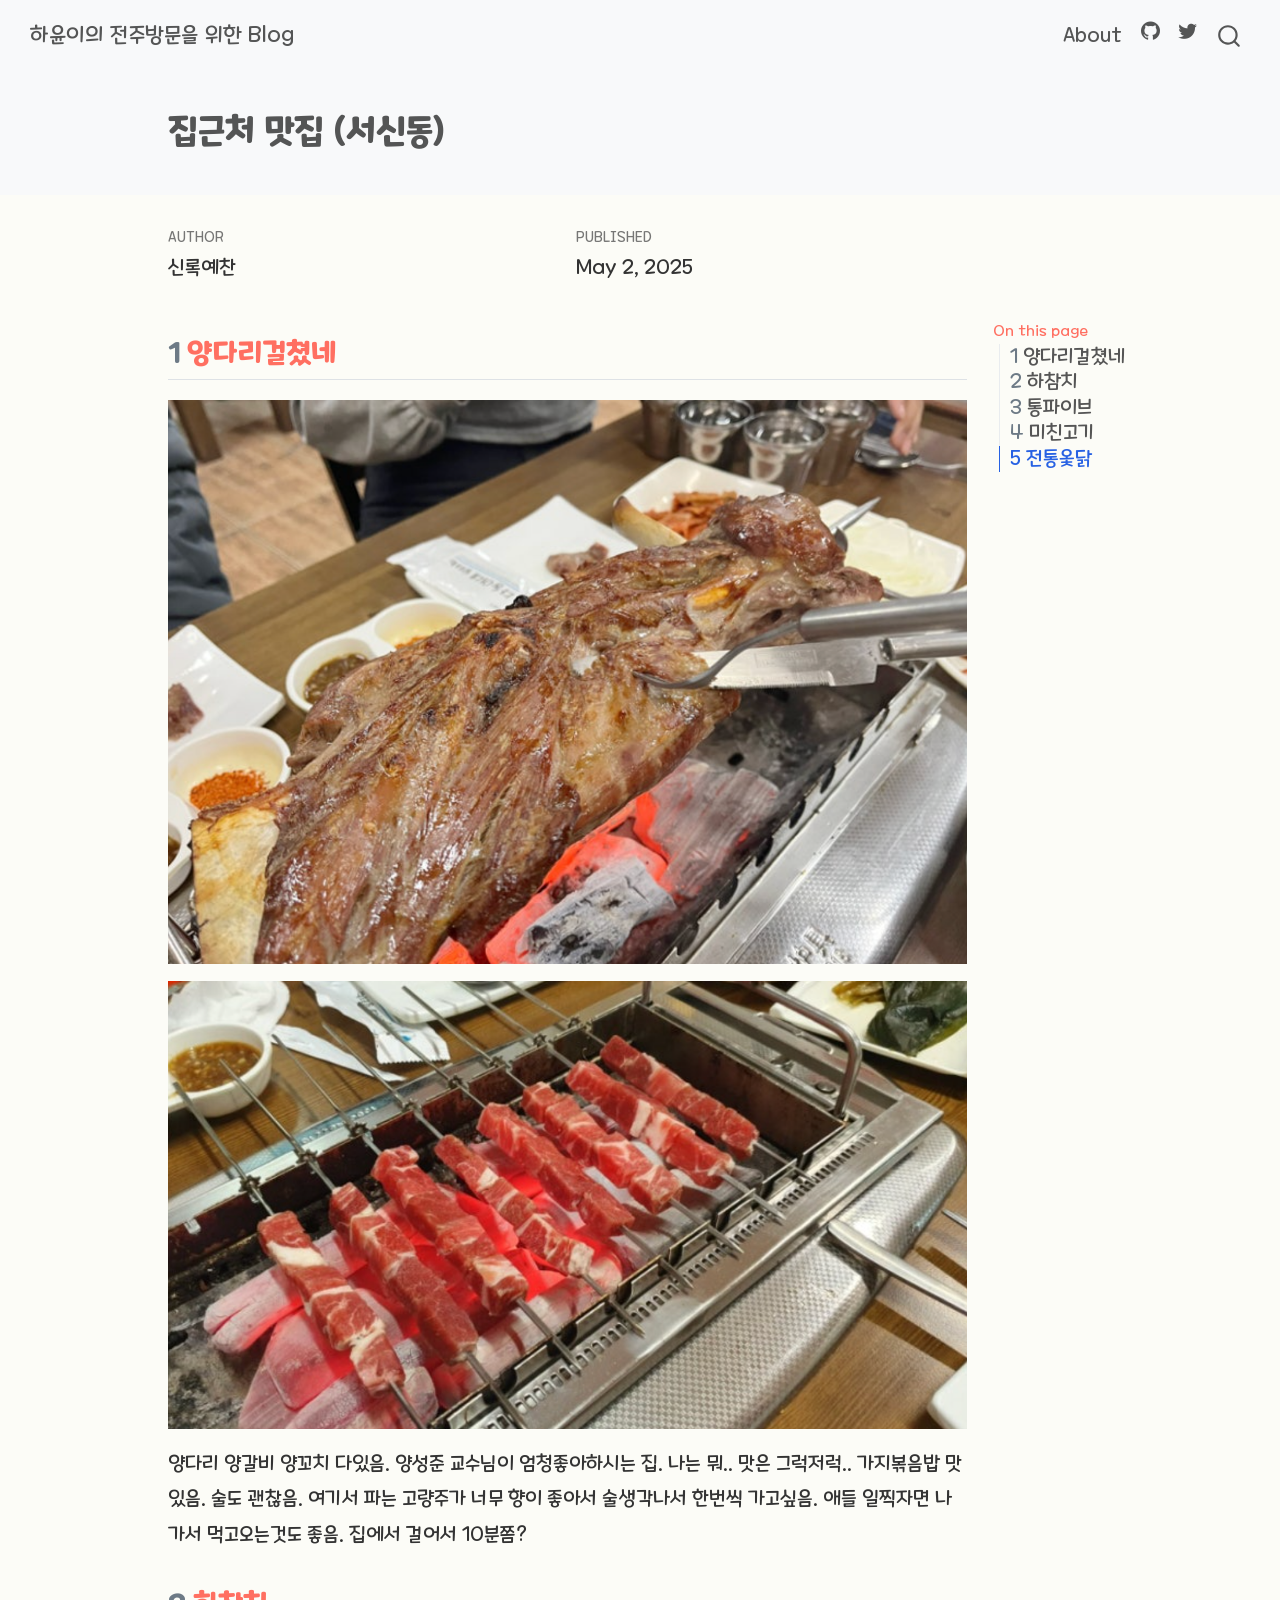
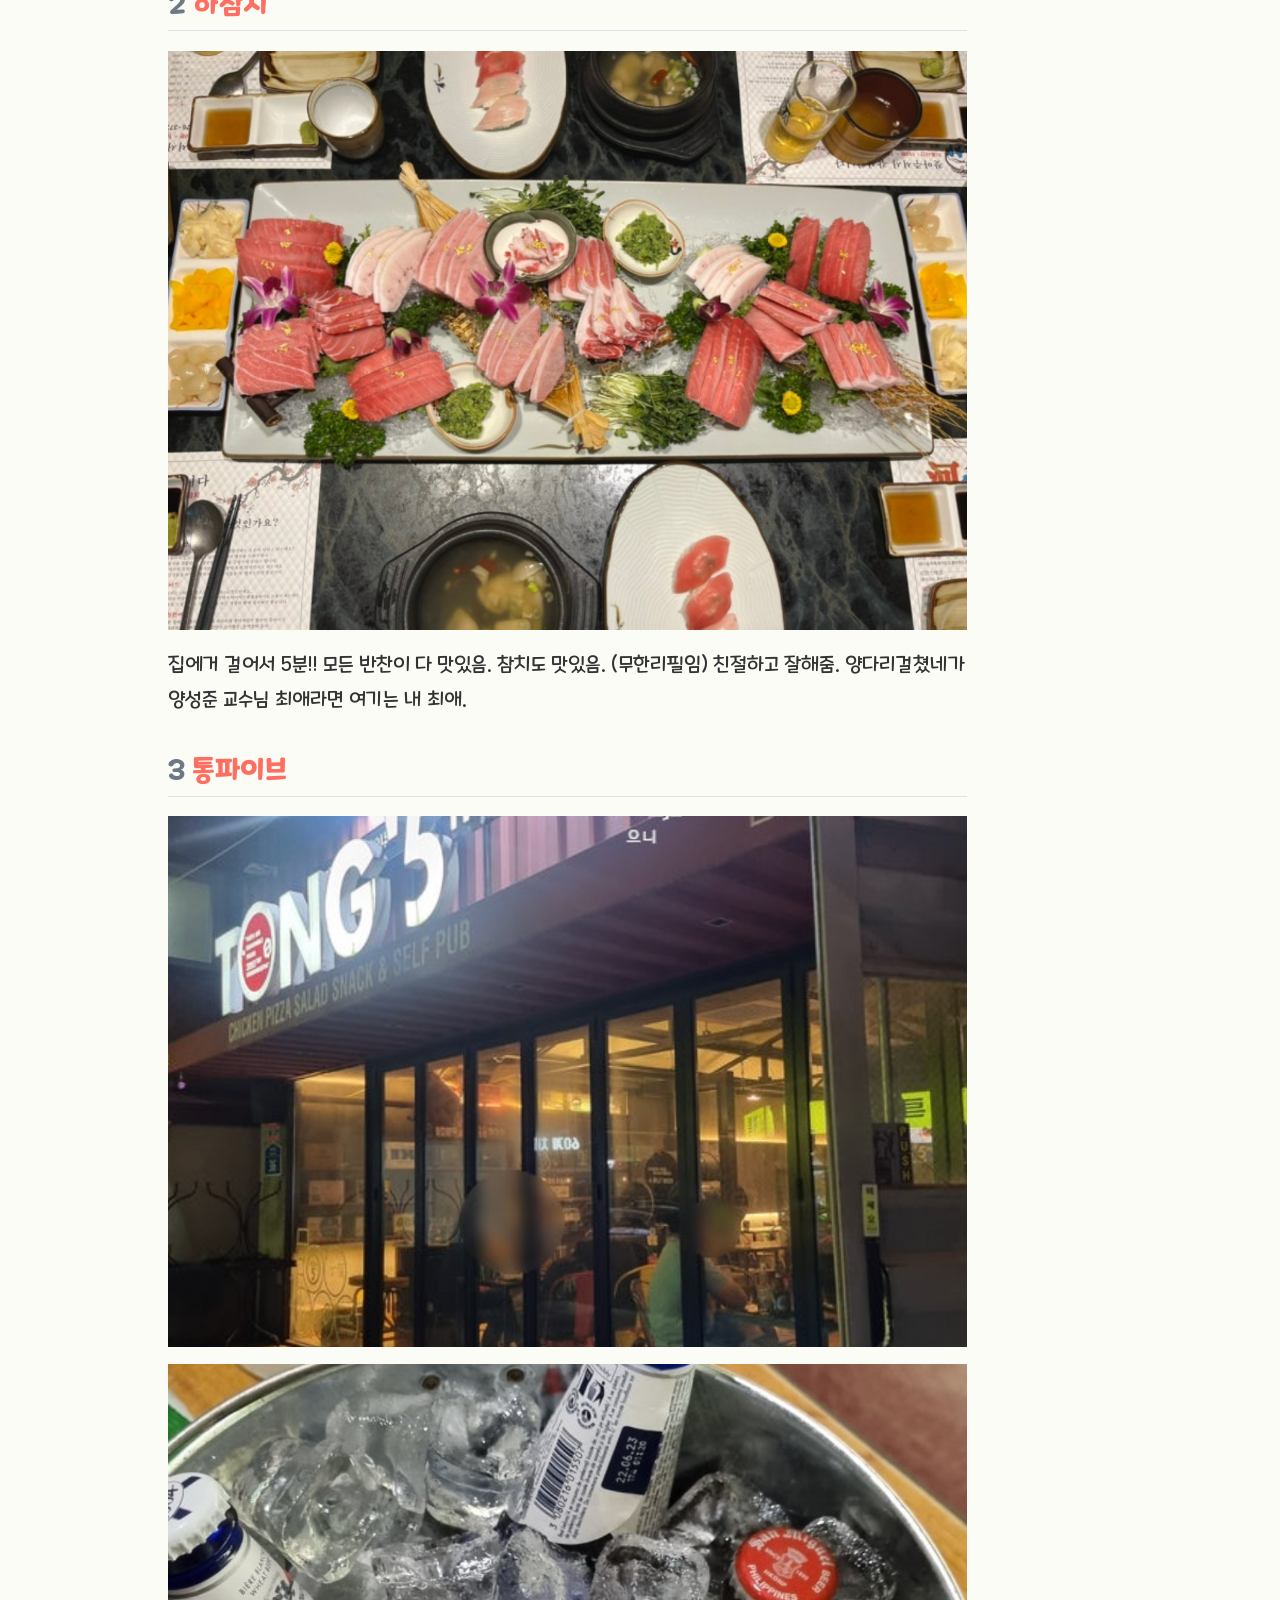
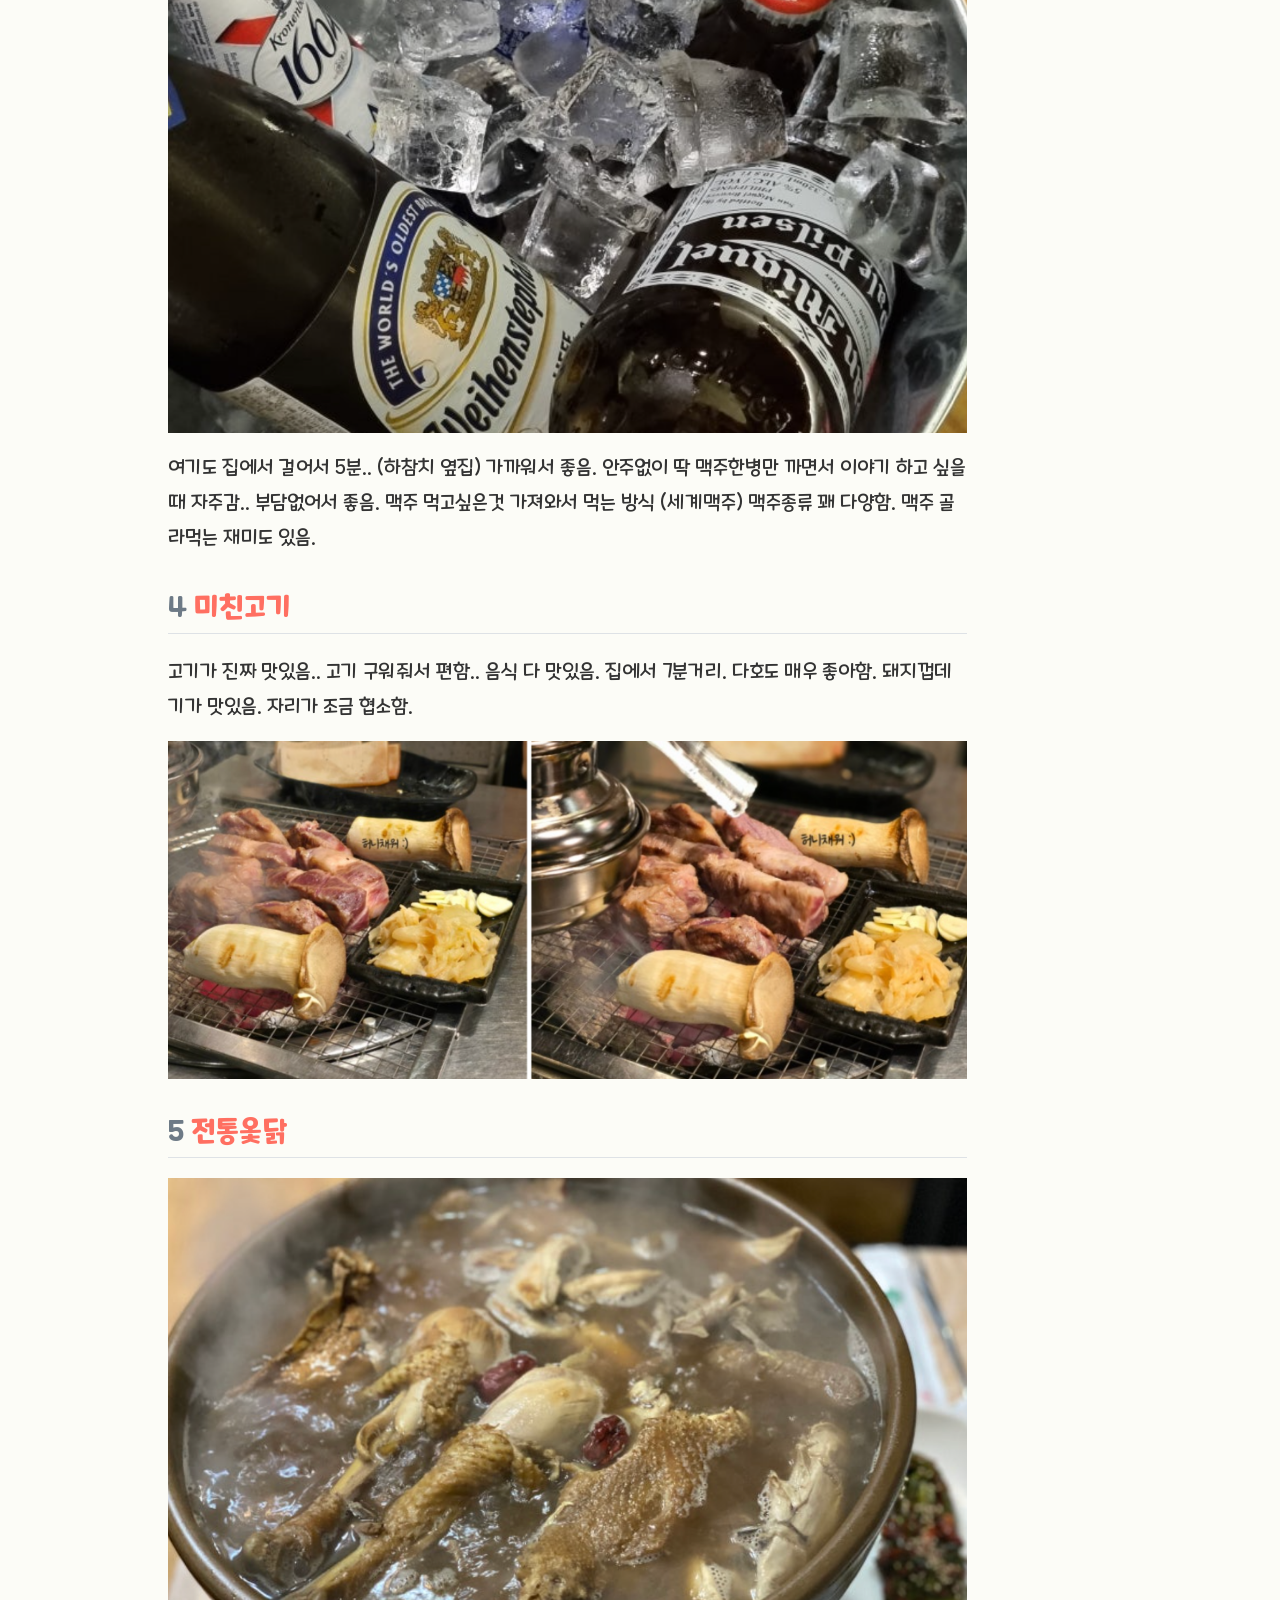
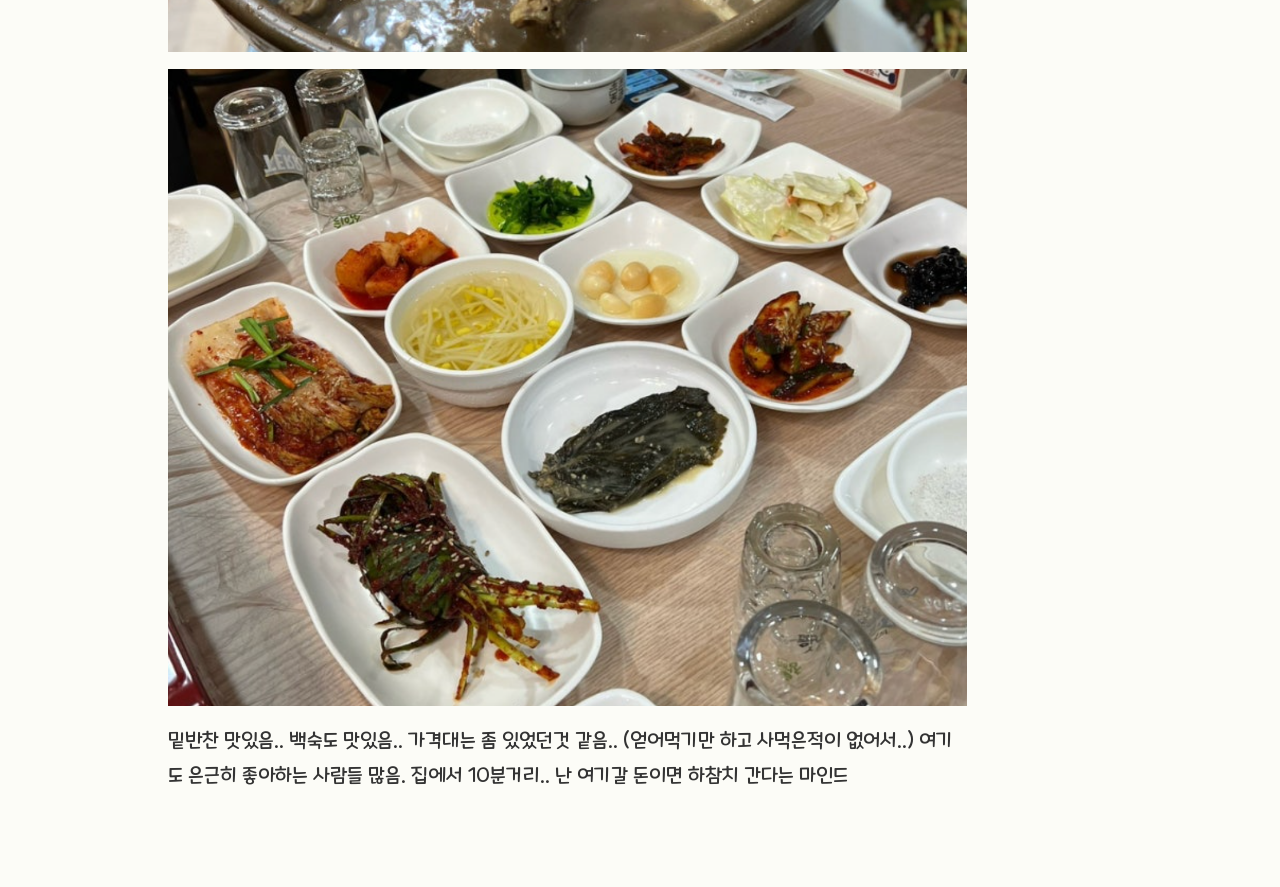
<file: posts/집근처.html>
<!DOCTYPE html>
<html xmlns="http://www.w3.org/1999/xhtml" lang="en" xml:lang="en"><head>

<meta charset="utf-8">
<meta name="generator" content="quarto-1.6.42">

<meta name="viewport" content="width=device-width, initial-scale=1.0, user-scalable=yes">

<meta name="author" content="신록예찬">
<meta name="dcterms.date" content="2025-05-02">

<title>집근처 맛집 (서신동) – 하윤이의 전주방문을 위한 Blog</title>
<style>
code{white-space: pre-wrap;}
span.smallcaps{font-variant: small-caps;}
div.columns{display: flex; gap: min(4vw, 1.5em);}
div.column{flex: auto; overflow-x: auto;}
div.hanging-indent{margin-left: 1.5em; text-indent: -1.5em;}
ul.task-list{list-style: none;}
ul.task-list li input[type="checkbox"] {
  width: 0.8em;
  margin: 0 0.8em 0.2em -1em; /* quarto-specific, see https://github.com/quarto-dev/quarto-cli/issues/4556 */ 
  vertical-align: middle;
}
</style>


<script src="../site_libs/quarto-nav/quarto-nav.js"></script>
<script src="../site_libs/quarto-nav/headroom.min.js"></script>
<script src="../site_libs/clipboard/clipboard.min.js"></script>
<script src="../site_libs/quarto-search/autocomplete.umd.js"></script>
<script src="../site_libs/quarto-search/fuse.min.js"></script>
<script src="../site_libs/quarto-search/quarto-search.js"></script>
<meta name="quarto:offset" content="../">
<script src="../site_libs/quarto-html/quarto.js"></script>
<script src="../site_libs/quarto-html/popper.min.js"></script>
<script src="../site_libs/quarto-html/tippy.umd.min.js"></script>
<script src="../site_libs/quarto-html/anchor.min.js"></script>
<link href="../site_libs/quarto-html/tippy.css" rel="stylesheet">
<link href="../site_libs/quarto-html/quarto-syntax-highlighting-de84f8d6bb715db06a919283c2d1e787.css" rel="stylesheet" id="quarto-text-highlighting-styles">
<script src="../site_libs/bootstrap/bootstrap.min.js"></script>
<link href="../site_libs/bootstrap/bootstrap-icons.css" rel="stylesheet">
<link href="../site_libs/bootstrap/bootstrap-251ce1ae7a9effd692ba97c003cecf85.min.css" rel="stylesheet" append-hash="true" id="quarto-bootstrap" data-mode="light">
<script id="quarto-search-options" type="application/json">{
  "location": "navbar",
  "copy-button": false,
  "collapse-after": 3,
  "panel-placement": "end",
  "type": "overlay",
  "limit": 50,
  "keyboard-shortcut": [
    "f",
    "/",
    "s"
  ],
  "show-item-context": false,
  "language": {
    "search-no-results-text": "No results",
    "search-matching-documents-text": "matching documents",
    "search-copy-link-title": "Copy link to search",
    "search-hide-matches-text": "Hide additional matches",
    "search-more-match-text": "more match in this document",
    "search-more-matches-text": "more matches in this document",
    "search-clear-button-title": "Clear",
    "search-text-placeholder": "",
    "search-detached-cancel-button-title": "Cancel",
    "search-submit-button-title": "Submit",
    "search-label": "Search"
  }
}</script>


<link rel="stylesheet" href="../styles.css">
</head>

<body class="nav-fixed">

<div id="quarto-search-results"></div>
  <header id="quarto-header" class="headroom fixed-top quarto-banner">
    <nav class="navbar navbar-expand-lg " data-bs-theme="dark">
      <div class="navbar-container container-fluid">
      <div class="navbar-brand-container mx-auto">
    <a class="navbar-brand" href="../index.html">
    <span class="navbar-title">하윤이의 전주방문을 위한 Blog</span>
    </a>
  </div>
            <div id="quarto-search" class="" title="Search"></div>
          <button class="navbar-toggler" type="button" data-bs-toggle="collapse" data-bs-target="#navbarCollapse" aria-controls="navbarCollapse" role="menu" aria-expanded="false" aria-label="Toggle navigation" onclick="if (window.quartoToggleHeadroom) { window.quartoToggleHeadroom(); }">
  <span class="navbar-toggler-icon"></span>
</button>
          <div class="collapse navbar-collapse" id="navbarCollapse">
            <ul class="navbar-nav navbar-nav-scroll ms-auto">
  <li class="nav-item">
    <a class="nav-link" href="../about.html"> 
<span class="menu-text">About</span></a>
  </li>  
  <li class="nav-item compact">
    <a class="nav-link" href="https://github.com/"> <i class="bi bi-github" role="img">
</i> 
<span class="menu-text"></span></a>
  </li>  
  <li class="nav-item compact">
    <a class="nav-link" href="https://twitter.com"> <i class="bi bi-twitter" role="img">
</i> 
<span class="menu-text"></span></a>
  </li>  
</ul>
          </div> <!-- /navcollapse -->
            <div class="quarto-navbar-tools">
</div>
      </div> <!-- /container-fluid -->
    </nav>
</header>
<!-- content -->
<header id="title-block-header" class="quarto-title-block default page-columns page-full">
  <div class="quarto-title-banner page-columns page-full">
    <div class="quarto-title column-body">
      <h1 class="title">집근처 맛집 (서신동)</h1>
                      </div>
  </div>
    
  
  <div class="quarto-title-meta">

      <div>
      <div class="quarto-title-meta-heading">Author</div>
      <div class="quarto-title-meta-contents">
               <p>신록예찬 </p>
            </div>
    </div>
      
      <div>
      <div class="quarto-title-meta-heading">Published</div>
      <div class="quarto-title-meta-contents">
        <p class="date">May 2, 2025</p>
      </div>
    </div>
    
      
    </div>
    
  
  </header><div id="quarto-content" class="quarto-container page-columns page-rows-contents page-layout-article page-navbar">
<!-- sidebar -->
<!-- margin-sidebar -->
    <div id="quarto-margin-sidebar" class="sidebar margin-sidebar">
        <nav id="TOC" role="doc-toc" class="toc-active">
    <h2 id="toc-title">On this page</h2>
   
  <ul>
  <li><a href="#양다리걸쳤네" id="toc-양다리걸쳤네" class="nav-link active" data-scroll-target="#양다리걸쳤네"><span class="header-section-number">1</span> 양다리걸쳤네</a></li>
  <li><a href="#하참치" id="toc-하참치" class="nav-link" data-scroll-target="#하참치"><span class="header-section-number">2</span> 하참치</a></li>
  <li><a href="#통파이브" id="toc-통파이브" class="nav-link" data-scroll-target="#통파이브"><span class="header-section-number">3</span> 통파이브</a></li>
  <li><a href="#미친고기" id="toc-미친고기" class="nav-link" data-scroll-target="#미친고기"><span class="header-section-number">4</span> 미친고기</a></li>
  <li><a href="#전통옻닭" id="toc-전통옻닭" class="nav-link" data-scroll-target="#전통옻닭"><span class="header-section-number">5</span> 전통옻닭</a></li>
  </ul>
</nav>
    </div>
<!-- main -->
<main class="content quarto-banner-title-block" id="quarto-document-content">





<section id="양다리걸쳤네" class="level2" data-number="1">
<h2 data-number="1" class="anchored" data-anchor-id="양다리걸쳤네"><span class="header-section-number">1</span> 양다리걸쳤네</h2>
<p><img src="집근처_files/figure-html/e2251bc0-34d7-447c-a813-ee85414688e9-1-c2427486-cdff-4650-9cc9-39dfc0a092fb.png" class="img-fluid"></p>
<p><img src="집근처_files/figure-html/359eeda3-faa5-4b70-850f-14e6f771cdda-1-a83cee7e-93f2-4e51-a41d-e6e67336a0a8.png" class="img-fluid"></p>
<p>양다리 양갈비 양꼬치 다있음. 양성준 교수님이 엄청좋아하시는 집. 나는 뭐.. 맛은 그럭저럭.. 가지볶음밥 맛있음. 술도 괜찮음. 여기서 파는 고량주가 너무 향이 좋아서 술생각나서 한번씩 가고싶음. 애들 일찍자면 나가서 먹고오는것도 좋음. 집에서 걸어서 10분쯤?</p>
</section>
<section id="하참치" class="level2" data-number="2">
<h2 data-number="2" class="anchored" data-anchor-id="하참치"><span class="header-section-number">2</span> 하참치</h2>
<p><img src="집근처_files/figure-html/70048f22-14c2-4c3d-b498-0765764b5ac2-1-105b51f2-2417-477a-a194-883e8d827215.png" class="img-fluid"></p>
<p>집에거 걸어서 5분!! 모든 반찬이 다 맛있음. 참치도 맛있음. (무한리필임) 친절하고 잘해줌. 양다리걸쳤네가 양성준 교수님 최애라면 여기는 내 최애.</p>
</section>
<section id="통파이브" class="level2" data-number="3">
<h2 data-number="3" class="anchored" data-anchor-id="통파이브"><span class="header-section-number">3</span> 통파이브</h2>
<p><img src="집근처_files/figure-html/aba099ac-bf85-4eca-b691-d12c164209e5-1-60c4e719-de70-4690-bafd-8270177d5cb0.png" class="img-fluid"></p>
<p><img src="집근처_files/figure-html/5152a312-0a78-4576-9c37-5ca09f393d2f-1-4d5a00ff-1482-4462-aa67-9751103ae16c.png" class="img-fluid"></p>
<p>여기도 집에서 걸어서 5분.. (하참치 옆집) 가까워서 좋음. 안주없이 딱 맥주한병만 까면서 이야기 하고 싶을때 자주감.. 부담없어서 좋음. 맥주 먹고싶은것 가져와서 먹는 방식 (세계맥주) 맥주종류 꽤 다양함. 맥주 골라먹는 재미도 있음.</p>
</section>
<section id="미친고기" class="level2" data-number="4">
<h2 data-number="4" class="anchored" data-anchor-id="미친고기"><span class="header-section-number">4</span> 미친고기</h2>
<p>고기가 진짜 맛있음.. 고기 구워줘서 편함.. 음식 다 맛있음. 집에서 7분거리. 다호도 매우 좋아함. 돼지껍데기가 맛있음. 자리가 조금 협소함.</p>
<p><img src="집근처_files/figure-html/268eae1b-26a7-4d62-a2db-46172b622438-1-0d313a7b-eacb-4315-80ad-a6ab7a04ecb1.png" class="img-fluid"></p>
</section>
<section id="전통옻닭" class="level2" data-number="5">
<h2 data-number="5" class="anchored" data-anchor-id="전통옻닭"><span class="header-section-number">5</span> 전통옻닭</h2>
<p><img src="집근처_files/figure-html/a8cc3a41-2316-4183-9ef0-c2246d47e538-1-adbd42f9-5855-4e5b-aa94-73aac26fb401.png" class="img-fluid"></p>
<p><img src="집근처_files/figure-html/ff193ec0-e5ee-4e68-9147-99df698f4f09-1-1613e0f6-389d-44f3-b6ed-dfefbef13f04.png" class="img-fluid"></p>
<p>밑반찬 맛있음.. 백숙도 맛있음.. 가격대는 좀 있었던것 같음.. (얻어먹기만 하고 사먹은적이 없어서..) 여기도 은근히 좋아하는 사람들 많음. 집에서 10분거리.. 난 여기갈 돈이면 하참치 간다는 마인드</p>


</section>

</main> <!-- /main -->
<script id="quarto-html-after-body" type="application/javascript">
window.document.addEventListener("DOMContentLoaded", function (event) {
  const toggleBodyColorMode = (bsSheetEl) => {
    const mode = bsSheetEl.getAttribute("data-mode");
    const bodyEl = window.document.querySelector("body");
    if (mode === "dark") {
      bodyEl.classList.add("quarto-dark");
      bodyEl.classList.remove("quarto-light");
    } else {
      bodyEl.classList.add("quarto-light");
      bodyEl.classList.remove("quarto-dark");
    }
  }
  const toggleBodyColorPrimary = () => {
    const bsSheetEl = window.document.querySelector("link#quarto-bootstrap");
    if (bsSheetEl) {
      toggleBodyColorMode(bsSheetEl);
    }
  }
  toggleBodyColorPrimary();  
  const icon = "";
  const anchorJS = new window.AnchorJS();
  anchorJS.options = {
    placement: 'right',
    icon: icon
  };
  anchorJS.add('.anchored');
  const isCodeAnnotation = (el) => {
    for (const clz of el.classList) {
      if (clz.startsWith('code-annotation-')) {                     
        return true;
      }
    }
    return false;
  }
  const onCopySuccess = function(e) {
    // button target
    const button = e.trigger;
    // don't keep focus
    button.blur();
    // flash "checked"
    button.classList.add('code-copy-button-checked');
    var currentTitle = button.getAttribute("title");
    button.setAttribute("title", "Copied!");
    let tooltip;
    if (window.bootstrap) {
      button.setAttribute("data-bs-toggle", "tooltip");
      button.setAttribute("data-bs-placement", "left");
      button.setAttribute("data-bs-title", "Copied!");
      tooltip = new bootstrap.Tooltip(button, 
        { trigger: "manual", 
          customClass: "code-copy-button-tooltip",
          offset: [0, -8]});
      tooltip.show();    
    }
    setTimeout(function() {
      if (tooltip) {
        tooltip.hide();
        button.removeAttribute("data-bs-title");
        button.removeAttribute("data-bs-toggle");
        button.removeAttribute("data-bs-placement");
      }
      button.setAttribute("title", currentTitle);
      button.classList.remove('code-copy-button-checked');
    }, 1000);
    // clear code selection
    e.clearSelection();
  }
  const getTextToCopy = function(trigger) {
      const codeEl = trigger.previousElementSibling.cloneNode(true);
      for (const childEl of codeEl.children) {
        if (isCodeAnnotation(childEl)) {
          childEl.remove();
        }
      }
      return codeEl.innerText;
  }
  const clipboard = new window.ClipboardJS('.code-copy-button:not([data-in-quarto-modal])', {
    text: getTextToCopy
  });
  clipboard.on('success', onCopySuccess);
  if (window.document.getElementById('quarto-embedded-source-code-modal')) {
    const clipboardModal = new window.ClipboardJS('.code-copy-button[data-in-quarto-modal]', {
      text: getTextToCopy,
      container: window.document.getElementById('quarto-embedded-source-code-modal')
    });
    clipboardModal.on('success', onCopySuccess);
  }
    var localhostRegex = new RegExp(/^(?:http|https):\/\/localhost\:?[0-9]*\//);
    var mailtoRegex = new RegExp(/^mailto:/);
      var filterRegex = new RegExp("https:\/\/miruetoto\.github\.io\/hayoon\/");
    var isInternal = (href) => {
        return filterRegex.test(href) || localhostRegex.test(href) || mailtoRegex.test(href);
    }
    // Inspect non-navigation links and adorn them if external
 	var links = window.document.querySelectorAll('a[href]:not(.nav-link):not(.navbar-brand):not(.toc-action):not(.sidebar-link):not(.sidebar-item-toggle):not(.pagination-link):not(.no-external):not([aria-hidden]):not(.dropdown-item):not(.quarto-navigation-tool):not(.about-link)');
    for (var i=0; i<links.length; i++) {
      const link = links[i];
      if (!isInternal(link.href)) {
        // undo the damage that might have been done by quarto-nav.js in the case of
        // links that we want to consider external
        if (link.dataset.originalHref !== undefined) {
          link.href = link.dataset.originalHref;
        }
      }
    }
  function tippyHover(el, contentFn, onTriggerFn, onUntriggerFn) {
    const config = {
      allowHTML: true,
      maxWidth: 500,
      delay: 100,
      arrow: false,
      appendTo: function(el) {
          return el.parentElement;
      },
      interactive: true,
      interactiveBorder: 10,
      theme: 'quarto',
      placement: 'bottom-start',
    };
    if (contentFn) {
      config.content = contentFn;
    }
    if (onTriggerFn) {
      config.onTrigger = onTriggerFn;
    }
    if (onUntriggerFn) {
      config.onUntrigger = onUntriggerFn;
    }
    window.tippy(el, config); 
  }
  const noterefs = window.document.querySelectorAll('a[role="doc-noteref"]');
  for (var i=0; i<noterefs.length; i++) {
    const ref = noterefs[i];
    tippyHover(ref, function() {
      // use id or data attribute instead here
      let href = ref.getAttribute('data-footnote-href') || ref.getAttribute('href');
      try { href = new URL(href).hash; } catch {}
      const id = href.replace(/^#\/?/, "");
      const note = window.document.getElementById(id);
      if (note) {
        return note.innerHTML;
      } else {
        return "";
      }
    });
  }
  const xrefs = window.document.querySelectorAll('a.quarto-xref');
  const processXRef = (id, note) => {
    // Strip column container classes
    const stripColumnClz = (el) => {
      el.classList.remove("page-full", "page-columns");
      if (el.children) {
        for (const child of el.children) {
          stripColumnClz(child);
        }
      }
    }
    stripColumnClz(note)
    if (id === null || id.startsWith('sec-')) {
      // Special case sections, only their first couple elements
      const container = document.createElement("div");
      if (note.children && note.children.length > 2) {
        container.appendChild(note.children[0].cloneNode(true));
        for (let i = 1; i < note.children.length; i++) {
          const child = note.children[i];
          if (child.tagName === "P" && child.innerText === "") {
            continue;
          } else {
            container.appendChild(child.cloneNode(true));
            break;
          }
        }
        if (window.Quarto?.typesetMath) {
          window.Quarto.typesetMath(container);
        }
        return container.innerHTML
      } else {
        if (window.Quarto?.typesetMath) {
          window.Quarto.typesetMath(note);
        }
        return note.innerHTML;
      }
    } else {
      // Remove any anchor links if they are present
      const anchorLink = note.querySelector('a.anchorjs-link');
      if (anchorLink) {
        anchorLink.remove();
      }
      if (window.Quarto?.typesetMath) {
        window.Quarto.typesetMath(note);
      }
      if (note.classList.contains("callout")) {
        return note.outerHTML;
      } else {
        return note.innerHTML;
      }
    }
  }
  for (var i=0; i<xrefs.length; i++) {
    const xref = xrefs[i];
    tippyHover(xref, undefined, function(instance) {
      instance.disable();
      let url = xref.getAttribute('href');
      let hash = undefined; 
      if (url.startsWith('#')) {
        hash = url;
      } else {
        try { hash = new URL(url).hash; } catch {}
      }
      if (hash) {
        const id = hash.replace(/^#\/?/, "");
        const note = window.document.getElementById(id);
        if (note !== null) {
          try {
            const html = processXRef(id, note.cloneNode(true));
            instance.setContent(html);
          } finally {
            instance.enable();
            instance.show();
          }
        } else {
          // See if we can fetch this
          fetch(url.split('#')[0])
          .then(res => res.text())
          .then(html => {
            const parser = new DOMParser();
            const htmlDoc = parser.parseFromString(html, "text/html");
            const note = htmlDoc.getElementById(id);
            if (note !== null) {
              const html = processXRef(id, note);
              instance.setContent(html);
            } 
          }).finally(() => {
            instance.enable();
            instance.show();
          });
        }
      } else {
        // See if we can fetch a full url (with no hash to target)
        // This is a special case and we should probably do some content thinning / targeting
        fetch(url)
        .then(res => res.text())
        .then(html => {
          const parser = new DOMParser();
          const htmlDoc = parser.parseFromString(html, "text/html");
          const note = htmlDoc.querySelector('main.content');
          if (note !== null) {
            // This should only happen for chapter cross references
            // (since there is no id in the URL)
            // remove the first header
            if (note.children.length > 0 && note.children[0].tagName === "HEADER") {
              note.children[0].remove();
            }
            const html = processXRef(null, note);
            instance.setContent(html);
          } 
        }).finally(() => {
          instance.enable();
          instance.show();
        });
      }
    }, function(instance) {
    });
  }
      let selectedAnnoteEl;
      const selectorForAnnotation = ( cell, annotation) => {
        let cellAttr = 'data-code-cell="' + cell + '"';
        let lineAttr = 'data-code-annotation="' +  annotation + '"';
        const selector = 'span[' + cellAttr + '][' + lineAttr + ']';
        return selector;
      }
      const selectCodeLines = (annoteEl) => {
        const doc = window.document;
        const targetCell = annoteEl.getAttribute("data-target-cell");
        const targetAnnotation = annoteEl.getAttribute("data-target-annotation");
        const annoteSpan = window.document.querySelector(selectorForAnnotation(targetCell, targetAnnotation));
        const lines = annoteSpan.getAttribute("data-code-lines").split(",");
        const lineIds = lines.map((line) => {
          return targetCell + "-" + line;
        })
        let top = null;
        let height = null;
        let parent = null;
        if (lineIds.length > 0) {
            //compute the position of the single el (top and bottom and make a div)
            const el = window.document.getElementById(lineIds[0]);
            top = el.offsetTop;
            height = el.offsetHeight;
            parent = el.parentElement.parentElement;
          if (lineIds.length > 1) {
            const lastEl = window.document.getElementById(lineIds[lineIds.length - 1]);
            const bottom = lastEl.offsetTop + lastEl.offsetHeight;
            height = bottom - top;
          }
          if (top !== null && height !== null && parent !== null) {
            // cook up a div (if necessary) and position it 
            let div = window.document.getElementById("code-annotation-line-highlight");
            if (div === null) {
              div = window.document.createElement("div");
              div.setAttribute("id", "code-annotation-line-highlight");
              div.style.position = 'absolute';
              parent.appendChild(div);
            }
            div.style.top = top - 2 + "px";
            div.style.height = height + 4 + "px";
            div.style.left = 0;
            let gutterDiv = window.document.getElementById("code-annotation-line-highlight-gutter");
            if (gutterDiv === null) {
              gutterDiv = window.document.createElement("div");
              gutterDiv.setAttribute("id", "code-annotation-line-highlight-gutter");
              gutterDiv.style.position = 'absolute';
              const codeCell = window.document.getElementById(targetCell);
              const gutter = codeCell.querySelector('.code-annotation-gutter');
              gutter.appendChild(gutterDiv);
            }
            gutterDiv.style.top = top - 2 + "px";
            gutterDiv.style.height = height + 4 + "px";
          }
          selectedAnnoteEl = annoteEl;
        }
      };
      const unselectCodeLines = () => {
        const elementsIds = ["code-annotation-line-highlight", "code-annotation-line-highlight-gutter"];
        elementsIds.forEach((elId) => {
          const div = window.document.getElementById(elId);
          if (div) {
            div.remove();
          }
        });
        selectedAnnoteEl = undefined;
      };
        // Handle positioning of the toggle
    window.addEventListener(
      "resize",
      throttle(() => {
        elRect = undefined;
        if (selectedAnnoteEl) {
          selectCodeLines(selectedAnnoteEl);
        }
      }, 10)
    );
    function throttle(fn, ms) {
    let throttle = false;
    let timer;
      return (...args) => {
        if(!throttle) { // first call gets through
            fn.apply(this, args);
            throttle = true;
        } else { // all the others get throttled
            if(timer) clearTimeout(timer); // cancel #2
            timer = setTimeout(() => {
              fn.apply(this, args);
              timer = throttle = false;
            }, ms);
        }
      };
    }
      // Attach click handler to the DT
      const annoteDls = window.document.querySelectorAll('dt[data-target-cell]');
      for (const annoteDlNode of annoteDls) {
        annoteDlNode.addEventListener('click', (event) => {
          const clickedEl = event.target;
          if (clickedEl !== selectedAnnoteEl) {
            unselectCodeLines();
            const activeEl = window.document.querySelector('dt[data-target-cell].code-annotation-active');
            if (activeEl) {
              activeEl.classList.remove('code-annotation-active');
            }
            selectCodeLines(clickedEl);
            clickedEl.classList.add('code-annotation-active');
          } else {
            // Unselect the line
            unselectCodeLines();
            clickedEl.classList.remove('code-annotation-active');
          }
        });
      }
  const findCites = (el) => {
    const parentEl = el.parentElement;
    if (parentEl) {
      const cites = parentEl.dataset.cites;
      if (cites) {
        return {
          el,
          cites: cites.split(' ')
        };
      } else {
        return findCites(el.parentElement)
      }
    } else {
      return undefined;
    }
  };
  var bibliorefs = window.document.querySelectorAll('a[role="doc-biblioref"]');
  for (var i=0; i<bibliorefs.length; i++) {
    const ref = bibliorefs[i];
    const citeInfo = findCites(ref);
    if (citeInfo) {
      tippyHover(citeInfo.el, function() {
        var popup = window.document.createElement('div');
        citeInfo.cites.forEach(function(cite) {
          var citeDiv = window.document.createElement('div');
          citeDiv.classList.add('hanging-indent');
          citeDiv.classList.add('csl-entry');
          var biblioDiv = window.document.getElementById('ref-' + cite);
          if (biblioDiv) {
            citeDiv.innerHTML = biblioDiv.innerHTML;
          }
          popup.appendChild(citeDiv);
        });
        return popup.innerHTML;
      });
    }
  }
});
</script>
</div> <!-- /content -->




</body></html>
</file>
<file: site_libs/quarto-html/tippy.css>
.tippy-box[data-animation=fade][data-state=hidden]{opacity:0}[data-tippy-root]{max-width:calc(100vw - 10px)}.tippy-box{position:relative;background-color:#333;color:#fff;border-radius:4px;font-size:14px;line-height:1.4;white-space:normal;outline:0;transition-property:transform,visibility,opacity}.tippy-box[data-placement^=top]>.tippy-arrow{bottom:0}.tippy-box[data-placement^=top]>.tippy-arrow:before{bottom:-7px;left:0;border-width:8px 8px 0;border-top-color:initial;transform-origin:center top}.tippy-box[data-placement^=bottom]>.tippy-arrow{top:0}.tippy-box[data-placement^=bottom]>.tippy-arrow:before{top:-7px;left:0;border-width:0 8px 8px;border-bottom-color:initial;transform-origin:center bottom}.tippy-box[data-placement^=left]>.tippy-arrow{right:0}.tippy-box[data-placement^=left]>.tippy-arrow:before{border-width:8px 0 8px 8px;border-left-color:initial;right:-7px;transform-origin:center left}.tippy-box[data-placement^=right]>.tippy-arrow{left:0}.tippy-box[data-placement^=right]>.tippy-arrow:before{left:-7px;border-width:8px 8px 8px 0;border-right-color:initial;transform-origin:center right}.tippy-box[data-inertia][data-state=visible]{transition-timing-function:cubic-bezier(.54,1.5,.38,1.11)}.tippy-arrow{width:16px;height:16px;color:#333}.tippy-arrow:before{content:"";position:absolute;border-color:transparent;border-style:solid}.tippy-content{position:relative;padding:5px 9px;z-index:1}
</file>
<file: site_libs/quarto-html/quarto-syntax-highlighting-de84f8d6bb715db06a919283c2d1e787.css>
/* quarto syntax highlight colors */
:root {
  --quarto-hl-al-color: #ff5555;
  --quarto-hl-an-color: #6a737d;
  --quarto-hl-at-color: #d73a49;
  --quarto-hl-bn-color: #005cc5;
  --quarto-hl-bu-color: #d73a49;
  --quarto-hl-ch-color: #032f62;
  --quarto-hl-co-color: #6a737d;
  --quarto-hl-cv-color: #6a737d;
  --quarto-hl-cn-color: #005cc5;
  --quarto-hl-cf-color: #d73a49;
  --quarto-hl-dt-color: #d73a49;
  --quarto-hl-dv-color: #005cc5;
  --quarto-hl-do-color: #6a737d;
  --quarto-hl-er-color: #ff5555;
  --quarto-hl-ex-color: #d73a49;
  --quarto-hl-fl-color: #005cc5;
  --quarto-hl-fu-color: #6f42c1;
  --quarto-hl-im-color: #032f62;
  --quarto-hl-in-color: #6a737d;
  --quarto-hl-kw-color: #d73a49;
  --quarto-hl-op-color: #24292e;
  --quarto-hl-pp-color: #d73a49;
  --quarto-hl-re-color: #6a737d;
  --quarto-hl-sc-color: #005cc5;
  --quarto-hl-ss-color: #032f62;
  --quarto-hl-st-color: #032f62;
  --quarto-hl-va-color: #e36209;
  --quarto-hl-vs-color: #032f62;
  --quarto-hl-wa-color: #ff5555;
}

/* other quarto variables */
:root {
  --quarto-font-monospace: SFMono-Regular, Menlo, Monaco, Consolas, "Liberation Mono", "Courier New", monospace;
}

code span.al {
  font-weight: bold;
  color: #ff5555;
}

code span.an {
  color: #6a737d;
}

code span.at {
  color: #d73a49;
}

code span.bn {
  color: #005cc5;
}

code span.bu {
  color: #d73a49;
}

code span.ch {
  color: #032f62;
}

code span.co {
  color: #6a737d;
}

code span.cv {
  color: #6a737d;
}

code span.cn {
  color: #005cc5;
}

code span.cf {
  color: #d73a49;
}

code span.dt {
  color: #d73a49;
}

code span.dv {
  color: #005cc5;
}

code span.do {
  color: #6a737d;
}

code span.er {
  color: #ff5555;
  text-decoration: underline;
}

code span.ex {
  font-weight: bold;
  color: #d73a49;
}

code span.fl {
  color: #005cc5;
}

code span.fu {
  color: #6f42c1;
}

code span.im {
  color: #032f62;
}

code span.in {
  color: #6a737d;
}

code span.kw {
  color: #d73a49;
}

pre > code.sourceCode > span {
  color: #24292e;
}

code span {
  color: #24292e;
}

code.sourceCode > span {
  color: #24292e;
}

div.sourceCode,
div.sourceCode pre.sourceCode {
  color: #24292e;
}

code span.op {
  color: #24292e;
}

code span.pp {
  color: #d73a49;
}

code span.re {
  color: #6a737d;
}

code span.sc {
  color: #005cc5;
}

code span.ss {
  color: #032f62;
}

code span.st {
  color: #032f62;
}

code span.va {
  color: #e36209;
}

code span.vs {
  color: #032f62;
}

code span.wa {
  color: #ff5555;
}

.prevent-inlining {
  content: "</";
}

/*# sourceMappingURL=5958b9b1823138480980a6d9d826fad2.css.map */
</file>
<file: styles.css>
/* 웹폰트 선언 */
@font-face {
  font-family: 'MaplestoryWeb';
  src: url('./MaplestoryOTFLight.woff2') format('woff2');
  font-weight: normal;
  font-style: normal;
}

@font-face {
  font-family: 'MaplestoryWeb';
  src: url('./MaplestoryOTFBold.woff2') format('woff2');
  font-weight: bold;
  font-style: normal;
}

/* CSS 변수 설정 */
:root {
    --primary-font: 'MaplestoryWeb';
    --heading-font: 'MaplestoryWeb';
    --accent-font: 'MaplestoryWeb';
    --korean-font: 'MaplestoryWeb';
}

/* 블록 수식 크게: $$ ... $$ */
.math.display {
  font-size: 1.3em !important;
  margin: 1em 0 !important;
}

/* 인라인 수식은 약간 크게: $...$ */
.math.inline {
  font-size: 1.25em !important;
}

/* 기본 스타일 */
body {
    font-family: var(--primary-font);
    font-size: 1.0rem;
    line-height: 1.8;
    margin: 0;
    padding: 0;
    background-color: #fcfcf7;
    color: #555;
}

/* 제목 스타일 */
h1, h2, h3, h4, h5, h6 {
    font-family: var(--heading-font);
    color: #ff6f61;
    margin-bottom: 0.7em;
    text-shadow: none;
}

/* 일반 텍스트 스타일 */
p {
    font-size: 1.15rem;
    color: #333;
    line-height: 1.8;
    font-family: var(--primary-font);
}

/* 목록스타일 */
li {
    font-size: 1.15rem;
    font-family: var(--primary-font);
}

/* 링크 스타일 */
a {
    font-size: 1.15rem;
    text-decoration: none;
    color: #ff6f61;
    font-family: var(--accent-font);
    transition: color 0.3s ease;
}

a:hover {
    text-decoration: underline;
    color: #d64b40;
}

/* 반응형: 태블릿 */
@media (max-width: 1024px) {
    h1 {
        font-size: 1.5rem;
    }

    p {
        font-size: 1.15rem;
    }

    li {
        font-size: 1.15rem;
    }
}

/* 반응형: 모바일 */
@media (max-width: 768px) {
    h1 {
        font-size: 1.5rem;
    }

    p {
        font-size: 1.15rem;
    }
    
    li {
        font-size: 1.15rem;
    }    
}
</file>
